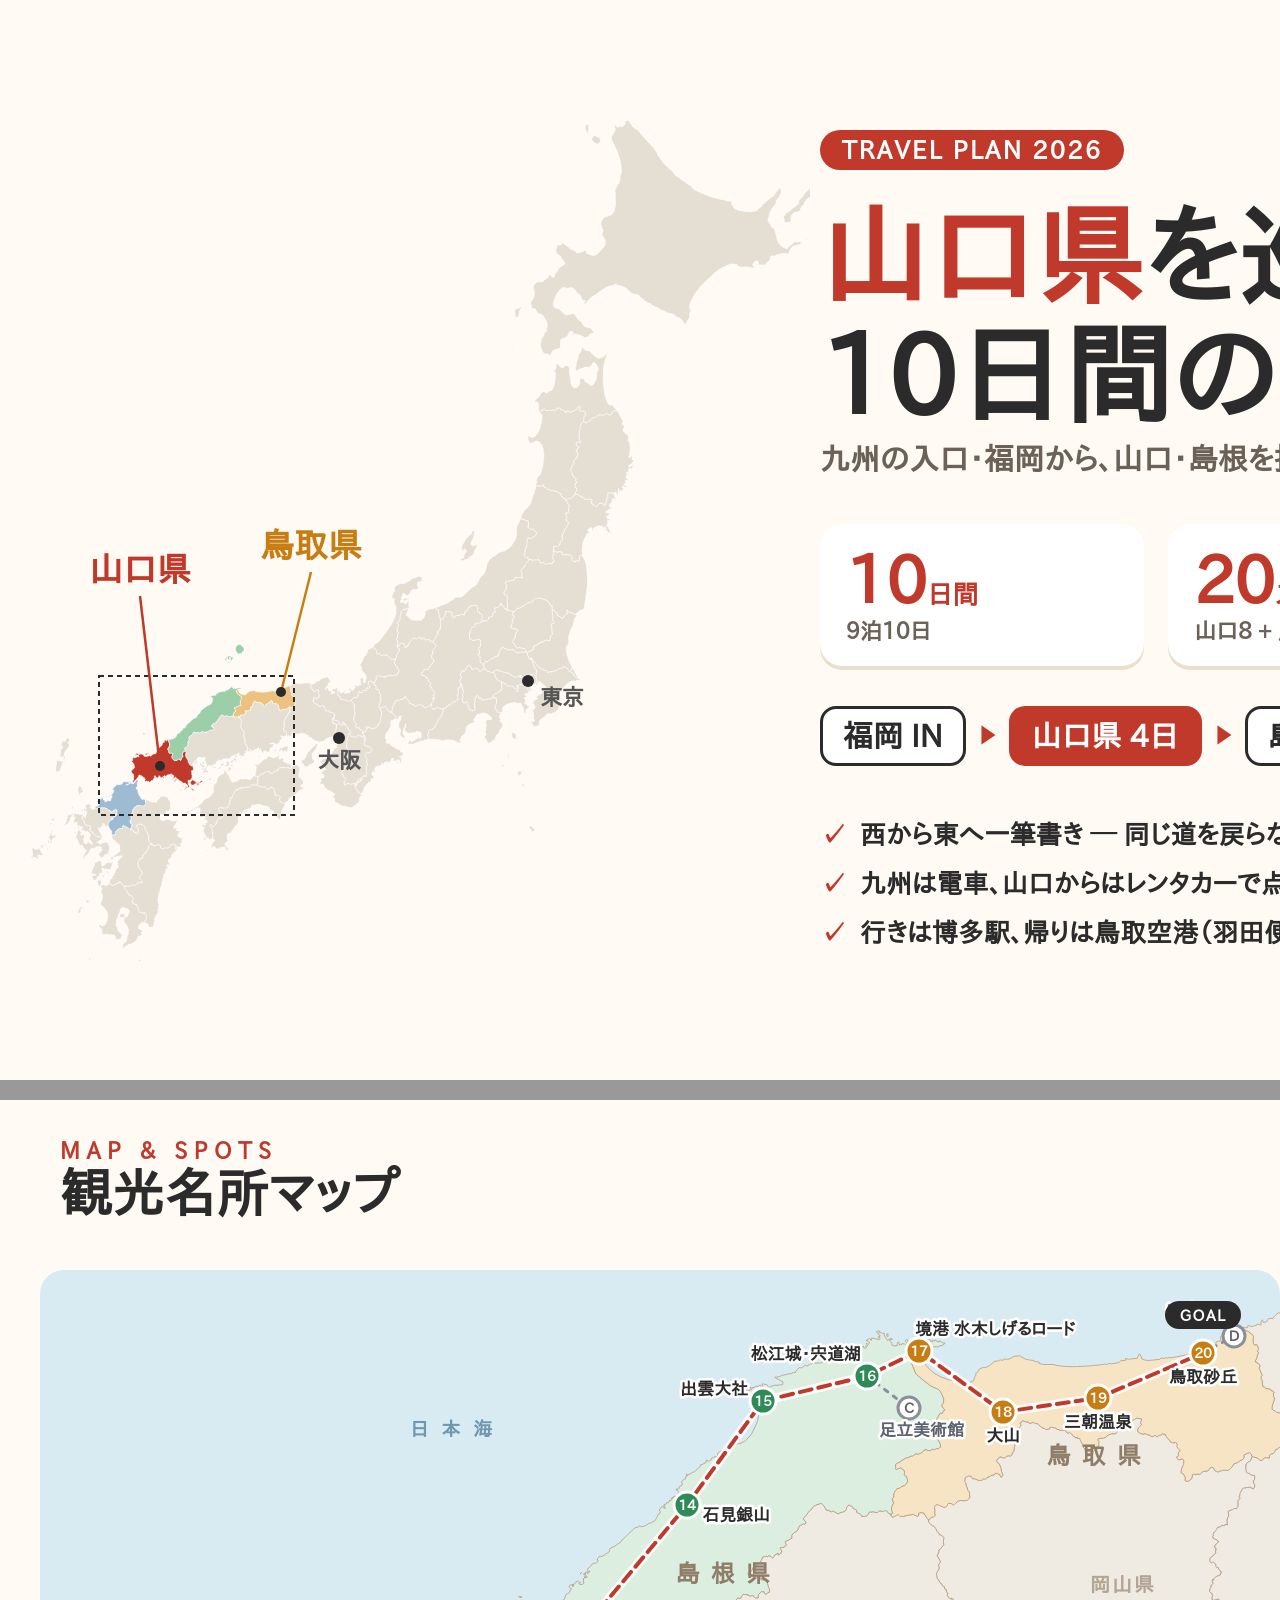
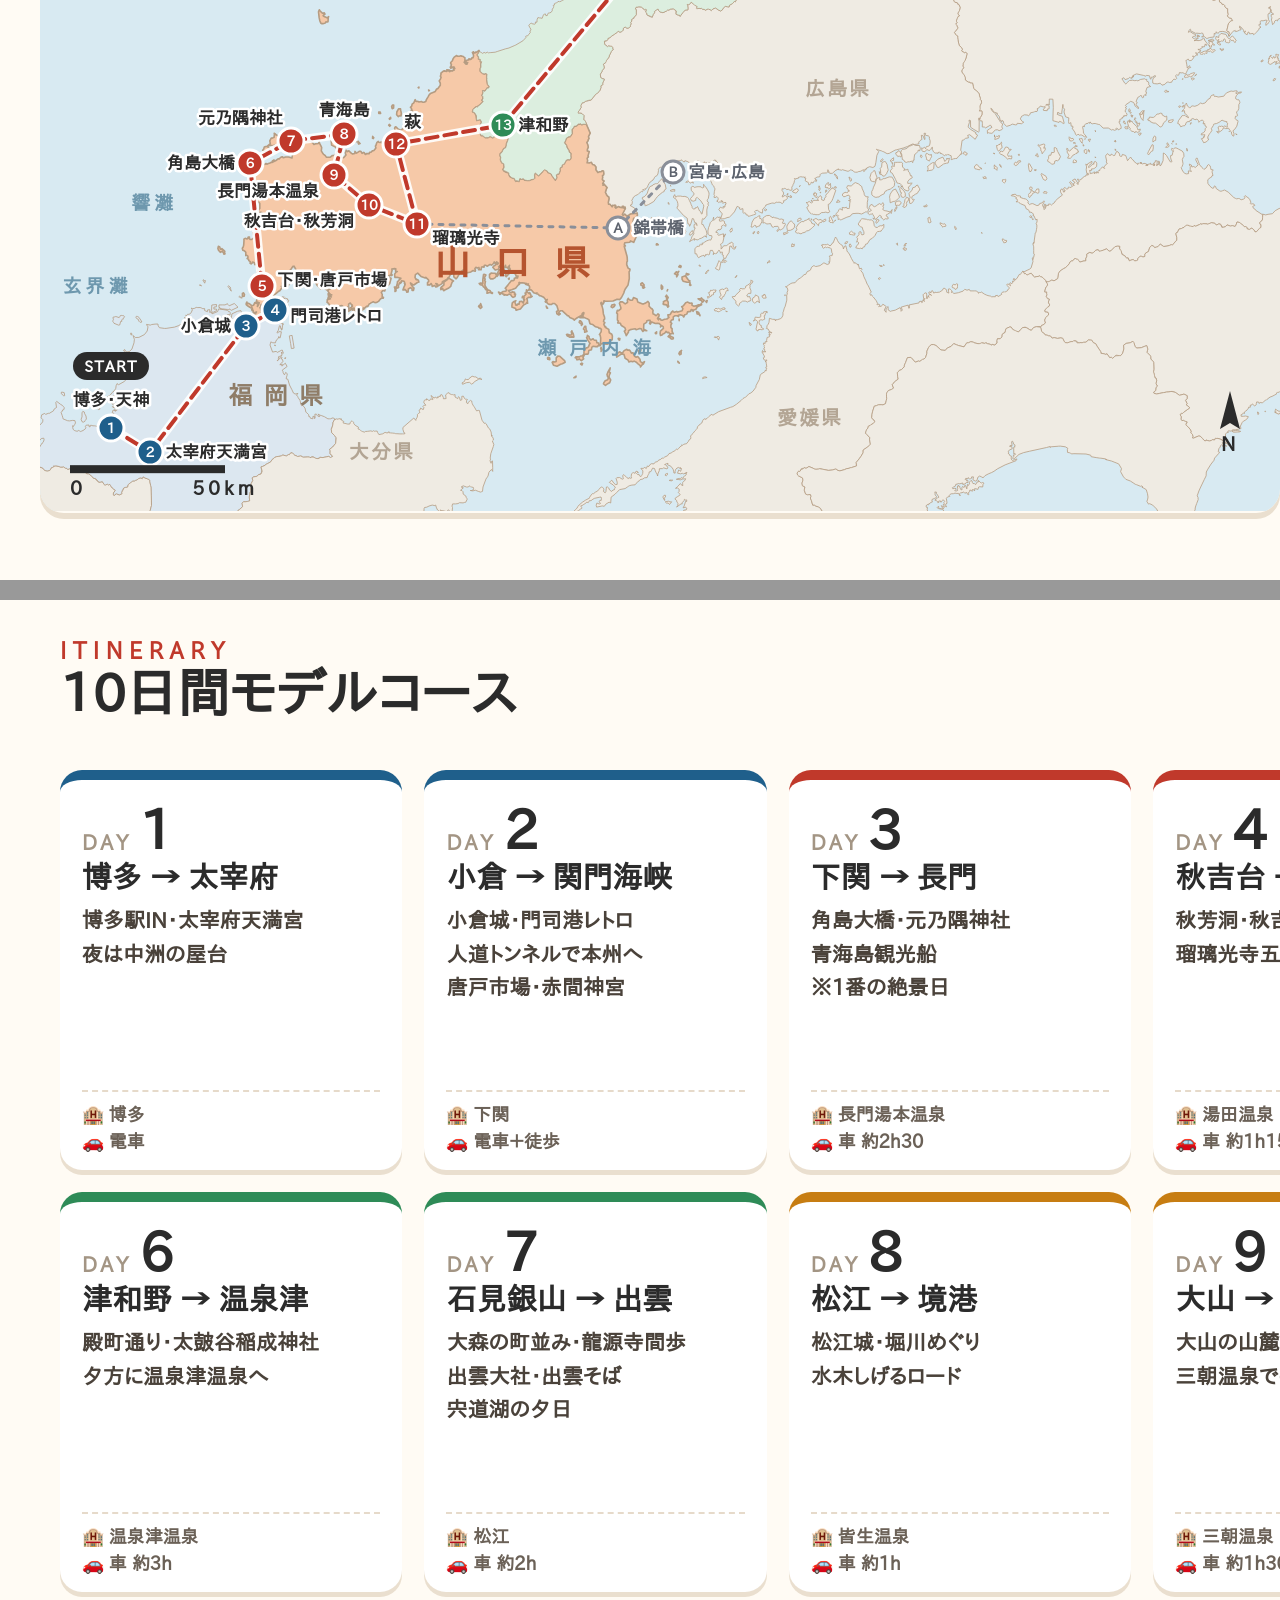
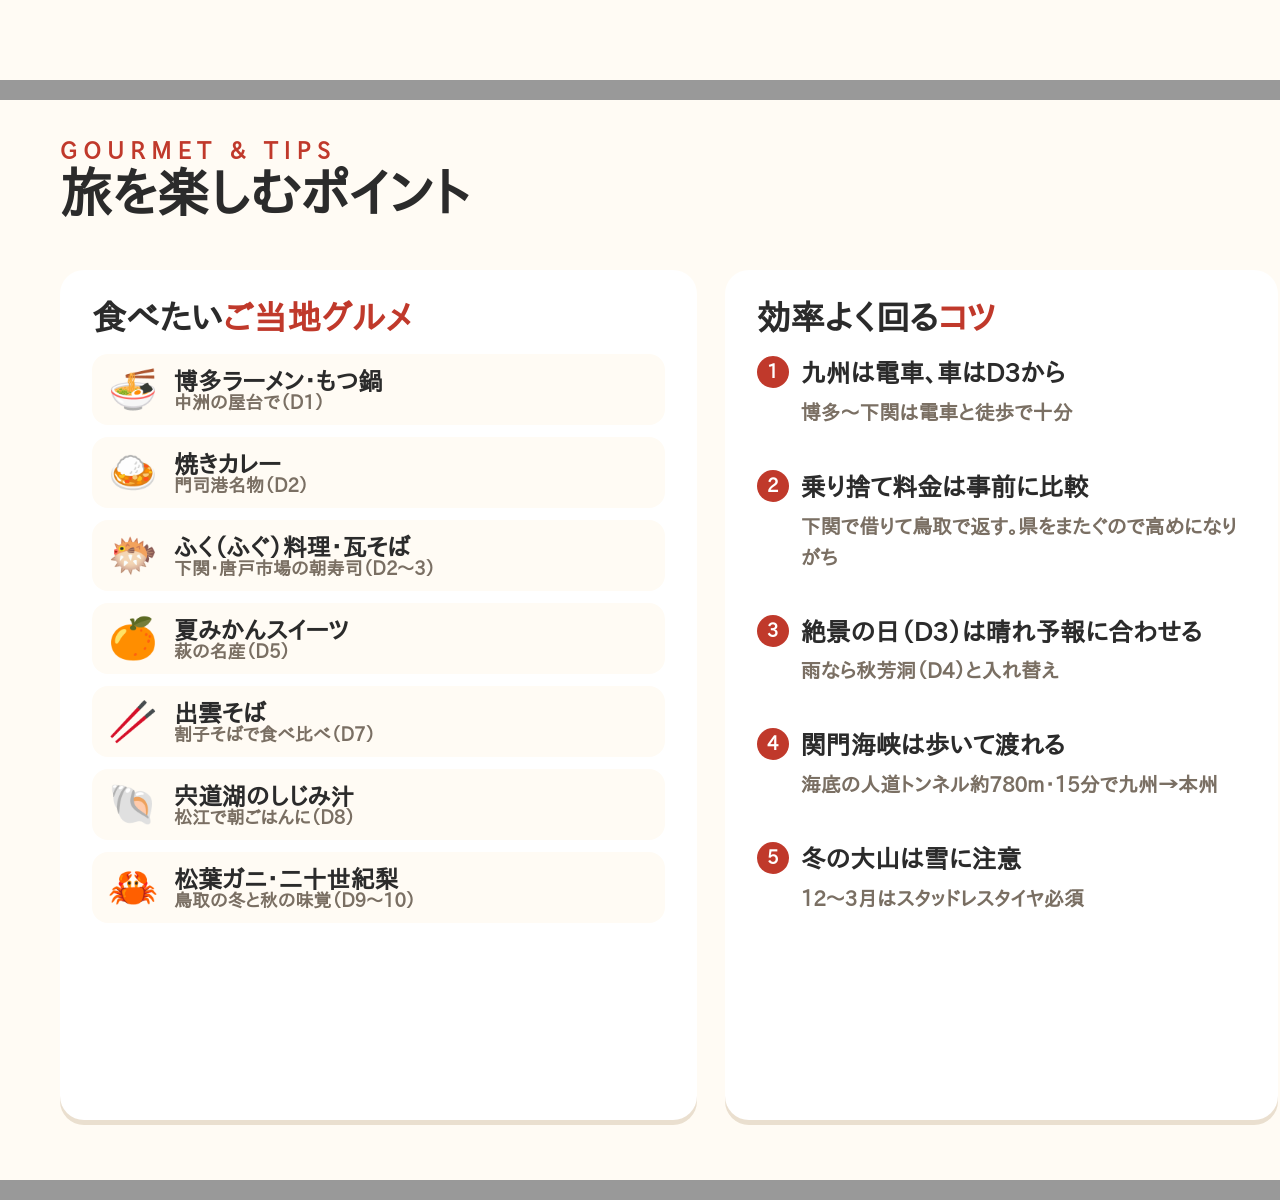
<file: yamaguchi-trip/slides.html>
<!doctype html><html lang="ja"><head><meta charset="utf-8">
<link href="https://fonts.googleapis.com/css2?family=Zen+Maru+Gothic:wght@500;700;900&display=swap" rel="stylesheet">
<style>
:root{--sea:#D8EAF2;--ink:#2B2B2B;--red:#C0392B;--blue:#1F5F8B;--paper:#FFFBF4}
*{box-sizing:border-box;margin:0;padding:0}
body{background:#999;font-family:"Zen Maru Gothic","IPAPGothic",sans-serif;color:var(--ink)}
.slide{width:1920px;height:1080px;background:var(--paper);position:relative;overflow:hidden;margin-bottom:20px}
.hdr{position:absolute;left:60px;top:40px}
.hdr .k{font-size:22px;letter-spacing:.3em;color:var(--red);font-weight:700}
.hdr h2{font-size:52px;font-weight:900;margin-top:4px}
.pg{position:absolute;right:60px;top:52px;font-size:22px;color:#8a7f72;font-weight:700}
/* slide1 */
.s1 .jp{position:absolute;left:30px;top:110px}
.jlbl{font-size:34px;font-weight:900;fill:var(--red)} .jsm{font-size:22px;fill:#555;font-weight:700}
.s1 .right{position:absolute;left:820px;top:130px;width:1020px}
.s1 .tag{display:inline-block;background:var(--red);color:#fff;font-weight:700;padding:8px 22px;border-radius:30px;font-size:24px;letter-spacing:.1em}
.s1 h1{font-size:108px;font-weight:900;line-height:1.1;margin:26px 0 10px}
.s1 h1 span{color:var(--red)}
.s1 .sub{font-size:30px;color:#6b6157;font-weight:700}
.stats{display:flex;gap:24px;margin:50px 0 40px}
.stat{flex:1;background:#fff;border-radius:22px;padding:24px 26px;box-shadow:0 4px 0 #EADFCF}
.stat b{font-size:64px;font-weight:900;color:var(--red);line-height:1} .stat b small{font-size:26px}
.stat p{font-size:22px;font-weight:700;margin-top:8px;color:#6b6157}
.flow{display:flex;align-items:center;gap:14px;font-size:30px;font-weight:900}
.flow .st{background:#fff;border:3px solid var(--ink);border-radius:16px;padding:12px 20px}
.flow .st.y{background:var(--red);border-color:var(--red);color:#fff}
.flow i{font-style:normal;color:var(--red)}
.points{margin-top:44px;font-size:26px;font-weight:700;line-height:1.9}
.points li{list-style:none;padding-left:40px;position:relative}
.points li:before{content:"✓";position:absolute;left:0;color:var(--red);font-weight:900}
/* slide2 */
.s2 .mapwrap{position:absolute;left:40px;top:170px;border-radius:24px;overflow:hidden;box-shadow:0 6px 0 #EADFCF}
.pref{font-size:24px;font-weight:900;fill:#8f7d68;letter-spacing:.1em} .pref.dim{font-size:20px;fill:#b3a594;font-weight:700} .pref.main{font-size:36px;fill:#B5542F;letter-spacing:.2em}
.sea{font-size:19px;fill:#6E98AE;font-weight:700;letter-spacing:.2em}
.mk{font-size:14px;font-weight:900;fill:#fff} .mk.gray{fill:#5d636e}
.lbl{font-size:17px;font-weight:900;fill:var(--ink)} .lbl.gray{fill:#5d636e;font-weight:700}
.halo{paint-order:stroke;stroke:#fff;stroke-width:5px;stroke-linejoin:round}
.flag{font-size:15px;font-weight:900;fill:#fff;letter-spacing:.1em}
.s2 .side{position:absolute;left:1310px;top:40px;right:40px}
.s2 h3{font-size:19px;font-weight:900;margin:12px 0 6px;padding-left:12px;border-left:8px solid}
.s2 ul{list-style:none;display:grid;grid-template-columns:1fr 1fr;gap:6px 8px}
.s2 li{display:flex;align-items:center;gap:8px;background:#fff;border-radius:12px;padding:6px 8px}
.s2 li .dot{flex:none;width:28px;height:28px;border-radius:50%;color:#fff;font-weight:900;font-size:13px;display:grid;place-items:center}
.s2 li div{flex:1;line-height:1.2;min-width:0} .s2 li b{font-size:14.5px;display:block} .s2 li small{font-size:12px;color:#7a6f63;font-weight:700}
.s2 li em{font-style:normal;font-size:12px;font-weight:900;background:#F3E6D4;border-radius:8px;padding:2px 6px;color:#8a5a2b;flex:none}
.optl{font-size:15px;font-weight:700;line-height:1.6;color:#5d636e}
.routekey{display:flex;gap:14px;font-size:15px;font-weight:700;margin-top:10px;color:#5d636e;align-items:center}
/* slide3 */
.grid{position:absolute;left:60px;right:60px;top:170px;display:grid;grid-template-columns:repeat(5,1fr);gap:22px}
.card{background:#fff;border-radius:22px;padding:22px 22px 18px;height:400px;display:flex;flex-direction:column;box-shadow:0 5px 0 #EADFCF;border-top:10px solid var(--blue)}
.card.y{border-top-color:var(--red)}
.dn{font-size:20px;font-weight:900;color:#a39584;letter-spacing:.15em} .dn b{font-size:54px;color:var(--ink);margin-left:8px;letter-spacing:0}
.card h4{font-size:30px;font-weight:900;margin:6px 0 12px}
.card p{font-size:21px;font-weight:700;line-height:1.6;color:#4a423a;flex:1}
.meta{display:flex;flex-direction:column;gap:6px;font-size:18px;font-weight:700;border-top:2px dashed #E6DACA;padding-top:12px;color:#6b6157}
.legend3{position:absolute;right:60px;top:60px;display:flex;gap:24px;font-size:20px;font-weight:700}
.legend3 span:before{content:"";display:inline-block;width:26px;height:10px;border-radius:5px;margin-right:8px;vertical-align:middle;background:var(--c)}
/* slide4 */
.cols{position:absolute;left:60px;right:60px;top:170px;display:grid;grid-template-columns:1.15fr 1fr 1fr;gap:28px}
.box{background:#fff;border-radius:24px;padding:30px 32px;box-shadow:0 5px 0 #EADFCF;height:850px}
.box h3{font-size:34px;font-weight:900;margin-bottom:20px} .box h3 span{color:var(--red)}
.food{display:grid;grid-template-columns:1fr;gap:12px}
.food div{display:flex;gap:16px;align-items:center;background:var(--paper);border-radius:16px;padding:12px 16px}
.food i{font-style:normal;font-size:40px} .food b{font-size:24px;display:block} .food small{font-size:18px;color:#7a6f63;font-weight:700}
.tips li{list-style:none;font-size:25px;font-weight:700;line-height:1.55;margin-bottom:40px;padding-left:44px;position:relative}
.tips li:before{content:attr(data-n);position:absolute;left:0;top:2px;width:32px;height:32px;border-radius:50%;background:var(--red);color:#fff;font-size:18px;display:grid;place-items:center}
.tips li small{display:block;font-size:20px;margin-top:4px;color:#7a6f63}
</style></head><body>
<section class="slide s1" id="s1">
 <div class="jp"><svg viewBox="0 0 780 851" width="780" height="851">
<path d="M288.5,580.1L287.3,580.3L286.1,580.6L285.3,581.3L284.0,581.5L283.1,580.7L282.6,579.4L281.6,578.6L281.0,577.8L280.4,576.9L280.9,575.8L281.1,574.5L280.9,573.2L281.8,573.8L283.5,573.9L284.7,573.3L285.4,572.5L286.0,571.7L286.9,571.2L288.2,571.0L289.6,570.4L290.6,569.5L291.0,568.5L292.4,568.2L293.6,567.8L294.7,567.4L296.1,567.2L296.7,566.4L297.6,567.1L298.4,568.3L299.2,569.1L299.8,569.9L300.5,570.8L300.3,572.3L299.2,572.6L298.3,573.6L297.8,575.4L297.0,576.3L296.1,577.3L295.5,578.2L295.3,579.5L296.2,578.7L297.2,577.9L297.9,577.0L298.1,578.2L299.2,578.8L298.1,579.1L298.6,580.3L299.8,581.3L301.1,581.0L301.9,581.9L301.4,583.1L301.1,584.2L302.4,583.6L303.3,582.8L304.0,583.6L304.6,582.8L304.7,581.4L303.9,582.1L302.3,582.0L302.2,580.8L302.2,579.3L303.6,579.1L304.8,578.7L306.0,578.4L306.4,577.3L307.2,576.6L307.0,577.9L307.8,578.5L307.4,579.9L307.0,580.9L307.9,581.7L308.2,582.9L307.5,583.8L308.0,584.8L308.8,585.6L309.3,586.7L310.6,587.3L310.5,588.8L311.6,589.3L312.9,589.4L314.1,589.6L315.5,590.0L316.5,590.4L317.5,590.9L318.9,590.6L320.1,590.3L321.3,590.6L322.0,591.5L322.5,592.4L323.3,593.2L323.7,594.3L324.3,595.1L325.1,594.4L324.8,595.9L324.4,597.0L324.1,598.2L324.5,599.9L324.9,601.6L325.0,603.1L324.8,604.3L324.4,605.4L324.2,606.7L323.7,608.0L324.0,609.2L324.3,610.6L325.0,611.7L325.4,612.9L326.3,613.8L326.0,615.0L325.6,616.3L326.2,617.3L327.1,618.1L328.2,617.4L329.1,616.9L329.1,618.3L329.7,619.1L330.4,620.0L331.6,619.7L332.0,620.7L332.9,621.4L332.2,622.2L332.7,623.1L333.1,624.2L333.9,625.5L333.5,626.7L332.6,627.4L331.4,627.2L331.0,626.0L329.9,625.6L328.4,625.6L327.3,626.1L326.8,627.4L324.9,627.6L324.0,627.1L322.9,626.7L321.6,626.5L320.8,625.9L319.9,625.1L319.5,623.5L320.1,622.6L319.9,621.2L319.1,620.4L318.4,619.3L317.9,618.3L317.5,617.2L316.8,616.3L315.9,615.5L315.2,614.5L314.1,614.9L314.5,613.2L313.6,612.5L312.6,613.0L312.1,613.9L312.9,615.1L311.7,615.6L310.4,614.8L309.5,613.9L308.7,613.3L308.6,611.8L307.6,610.8L306.4,610.3L305.0,610.4L303.9,609.9L303.8,608.3L304.3,606.6L304.9,605.8L304.3,604.7L303.6,603.4L302.3,603.0L301.6,602.3L300.4,602.6L299.4,602.2L299.9,601.1L298.5,600.7L297.1,601.1L296.2,601.6L295.3,601.0L295.5,599.7L295.1,598.5L293.9,597.9L294.2,596.3L293.0,595.7L291.3,596.0L290.5,596.8L289.6,596.3L288.5,595.8L287.3,595.4L286.9,594.4L285.8,593.9L284.6,593.5L283.6,593.0L283.5,591.6L283.2,590.0L283.5,588.8L283.9,587.5L285.5,587.9L286.4,588.7L287.5,588.3L288.2,587.4L289.1,586.8L289.1,585.0L288.7,583.8L288.4,582.4L288.8,581.1Z" fill="#E4DED3" stroke="#fff" stroke-width=".6"/>
<path d="M56.6,691.4L56.1,690.4L56.6,691.4ZM51.9,692.8L51.2,691.9L52.4,691.7L51.9,692.8ZM57.1,693.9L57.4,692.6L57.1,693.9ZM64.5,698.1L65.8,698.0L67.2,698.1L68.6,697.9L70.1,698.1L71.2,697.8L72.5,697.6L73.7,697.9L74.9,697.6L76.1,698.5L77.7,699.3L78.7,700.2L79.7,700.7L80.9,701.2L81.1,702.4L82.4,702.1L82.9,701.0L84.1,700.0L85.4,699.5L86.6,699.7L87.0,701.0L87.0,702.4L87.0,704.0L86.8,705.4L85.4,705.6L84.2,706.1L84.4,707.5L83.1,708.1L82.8,709.2L82.1,708.2L81.8,709.5L81.3,710.5L80.3,710.1L80.0,711.2L79.6,712.4L78.6,713.0L78.0,714.2L78.5,715.2L78.7,716.6L77.1,716.7L75.7,716.6L75.2,715.6L74.6,714.8L74.2,713.7L72.7,713.6L72.8,715.2L71.6,716.4L70.3,717.5L69.4,718.5L68.6,717.8L68.2,718.9L69.0,719.6L69.3,720.9L70.0,721.8L70.4,722.8L70.9,723.9L71.2,725.0L72.0,725.7L72.8,726.8L71.8,727.4L70.6,727.2L69.2,726.6L67.7,726.5L66.6,726.2L65.5,725.7L64.7,724.8L64.0,723.9L62.8,723.5L62.5,722.2L61.5,721.5L60.3,720.9L59.7,720.0L59.4,718.9L60.5,718.7L60.4,717.3L60.1,716.0L58.9,715.7L57.7,716.0L56.7,715.2L55.5,715.1L54.6,714.5L54.2,713.4L54.2,712.0L53.7,710.5L52.8,709.5L52.1,708.4L52.3,707.1L52.7,706.0L54.1,706.3L54.7,707.2L55.3,708.3L55.0,707.1L55.8,706.3L55.0,705.7L55.9,705.1L56.3,703.9L56.7,702.8L56.6,701.4L55.2,701.3L54.4,700.6L53.8,699.8L53.0,699.0L54.1,698.6L54.4,697.5L55.3,698.5L55.7,699.6L56.3,698.4L55.3,697.9L55.5,696.7L55.1,695.5L56.1,696.0L55.6,695.0L56.0,694.1L57.3,694.7L57.8,693.7L59.0,694.0L60.4,694.8L61.3,695.6L60.6,696.3L60.0,697.4L60.7,698.2L61.7,699.0L62.8,699.5L64.2,699.3L64.5,698.1Z" fill="#E4DED3" stroke="#fff" stroke-width=".6"/>
<path d="M112.5,714.5L113.4,715.5L114.2,716.2L115.0,717.6L115.3,719.0L115.9,720.7L116.8,721.4L117.4,722.8L117.8,724.3L118.6,725.2L119.1,726.2L118.6,727.2L118.6,728.8L118.9,730.2L119.4,731.8L120.2,732.6L121.2,733.3L122.0,733.9L121.2,734.7L119.8,735.0L119.0,736.0L118.6,737.1L118.3,738.7L117.1,740.4L115.6,741.4L115.4,742.7L114.9,743.7L113.5,744.4L112.8,745.3L112.8,747.2L112.3,748.4L111.2,748.9L110.1,748.5L109.4,749.3L109.2,750.5L108.6,751.4L108.2,752.6L107.9,753.9L108.3,755.1L108.4,756.9L109.1,758.1L109.8,758.7L110.7,759.3L111.1,760.7L111.6,762.1L112.5,763.1L112.1,764.2L111.5,765.3L110.8,766.0L109.9,766.8L109.7,768.1L110.7,768.5L111.1,769.6L112.1,770.5L112.1,772.1L111.9,773.3L110.8,772.9L109.4,772.6L108.2,772.1L107.4,772.9L106.9,773.9L106.4,775.1L105.1,775.3L103.8,774.9L102.4,775.0L101.4,776.1L100.0,776.1L97.7,776.4L96.5,776.1L95.0,776.3L93.3,775.2L92.5,774.6L91.9,773.4L90.6,773.1L90.1,771.4L89.2,772.3L88.3,773.2L87.0,773.5L86.0,774.3L84.6,774.3L83.9,775.2L82.6,775.5L80.8,775.2L80.1,773.7L79.2,772.7L79.4,771.6L79.7,770.3L80.3,769.3L81.1,768.7L82.5,768.5L81.8,767.7L82.2,766.7L83.0,765.9L83.6,765.1L83.8,763.9L84.4,763.0L85.0,762.0L85.3,760.3L86.8,758.6L87.6,757.9L88.5,757.2L88.0,756.0L87.3,754.8L87.9,753.6L86.8,752.0L87.7,751.0L88.5,750.2L89.1,749.3L90.0,748.2L91.1,747.7L90.4,746.8L92.0,747.0L92.3,745.8L90.6,745.9L89.6,746.3L88.1,746.4L86.7,746.7L85.7,747.1L84.3,747.2L83.1,746.5L83.7,745.7L85.0,744.8L86.0,744.3L87.0,743.8L87.5,742.8L88.7,741.9L90.0,741.3L90.0,739.5L89.6,738.4L89.9,737.0L89.7,735.8L88.9,734.9L88.3,733.6L86.5,733.5L86.4,731.9L85.0,731.0L84.1,730.4L83.4,729.6L82.5,728.9L82.2,727.6L82.0,725.7L81.3,724.8L82.9,724.8L84.4,724.8L85.7,724.5L85.3,723.4L84.9,722.1L85.8,721.4L86.7,720.7L87.7,720.0L88.3,718.8L89.4,718.5L91.0,718.5L92.3,718.7L92.5,717.2L92.9,715.8L93.8,716.3L95.5,716.1L96.2,716.9L97.1,717.6L98.3,717.9L99.4,718.4L100.2,719.0L101.1,719.6L102.5,720.0L102.9,721.2L103.8,721.9L105.3,722.0L106.2,723.6L107.4,723.3L108.1,722.5L108.3,721.3L108.6,720.0L108.0,718.9L107.2,718.0L106.6,716.9L106.9,715.2L108.0,714.8L109.1,714.3L110.2,713.8L111.8,714.4ZM81.7,750.9L80.9,750.1L81.5,749.2L80.4,748.5L81.0,747.7L81.5,746.8L82.5,746.3L83.1,747.4L83.3,748.5L82.7,749.3L83.0,750.4L81.7,750.6ZM84.6,749.1L84.2,747.9L85.1,747.3L85.0,748.8ZM83.5,751.2L83.5,749.8L83.8,748.6L84.5,749.4L83.9,750.4ZM78.6,758.9L77.5,759.3L75.9,759.2L75.0,758.5L74.1,759.5L73.5,758.3L72.6,757.8L71.8,758.6L71.6,759.8L72.7,760.1L72.5,761.4L72.1,762.8L71.3,763.7L70.5,764.3L70.6,763.0L69.8,763.7L69.0,764.4L70.0,764.8L69.4,765.9L68.2,766.2L67.6,766.9L66.8,767.6L67.3,768.5L66.2,769.2L65.6,770.0L64.7,770.7L64.2,769.8L63.9,771.0L62.6,770.8L62.7,769.4L63.2,768.5L62.7,767.6L61.6,768.3L61.8,767.0L62.4,766.0L63.3,765.0L64.0,765.7L64.6,764.8L65.0,765.8L65.9,764.9L64.8,764.3L63.5,764.1L62.5,764.5L61.9,763.5L61.6,761.8L62.0,760.7L62.5,759.7L62.9,758.5L63.5,757.0L64.4,755.5L64.5,754.1L64.3,752.6L63.3,751.8L64.4,751.4L64.7,752.8L65.8,752.4L66.8,751.9L67.6,751.2L68.7,750.9L69.9,750.6L71.1,750.8L71.4,752.3L71.4,753.7L71.9,754.6L71.5,756.0L73.1,755.7L74.1,754.9L75.2,754.4L75.9,753.7L77.0,752.5L78.3,752.2L79.4,752.5L80.2,753.2L81.1,752.6L82.1,752.2L83.4,751.8L83.0,752.8L82.5,754.0L82.3,755.2L81.5,756.3L81.1,757.3L80.9,758.7L80.1,759.7L78.9,760.2L78.4,759.3ZM81.5,761.1L81.1,760.0L82.0,760.6ZM76.6,762.7L76.2,761.6L77.1,761.1L77.8,761.8L77.0,762.6ZM76.3,764.7L77.1,763.9L77.7,762.8L78.3,762.1L79.4,762.5L78.8,763.4L78.2,764.2L77.0,764.6ZM64.8,773.1L64.2,772.0L63.7,773.0L63.6,771.4L64.7,772.2Z" fill="#E4DED3" stroke="#fff" stroke-width=".6"/>
<path d="M257.0,635.7L258.4,635.8L257.7,636.5L258.2,637.6L257.9,638.9L257.4,640.2L257.7,641.5L257.1,642.3L256.0,641.9L255.0,642.4L255.8,641.4L255.2,640.6L254.0,641.2L253.6,642.5L253.1,643.5L252.1,642.9L252.7,641.9L252.5,640.7L251.4,640.3L250.2,640.8L249.4,641.5L248.4,641.0L249.1,639.7L249.5,638.5L250.7,638.1L252.0,637.7L253.1,637.1L254.1,636.3L255.6,636.5L256.8,635.7ZM242.4,639.4L243.0,640.4L242.4,639.4ZM245.6,641.6L244.5,641.0L243.7,640.3L244.8,639.9L245.7,639.3L246.7,640.0L246.2,640.9ZM241.7,642.6L240.9,641.8L240.5,640.8L241.9,641.5ZM227.1,646.0L226.7,644.9L227.1,646.0ZM243.8,646.2L244.4,644.5L243.8,646.2ZM231.5,646.8L231.0,645.7L232.0,645.0L232.9,645.7L231.9,646.3ZM228.6,647.8L228.1,646.8L228.6,645.8L229.4,645.2L230.0,646.5L229.1,647.2ZM248.1,659.2L248.0,660.6L247.1,661.1L245.7,660.9L244.8,661.5L243.8,662.2L243.1,663.0L242.1,663.6L240.6,663.2L239.7,662.6L239.3,661.3L237.9,662.1L236.3,662.1L234.9,662.4L233.9,663.4L233.0,663.9L231.7,663.7L231.1,664.5L229.9,665.3L229.6,666.4L228.6,666.9L227.3,666.6L226.2,666.3L225.1,665.9L224.0,665.4L225.3,664.8L225.5,663.3L225.7,662.0L225.8,660.7L226.0,659.3L226.2,658.2L226.3,656.8L225.7,656.0L224.9,655.3L224.2,654.5L223.3,653.9L222.6,653.0L224.1,653.4L224.8,654.2L226.2,654.6L227.3,653.8L227.4,655.2L228.1,654.3L229.2,653.8L230.0,653.0L230.6,652.2L231.6,651.5L232.3,650.8L233.4,650.1L234.2,649.4L233.9,647.7L234.9,647.3L234.4,648.3L235.2,647.6L234.9,648.8L235.9,649.2L236.6,648.2L237.2,647.3L237.4,646.0L238.5,646.3L240.2,646.3L241.2,646.9L241.9,647.6L243.5,647.7L244.7,648.0L245.4,647.2L246.2,645.9L247.2,647.4L247.5,646.3L248.0,645.0L249.1,645.6L249.1,647.0L248.9,648.3L249.5,649.3L250.6,648.9L250.2,647.7L251.2,648.3L251.3,646.8L251.8,647.8L252.5,648.6L253.2,647.8L253.8,648.7L253.7,649.9L253.1,650.9L253.8,651.7L255.0,652.1L256.3,652.4L257.2,653.2L258.4,653.6L259.6,653.4L260.2,654.3L260.7,655.3L261.6,656.0L261.3,657.4L260.8,658.9L259.7,658.5L258.7,657.9L257.7,657.3L256.7,658.0L255.5,658.2L254.2,657.5L252.4,657.6L251.2,658.0L249.9,657.9L248.6,658.5ZM225.1,649.0L225.0,647.6L225.5,648.5ZM227.6,650.4L226.9,649.4L227.8,650.1ZM225.1,653.3L225.4,652.0L226.6,651.8L225.6,652.5Z" fill="#E4DED3" stroke="#fff" stroke-width=".6"/>
<path d="M374.8,587.1L376.2,586.5L375.6,587.7L376.4,588.4L377.2,589.0L378.1,589.8L378.6,590.7L379.4,591.5L379.5,593.1L380.2,593.9L381.7,593.8L383.1,594.8L384.2,595.1L384.8,596.2L386.1,595.9L387.4,595.7L388.2,595.1L388.9,594.2L390.3,594.2L391.2,594.8L392.0,595.4L393.1,595.9L393.7,596.7L394.7,597.2L395.7,597.9L396.7,597.4L397.6,596.7L398.7,596.0L399.6,595.4L400.3,594.6L401.7,594.6L401.3,595.9L401.9,597.5L402.5,598.3L402.9,599.4L404.1,598.8L405.4,598.8L406.0,597.8L407.1,597.4L408.5,597.7L409.6,598.1L411.0,598.3L411.7,599.0L413.4,598.5L413.1,600.1L413.6,601.3L413.0,602.6L412.1,603.1L412.4,604.4L411.5,605.2L411.3,606.4L410.5,607.0L409.6,607.8L409.0,608.6L408.4,609.5L408.0,610.6L408.2,612.4L407.4,613.3L406.2,613.9L405.8,615.1L405.4,616.0L405.0,617.3L404.1,617.9L403.1,618.9L401.9,619.2L400.9,619.7L399.8,620.1L398.9,620.7L398.4,621.5L398.6,623.0L397.9,623.7L397.9,625.2L398.2,626.8L398.6,627.9L398.3,629.2L396.9,629.6L393.2,630.5L391.8,630.9L387.8,632.3L386.5,632.8L385.0,633.3L383.3,634.1L382.0,634.3L380.8,634.1L378.2,634.8L377.9,633.7L379.1,630.8L379.9,630.1L380.5,630.9L381.1,631.7L382.6,631.3L383.5,630.4L384.8,629.9L385.8,629.2L386.9,628.9L387.7,628.2L388.5,627.4L389.3,626.1L390.0,628.3L389.3,629.1L390.7,628.6L390.4,626.5L391.5,626.8L390.9,624.9L391.4,623.3L390.5,622.0L389.2,621.9L387.7,621.6L386.8,621.1L386.0,622.0L384.9,622.6L384.6,624.1L384.1,622.9L382.6,622.8L381.3,622.7L380.6,623.5L379.6,623.0L378.7,623.5L377.4,623.1L376.6,622.0L375.7,621.2L374.8,620.7L374.4,619.4L375.0,618.4L375.5,616.9L375.6,615.4L375.9,613.7L375.4,614.7L375.3,616.0L374.6,617.6L373.9,618.6L373.3,619.6L373.2,621.4L372.9,622.9L373.3,624.2L374.0,625.2L374.9,625.9L375.3,627.0L374.3,627.9L373.1,627.5L372.2,627.0L370.8,626.1L369.9,625.1L370.2,622.0L370.6,620.1L370.1,618.6L369.2,617.9L368.5,617.2L368.6,615.4L368.9,613.0L369.3,611.9L369.6,610.8L370.7,610.3L370.7,608.4L370.8,606.8L371.9,606.4L371.2,605.7L370.5,606.5L370.0,607.4L369.5,608.4L369.8,606.3L368.6,606.6L368.9,607.8L369.3,609.0L368.1,609.3L368.0,608.0L367.6,609.1L366.7,609.7L365.9,608.8L365.5,607.7L365.4,606.4L364.6,605.4L363.7,604.8L362.9,603.7L361.9,603.1L361.8,601.1L362.3,599.3L362.2,597.8L362.7,596.3L363.3,595.1L364.2,593.9L365.0,592.3L365.5,591.1L366.3,589.7L368.0,590.2L370.4,589.7L371.6,589.2L373.0,589.1L374.8,588.0ZM368.1,611.0L368.4,609.8L368.1,611.0ZM368.0,620.0L367.7,618.7L368.7,619.3ZM378.8,627.0L377.9,626.3L379.0,626.6Z" fill="#E4DED3" stroke="#fff" stroke-width=".6"/>
<path d="M509.3,487.9L510.7,488.4L512.4,488.7L513.3,489.2L514.6,489.5L515.9,489.9L516.7,490.5L517.7,491.1L518.2,492.0L519.2,492.7L519.8,493.6L520.0,494.8L520.8,495.5L522.0,495.2L521.8,496.6L522.2,497.6L522.1,499.0L522.6,500.1L522.2,501.2L522.3,502.5L522.5,503.9L522.6,505.4L523.0,506.7L523.0,508.2L522.5,509.4L522.7,510.7L523.8,511.8L524.2,513.0L523.0,513.6L521.9,513.8L520.9,514.5L521.4,515.5L521.8,516.7L521.6,518.0L522.2,519.1L522.0,520.4L522.3,522.0L522.4,523.7L522.0,524.7L521.4,525.5L520.6,526.7L520.1,527.8L520.1,529.2L519.6,530.6L518.4,530.9L517.5,530.1L516.2,530.2L515.6,531.2L514.6,530.7L513.8,532.0L512.5,532.1L511.1,532.2L509.6,532.6L508.6,533.8L507.5,534.2L507.1,536.0L505.6,535.7L504.3,535.9L503.7,536.9L503.6,538.4L503.0,540.0L501.5,540.7L500.2,541.3L498.8,542.2L497.9,541.7L497.0,542.3L496.0,541.9L495.8,540.7L495.0,540.0L494.7,538.8L493.9,538.0L492.6,538.4L491.1,538.1L489.8,537.5L488.6,537.9L487.4,538.2L486.8,537.2L485.8,536.7L485.0,535.8L484.8,534.4L483.9,533.8L482.9,532.9L482.4,531.8L483.0,530.9L483.5,529.7L484.2,528.8L484.7,527.8L485.7,527.2L485.3,526.1L485.2,524.8L485.9,523.7L486.0,522.2L487.1,521.6L487.8,520.7L487.3,519.3L486.0,519.1L484.7,519.0L483.3,518.7L481.8,518.4L480.9,517.5L481.0,516.0L481.3,514.8L482.1,513.4L482.7,512.3L482.9,511.1L482.1,510.3L482.4,509.2L483.2,508.4L483.8,507.5L484.4,506.6L483.4,505.9L482.5,505.3L482.2,504.1L482.9,503.3L483.7,502.2L484.1,501.2L485.4,500.9L486.0,499.7L486.7,498.8L487.6,498.2L489.4,497.9L490.5,497.3L491.5,496.8L492.3,495.7L494.0,495.6L494.5,494.7L495.6,494.2L496.4,493.3L497.9,492.9L499.2,492.6L500.4,492.2L501.0,491.4L502.3,491.7L502.9,490.9L503.1,489.6L504.2,488.6L505.3,488.2L506.4,487.8L507.9,487.9L509.3,487.9Z" fill="#E4DED3" stroke="#fff" stroke-width=".6"/>
<path d="M438.0,555.3L439.2,555.7L441.1,556.4L441.5,557.7L441.7,559.4L443.2,559.6L443.7,558.7L445.1,558.6L446.3,558.3L447.7,558.4L448.8,558.9L448.6,560.5L449.8,561.1L451.0,560.9L452.1,560.0L452.8,559.2L454.0,558.9L455.0,559.3L456.8,559.9L457.4,561.1L458.6,561.4L459.9,561.8L460.8,562.4L462.2,562.1L463.7,562.0L464.1,563.0L464.8,564.2L465.1,565.6L465.5,566.9L466.0,567.8L466.7,568.6L467.4,569.7L468.2,570.3L469.1,570.8L470.3,571.4L471.7,572.0L471.5,573.5L471.8,574.7L472.2,576.1L471.7,577.2L472.0,578.6L471.2,579.4L470.8,580.8L470.0,581.5L468.9,581.8L467.8,582.8L467.0,583.4L465.8,583.7L464.8,584.3L463.4,585.2L462.9,586.2L462.5,587.4L461.7,588.4L460.5,589.0L459.6,588.5L458.6,589.1L457.4,589.3L454.9,589.8L453.6,589.9L451.9,590.4L451.5,588.4L450.0,588.0L448.7,588.3L448.3,586.8L447.8,585.9L446.4,586.0L445.9,587.0L445.3,588.1L445.1,590.3L445.3,591.6L444.4,592.9L444.7,594.5L444.4,595.8L445.0,597.4L445.2,598.7L444.4,599.6L443.9,600.6L442.6,600.7L441.2,600.5L440.2,599.5L439.1,599.0L438.8,597.2L438.0,595.6L437.8,594.3L437.5,592.9L436.4,592.1L435.2,592.6L434.2,593.4L433.1,592.8L432.5,591.9L432.8,590.6L432.2,589.8L432.4,588.3L433.0,586.8L432.8,585.4L432.4,584.3L433.0,582.1L433.2,580.8L433.0,579.3L432.4,578.3L432.2,576.3L431.6,575.1L431.2,574.0L430.7,573.0L430.1,572.2L429.9,570.7L430.1,569.3L431.2,568.2L431.9,567.5L431.2,566.8L430.1,566.1L430.3,564.4L430.9,563.0L431.5,561.9L432.0,560.4L433.4,561.0L434.1,561.7L435.1,560.2L435.9,559.2L436.4,558.3L436.8,557.1L437.5,556.2Z" fill="#E4DED3" stroke="#fff" stroke-width=".6"/>
<path d="M338.4,570.9L339.6,570.6L340.7,571.4L341.9,571.9L343.3,572.5L344.3,573.0L344.2,574.4L344.9,575.5L346.2,575.6L346.2,577.3L345.9,578.8L346.9,579.4L348.0,578.9L348.7,579.6L349.5,580.4L349.9,581.5L349.1,582.5L349.6,583.5L350.5,584.1L350.6,585.6L350.2,586.7L350.7,587.6L351.6,588.5L350.8,589.4L350.2,590.3L350.3,591.6L350.1,592.9L349.6,593.8L349.4,596.0L348.7,596.8L349.3,597.6L350.2,598.3L350.1,600.0L351.3,600.8L352.1,601.6L351.6,602.6L351.5,604.1L351.4,605.6L351.5,607.1L350.6,607.9L350.7,609.3L350.5,610.6L350.3,611.9L349.7,612.8L348.4,614.1L348.2,615.3L347.7,616.5L346.5,617.0L345.3,617.9L343.9,618.2L342.9,618.9L341.6,618.6L340.5,618.1L339.8,617.4L338.3,617.5L337.2,617.1L335.6,617.0L336.2,618.2L337.4,618.7L336.5,619.2L335.8,620.1L335.7,621.5L334.6,622.1L333.4,622.6L332.2,622.2L332.9,621.4L332.0,620.7L331.6,619.7L330.4,620.0L329.9,619.1L329.1,618.3L329.1,616.9L328.2,617.4L327.2,618.1L326.4,617.4L325.6,616.3L325.9,615.1L326.3,613.8L325.4,612.9L325.0,611.7L324.0,611.3L323.7,610.0L323.8,608.7L324.2,607.8L324.4,606.3L324.6,605.0L325.0,603.7L325.1,602.4L324.7,601.1L324.3,599.1L324.4,597.4L324.8,596.1L325.3,595.0L323.9,594.6L323.4,593.3L322.5,592.4L321.9,591.6L321.3,590.6L321.8,589.5L322.6,588.7L323.3,587.3L325.0,587.3L325.8,588.2L326.8,587.7L327.3,586.4L327.8,585.5L328.0,584.0L328.3,582.8L329.0,581.1L329.6,581.9L330.6,582.5L332.0,582.7L332.4,581.5L332.9,580.5L334.3,580.4L335.4,579.9L336.4,580.6L336.5,579.2L336.8,577.9L338.2,578.2L339.3,577.8L339.6,576.8L339.2,575.5L338.7,574.1L338.3,573.0L338.3,571.5Z" fill="#E4DED3" stroke="#fff" stroke-width=".6"/>
<path d="M450.3,530.2L449.1,529.7L447.9,529.5L446.8,529.7L445.6,530.6L444.1,530.1L443.3,530.8L442.0,530.6L441.5,529.7L440.1,529.1L439.5,527.9L439.3,526.3L439.5,525.0L439.8,523.6L440.6,522.0L440.2,520.8L440.5,519.7L441.2,518.8L442.0,517.9L442.6,517.0L444.1,516.7L445.1,516.2L444.6,515.1L445.1,513.9L446.4,513.4L447.5,513.7L448.2,512.9L449.4,512.5L450.8,512.2L452.0,511.7L453.3,511.5L453.7,510.4L455.2,510.7L456.4,511.0L457.3,510.2L458.4,509.6L458.6,508.4L458.2,507.1L459.7,507.4L460.8,506.7L462.3,506.4L462.8,505.4L462.5,504.0L463.0,503.1L464.1,502.6L465.3,502.1L464.8,500.6L464.6,499.1L464.8,497.7L466.1,497.8L467.5,497.5L468.5,497.0L469.5,496.2L470.3,495.5L470.6,493.3L471.5,493.9L472.1,495.1L472.9,496.0L473.9,496.6L474.1,498.1L474.8,498.8L476.4,498.8L476.6,500.2L478.2,500.0L479.4,500.4L481.2,500.9L482.1,501.4L483.4,501.7L482.9,502.9L482.2,504.1L482.5,505.3L483.4,505.9L484.4,506.3L483.8,507.3L483.1,508.2L482.4,509.2L481.9,510.1L482.8,511.1L482.5,512.7L481.7,513.9L481.4,515.0L480.9,516.2L481.0,517.9L482.1,518.6L483.6,518.8L485.1,519.2L486.5,519.2L487.5,519.9L487.5,521.4L486.8,522.1L485.8,522.8L485.4,524.5L485.1,525.7L485.6,526.8L484.6,527.5L484.2,528.8L483.5,529.7L483.0,530.9L482.4,531.8L482.8,532.8L483.6,533.5L484.8,534.4L485.0,535.8L485.6,536.9L486.8,537.2L487.4,538.2L488.6,537.9L489.8,537.5L490.9,537.8L491.8,538.4L493.6,538.4L494.8,538.6L495.0,540.0L495.9,540.6L495.3,541.6L494.4,542.6L493.1,542.0L491.2,542.2L489.8,542.8L488.4,542.7L486.7,542.8L485.3,541.7L484.5,541.0L483.4,540.1L482.3,539.2L481.2,539.8L480.1,540.4L478.4,539.5L477.3,539.7L476.2,538.9L473.9,538.1L472.3,537.8L471.4,538.4L470.5,540.1L469.9,541.3L469.0,542.5L468.8,544.0L468.3,545.1L467.9,546.5L466.8,546.1L465.8,546.8L464.6,546.5L464.0,547.9L463.1,548.7L461.9,548.5L460.7,549.0L459.9,549.7L458.9,550.8L458.1,551.6L456.8,552.0L455.9,551.5L455.1,552.2L454.5,553.3L453.5,554.1L452.2,553.8L451.1,553.0L450.3,552.4L450.1,551.2L450.1,549.5L449.6,548.5L450.4,547.7L450.0,546.6L449.0,546.1L448.1,545.4L447.4,544.5L448.8,544.1L449.9,543.7L449.3,542.5L449.7,541.3L448.8,540.6L448.4,539.5L448.4,538.1L449.3,537.3L450.4,536.7L450.6,535.3L450.5,533.6L450.5,531.9L450.4,530.4Z" fill="#E4DED3" stroke="#fff" stroke-width=".6"/>
<path d="M577.6,383.7L577.9,382.5L579.4,382.9L580.8,382.7L581.7,383.2L583.7,384.0L584.7,385.0L584.6,386.3L585.1,387.4L585.6,388.3L585.8,389.5L586.1,390.6L585.1,389.9L584.5,389.0L583.9,388.2L583.4,389.2L582.3,388.5L582.2,389.9L582.3,391.8L581.7,392.7L580.8,393.3L580.1,394.0L579.1,395.0L579.4,396.2L580.1,397.0L581.2,397.6L581.2,399.3L579.9,399.0L579.1,399.7L578.1,400.1L577.5,401.0L576.0,401.0L575.7,402.5L577.2,402.7L578.5,402.9L579.6,403.1L579.4,404.7L578.3,405.1L577.8,406.0L576.5,406.5L577.0,407.5L577.6,408.4L578.6,409.1L579.5,408.3L580.0,409.1L579.8,410.4L579.6,411.6L579.0,410.8L577.9,410.3L577.0,409.8L577.8,410.7L578.1,412.1L577.2,412.8L578.3,413.2L578.0,414.6L576.5,414.1L576.7,415.3L576.8,416.7L577.9,416.4L578.9,417.1L580.0,416.6L579.6,417.7L578.7,417.2L577.9,417.8L578.9,418.4L579.4,419.4L579.7,420.5L580.1,422.0L579.5,423.0L578.8,423.8L578.6,422.5L577.8,422.0L577.0,421.2L576.6,419.5L575.5,420.0L574.5,419.3L575.3,418.7L576.4,418.3L575.4,417.7L574.7,416.9L573.5,417.2L572.5,417.6L572.2,416.1L570.5,416.0L569.2,415.9L567.8,415.6L567.0,416.4L565.2,417.2L563.7,418.1L563.0,419.3L563.4,420.3L564.1,421.1L562.6,421.0L561.8,420.3L562.3,419.3L561.8,418.0L560.6,417.5L559.5,417.9L558.6,418.9L558.1,419.8L557.8,421.1L559.3,421.3L559.9,422.3L558.8,423.0L557.8,423.7L556.1,423.9L557.1,424.3L555.7,426.3L554.3,429.0L553.2,432.0L552.6,434.6L552.4,436.8L552.1,439.3L552.4,444.1L552.8,445.5L551.4,445.4L550.0,445.5L549.4,446.7L549.2,448.0L549.4,449.3L549.5,450.7L548.3,451.2L546.4,450.8L545.3,451.2L546.7,452.0L545.2,451.8L543.7,452.0L543.0,451.0L542.0,450.3L541.5,448.9L542.1,448.0L541.7,446.7L540.9,445.5L539.1,445.2L538.5,444.4L537.6,444.9L536.6,444.1L535.0,444.9L533.6,445.0L532.1,444.1L532.3,442.6L531.0,442.0L529.7,441.7L528.8,441.0L528.3,442.2L527.0,441.9L525.2,441.9L524.1,441.2L523.4,440.0L524.0,439.1L523.6,438.0L523.7,436.7L524.8,436.3L526.1,436.4L527.7,436.3L528.7,435.5L529.7,435.0L529.8,433.6L530.3,432.4L531.0,431.4L531.7,430.6L532.5,429.2L532.3,427.9L532.2,426.5L532.2,425.1L532.9,423.9L533.1,422.3L533.9,421.7L534.8,421.0L534.4,419.6L535.2,418.8L535.9,418.0L537.0,417.1L536.7,415.9L537.1,414.6L538.2,414.2L538.3,412.7L537.9,411.7L536.8,411.2L536.5,409.9L535.9,408.6L536.5,407.6L536.7,406.1L536.1,405.1L535.4,403.9L535.5,402.4L536.6,403.0L538.0,403.0L538.3,401.8L538.8,400.9L539.0,399.6L538.3,398.4L538.9,397.6L539.4,396.5L540.0,395.6L538.9,395.2L538.1,394.6L537.8,393.4L537.5,391.8L536.4,391.1L535.3,390.3L535.5,389.1L536.5,389.6L537.5,388.8L538.9,388.7L540.4,388.8L541.2,388.0L542.2,387.0L543.3,386.4L543.8,385.4L544.9,384.8L546.6,384.5L548.1,384.5L548.8,385.3L549.9,385.9L550.8,386.6L552.0,387.0L553.2,387.2L554.1,387.9L554.6,388.9L555.5,389.6L556.8,388.9L557.8,389.5L559.0,389.2L560.1,388.8L561.0,389.3L562.4,389.9L561.9,391.2L560.9,391.7L561.5,392.7L562.1,394.4L563.2,394.9L564.5,395.1L565.2,395.9L566.4,396.8L567.2,396.1L567.7,395.0L568.5,394.2L569.4,393.8L569.8,392.6L570.8,393.2L572.1,393.4L572.9,394.1L574.1,394.6L574.7,395.5L575.5,394.8L575.3,393.4L576.4,393.0L576.0,391.8L576.7,390.7L576.1,389.5L576.8,388.8L577.8,387.7L577.7,386.2L578.0,385.0L577.6,383.7ZM583.9,392.1L583.3,391.2L582.9,389.7L583.8,389.1L584.3,390.1L584.5,391.5ZM579.5,414.5L579.2,413.4L579.8,414.2ZM561.4,420.9L561.6,419.7L561.4,420.9ZM560.6,420.8L559.7,420.3L560.6,420.8ZM581.6,424.2L580.7,423.2L581.3,421.6L582.3,422.3L582.0,423.4ZM574.2,423.2L574.5,421.7L574.9,422.7ZM578.4,425.5L577.2,425.1L576.4,424.2L577.2,423.5L577.8,424.3L578.4,425.5Z" fill="#E4DED3" stroke="#fff" stroke-width=".6"/>
<path d="M431.2,574.0L431.6,575.1L432.0,576.2L432.1,577.5L432.4,578.7L433.0,580.1L433.4,581.3L432.9,583.7L432.3,584.8L432.9,585.8L432.9,587.6L432.3,588.6L431.8,589.6L432.8,590.6L432.5,591.9L433.1,592.8L434.2,593.4L435.2,592.6L436.4,592.1L437.5,592.7L438.0,593.6L437.9,594.9L438.4,596.3L438.9,598.1L439.2,599.3L440.6,600.4L441.9,600.6L443.1,600.9L444.1,600.1L445.1,599.5L445.2,598.0L444.8,596.5L444.7,594.5L444.4,592.9L445.1,592.1L445.1,590.3L445.4,588.5L445.7,587.1L446.4,586.0L447.5,585.3L448.2,586.2L448.7,588.3L450.0,588.0L451.5,588.4L451.9,590.4L453.6,589.9L454.9,589.8L456.6,589.4L458.1,589.3L459.4,588.6L460.5,589.0L461.5,588.5L462.5,587.9L464.1,587.9L465.4,587.7L466.2,589.0L466.6,590.3L466.7,591.5L466.7,593.0L466.4,594.2L465.4,595.2L465.1,596.3L465.3,597.6L465.6,598.6L466.1,599.7L466.8,600.4L467.5,601.3L468.2,602.2L469.6,602.5L471.2,602.7L470.6,604.0L469.9,605.0L469.5,606.2L469.3,607.5L470.1,608.2L470.6,609.7L469.9,610.6L470.4,611.9L471.7,612.4L472.2,613.5L472.8,614.4L472.5,615.8L472.2,617.3L471.5,618.1L470.6,618.9L469.7,619.7L469.4,621.4L469.0,622.5L468.1,623.7L467.2,624.8L466.1,625.5L465.8,626.6L465.3,627.6L465.2,629.0L465.6,630.3L464.3,630.5L463.9,629.4L463.2,630.2L462.5,630.9L461.9,632.0L460.6,632.3L459.8,632.9L458.7,633.3L457.9,632.4L457.0,631.7L456.0,630.9L456.8,630.2L456.2,629.4L455.3,628.4L454.6,627.6L454.6,626.3L455.5,625.6L456.1,624.8L455.8,623.6L455.4,622.6L455.1,621.1L455.5,620.1L456.1,619.0L455.2,618.3L455.8,616.7L456.7,616.1L456.3,615.0L455.8,613.7L455.6,612.2L456.0,611.1L456.3,609.8L457.7,609.7L459.1,609.7L460.4,609.5L461.7,609.4L462.0,608.0L461.0,607.6L460.5,606.7L459.6,605.9L458.5,604.7L457.0,603.9L455.1,603.3L452.7,603.0L451.2,603.6L450.0,604.2L448.6,604.2L447.1,604.5L446.0,605.8L445.7,606.9L444.6,608.2L443.9,609.0L443.5,610.1L443.9,611.2L444.0,609.9L445.3,610.0L444.5,611.7L443.6,612.4L442.7,613.0L439.9,614.1L439.2,614.8L438.0,615.2L437.3,615.9L436.6,617.1L436.3,618.3L436.1,619.5L435.9,621.5L434.8,623.4L433.5,624.9L432.4,625.6L431.7,626.3L431.0,627.7L430.2,629.6L430.1,631.5L430.6,632.4L431.3,633.2L430.0,633.6L428.6,632.9L427.6,632.4L424.9,631.2L424.2,630.3L422.6,630.4L421.2,630.1L420.0,629.9L417.4,629.8L415.6,630.1L413.6,630.6L412.4,631.1L410.9,630.8L410.2,629.8L407.0,629.6L404.7,629.3L403.3,629.2L400.4,629.2L398.8,629.3L398.6,627.9L398.2,626.8L397.9,625.2L398.0,623.9L398.6,623.0L398.4,621.5L398.9,620.7L399.8,620.1L400.9,619.7L401.9,619.2L403.1,618.9L403.9,617.9L405.0,617.3L405.4,616.0L405.8,615.1L406.2,613.9L407.2,613.4L407.8,612.4L408.1,611.3L408.1,609.9L408.7,608.8L409.6,607.8L410.5,607.0L411.3,606.4L411.4,605.1L412.4,604.4L412.1,603.1L413.0,602.6L413.6,601.3L412.5,600.3L413.3,599.6L413.8,598.7L415.2,598.0L416.2,597.2L416.7,596.2L418.0,595.8L418.9,595.0L420.2,594.0L421.2,593.5L422.6,593.0L423.1,591.8L423.9,591.1L425.2,591.5L425.8,590.5L426.8,589.8L427.8,589.3L428.2,588.1L427.4,587.4L426.9,586.4L426.8,584.8L428.1,584.5L428.5,582.9L427.7,582.3L428.0,580.4L428.4,579.4L428.5,577.9L429.9,577.7L430.6,576.0L430.5,574.7Z" fill="#E4DED3" stroke="#fff" stroke-width=".6"/>
<path d="M536.5,500.2L537.6,500.7L538.4,501.6L539.6,502.5L540.9,502.6L542.1,503.0L543.0,503.8L544.5,503.9L545.6,504.5L546.8,504.9L547.0,506.1L546.0,506.6L544.9,508.3L544.0,510.7L543.7,512.4L543.2,514.2L543.1,515.5L542.4,516.4L542.1,517.6L541.1,519.6L540.4,520.8L539.9,522.2L539.4,524.3L539.0,525.3L538.6,526.3L538.3,527.8L539.1,528.5L538.3,529.1L538.6,530.2L538.9,531.8L538.5,533.5L537.9,534.4L537.4,535.9L536.4,536.3L536.1,539.1L536.7,543.2L537.3,545.5L538.4,548.8L538.9,550.1L540.1,553.0L541.2,555.5L542.5,557.3L541.4,558.3L541.3,559.6L541.8,560.4L541.4,558.7L542.4,557.9L544.1,560.6L545.3,563.0L548.3,567.8L549.2,568.3L547.8,568.6L546.7,567.8L544.5,566.2L543.7,565.3L543.2,563.8L542.6,562.9L541.6,562.3L540.1,561.9L538.9,560.9L537.9,559.3L537.2,558.6L535.9,557.6L534.9,557.0L534.0,556.1L533.3,557.5L533.6,559.1L532.1,558.3L530.5,558.7L528.9,558.9L527.9,559.3L526.7,560.2L526.1,561.0L524.9,561.4L523.6,560.9L522.1,561.8L520.6,561.6L519.6,562.0L518.6,562.5L517.2,561.9L516.5,560.9L515.0,560.3L513.8,560.1L512.4,559.4L511.0,558.9L510.2,558.3L508.9,557.4L508.0,556.6L507.6,555.4L505.8,554.3L505.3,552.9L504.1,551.7L503.0,550.4L502.2,548.8L501.5,547.8L500.8,548.8L499.2,548.8L498.8,547.6L498.3,546.6L497.7,545.4L497.2,544.0L497.1,542.6L497.9,541.8L499.7,541.7L501.4,540.7L503.0,540.0L503.6,538.4L503.7,536.9L504.3,535.9L505.4,535.4L506.2,536.0L507.1,534.9L508.1,534.1L509.2,533.7L509.8,532.1L510.8,532.6L511.9,532.2L513.8,532.0L514.0,530.6L515.4,531.0L516.2,530.2L517.5,530.1L518.0,531.0L519.5,530.7L520.1,529.7L520.2,528.2L520.6,527.0L521.2,525.9L521.8,525.0L522.7,524.2L522.1,522.5L522.0,521.2L522.1,519.7L521.8,518.1L521.8,516.7L521.4,515.5L520.9,514.5L521.6,513.8L523.0,513.6L524.2,513.0L523.8,511.8L522.9,511.0L522.4,509.5L522.9,508.4L523.0,506.7L522.5,505.7L522.5,503.9L522.3,502.5L522.2,501.2L522.9,500.4L524.2,500.5L525.3,501.6L525.6,502.7L526.8,503.1L527.7,504.0L527.9,505.4L528.8,506.2L530.0,506.7L531.1,507.5L531.8,508.5L532.7,507.8L533.3,507.0L534.2,506.4L534.7,505.5L535.6,504.7L536.7,504.3L537.6,503.4L537.0,502.4L536.4,501.6L536.5,500.2Z" fill="#E4DED3" stroke="#fff" stroke-width=".6"/>
<path d="M490.6,372.1L490.9,370.5L490.8,372.0ZM505.2,375.7L506.8,375.6L508.6,376.0L510.8,376.4L511.4,375.4L513.8,374.8L514.0,376.9L515.6,377.6L516.3,378.5L517.5,379.0L518.7,379.5L519.8,378.9L520.1,380.3L521.3,380.9L522.7,380.4L524.0,380.9L524.8,381.6L525.3,380.7L526.9,381.1L527.5,382.1L528.4,382.8L529.6,383.0L530.7,383.5L531.2,384.4L531.3,386.0L531.8,387.0L532.9,387.5L533.6,388.4L535.1,388.1L535.5,389.1L535.3,390.3L536.1,391.1L537.2,391.6L537.9,392.4L537.8,393.7L538.2,394.8L539.2,395.3L539.3,396.9L538.5,398.1L538.2,399.4L539.0,400.0L538.6,401.3L538.1,402.4L537.4,403.3L536.3,402.5L535.2,403.3L535.8,404.5L536.6,405.6L536.9,407.0L536.4,408.2L536.0,409.3L536.3,410.4L537.0,411.3L538.0,411.9L538.3,413.2L537.8,414.6L536.9,415.6L536.8,416.9L536.3,418.0L535.4,418.7L534.4,419.6L534.7,420.9L533.9,421.7L533.1,422.3L532.9,423.9L532.2,424.7L532.1,426.2L532.2,427.6L532.5,428.9L532.0,430.3L531.0,431.3L530.3,432.4L529.8,433.6L529.7,435.0L528.7,435.5L527.7,436.3L526.4,436.4L525.2,436.2L523.7,436.2L523.4,437.5L524.0,439.1L523.4,440.0L523.2,441.3L523.6,442.9L523.2,444.1L523.2,445.7L523.0,447.4L522.8,448.9L523.4,449.7L524.4,450.4L523.7,451.3L523.0,452.1L522.1,453.2L521.0,454.0L519.9,453.6L518.5,453.4L517.3,454.4L515.9,454.5L515.1,453.6L514.0,452.9L513.2,452.1L512.1,452.9L511.0,453.2L510.1,452.5L509.5,451.5L509.2,450.1L508.2,449.3L507.2,450.1L505.9,450.4L505.1,449.7L503.8,450.1L502.7,450.6L501.9,449.9L500.8,449.2L499.7,449.8L498.7,448.9L497.9,447.7L496.7,448.3L495.7,447.3L495.0,446.4L494.5,445.3L494.2,444.2L494.9,443.1L495.1,441.7L494.9,440.4L495.6,439.5L495.6,437.9L496.7,437.1L497.0,435.8L496.4,434.6L496.8,433.3L497.1,432.1L497.2,430.7L497.0,429.1L497.7,428.2L498.9,428.0L500.1,428.5L501.7,428.2L502.5,427.5L503.5,427.0L504.8,426.3L505.3,425.3L505.9,424.3L506.5,422.8L505.7,422.2L505.2,421.2L504.5,420.5L503.4,419.9L502.3,419.3L500.8,419.4L499.7,418.9L498.9,417.9L497.9,417.2L498.3,415.6L498.5,413.8L498.2,412.7L498.7,411.6L497.7,411.0L496.2,410.6L494.8,410.3L494.1,409.5L492.6,409.2L491.6,408.5L490.6,407.7L491.2,406.6L491.7,405.3L492.4,404.1L492.9,403.0L493.4,401.8L494.1,400.7L495.1,400.0L495.8,399.1L496.7,398.6L497.5,397.9L497.9,396.7L498.6,396.0L499.7,395.3L500.4,393.8L501.1,391.8L502.3,387.8L502.5,386.5L502.7,385.3L503.8,384.6L503.9,383.3L504.3,382.1L505.3,378.5L505.6,376.9L505.2,375.7Z" fill="#E4DED3" stroke="#fff" stroke-width=".6"/>
<path d="M310.6,647.8L311.7,647.4L312.5,646.7L313.7,646.1L315.5,646.1L316.3,646.9L316.5,648.1L316.8,649.3L316.8,650.7L317.3,652.2L318.6,652.4L319.2,653.4L319.6,654.5L318.9,655.6L317.6,655.4L316.2,655.5L315.3,656.2L315.6,657.5L314.8,658.2L314.0,659.1L313.1,659.9L312.7,661.3L311.9,662.0L311.4,663.1L312.1,664.3L313.2,665.2L313.5,666.3L314.2,667.1L314.9,667.9L315.5,668.9L315.4,670.7L314.5,671.5L314.2,672.9L314.9,674.3L315.9,674.9L316.5,673.7L317.7,673.3L319.0,673.4L320.0,673.9L321.1,674.3L322.2,674.0L323.1,673.2L324.4,673.8L325.1,674.6L325.3,676.2L325.4,677.6L326.0,678.8L327.1,679.8L327.6,681.2L328.6,681.9L329.1,683.0L330.2,683.6L331.0,682.9L332.1,683.5L331.6,684.5L331.1,685.6L330.5,686.6L331.1,687.4L329.8,687.8L328.8,688.4L329.6,689.1L328.9,689.9L329.4,691.1L329.0,692.2L327.6,692.7L327.2,693.8L326.3,694.7L325.1,695.1L324.2,695.6L323.3,696.2L322.5,697.0L322.0,698.1L322.6,699.2L321.3,699.9L321.6,698.7L321.3,697.5L320.0,697.7L318.9,697.3L317.7,697.1L316.6,696.7L315.6,696.3L314.3,696.0L313.5,696.5L312.8,695.7L311.5,695.5L310.4,695.1L309.4,694.4L308.8,693.5L307.5,693.7L306.9,692.7L305.9,692.4L305.0,691.8L304.4,691.0L304.6,689.7L304.2,688.0L303.2,687.5L302.1,687.1L302.3,685.7L303.7,686.0L304.1,684.8L304.7,683.9L303.7,683.4L302.8,682.6L301.6,682.4L301.3,681.3L300.1,680.9L299.1,680.3L297.4,680.3L296.8,679.0L295.8,678.5L294.8,677.5L294.2,676.7L294.0,675.4L293.3,674.5L292.4,674.1L291.1,674.2L290.0,674.6L289.5,673.5L290.6,672.9L290.0,672.1L290.8,671.4L291.5,670.5L290.2,670.2L290.6,669.0L291.4,668.3L292.6,667.9L293.7,667.3L294.2,666.3L293.7,665.3L293.0,664.2L291.8,663.9L290.4,663.7L291.1,662.9L291.9,661.8L293.0,661.4L292.4,660.5L293.8,659.9L295.0,659.7L296.3,659.3L295.4,658.8L294.8,657.6L293.7,657.3L293.0,656.4L293.1,655.0L291.7,654.8L292.4,654.1L291.2,653.4L289.9,652.9L290.1,651.6L290.4,650.3L291.5,650.6L291.7,652.0L292.8,652.3L293.8,651.8L295.2,651.9L296.1,651.4L296.9,650.6L298.0,650.0L299.5,649.7L300.0,650.8L300.7,649.9L301.6,649.4L302.8,648.9L304.0,649.1L305.1,648.7L306.2,648.0L307.7,648.0L308.6,647.2L309.4,648.1L310.6,647.8ZM287.3,652.1L288.1,651.1L287.5,651.9ZM327.9,669.4L329.0,669.0L330.6,668.6L331.3,667.7L332.0,668.9L331.7,670.4L330.9,669.7L330.6,671.0L330.2,672.0L329.1,671.3L328.1,671.8L328.7,672.6L327.6,672.2L326.9,671.2L327.5,670.1ZM326.4,673.0L326.5,674.3L327.1,675.2L326.2,675.7L326.0,674.3L325.4,673.4L326.0,672.5ZM324.2,699.3L323.4,698.6L324.0,697.7L325.1,698.0L324.5,699.0Z" fill="#E4DED3" stroke="#fff" stroke-width=".6"/>
<path d="M35.1,643.6L34.5,642.8L34.3,644.0L34.1,645.3L35.2,645.0L34.9,646.1L35.5,647.2L34.8,648.1L35.4,649.1L34.5,648.6L34.8,649.7L34.1,650.5L33.1,650.1L33.5,649.0L33.6,647.7L33.8,646.5L32.9,647.1L32.2,648.0L31.5,647.1L32.0,646.0L31.0,646.4L31.2,647.6L29.7,647.6L28.2,647.4L29.3,647.0L30.1,646.4L30.1,645.0L30.1,643.6L30.4,642.5L31.4,641.9L30.4,641.4L30.7,640.3L31.2,639.1L31.7,637.9L32.9,637.7L32.6,636.5L31.7,635.9L30.8,635.3L31.4,634.4L31.9,632.9L32.2,631.8L32.7,630.7L34.1,631.0L35.3,631.4L35.6,630.1L36.2,629.2L36.6,628.2L37.7,627.9L38.9,628.2L39.2,629.4L40.0,628.8L39.6,630.3L39.7,631.6L39.2,632.5L38.1,632.0L37.3,632.6L38.1,633.2L39.1,633.8L39.2,635.3L38.9,636.5L38.3,637.5L37.7,638.5L37.1,639.3L36.2,639.9L35.7,640.9L34.9,642.0L35.1,643.3ZM35.7,648.8L35.6,647.5L36.1,648.5ZM32.8,650.5L32.2,649.7L31.3,649.1L32.5,648.7L32.8,650.0ZM27.5,663.1L27.6,661.5L26.3,661.2L25.4,662.0L25.5,660.6L25.7,659.4L25.8,657.9L26.0,655.7L26.5,654.5L26.5,653.0L26.6,651.5L26.7,650.0L27.1,649.0L28.1,649.5L27.8,650.9L29.0,650.6L30.4,650.4L30.8,651.8L30.7,650.5L30.0,649.7L31.0,650.2L31.3,651.6L32.2,651.1L33.5,650.9L33.1,652.1L32.5,652.9L32.0,653.9L32.5,655.0L31.6,655.5L31.3,656.8L30.8,657.8L30.5,659.1L30.5,660.4L29.3,660.7L28.9,661.8L28.1,662.4ZM34.0,652.4L33.5,651.5L34.2,650.8L35.5,651.0L34.6,652.0ZM50.0,684.7L49.0,684.3L48.3,683.4L48.9,682.4L48.1,681.6L47.4,682.4L46.9,681.4L48.0,681.1L47.3,679.9L47.3,678.5L48.0,679.3L48.2,678.0L48.5,676.7L49.4,676.2L50.7,676.5L52.0,676.7L52.1,678.2L51.3,678.8L52.6,679.6L53.7,679.9L52.4,680.1L53.1,681.0L53.3,682.3L52.3,682.7L50.9,682.8L50.2,683.9ZM42.7,698.2L41.7,697.5L40.5,698.0L41.3,696.7L42.2,696.1L43.0,697.1L44.0,696.6L43.3,697.7ZM50.8,701.8L50.1,701.0L51.2,700.5L51.5,699.3L51.8,698.2L52.6,699.1L53.1,700.2L52.0,700.7L51.3,701.7ZM40.7,700.7L41.3,699.8L40.7,700.7ZM36.6,704.9L36.4,702.9L36.8,701.4L37.0,700.0L37.1,701.6L37.3,702.8L37.4,704.2L36.6,704.9ZM54.3,705.0L54.2,703.6L54.3,702.3L53.6,701.3L55.1,701.7L55.4,703.1L54.8,704.3ZM34.7,715.3L33.5,714.5L33.8,713.1L34.5,714.0L35.5,714.5L35.0,713.1L35.2,711.8L36.2,711.3L36.9,712.1L36.7,710.9L36.0,709.8L36.7,709.1L37.5,708.3L37.3,707.0L37.6,705.7L38.8,704.8L40.2,704.7L40.6,703.6L41.1,704.7L41.5,703.5L42.5,702.8L41.1,702.6L41.9,701.9L43.0,702.5L42.7,703.7L43.4,704.5L42.4,705.0L41.5,706.1L41.5,707.6L40.4,707.9L39.7,708.7L40.5,709.5L40.1,710.5L39.3,711.5L38.7,712.7L37.8,713.6L36.9,714.2L35.7,714.9ZM46.3,704.3L47.2,703.8L47.7,702.8L48.1,703.9L49.1,704.3L50.0,705.1L50.9,704.5L52.1,704.7L52.7,703.8L53.4,704.6L53.0,705.7L52.4,706.7L51.9,708.4L52.8,709.5L53.5,710.4L54.3,711.1L54.2,712.5L54.5,713.6L55.1,714.8L56.4,715.2L57.4,715.7L58.9,715.7L60.2,715.6L60.4,717.3L60.5,718.7L59.4,718.9L59.7,720.0L60.3,720.9L61.5,721.5L62.4,722.2L62.8,723.4L63.9,723.8L64.5,724.5L65.5,725.7L66.6,726.2L67.7,726.5L69.0,726.7L70.2,727.2L71.8,727.3L71.7,728.6L71.1,729.5L70.1,730.2L69.0,730.9L68.0,731.7L66.8,732.5L68.1,732.1L69.0,733.3L69.8,734.0L71.2,733.8L72.1,733.2L73.1,732.6L74.4,732.3L75.5,732.0L77.0,732.5L77.9,733.2L78.3,734.3L78.8,735.5L79.4,736.8L79.5,738.2L79.5,739.8L78.6,741.1L78.7,742.6L78.2,743.7L77.1,744.1L76.3,744.8L74.6,744.8L74.2,746.1L73.1,746.9L72.0,747.5L70.9,748.2L70.3,746.9L69.3,745.8L68.5,744.6L68.7,743.3L69.8,742.9L70.4,742.0L71.2,741.3L71.9,740.6L72.0,739.0L71.0,738.5L71.4,737.4L70.3,736.7L68.8,736.9L67.5,736.8L66.0,737.0L64.6,738.1L63.8,738.7L62.5,738.5L61.2,738.4L60.4,739.0L60.0,740.4L59.4,741.5L58.9,742.4L58.3,743.4L57.5,744.8L56.5,745.3L55.3,745.9L54.9,747.2L54.2,748.0L53.1,748.8L51.7,748.9L52.5,747.9L53.2,747.1L53.5,745.9L54.2,744.6L54.6,743.0L53.5,742.7L54.4,742.2L55.3,742.7L55.9,741.8L56.4,740.8L56.9,739.8L56.0,740.3L55.1,740.8L54.9,739.4L54.2,738.6L53.6,737.6L53.0,736.8L52.5,735.5L51.4,735.1L51.0,736.1L50.4,735.2L49.6,734.5L48.9,733.7L48.3,732.6L47.9,730.9L47.6,729.8L46.7,728.8L46.2,727.8L46.0,726.1L46.7,725.3L47.1,724.0L47.0,722.6L47.6,721.6L48.1,720.6L48.2,719.3L49.1,719.9L50.0,720.4L50.8,721.1L50.5,722.3L51.4,721.5L52.0,722.4L51.2,723.3L50.7,724.5L51.3,725.6L52.0,724.9L52.7,724.2L53.8,724.5L54.4,725.3L54.8,726.4L54.1,727.1L54.6,728.1L54.3,729.5L53.8,728.5L53.2,729.5L54.0,730.2L53.9,731.6L53.2,732.5L54.5,732.7L55.1,733.6L55.8,734.3L56.1,733.1L56.8,733.8L57.3,732.7L58.1,731.8L58.8,732.6L59.7,733.1L60.8,733.5L61.7,734.2L63.0,734.1L62.3,733.0L61.5,732.3L61.2,731.1L60.5,730.2L59.8,729.5L59.6,727.6L59.8,726.3L60.4,725.5L60.3,724.1L59.2,723.0L58.3,722.2L57.2,721.3L56.0,721.8L55.2,722.7L55.1,721.3L53.9,721.1L53.1,720.2L52.3,719.6L52.5,721.1L51.3,721.4L50.9,720.0L51.5,719.1L51.2,718.0L52.6,717.7L53.1,716.8L51.8,716.9L50.7,717.2L50.3,716.2L49.3,715.6L49.6,716.9L49.8,718.2L48.4,718.5L47.4,718.0L48.3,717.4L48.4,715.9L47.6,715.2L46.7,714.6L46.9,713.2L46.5,712.1L46.5,713.5L45.8,712.6L45.0,713.3L45.4,712.2L44.6,713.0L43.4,712.4L43.3,711.0L43.7,709.9L44.4,709.2L44.6,707.8L45.8,707.2L44.4,707.6L43.3,706.6L43.6,705.4L43.6,704.0L44.4,703.2L45.4,703.6L46.3,704.3ZM23.2,710.9L22.1,710.5L21.3,709.9L21.7,708.8L22.9,708.4L23.6,707.7L24.2,708.7L24.8,709.6L23.9,710.1L23.2,710.9ZM20.2,714.5L19.3,713.8L20.0,712.8L21.4,712.9L21.9,713.9L20.6,714.4ZM23.8,715.9L23.3,714.8L23.1,713.0L24.1,713.8L23.9,715.2ZM44.0,715.7L43.9,714.4L44.4,715.6ZM20.6,735.4L20.1,734.3L19.8,733.0L20.2,731.9L19.8,730.9L20.7,730.4L20.1,729.6L19.3,728.8L18.6,728.0L18.0,727.2L18.5,726.3L19.2,727.2L19.8,726.3L20.0,725.1L19.8,723.8L20.3,722.8L21.0,723.8L21.5,722.8L21.3,721.6L21.9,720.5L22.6,719.7L22.4,718.4L22.7,716.4L22.5,717.8L23.3,718.8L23.0,720.1L22.7,721.5L22.3,722.5L21.9,723.9L22.1,725.3L22.9,726.0L23.9,725.1L25.1,724.8L25.9,725.7L25.5,726.9L24.6,727.5L24.1,728.5L23.0,727.9L22.7,729.2L22.0,730.0L21.6,731.0L22.1,732.0L21.9,733.2L20.9,732.7L20.7,734.1L20.6,735.4ZM41.9,717.4L40.9,717.1L41.7,716.4L42.6,717.1ZM45.2,723.6L44.2,723.0L44.7,721.9L45.8,721.5L46.1,722.7L45.2,723.5ZM43.1,724.9L43.5,723.7L43.1,724.8ZM28.4,725.6L28.5,724.2L29.5,723.7L29.1,725.1ZM33.4,725.1L33.7,723.8L34.1,724.8ZM18.3,724.8L19.3,724.1L18.4,724.8ZM17.2,728.1L17.4,726.9L17.2,728.1ZM45.3,729.7L44.6,728.9L45.4,728.3L45.6,729.6ZM19.1,733.8L18.4,733.0L17.3,732.6L16.5,731.6L16.2,730.5L17.1,730.9L17.8,731.9L18.0,730.5L17.2,729.9L18.1,729.4L19.0,730.2L19.3,731.4L19.1,732.6ZM16.2,730.4L15.1,730.1L16.0,729.5ZM59.1,730.5L58.6,729.5L59.4,730.2ZM15.3,736.4L15.1,735.0L14.4,734.3L13.7,733.5L13.1,732.7L14.3,733.0L14.8,734.3L14.7,732.8L15.3,733.6L15.6,732.2L16.2,733.3L15.8,734.4L15.6,735.6ZM11.9,738.4L11.2,737.6L10.6,736.8L10.6,734.9L11.5,734.3L11.8,735.5L12.3,736.5L12.0,735.2L11.7,733.9L12.7,734.4L13.4,735.1L13.7,736.3L13.0,737.5L12.4,738.4ZM7.7,749.2L6.7,748.5L6.2,747.5L4.4,747.5L3.0,747.4L2.5,748.3L1.4,747.9L0.5,747.2L0.3,745.9L1.2,746.5L2.1,747.2L2.7,746.2L1.6,745.9L1.9,744.7L2.9,745.2L3.1,743.9L2.2,743.2L2.5,741.9L2.0,740.9L2.3,739.5L2.1,738.1L2.8,737.3L3.7,738.1L4.3,739.0L5.6,738.9L6.2,739.9L6.5,738.8L7.4,739.5L8.6,738.6L7.8,738.0L8.6,737.3L9.3,736.5L9.2,737.9L10.1,738.6L9.1,739.1L10.4,738.6L10.1,739.8L11.0,739.1L10.7,740.6L11.0,741.7L11.6,742.9L12.6,743.8L13.3,744.8L12.5,745.5L11.1,745.5L9.9,745.7L9.3,744.6L8.1,745.2L7.4,745.9L7.8,747.0L8.6,747.8L8.0,748.7ZM17.3,739.7L16.2,739.3L17.1,738.7L17.3,737.4L18.2,738.0L17.8,739.2ZM62.0,739.4L61.1,738.5L61.9,739.2ZM-0.1,741.4L0.0,739.8L0.0,741.2ZM52.8,742.6L52.1,741.7L53.0,742.3ZM1.0,745.6L0.7,744.5L1.2,743.4L1.5,744.7L1.0,745.6ZM52.7,750.7L53.1,749.7L52.7,750.7Z" fill="#E4DED3" stroke="#fff" stroke-width=".6"/>
<path d="M550.5,296.2L550.1,298.3L549.6,300.2L550.6,300.9L551.8,301.1L553.2,300.9L554.7,300.8L555.1,301.8L555.2,303.2L555.5,304.4L555.1,305.7L554.2,306.6L553.9,308.0L553.8,309.6L553.6,310.9L553.3,312.3L552.0,312.6L551.3,313.5L550.1,315.2L550.6,316.3L550.2,317.4L550.5,318.8L550.1,320.2L549.2,320.8L549.3,322.5L549.3,323.9L549.1,325.2L549.0,326.8L549.4,327.9L549.5,329.4L550.0,330.6L550.4,331.8L549.7,332.7L548.4,332.5L546.9,332.1L546.1,333.0L546.2,334.4L546.8,335.7L548.1,336.2L549.0,337.0L548.3,337.9L547.6,338.8L547.1,339.9L545.8,340.5L546.5,341.6L547.4,342.6L547.9,344.0L547.9,345.4L547.3,346.3L547.1,347.5L546.1,347.9L545.6,348.8L544.8,349.9L543.7,350.7L544.2,351.9L543.5,352.8L543.0,354.0L543.5,355.0L542.3,355.7L541.4,356.9L541.7,358.4L540.6,358.8L540.4,360.1L541.5,360.7L542.1,362.0L542.6,363.0L542.3,364.1L542.5,365.3L543.2,366.6L544.5,367.5L545.4,368.1L546.4,368.9L545.8,369.7L545.4,371.0L546.5,371.7L546.2,373.0L545.4,373.7L544.6,374.5L545.6,375.3L544.9,377.0L545.7,377.9L546.9,378.2L547.0,379.6L546.7,380.8L546.0,381.6L545.4,382.4L545.5,383.7L545.2,384.9L544.0,385.3L543.5,386.1L542.8,387.0L541.5,387.5L540.7,388.5L539.7,389.1L538.6,388.5L537.4,389.0L536.4,389.6L535.6,388.8L534.6,388.2L533.2,388.2L532.7,387.2L531.7,386.6L531.2,385.5L531.3,384.1L530.5,383.1L528.7,382.9L527.7,382.3L527.2,381.3L526.0,380.7L525.0,381.6L524.0,380.9L522.7,380.4L521.3,380.9L520.1,380.4L519.8,378.9L518.7,379.5L517.5,379.0L516.3,378.5L515.6,377.6L513.8,377.1L513.8,374.8L511.4,375.4L510.8,376.4L508.7,375.7L506.8,375.6L505.3,375.7L505.8,374.5L506.3,373.6L506.8,371.7L506.2,370.8L506.7,369.4L507.2,368.2L507.3,366.7L508.2,365.9L509.3,365.7L510.2,364.6L510.7,363.2L511.7,360.5L512.2,358.5L513.1,353.7L513.7,349.0L513.9,344.2L513.6,340.7L513.1,339.6L513.3,338.3L512.7,337.4L511.7,334.7L511.0,333.7L509.6,332.2L508.7,331.6L507.5,331.0L506.1,331.1L504.7,331.3L504.2,332.2L503.1,333.0L501.6,332.9L500.4,333.2L499.4,332.7L499.2,331.4L498.5,330.5L497.9,329.5L498.4,328.4L497.7,327.6L497.4,326.5L497.6,325.2L498.3,325.9L499.3,326.4L500.5,326.8L501.4,327.6L504.0,327.1L505.3,326.0L506.0,325.2L507.2,323.6L508.6,321.2L509.8,318.2L510.6,315.7L510.6,313.9L511.2,313.0L511.6,310.9L512.2,306.8L512.1,305.1L511.5,304.0L510.4,303.4L509.9,302.5L508.7,301.7L509.1,300.6L510.2,300.9L511.6,301.1L512.2,300.3L512.5,299.2L514.1,298.6L515.5,299.5L516.3,300.5L517.6,300.3L519.4,300.0L520.6,300.5L521.9,300.4L523.1,300.1L524.4,299.9L525.5,300.3L526.4,299.6L526.9,298.5L528.0,298.1L529.4,298.2L530.6,298.0L530.7,299.4L532.6,299.5L533.3,300.4L534.7,300.7L535.1,302.1L536.1,302.7L535.9,301.4L536.9,300.8L538.2,301.0L539.3,301.4L540.0,302.3L541.3,301.8L541.9,300.9L543.3,301.3L544.0,300.5L545.1,299.9L546.4,299.2L547.4,298.2L547.9,297.0L548.9,296.4L550.5,296.2ZM512.8,339.1L511.7,338.4L512.5,339.0Z" fill="#E4DED3" stroke="#fff" stroke-width=".6"/>
<path d="M242.7,590.8L242.4,592.1L243.1,593.3L244.2,593.7L245.5,593.5L246.7,593.9L247.5,594.7L248.5,595.7L248.2,597.1L249.4,597.7L249.0,599.2L249.5,600.3L250.6,600.7L251.6,599.9L252.9,599.4L253.7,598.8L254.7,599.6L256.2,599.3L257.0,598.7L257.8,598.0L258.7,597.4L259.7,596.4L259.8,597.7L259.1,598.9L260.0,600.1L260.3,601.4L259.4,602.1L258.3,602.9L257.9,604.3L257.7,605.6L256.3,606.0L256.2,607.5L255.7,608.5L254.4,609.4L254.0,610.5L254.9,611.0L254.2,611.8L254.0,613.3L253.5,614.3L254.4,614.8L255.1,615.9L254.3,617.0L253.8,618.1L253.4,619.3L253.8,620.4L255.0,621.0L255.8,621.6L256.3,622.6L256.8,623.7L256.3,624.9L256.5,626.1L254.9,625.9L254.1,626.6L253.0,627.0L252.3,626.2L250.4,625.7L251.2,626.4L251.8,627.4L252.9,627.7L252.2,628.5L251.6,629.4L250.7,629.9L249.9,630.5L250.0,631.8L249.5,632.8L248.1,633.2L247.4,634.2L246.4,634.6L244.7,634.5L244.9,633.2L243.5,633.1L241.9,632.9L241.2,633.6L239.9,633.5L241.3,633.9L243.2,633.7L243.8,634.6L243.4,635.7L242.9,636.8L241.9,637.5L242.2,638.6L241.5,637.6L240.2,637.9L240.3,639.3L239.7,640.2L239.5,641.5L238.5,642.2L236.7,641.8L235.8,641.2L234.6,640.8L233.7,641.5L233.8,642.9L232.3,642.9L231.8,641.8L231.2,640.7L230.7,639.8L230.4,638.4L229.9,639.4L230.5,641.0L228.8,640.6L228.8,639.1L228.8,637.0L228.2,638.0L227.3,638.9L225.9,639.0L224.9,639.8L223.6,640.3L223.1,641.2L221.5,641.5L221.0,640.6L220.0,639.5L219.2,638.6L220.4,640.5L220.7,641.6L219.7,642.1L218.8,642.6L218.9,641.3L217.7,641.6L217.2,640.5L217.6,639.1L217.5,637.6L217.2,636.5L216.6,635.5L216.1,634.4L215.0,633.9L214.5,632.7L214.7,631.3L215.2,630.1L214.4,629.0L214.0,627.9L213.8,626.6L213.7,625.1L213.7,623.7L214.1,622.4L213.7,621.1L212.8,620.4L212.1,619.3L211.4,618.4L210.8,617.4L210.4,616.3L210.9,615.4L210.5,613.3L211.1,612.2L211.6,611.0L211.2,610.0L210.3,608.9L209.5,608.1L210.0,607.0L210.2,605.8L210.6,604.9L211.6,605.4L212.4,604.7L213.7,604.5L215.2,604.2L215.7,603.1L215.2,601.9L214.9,600.7L216.4,600.7L217.7,600.9L218.9,600.3L219.8,599.8L220.8,600.3L220.6,598.9L220.1,598.0L220.8,597.2L222.1,596.9L222.7,595.9L222.9,594.7L223.1,592.8L223.8,591.8L224.8,591.3L226.0,591.6L227.2,592.3L228.5,592.1L229.5,592.6L230.9,593.0L232.0,593.7L233.1,594.2L233.4,595.4L233.9,596.3L235.4,595.7L236.0,594.6L236.9,593.9L237.9,593.4L239.0,592.6L239.6,591.8L240.4,591.0L241.7,590.8ZM256.5,627.7L255.6,627.2L254.4,626.7L256.0,626.3L257.2,626.8L256.6,627.7ZM252.1,629.7L253.0,629.1L252.1,629.7ZM249.6,633.5L250.5,632.8L249.6,633.5ZM220.2,645.6L220.5,644.3L220.2,645.6ZM221.7,646.9L220.9,646.3L221.3,645.0L221.6,646.2ZM222.9,648.0L223.5,647.1L222.9,648.0Z" fill="#E4DED3" stroke="#fff" stroke-width=".6"/>
<path d="M92.9,672.5L93.3,671.5L94.7,671.4L95.8,672.1L96.5,671.0L97.2,671.6L96.4,672.3L97.6,671.6L98.9,671.8L99.3,673.4L98.5,674.1L96.9,674.4L95.9,675.0L97.4,674.7L98.7,674.1L99.5,673.4L100.5,672.0L101.6,672.4L100.7,673.3L101.8,672.7L101.4,673.8L102.5,673.5L103.7,673.8L104.8,672.4L105.5,671.2L105.9,670.0L107.3,670.0L108.6,670.2L108.2,671.2L107.6,672.1L107.3,673.3L107.5,675.1L107.3,676.4L106.5,677.2L106.1,678.7L107.4,678.4L107.0,679.5L107.7,680.2L108.3,681.1L107.7,681.9L108.3,682.7L108.7,684.2L109.3,685.5L110.1,686.2L110.5,687.4L111.3,688.6L112.0,689.6L113.0,689.0L114.2,689.4L115.6,689.6L115.4,691.1L115.8,692.5L116.0,693.8L115.0,694.8L115.4,695.8L114.1,696.1L112.8,696.2L111.5,696.0L110.0,695.9L108.9,695.4L107.7,695.7L106.4,696.1L105.3,697.1L104.2,697.7L103.9,698.9L102.9,699.5L102.7,701.0L102.4,702.6L101.7,703.4L100.9,704.7L100.5,705.7L101.3,707.3L101.3,708.6L101.6,709.7L100.7,710.2L99.8,710.8L100.5,711.6L100.2,712.9L101.1,713.6L102.5,714.3L102.0,715.2L101.8,716.6L101.5,717.8L101.0,718.7L99.5,718.9L98.3,717.9L97.1,717.6L96.2,716.9L95.5,716.1L94.2,716.2L93.3,715.2L92.6,716.6L92.3,718.3L91.0,718.5L89.4,718.5L88.3,718.8L88.0,720.0L86.9,720.3L86.3,721.2L85.3,721.7L85.3,723.4L85.8,724.3L84.6,724.8L82.9,724.8L81.5,724.8L81.6,723.3L81.8,721.9L81.4,720.8L80.1,719.5L79.4,718.1L78.7,716.9L78.5,715.2L78.0,714.2L78.6,713.0L79.4,712.4L79.5,711.0L80.3,710.1L81.3,710.5L81.8,709.5L82.1,708.2L82.5,709.8L83.0,708.8L83.3,707.6L84.6,707.1L85.3,706.2L86.3,705.5L87.0,704.0L87.0,702.4L87.0,701.0L86.6,699.7L85.4,699.5L84.3,700.0L83.3,700.6L82.5,701.4L81.7,702.2L80.9,701.2L80.1,700.5L78.8,700.2L78.0,699.6L77.1,698.8L75.7,698.1L74.4,697.7L72.9,697.7L71.6,697.5L71.0,698.3L69.9,697.9L68.2,697.8L66.7,698.2L65.4,698.1L64.9,697.1L65.7,696.4L67.1,695.9L68.5,695.7L69.1,694.5L69.8,693.7L68.5,693.2L68.1,692.2L67.1,692.7L66.7,691.6L67.5,690.9L68.6,691.3L69.9,690.2L70.2,688.8L71.6,688.4L72.0,687.0L73.0,687.5L73.0,689.2L73.8,690.0L75.1,690.4L74.7,691.5L75.8,691.8L76.6,691.2L77.7,690.8L79.0,690.7L80.3,690.9L81.0,690.1L80.8,688.7L81.6,688.1L82.2,687.1L82.0,685.8L80.8,686.1L79.4,686.9L78.8,687.7L77.4,687.4L76.0,687.1L75.7,685.8L76.8,686.7L77.9,687.3L79.3,686.7L80.5,685.8L81.4,684.7L82.8,683.6L83.7,681.9L83.7,680.2L82.7,679.6L82.9,678.3L84.3,677.2L85.0,676.3L86.3,675.3L86.8,674.3L88.3,674.7L90.6,674.6L92.0,674.0L92.5,672.9ZM99.6,671.8L98.2,671.6L99.0,670.8L100.6,671.3L99.6,671.8ZM81.9,674.3L80.9,673.7L81.9,673.0ZM85.2,673.8L84.5,673.0L85.5,673.8ZM109.0,678.2L108.7,676.1L109.3,677.2ZM80.9,687.4L81.4,686.4L80.9,687.4ZM76.3,690.3L76.1,688.7L76.8,689.8Z" fill="#9DBBD3" stroke="#fff" stroke-width=".6"/>
<path d="M379.2,532.5L380.1,531.8L380.9,530.9L381.5,530.0L382.4,529.2L383.0,528.3L383.8,527.6L385.1,527.7L385.7,528.9L387.0,528.3L387.6,527.4L389.1,527.1L390.7,527.4L390.4,528.7L391.2,529.2L392.3,528.9L392.8,528.0L394.0,527.5L394.3,528.8L395.3,529.4L396.4,530.0L397.6,529.8L398.8,529.4L399.7,530.3L400.7,531.3L402.2,531.4L402.9,532.4L403.9,532.8L404.7,533.6L405.5,534.2L405.7,535.6L405.5,537.2L404.6,538.0L403.9,539.1L403.2,540.2L402.4,541.2L402.6,542.5L403.2,543.9L402.0,544.9L401.4,545.9L401.3,547.4L402.0,548.2L403.2,549.2L404.0,550.0L403.3,551.3L403.2,552.9L402.4,553.9L401.2,554.5L400.7,555.7L400.0,556.9L399.0,557.3L398.5,558.3L398.1,559.5L397.2,560.0L396.2,559.4L394.6,559.5L393.3,560.3L393.0,561.6L392.5,562.7L391.4,563.0L391.1,564.2L391.7,565.2L393.2,565.1L394.3,565.9L395.3,566.6L396.3,567.5L397.5,568.2L398.0,569.2L398.3,570.4L398.9,571.5L399.9,572.2L400.7,573.2L400.4,574.4L399.9,575.4L400.4,577.0L401.9,577.4L402.2,578.7L402.6,580.0L403.8,580.3L404.7,581.6L404.7,583.1L404.1,584.3L403.1,585.3L404.2,586.4L404.9,587.4L404.2,588.4L402.4,587.9L403.1,588.9L403.5,590.4L403.6,591.7L402.7,592.4L401.8,593.0L401.7,594.6L400.3,594.6L399.6,595.4L398.7,596.0L397.6,596.7L396.7,597.4L395.8,598.1L395.2,597.1L393.8,596.9L393.2,595.8L392.0,596.1L391.6,595.0L390.5,594.4L389.1,594.3L388.2,595.1L387.4,595.7L386.1,595.9L385.1,596.3L384.3,595.7L383.8,594.6L382.4,594.0L381.1,593.6L380.2,594.1L379.6,593.2L379.6,591.6L378.6,590.7L378.1,589.8L377.2,589.0L376.4,588.4L375.6,587.7L376.2,586.6L374.9,586.8L373.6,588.6L371.7,589.2L370.5,589.5L369.1,590.5L367.3,590.0L365.8,590.3L365.3,591.6L364.2,593.9L363.3,595.1L362.7,596.3L362.2,597.8L362.3,599.3L361.8,601.1L361.8,602.6L361.1,601.7L360.3,602.4L359.1,601.8L358.7,600.6L357.9,599.7L357.1,599.1L356.5,598.2L355.9,597.1L355.4,596.1L354.6,597.0L353.2,597.4L352.1,597.7L351.3,598.3L349.7,597.9L348.7,596.9L349.5,596.1L349.3,594.4L349.9,593.4L350.2,592.3L350.6,591.0L350.2,589.7L351.2,589.2L351.0,588.0L350.2,586.9L350.6,585.6L350.5,584.1L349.6,583.5L349.1,582.5L349.6,581.5L349.0,580.4L348.5,579.1L347.7,580.0L346.6,579.4L346.1,578.3L346.1,576.5L345.9,575.2L344.6,575.0L344.1,573.5L344.7,572.7L344.8,571.3L345.6,570.5L346.1,569.5L346.0,568.0L346.4,566.5L347.5,566.1L348.4,565.5L349.7,565.7L350.7,566.2L351.7,566.6L353.4,566.5L354.2,567.8L354.7,566.6L355.8,566.2L357.2,566.3L358.0,565.6L359.6,565.8L360.6,564.8L361.1,565.9L362.1,565.5L363.6,565.5L364.1,564.6L365.7,564.6L366.8,565.2L367.5,563.9L367.7,562.6L368.9,562.3L368.7,561.0L368.6,559.6L368.1,558.7L367.1,558.2L367.2,556.7L365.5,556.2L365.4,554.2L364.3,553.9L364.5,552.6L364.6,550.9L365.5,550.1L365.7,548.0L366.3,547.1L366.7,545.6L366.0,544.5L367.2,544.0L367.7,543.0L368.4,542.2L369.0,541.2L369.7,539.7L369.1,538.6L367.8,537.9L367.4,536.9L368.7,536.4L369.2,535.4L369.3,534.0L370.5,533.7L372.0,533.5L373.6,533.8L374.5,534.4L375.0,535.5L375.1,536.8L375.4,538.0L376.4,537.3L377.3,536.3L378.2,535.6L378.9,534.8L379.1,533.3Z" fill="#E4DED3" stroke="#fff" stroke-width=".6"/>
<path d="M545.9,256.3L546.2,255.0L546.3,253.3L546.7,252.0L547.1,250.6L547.6,249.1L548.0,247.2L548.3,245.5L548.6,244.3L549.4,243.5L550.1,242.5L550.7,241.6L551.4,240.7L551.8,239.6L551.3,238.4L552.0,237.1L553.1,238.1L554.0,238.8L554.6,239.7L555.7,240.3L556.8,240.7L558.9,240.7L559.9,241.4L560.9,241.9L562.0,243.5L562.8,244.3L563.7,245.0L564.5,246.2L566.9,247.6L569.2,248.2L570.6,248.0L572.5,247.1L573.7,246.5L574.9,245.4L575.9,244.3L576.6,245.3L576.4,246.6L575.4,249.1L574.2,253.8L573.6,256.9L573.4,258.6L573.4,260.1L573.5,262.0L573.6,263.3L573.2,268.1L573.2,269.9L573.2,271.6L573.4,272.9L573.5,274.7L573.8,277.6L574.5,282.4L575.2,286.1L575.5,287.1L575.9,288.7L576.7,290.7L577.1,291.9L577.8,292.7L578.4,293.6L579.4,295.0L580.6,295.1L581.5,294.4L582.1,295.3L583.3,296.1L584.2,297.1L584.8,298.1L585.5,298.8L586.5,299.5L585.7,300.5L584.7,301.1L583.4,301.4L582.4,302.1L582.0,303.3L581.5,304.4L580.6,304.9L579.6,305.3L578.6,304.7L577.7,304.1L576.3,304.0L575.2,304.4L574.2,304.9L573.0,305.7L571.9,306.3L570.9,305.6L570.5,304.5L569.0,304.6L568.3,305.7L567.1,305.9L566.3,306.6L565.5,307.4L564.3,307.8L563.0,307.9L561.9,308.5L560.6,309.3L560.6,310.7L559.3,310.9L558.5,311.8L557.1,312.4L556.1,312.9L554.9,312.6L553.9,311.5L553.5,310.4L553.9,309.3L553.4,308.4L554.0,307.2L554.4,306.2L555.3,305.5L555.7,304.1L555.3,302.8L554.9,301.6L553.8,301.0L552.6,301.3L551.0,301.2L549.6,300.2L550.1,298.3L550.4,296.9L549.3,296.5L548.1,297.0L547.3,297.9L547.1,299.7L545.7,299.6L544.8,300.3L544.0,300.9L542.6,301.0L541.6,301.6L540.7,302.2L539.4,302.3L539.1,301.2L538.1,300.7L536.8,301.0L536.0,301.6L536.6,302.5L535.1,302.1L534.8,301.0L533.5,300.6L532.6,300.1L531.9,299.3L530.8,299.7L530.5,298.5L529.4,298.2L528.4,297.5L527.3,298.0L526.6,298.9L526.3,300.0L524.9,300.4L524.0,299.9L522.7,300.1L521.0,300.7L519.6,300.4L517.9,300.5L516.5,300.4L515.4,299.7L514.6,298.7L513.2,299.1L512.0,299.8L511.9,301.4L511.0,300.7L509.8,301.0L508.2,300.9L508.4,299.6L508.7,297.5L508.6,295.9L508.4,294.0L507.8,292.4L506.8,291.9L505.5,292.1L504.8,291.3L505.3,289.9L506.2,289.2L507.0,288.6L507.9,288.0L508.4,287.1L509.4,286.4L509.9,285.2L510.4,284.2L511.1,283.2L511.9,282.5L512.7,281.9L513.9,281.5L515.1,282.2L516.1,283.0L517.5,282.4L518.6,281.4L519.5,280.8L520.9,280.9L522.1,279.9L523.3,277.6L523.7,276.3L524.6,273.0L525.3,268.3L525.5,265.7L525.5,263.3L524.8,262.2L524.0,261.5L522.6,261.3L523.1,260.4L524.3,260.8L525.0,260.0L525.7,258.9L526.0,257.8L526.0,256.3L526.0,254.6L526.3,253.4L527.2,254.0L528.3,254.6L529.1,255.6L530.1,256.3L530.7,257.2L531.7,257.7L533.3,257.5L534.4,256.4L535.1,255.6L536.3,255.4L537.4,255.8L538.7,256.9L539.8,258.0L539.7,259.6L539.5,261.2L539.5,263.3L539.7,264.8L540.0,266.6L540.2,268.1L540.7,271.2L541.1,272.9L541.4,274.5L541.8,275.8L542.9,277.0L543.7,277.6L544.9,277.9L546.5,277.6L547.6,276.7L548.3,275.9L549.2,274.9L549.5,273.7L550.0,272.6L549.7,271.3L548.6,270.9L549.8,270.4L550.1,269.2L550.5,268.1L552.0,268.2L553.1,268.5L554.1,269.7L555.1,270.5L554.8,271.6L556.1,272.1L557.3,272.9L558.7,273.2L559.3,274.0L560.1,275.3L561.3,275.6L563.2,274.5L564.4,272.9L565.8,269.9L566.3,268.1L566.7,265.5L566.7,263.7L566.9,262.5L567.4,261.3L568.1,260.6L568.3,259.4L567.8,257.3L566.9,255.4L565.9,253.8L564.9,252.9L564.0,252.5L562.9,252.8L562.2,253.8L561.3,255.8L559.6,256.6L558.6,257.6L556.6,257.1L555.0,256.9L553.9,257.7L552.8,258.3L551.6,258.6L550.1,258.8L549.0,259.4L548.1,259.9L547.4,260.9L546.2,260.8L545.4,260.0L545.5,258.6L545.3,257.2L545.9,256.4Z" fill="#E4DED3" stroke="#fff" stroke-width=".6"/>
<path d="M303.5,608.2L303.9,609.3L304.6,610.3L305.9,610.6L307.5,610.8L308.6,611.2L308.8,612.6L308.9,614.1L310.1,614.6L311.0,615.1L312.1,615.5L312.9,614.4L312.2,613.4L312.6,612.4L314.0,612.5L314.3,613.8L313.8,614.9L314.9,614.5L316.0,615.2L316.6,616.3L317.5,617.2L317.9,618.3L318.4,619.3L319.1,620.4L319.9,621.2L320.3,622.3L319.6,623.4L318.6,623.8L318.4,625.0L318.4,626.5L317.5,627.3L317.0,628.4L317.0,629.8L316.7,631.1L316.4,632.8L317.2,633.5L317.0,634.9L316.4,635.8L316.6,637.6L317.2,638.5L317.4,639.9L317.5,641.3L317.4,643.0L316.8,643.9L317.2,645.1L316.3,645.9L314.8,645.9L313.5,646.4L312.3,646.6L311.6,647.4L310.3,648.0L309.4,648.7L308.9,647.6L307.8,648.0L306.3,648.0L305.2,648.3L304.3,648.9L302.8,648.9L301.6,649.4L300.7,649.9L300.0,650.8L299.5,649.7L298.0,650.0L297.0,650.7L296.1,651.4L295.2,651.9L293.8,652.2L292.4,652.2L291.5,651.5L291.6,650.3L292.3,649.5L293.8,649.0L294.9,648.7L296.1,648.3L297.2,647.7L298.0,646.5L299.1,645.7L299.8,644.8L300.6,643.9L301.6,643.3L302.3,642.2L303.1,641.5L303.6,640.6L303.5,639.2L303.9,637.5L304.1,638.8L305.3,638.0L306.3,637.5L306.8,636.4L305.8,635.9L305.0,634.4L305.7,635.2L306.3,634.4L306.8,635.4L307.5,634.6L306.0,634.0L306.9,633.5L305.9,633.0L306.7,632.1L307.1,631.1L306.0,630.8L305.6,629.7L305.9,628.3L306.5,627.1L306.9,626.0L307.5,625.0L306.8,624.0L306.7,622.7L305.9,622.1L305.8,620.7L305.6,619.2L306.4,618.2L306.7,617.0L306.0,616.1L307.1,615.4L306.7,614.2L305.2,614.1L304.2,613.4L302.8,613.0L302.7,611.5L302.8,610.0L301.9,608.8L302.5,607.9ZM305.3,630.2L304.3,629.7L305.3,630.2ZM304.5,631.2L303.6,630.6L304.7,630.3ZM305.8,632.4L304.8,631.8L305.6,631.1L306.7,631.9ZM306.0,636.6L305.8,637.9L305.0,637.3L305.9,636.7ZM301.9,642.4L302.1,641.2L301.9,642.4ZM297.2,642.4L298.5,642.6L298.0,643.5L297.1,644.3L296.1,643.7L296.7,642.8Z" fill="#E4DED3" stroke="#fff" stroke-width=".6"/>
<path d="M444.9,494.9L446.1,495.3L447.0,496.3L447.7,497.3L447.7,499.1L447.5,500.6L447.9,501.7L449.2,502.1L449.5,503.3L450.6,503.8L451.8,504.2L452.5,505.0L452.2,506.2L452.6,507.6L452.0,508.7L451.5,509.7L452.4,510.6L452.0,511.7L450.9,512.1L449.6,512.6L448.7,513.4L447.5,513.7L446.4,513.4L445.4,513.9L444.7,514.7L445.3,515.7L444.4,516.7L443.3,517.1L441.9,517.5L441.5,518.8L440.5,519.7L440.2,520.8L440.6,522.0L439.9,522.8L439.5,524.0L439.2,525.8L439.4,527.2L439.3,528.6L441.3,529.6L442.0,530.4L443.3,530.8L444.0,530.0L445.3,530.7L446.3,529.8L447.6,529.6L449.1,529.7L450.2,530.1L450.6,531.2L450.8,532.6L450.5,534.1L450.4,535.8L450.2,536.9L448.8,537.4L448.5,538.5L448.8,539.9L449.3,541.4L449.6,543.1L449.1,544.0L447.8,543.7L448.0,545.1L448.7,546.0L450.0,546.6L450.4,547.7L449.6,548.5L450.1,549.5L450.2,550.8L449.7,552.1L450.8,552.7L451.9,553.1L452.2,554.2L453.3,554.5L453.6,555.9L454.2,556.9L454.2,558.3L453.4,558.9L452.6,559.5L451.7,561.1L450.4,560.9L448.7,560.9L448.6,559.6L448.0,558.4L446.6,558.4L445.2,558.5L443.9,558.7L443.3,559.6L442.0,559.2L441.3,558.4L441.7,557.2L440.2,556.0L438.5,555.4L437.6,555.8L436.8,557.1L436.5,558.1L435.9,559.2L435.1,560.2L434.5,561.3L433.4,561.0L432.5,560.2L431.7,561.0L431.1,562.5L430.5,563.6L430.1,564.8L430.4,566.2L431.5,567.1L431.2,568.2L430.1,569.3L429.5,570.1L430.1,571.1L430.2,572.5L430.8,573.5L430.5,574.7L430.6,576.0L430.0,577.3L428.7,577.6L428.0,578.9L428.1,580.2L427.8,581.7L428.8,582.6L428.4,583.7L427.8,584.6L426.7,585.2L427.6,586.6L428.2,588.1L427.8,589.3L426.8,589.8L425.9,590.5L425.3,591.5L424.2,591.0L423.5,591.6L422.6,592.5L422.2,593.6L420.6,594.1L419.6,594.6L418.3,595.0L417.8,596.2L416.4,596.3L416.0,597.8L414.6,598.1L413.4,598.5L412.5,598.9L411.3,599.1L410.6,598.1L408.9,598.1L407.9,597.6L406.5,597.8L405.7,598.5L404.4,598.7L403.2,599.3L402.5,598.3L401.9,597.5L401.0,596.3L401.5,595.2L402.0,594.2L401.5,593.1L402.4,592.6L403.2,591.9L403.5,590.8L403.4,589.2L402.5,588.5L404.0,588.4L405.0,587.8L404.3,587.1L403.8,585.8L404.1,584.3L404.8,583.6L404.5,582.2L404.2,580.7L403.2,580.3L402.3,579.7L401.9,578.5L401.4,577.3L399.9,576.6L400.0,575.1L400.7,574.2L400.5,572.8L399.6,572.1L398.9,571.1L398.4,569.9L397.8,569.0L397.4,567.8L396.1,567.1L395.1,566.4L394.2,565.3L392.7,565.3L391.5,564.9L391.2,563.6L391.6,562.6L392.8,562.3L393.0,560.9L393.6,559.9L395.3,559.2L396.6,559.7L398.1,559.5L398.5,558.3L399.0,557.3L400.0,556.9L400.7,555.7L401.2,554.5L402.1,553.9L402.9,553.4L403.4,552.2L403.6,550.9L403.9,549.7L402.7,548.9L401.9,548.1L401.3,547.1L401.4,545.7L402.5,544.6L403.1,543.4L402.4,542.1L402.7,540.7L403.3,539.8L404.1,538.6L404.9,537.7L405.5,536.8L405.7,535.3L405.1,534.1L404.4,533.1L403.4,532.5L402.9,531.4L403.7,530.6L404.3,529.8L405.1,529.0L405.5,527.7L405.9,526.7L406.2,525.5L406.9,524.5L408.2,524.1L407.7,523.0L407.4,521.6L408.5,520.7L409.5,520.1L410.1,519.3L410.2,517.9L410.4,516.4L410.6,514.9L410.3,513.7L410.2,512.2L410.3,510.7L410.8,509.9L412.0,509.2L413.3,508.1L413.8,507.1L414.5,505.9L415.5,504.4L415.4,503.0L415.3,501.5L416.7,501.7L417.8,501.2L419.1,501.6L420.3,501.8L421.6,502.0L422.4,502.8L422.1,504.6L421.9,505.9L422.4,506.9L423.3,507.5L424.7,507.4L425.1,506.2L426.2,505.5L427.3,505.2L428.8,505.5L430.2,504.9L431.0,504.0L432.4,504.3L433.5,505.0L434.5,504.5L434.8,503.0L434.8,501.6L435.7,500.9L437.1,500.6L437.7,499.7L438.0,498.6L438.9,497.3L439.8,496.7L440.9,496.2L441.8,495.5L443.4,495.4L444.4,495.0Z" fill="#E4DED3" stroke="#fff" stroke-width=".6"/>
<path d="M135.9,684.0L136.6,683.3L137.8,682.8L139.0,683.3L137.8,683.6L136.5,683.8ZM132.0,686.3L133.3,686.4L133.8,685.4L134.7,686.1L135.7,686.7L136.8,687.3L137.9,687.9L139.0,690.0L140.0,691.3L140.5,692.6L140.9,694.0L140.4,695.5L140.4,697.1L140.7,698.4L139.9,699.2L139.1,701.0L138.5,701.7L137.2,701.6L136.0,700.8L136.1,702.2L136.4,703.5L135.2,703.7L134.3,704.4L133.5,705.1L132.0,704.8L131.2,704.0L129.9,704.4L129.7,705.6L130.1,707.1L130.3,709.2L131.5,710.2L132.8,710.5L133.9,710.9L135.1,710.0L137.1,709.3L138.2,709.7L139.6,709.6L140.5,710.3L141.6,711.2L142.5,710.5L143.3,711.1L144.7,710.8L145.9,710.4L147.0,709.9L147.6,710.8L146.7,711.5L146.4,712.8L145.7,714.0L144.9,714.7L144.4,715.8L144.0,716.9L143.3,717.7L144.6,718.0L146.0,717.9L147.3,717.7L148.6,717.8L147.9,718.6L146.8,719.0L146.0,719.7L146.7,720.5L148.0,720.7L148.9,721.2L149.5,720.0L149.9,721.0L151.0,721.4L151.9,720.9L152.1,719.6L152.5,721.0L151.9,721.9L150.6,722.0L149.2,722.0L148.8,723.3L148.0,724.4L147.5,725.3L148.0,726.2L149.0,727.0L149.9,727.5L151.2,727.1L151.4,728.3L152.1,727.6L152.5,728.7L153.8,728.4L154.7,727.8L155.8,728.1L154.7,728.6L153.4,728.9L152.9,729.8L151.9,729.3L151.7,730.7L152.9,731.1L152.3,731.9L151.7,732.8L150.6,733.7L149.8,734.3L150.8,735.3L151.8,734.7L152.7,734.3L151.9,735.4L151.1,736.2L150.0,736.5L149.3,737.2L148.2,736.7L147.5,736.1L147.7,737.5L146.8,736.9L147.0,738.4L146.7,739.8L145.4,739.4L145.4,737.8L145.8,736.5L146.0,735.1L144.7,735.0L143.1,735.1L142.1,734.3L140.8,734.4L140.4,735.4L139.6,737.1L138.8,737.8L137.6,738.2L136.3,738.0L134.8,737.9L133.6,738.4L132.7,738.9L131.4,738.5L130.3,737.8L130.8,736.3L130.1,735.5L128.9,734.3L127.6,734.7L126.7,735.4L125.4,735.7L124.0,736.2L123.2,735.5L122.8,734.5L121.8,733.6L120.7,733.0L119.9,732.4L119.0,731.1L118.9,729.5L118.6,728.3L119.1,727.0L118.6,726.0L118.2,724.8L117.6,723.9L117.3,722.2L116.7,721.3L115.4,720.2L115.2,718.8L114.7,716.9L114.1,716.0L113.0,715.4L112.0,714.2L110.5,714.0L109.1,714.3L108.2,714.8L106.9,715.2L106.7,716.5L107.2,717.5L107.8,718.7L108.4,719.6L108.1,720.8L108.1,722.5L107.5,723.3L106.2,723.6L105.7,722.4L104.6,721.8L103.3,721.2L102.6,720.1L101.4,719.5L100.4,719.0L101.3,718.2L101.8,716.6L101.9,715.3L102.5,714.3L101.4,713.9L100.6,713.2L101.1,712.0L99.9,711.6L100.1,710.2L101.5,710.0L100.9,709.1L101.6,708.2L101.0,706.4L100.2,705.3L101.4,704.2L102.1,703.4L102.5,701.8L102.7,700.4L103.1,699.3L104.2,698.8L104.5,697.6L105.8,696.8L106.7,696.0L108.1,695.8L109.2,695.4L110.5,695.8L111.9,696.0L113.0,696.3L114.5,696.0L115.1,695.0L116.0,693.8L115.8,692.5L115.3,691.5L115.6,690.3L116.5,689.7L117.3,690.5L118.5,690.1L119.6,691.1L120.5,691.9L121.9,691.8L122.8,692.3L123.9,692.0L125.3,692.1L126.6,692.2L127.5,690.3L128.3,689.6L129.0,688.8L129.9,688.1L129.9,686.7L131.3,686.5ZM149.0,726.1L149.0,724.6L149.9,725.2L149.0,726.1ZM155.7,727.6L155.7,726.3L155.7,727.6Z" fill="#E4DED3" stroke="#fff" stroke-width=".6"/>
<path d="M355.4,596.1L355.9,597.1L356.3,598.2L357.1,599.1L357.9,599.7L358.5,600.6L359.1,601.8L360.3,602.4L361.1,601.7L361.7,602.9L362.9,603.7L363.7,604.8L364.6,605.4L365.4,606.4L365.5,607.7L365.9,608.8L364.6,609.2L363.4,609.5L362.5,610.5L361.3,610.8L360.7,612.1L360.3,613.2L361.2,613.9L360.6,615.0L360.5,616.5L359.8,618.2L359.3,619.1L358.6,620.1L357.3,621.9L356.1,623.7L355.6,624.9L355.4,626.1L355.1,628.1L355.7,629.0L356.7,629.5L356.3,631.6L355.8,632.7L356.9,633.1L358.8,633.6L360.5,634.1L361.3,635.5L362.4,636.4L363.6,636.8L365.2,637.9L366.6,638.8L368.0,638.9L368.4,640.0L369.0,639.0L369.5,640.0L370.5,640.4L370.8,641.5L371.3,642.4L372.3,642.1L373.1,643.0L373.3,644.3L372.5,645.1L372.2,646.4L371.5,645.6L371.0,646.7L369.6,646.7L368.5,647.0L369.6,646.8L370.5,647.3L371.7,647.0L371.3,648.1L371.3,649.6L371.6,650.9L372.0,652.0L370.8,652.3L370.0,652.9L369.1,653.5L367.5,653.3L366.3,653.1L365.4,652.5L366.4,652.0L367.6,652.2L368.8,652.5L370.1,652.7L369.0,652.3L369.5,651.3L369.7,650.0L368.3,650.1L367.8,649.2L367.5,650.2L367.2,651.4L366.4,650.5L365.5,651.0L364.2,650.5L363.3,651.2L362.6,650.4L363.2,649.6L364.0,649.0L363.4,648.1L362.7,648.9L361.9,648.3L361.4,649.3L360.5,650.0L361.8,649.8L361.1,650.8L360.3,651.6L359.3,652.4L358.4,653.2L357.7,652.5L358.1,651.5L356.7,651.7L356.6,653.1L356.0,652.2L355.3,653.1L354.8,652.1L354.5,653.4L353.4,654.2L354.5,654.6L353.3,655.3L352.5,654.6L352.6,653.3L351.5,653.7L352.0,654.8L351.0,655.3L350.2,656.0L349.3,655.4L348.7,656.3L348.0,657.1L347.4,656.2L346.2,656.7L345.6,657.6L344.8,658.4L344.3,659.7L344.8,660.6L345.6,661.2L345.3,662.2L344.3,662.7L343.4,662.2L343.8,661.2L342.5,661.7L342.3,662.9L341.1,663.4L341.9,664.1L342.7,664.9L343.2,666.0L344.2,666.5L343.4,667.2L343.5,668.5L343.2,669.7L342.3,669.0L341.6,668.2L340.8,669.5L341.9,669.9L341.6,671.2L339.9,671.4L340.5,672.3L339.4,672.9L338.8,671.8L338.4,672.9L337.7,673.6L336.8,674.2L335.7,675.2L334.7,677.0L333.9,678.7L333.1,680.9L332.8,681.9L332.4,683.0L331.0,682.9L330.2,683.6L329.1,683.0L328.9,681.7L327.6,681.2L327.1,680.1L326.5,679.2L325.3,678.3L325.5,676.5L325.3,675.1L326.0,675.9L327.0,675.4L326.9,673.9L326.3,673.1L327.1,672.4L328.2,672.8L328.6,671.7L330.2,672.0L330.6,671.0L330.9,669.7L331.7,670.4L332.3,669.4L331.6,668.0L332.1,666.7L332.8,665.8L334.1,666.0L335.4,666.2L336.1,665.4L335.9,663.8L336.9,663.2L336.4,662.3L336.3,660.9L336.5,659.3L336.5,657.9L335.9,657.0L336.4,656.1L337.0,655.1L337.5,654.0L337.0,653.0L336.7,651.8L336.0,650.7L337.1,650.1L336.3,648.7L336.0,647.3L335.6,646.3L334.8,645.4L335.3,644.5L335.7,643.4L336.7,643.0L337.6,642.5L338.8,642.3L340.2,642.2L341.1,641.3L341.5,640.2L341.4,638.8L340.6,637.9L339.2,638.2L338.9,636.7L338.0,635.9L337.2,636.6L336.2,636.1L335.0,635.5L334.1,634.9L333.8,633.6L334.4,632.7L335.0,631.7L334.6,630.7L333.5,630.2L334.6,630.6L335.4,629.8L335.1,628.0L334.8,626.9L334.2,625.7L333.4,624.9L333.2,623.4L333.6,622.3L334.9,621.9L335.9,621.1L335.6,620.1L336.5,619.2L337.4,618.7L336.2,618.2L335.6,617.3L336.4,616.5L337.6,617.5L338.9,617.3L339.9,617.7L340.8,618.3L341.9,618.7L343.7,618.5L344.8,618.2L345.7,617.6L346.9,616.8L347.9,616.2L348.4,615.1L349.0,613.5L349.8,612.6L350.3,611.7L350.4,610.3L350.7,609.1L350.7,607.6L351.4,606.4L351.5,605.0L351.8,603.7L351.7,602.2L351.5,601.0L350.8,600.3L350.4,599.2L350.9,597.8L352.4,597.3L353.9,597.2L354.8,596.6ZM361.6,612.3L361.0,611.2L361.8,610.6L361.6,612.3ZM370.2,639.0L370.8,638.1L371.6,637.3L372.3,638.2L371.1,638.5ZM371.5,640.7L372.0,639.4L371.6,640.4Z" fill="#E4DED3" stroke="#fff" stroke-width=".6"/>
<path d="M190.9,605.5L191.8,604.9L193.2,605.8L194.4,606.1L196.1,606.0L196.6,605.0L197.8,605.7L198.5,606.6L199.9,606.1L201.4,606.0L202.9,606.3L203.6,607.1L205.0,606.8L206.4,606.6L207.7,606.8L209.0,607.2L209.5,608.1L210.3,608.9L210.9,609.9L211.6,610.6L211.3,612.0L210.7,612.9L211.1,614.4L210.8,615.7L210.6,617.1L211.1,618.0L212.0,619.0L212.3,620.2L213.2,620.9L214.2,621.9L213.9,623.1L213.6,624.2L213.4,625.9L213.8,626.9L214.1,628.2L214.6,629.2L215.0,630.6L214.6,631.6L214.8,633.0L215.5,634.2L216.3,635.0L217.1,636.0L217.5,637.3L217.3,638.7L217.3,640.1L217.2,642.4L215.8,641.6L215.6,640.5L215.8,642.0L216.7,642.6L215.4,643.0L214.5,643.8L214.3,645.4L213.7,646.8L212.5,646.2L211.2,645.9L210.0,645.6L208.3,645.6L209.0,644.8L209.3,643.6L208.7,642.6L208.2,643.7L207.3,644.5L205.9,644.8L204.7,645.2L203.0,646.0L201.8,645.6L201.1,646.3L200.8,648.1L199.5,648.4L198.5,648.9L197.1,648.7L195.7,648.7L194.1,649.2L192.5,649.2L191.7,649.9L191.0,650.9L189.8,650.5L189.1,649.8L188.1,650.3L187.7,651.5L186.3,651.8L186.3,653.2L185.7,654.0L184.0,654.4L183.1,655.2L181.9,655.6L181.2,656.3L180.3,655.8L179.5,655.1L178.3,656.1L177.2,656.7L176.2,655.2L177.2,654.6L176.6,653.7L175.6,653.3L175.6,651.8L175.1,650.9L174.6,650.0L175.0,648.7L175.6,647.4L174.5,647.7L172.9,647.8L171.6,647.6L170.5,647.2L169.2,647.3L167.9,647.5L167.5,648.6L166.7,649.4L165.9,650.2L165.3,651.0L164.7,651.8L163.6,652.7L162.7,653.4L162.3,654.5L163.1,655.4L162.1,656.2L161.5,655.0L160.0,655.0L159.1,654.4L158.9,653.1L158.5,651.9L158.0,651.0L158.1,649.5L156.9,648.7L156.2,647.4L155.7,646.4L155.7,644.9L155.9,643.6L155.5,641.4L155.0,640.4L154.6,639.3L154.8,637.6L155.8,637.2L156.8,636.3L157.6,635.5L158.0,634.4L157.6,632.9L158.2,631.9L158.6,630.6L159.1,629.6L159.5,628.5L158.3,628.0L158.8,627.0L159.8,626.3L160.9,625.9L161.5,625.1L162.4,624.6L162.9,623.5L163.3,622.3L164.7,622.2L165.5,623.4L166.1,622.6L167.5,622.8L168.6,622.2L169.5,623.0L170.6,622.7L171.4,622.0L171.9,621.0L172.9,621.8L173.9,622.2L175.3,622.1L176.5,622.5L177.2,621.7L178.4,621.3L179.0,620.5L179.8,619.9L181.2,620.0L182.4,620.3L182.9,619.3L184.2,619.3L183.8,617.5L182.7,616.8L181.5,616.5L181.8,615.2L182.7,614.5L183.3,613.5L184.7,613.7L185.5,613.0L186.0,612.0L186.8,611.3L187.7,610.5L188.5,609.3L189.6,608.1L189.9,606.8L190.7,605.8ZM206.7,647.5L205.3,647.1L204.9,645.8L205.8,645.1L206.8,644.5L207.9,645.2L207.3,646.0L206.8,647.1ZM204.9,646.5L204.1,645.9L204.9,646.5ZM209.4,647.2L208.8,646.3L209.4,647.1ZM210.8,648.3L210.2,647.5L211.5,646.6L212.3,647.4L210.8,648.3ZM202.3,649.7L201.5,649.0L201.9,647.5L202.8,648.4L202.3,649.7ZM205.9,652.2L205.1,651.3L204.0,650.3L203.5,649.2L203.9,647.6L205.1,647.8L205.8,648.7L206.4,649.7L205.9,650.6L206.1,651.9ZM209.0,648.9L209.4,647.8L209.0,648.9ZM217.2,648.7L216.5,648.0L217.6,648.6ZM200.7,650.6L200.0,649.9L200.4,649.0L201.1,649.9ZM171.8,650.9L172.0,649.4L172.2,650.9ZM200.9,653.2L200.3,652.3L200.9,650.9L201.4,650.0L203.0,649.8L203.9,650.8L203.4,651.7L202.4,652.2L201.5,653.0ZM164.7,654.7L164.2,653.5L165.0,652.5L165.6,651.4L166.6,650.9L167.3,650.1L167.8,651.1L167.6,652.3L166.6,653.1L166.0,653.9L165.0,654.4ZM171.6,660.5L172.1,659.5L172.5,658.4L172.4,657.1L171.6,658.0L171.3,656.6L169.7,655.0L169.4,653.4L170.6,653.1L171.6,653.7L172.0,654.7L173.1,655.2L173.8,654.4L173.0,653.4L171.9,653.7L172.4,652.7L171.9,651.6L173.4,651.5L174.5,652.0L174.6,653.4L174.5,654.8L174.4,656.2L173.6,656.9L174.0,658.2L174.4,659.3L173.5,659.9L172.4,660.3ZM191.8,656.1L190.5,655.7L190.2,654.3L191.1,653.7L192.1,652.9L192.8,653.7L193.4,652.5L194.1,651.6L194.2,653.4L193.6,654.3L193.4,655.8L192.1,656.0ZM185.5,658.8L184.7,658.2L183.8,657.6L183.2,656.7L184.2,656.2L185.4,656.7L186.3,657.2L186.1,658.5ZM182.1,658.2L181.5,657.3L182.2,656.5L183.0,657.3L182.2,658.1ZM177.1,663.4L176.7,662.2L175.7,662.6L174.4,662.7L173.0,663.2L172.5,661.9L173.3,661.0L174.3,660.4L175.2,659.8L174.5,658.8L174.9,657.4L176.0,656.5L176.9,657.0L177.4,658.0L176.3,658.6L177.0,659.8L176.5,660.9L177.8,660.8L178.7,661.6L177.8,662.3L177.3,663.3ZM189.2,659.2L188.4,658.2L189.2,657.2L190.3,656.8L191.1,657.6L190.4,658.7L189.4,659.1ZM187.0,658.7L187.4,657.2L188.1,658.2L187.0,658.7ZM170.3,659.5L169.5,658.2L170.8,658.4L170.4,659.5ZM176.2,665.2L176.3,663.6L176.3,665.1Z" fill="#E4DED3" stroke="#fff" stroke-width=".6"/>
<path d="M581.8,29.9L581.4,28.6L581.5,26.5L582.2,25.5L583.3,24.1L583.7,23.0L584.8,20.7L585.4,18.9L584.5,17.6L584.4,16.0L584.7,14.7L586.1,15.8L586.6,16.9L588.6,17.2L589.3,16.3L590.4,16.8L593.2,16.0L594.3,15.1L594.9,14.2L595.1,12.8L595.3,11.7L595.9,10.7L597.3,10.4L598.6,10.4L599.2,11.5L600.1,13.0L601.0,13.8L601.8,14.7L602.3,16.0L603.0,16.9L605.0,18.3L606.1,19.1L608.2,20.4L610.4,23.2L611.2,24.2L612.2,25.5L616.2,29.9L617.4,31.3L618.1,32.1L620.0,34.0L621.0,35.0L622.0,36.1L623.1,36.5L623.5,37.6L624.3,38.3L624.7,39.4L625.2,40.6L626.0,41.2L626.7,42.1L627.2,43.3L627.8,45.4L628.6,46.1L629.3,47.1L630.3,49.0L631.2,49.6L632.1,50.9L632.9,52.2L633.5,53.1L634.4,54.0L635.4,54.9L636.0,55.7L637.1,56.6L638.0,57.5L638.9,58.3L639.8,59.2L640.7,59.7L641.7,60.9L642.5,61.5L643.1,62.5L643.8,63.3L644.4,64.3L645.4,65.2L647.1,66.4L648.1,66.9L649.7,68.3L651.0,69.2L652.9,70.4L655.4,71.9L656.3,73.1L657.9,74.1L660.5,75.6L661.4,76.1L661.7,77.3L664.2,79.4L667.8,81.3L670.6,82.6L673.3,83.7L674.8,84.4L679.0,86.0L680.4,86.5L683.0,87.3L684.6,87.9L685.9,88.2L690.2,89.3L693.8,89.9L694.9,89.6L695.8,90.4L698.5,91.0L700.0,91.2L701.2,90.5L701.9,92.1L701.7,93.5L702.0,95.0L702.9,95.6L703.3,96.9L703.7,97.9L704.7,98.6L706.7,99.5L708.6,100.2L712.6,101.1L715.2,101.5L716.5,101.6L718.2,101.7L719.9,101.7L722.0,101.6L723.8,101.4L726.0,100.9L727.8,99.8L728.4,98.5L729.4,98.1L730.3,97.4L731.1,96.8L731.7,96.0L732.3,94.5L733.4,93.9L734.2,93.1L735.3,92.6L735.8,91.4L736.8,90.9L737.6,90.3L738.4,89.7L739.2,89.0L740.1,88.4L740.9,87.6L742.1,86.8L743.8,85.9L744.5,84.9L745.1,83.6L745.7,82.5L746.8,81.6L747.8,80.5L748.3,79.3L749.0,78.4L749.6,77.6L750.5,78.4L750.8,79.8L751.2,81.0L751.6,82.2L750.8,83.1L750.2,85.1L749.6,86.2L749.0,87.3L748.1,88.3L747.1,89.1L746.4,90.7L746.0,91.8L746.2,93.1L745.2,94.8L744.3,95.5L743.4,96.5L742.7,97.5L742.0,98.5L741.3,99.4L740.9,100.5L740.3,101.6L739.7,102.9L739.4,104.2L739.3,106.4L738.5,107.5L738.1,108.7L738.0,110.2L738.5,111.7L739.3,112.6L740.6,115.0L741.0,116.0L741.7,117.2L744.3,118.3L746.2,119.0L748.3,119.5L749.8,120.0L750.9,121.8L750.0,122.6L748.2,122.6L749.3,121.7L750.4,120.9L749.6,120.3L747.7,120.3L746.2,120.3L747.2,119.5L746.2,119.1L744.4,118.5L744.0,119.5L744.7,120.4L745.2,121.7L745.6,122.9L746.2,124.3L746.3,125.9L746.8,127.4L747.0,128.9L747.3,130.2L748.2,132.1L749.0,133.6L750.1,134.9L751.8,136.3L752.6,137.1L754.6,137.8L756.1,138.4L757.1,138.9L757.8,138.2L758.3,137.1L759.0,136.2L759.9,135.6L760.9,135.1L761.5,134.3L762.5,133.7L763.3,133.1L764.1,132.1L765.1,131.7L766.4,132.2L767.7,132.1L768.9,131.7L770.2,131.9L771.8,132.1L771.2,133.4L770.3,133.9L769.3,134.5L768.3,134.9L766.7,135.3L765.5,135.8L764.2,135.7L763.0,136.0L762.5,137.1L761.8,138.0L760.7,138.2L760.2,139.7L759.8,141.1L759.2,142.0L758.9,143.4L758.0,143.9L757.4,145.0L757.0,143.4L754.6,143.4L751.8,143.7L750.6,143.9L749.6,144.4L747.8,144.4L746.2,145.1L745.4,145.8L744.3,146.3L743.3,145.9L741.7,145.8L740.6,146.6L740.1,148.2L740.5,149.5L739.1,150.3L738.8,151.6L737.6,152.1L736.5,152.7L736.3,154.1L735.3,154.6L734.2,155.0L732.7,155.0L731.2,154.9L729.6,154.9L728.7,154.0L728.1,153.2L728.3,151.7L727.2,150.7L725.4,151.0L723.8,152.7L723.2,153.9L722.7,155.3L723.5,155.9L724.2,156.7L725.6,157.6L724.4,157.9L722.5,157.8L720.7,157.6L719.1,157.2L717.5,156.9L716.0,156.9L714.1,156.9L713.0,157.3L711.2,157.3L710.1,156.9L708.7,156.5L707.7,155.8L707.0,155.0L706.5,154.1L705.1,154.3L702.5,153.9L700.6,154.2L697.9,155.0L695.8,156.0L694.4,156.8L692.5,157.5L690.6,158.6L686.7,161.3L684.6,163.0L682.5,165.0L681.7,165.7L679.8,167.6L676.5,170.5L675.8,171.2L674.3,172.6L673.4,173.5L672.3,174.6L669.6,177.7L667.8,180.2L666.0,182.5L664.9,184.0L663.1,187.2L662.2,189.0L661.3,190.9L660.7,192.0L660.2,193.2L659.9,194.5L659.6,195.9L659.3,197.2L659.9,198.4L660.6,199.6L660.4,201.2L660.0,202.2L659.7,204.3L659.7,205.7L659.4,207.1L659.4,208.4L658.4,209.3L657.2,211.0L656.6,212.8L656.4,214.4L656.7,215.5L655.8,214.7L655.0,213.9L654.1,213.2L652.9,212.2L652.6,211.0L651.9,210.1L651.0,209.2L650.1,208.6L649.0,208.0L647.0,206.9L646.0,206.5L645.1,205.5L644.1,204.6L643.0,204.1L641.6,203.9L640.1,203.6L638.8,203.2L637.3,203.1L636.1,202.3L635.3,201.7L634.2,201.1L633.1,200.6L631.9,200.4L630.5,200.0L629.8,199.3L628.6,198.3L626.9,197.3L625.8,197.1L623.5,196.0L622.1,195.5L621.1,194.4L619.9,193.6L618.0,193.0L616.8,192.0L615.7,191.5L614.3,190.5L613.1,189.7L611.8,188.1L610.9,187.4L610.0,186.5L608.6,185.1L606.1,184.4L604.1,184.2L602.0,183.5L601.2,182.6L600.1,181.9L599.2,181.0L598.0,180.0L597.1,179.4L596.2,178.2L595.2,177.7L592.8,176.6L591.7,176.2L589.3,175.6L587.4,175.3L586.0,175.2L584.2,175.3L585.7,174.4L586.8,174.1L584.1,174.8L583.4,175.6L579.9,176.1L578.1,176.7L575.9,177.7L574.6,178.4L572.5,179.6L571.6,180.2L570.3,181.2L568.5,182.5L566.9,183.8L565.2,185.2L563.9,185.7L561.5,187.2L560.5,188.1L558.2,190.8L557.4,191.8L556.4,193.0L555.7,193.9L554.5,193.6L553.7,193.0L552.8,192.0L553.7,191.3L554.5,192.0L555.7,191.4L554.8,190.7L553.5,190.4L552.2,190.1L551.7,188.8L551.4,187.2L550.9,186.1L550.1,184.9L548.6,184.3L547.8,183.4L547.0,182.7L546.0,181.9L545.7,180.6L544.9,179.6L543.9,178.8L542.9,178.0L541.5,177.7L540.1,177.7L538.9,178.1L537.6,178.4L536.2,178.3L535.3,177.8L533.9,177.8L532.4,177.6L529.5,180.2L527.7,182.5L526.7,184.2L525.2,187.2L524.3,189.8L523.6,192.0L523.4,193.4L523.4,195.1L523.9,196.8L524.8,197.6L526.3,198.2L527.5,198.4L528.9,198.8L529.7,199.8L530.8,200.8L531.7,201.5L532.6,202.3L533.9,203.4L534.9,204.2L536.4,204.8L537.8,204.8L538.9,204.5L540.0,204.1L541.7,204.0L542.7,203.3L544.1,204.1L545.1,204.5L545.4,205.6L546.3,206.7L547.1,207.9L547.7,208.9L548.5,209.7L549.6,210.5L550.7,211.2L551.7,212.1L552.2,213.1L552.9,213.9L553.4,214.9L553.9,215.8L555.1,216.6L556.4,217.2L557.8,217.3L558.9,217.6L560.1,218.1L561.1,218.6L561.9,219.3L562.4,220.5L563.5,221.5L564.2,222.2L563.2,223.0L562.0,223.5L560.3,224.0L559.7,224.9L559.2,225.9L558.2,226.5L557.2,227.2L555.8,227.5L554.4,227.7L553.5,226.8L551.3,225.6L550.1,225.2L548.8,224.8L547.6,224.5L545.8,224.0L544.5,224.2L543.4,225.1L542.7,226.0L542.1,224.7L542.5,223.5L543.1,224.3L543.6,223.4L543.2,222.4L542.5,221.7L540.8,221.3L539.1,222.1L538.9,223.3L538.2,224.7L537.7,226.0L536.3,226.7L535.1,227.7L534.0,228.3L532.6,228.2L531.0,229.2L530.5,230.6L530.3,234.8L530.4,236.2L530.3,237.7L529.5,238.5L528.1,238.8L526.8,239.1L525.8,239.6L524.2,240.2L522.7,240.8L522.1,241.8L521.7,242.9L521.1,243.7L520.7,244.8L520.0,245.5L518.6,244.5L517.5,243.8L516.1,243.9L515.0,244.2L513.7,243.2L512.9,242.6L512.4,241.4L511.8,240.3L511.5,239.1L510.9,237.4L510.4,236.3L510.3,234.9L510.4,233.2L510.7,232.0L511.1,230.7L511.4,229.4L511.9,228.3L512.6,227.2L513.3,226.1L514.0,224.9L514.3,222.7L515.1,222.1L516.5,221.4L516.6,219.8L516.0,219.0L517.1,217.5L517.3,215.8L517.0,213.9L516.8,212.3L516.5,211.2L515.8,210.3L515.3,209.3L514.7,208.5L514.1,207.6L513.6,206.4L512.2,204.7L511.1,204.2L509.9,203.9L508.2,203.7L507.4,203.1L506.9,202.1L506.4,201.1L505.7,200.2L505.3,198.9L504.1,198.6L502.8,198.5L501.8,197.8L501.3,196.9L501.4,195.6L501.0,194.3L500.7,193.0L501.3,191.0L502.2,190.3L502.8,189.4L503.9,187.2L504.2,185.7L504.4,184.4L504.3,183.1L504.2,181.1L503.8,179.9L503.6,178.7L503.2,177.3L503.3,175.9L504.0,175.1L504.6,174.1L505.2,173.2L506.4,172.4L507.7,171.9L509.7,171.7L511.2,172.0L513.1,171.5L513.9,170.8L514.4,169.6L515.4,169.2L516.5,168.5L517.6,168.0L518.2,165.9L519.0,164.8L521.2,165.2L521.7,166.2L522.1,167.3L523.6,167.2L524.7,166.8L524.7,164.9L525.2,163.5L526.5,162.3L527.1,161.5L527.7,160.4L528.6,158.7L529.5,157.9L530.3,157.0L531.2,156.5L532.8,155.6L533.8,154.9L534.7,153.9L534.7,152.5L533.8,151.9L533.3,150.8L532.7,149.7L531.9,149.2L531.5,148.0L531.0,147.1L530.3,146.3L529.1,145.1L528.0,144.4L527.2,143.8L526.6,142.9L526.0,142.0L525.9,140.5L526.0,139.1L526.5,137.9L527.0,136.5L526.6,135.0L528.0,135.3L529.2,134.9L531.1,134.9L531.8,133.9L532.2,132.8L533.4,132.9L534.1,133.7L535.1,134.4L536.0,135.3L536.8,135.9L537.6,136.6L538.7,137.1L539.5,137.7L540.4,139.1L541.6,139.5L542.9,139.9L544.0,140.2L544.8,140.9L545.9,141.9L546.5,143.0L548.9,142.8L549.6,142.0L550.8,142.2L552.4,141.8L553.1,141.1L554.4,140.6L555.7,140.4L556.6,141.2L556.0,142.3L556.5,143.2L557.6,143.8L559.0,144.0L560.1,144.4L561.3,145.1L562.5,145.5L564.0,145.5L566.3,144.4L568.2,143.2L568.9,142.4L569.5,141.6L571.7,139.7L572.5,138.6L574.1,136.5L574.9,135.3L575.1,133.6L575.2,131.9L575.1,130.2L574.3,128.5L573.7,127.4L572.6,125.9L572.0,124.5L572.5,122.5L573.2,120.6L572.5,119.0L571.6,117.3L571.5,115.9L571.0,114.9L570.7,113.6L571.0,112.2L571.5,111.1L572.2,110.1L572.5,109.0L573.3,108.0L574.3,107.6L575.2,107.0L576.4,106.4L577.8,106.3L578.7,105.3L580.0,105.4L581.1,105.0L582.2,103.8L583.1,102.5L583.7,101.7L584.3,100.3L584.7,99.1L585.1,97.3L585.5,96.1L585.5,92.1L585.3,89.7L585.2,88.1L585.3,85.1L585.3,83.4L585.0,80.4L584.9,79.1L586.1,78.4L586.5,77.1L587.0,76.0L587.7,74.6L588.4,73.9L589.0,73.1L589.8,70.9L590.1,68.3L590.1,66.5L590.6,64.7L591.2,63.6L591.4,60.3L591.3,58.8L591.0,55.8L590.8,54.0L590.1,50.9L589.7,49.3L589.3,47.9L588.9,46.9L588.3,44.5L586.4,40.0L585.6,38.1L584.1,35.0L582.1,30.8ZM557.3,24.3L557.1,22.9L556.6,21.9L556.1,20.7L555.7,19.4L555.1,18.0L555.4,16.7L555.1,15.1L554.5,14.1L555.4,14.7L556.9,15.1L557.5,14.2L558.4,14.8L558.9,15.8L558.4,16.7L558.5,18.2L558.5,19.7L558.2,20.8L558.2,22.5L558.0,23.8ZM562.6,27.1L563.2,26.3L564.1,25.5L565.5,25.5L566.1,26.3L567.7,26.8L569.1,27.3L569.8,28.4L570.4,29.4L570.7,31.3L569.9,32.0L569.1,32.8L568.5,33.8L567.2,34.0L565.7,33.8L564.6,32.8L563.4,32.1L562.8,31.3L562.1,30.3L561.6,29.3L562.1,28.2L562.6,27.1ZM768.7,93.3L768.5,91.8L768.9,90.8L769.6,89.8L770.4,88.8L771.6,87.7L772.5,86.9L773.5,85.5L773.8,84.4L774.8,83.0L775.7,82.2L777.1,81.1L777.9,80.4L779.0,79.4L779.7,78.5L780.1,77.0L780.5,75.8L781.0,74.8L782.0,73.6L782.7,72.3L783.5,70.4L784.2,69.4L785.5,68.4L786.4,67.8L787.7,67.5L788.5,68.3L789.3,69.1L790.5,70.0L791.1,71.0L792.0,71.7L793.7,72.4L794.9,73.1L796.7,73.1L798.2,72.9L800.2,73.1L802.3,72.8L803.7,72.4L804.7,71.9L805.9,71.0L804.8,72.5L804.5,73.7L804.0,75.1L803.2,75.9L802.3,76.4L801.0,76.0L799.5,75.5L797.8,76.4L796.7,77.5L796.5,78.8L795.4,79.2L794.8,80.1L793.7,80.5L793.1,81.3L791.8,81.4L790.0,81.5L788.2,81.7L786.6,81.9L785.2,81.9L784.3,82.6L783.1,83.6L782.4,84.9L782.0,86.1L781.3,86.8L780.2,87.2L779.0,87.5L778.1,88.1L777.1,88.8L776.2,89.7L775.5,91.0L774.9,92.0L774.3,93.0L774.0,95.3L772.3,95.4L771.5,96.2L771.3,97.4L770.6,98.2L770.5,99.7L770.2,100.9L768.6,101.4L767.4,102.0L765.9,102.2L764.5,102.2L763.4,103.3L762.3,104.5L761.3,105.2L761.0,106.7L760.8,108.1L760.9,109.7L760.7,111.1L760.3,113.1L760.1,115.4L759.6,116.5L759.4,114.4L759.8,112.7L758.7,112.1L756.5,112.5L755.2,112.7L754.2,112.3L754.3,109.9L753.8,107.9L753.1,106.8L753.7,105.9L755.2,105.2L756.0,103.3L756.9,102.5L757.9,102.1L758.8,101.6L759.8,100.7L761.1,100.0L761.8,98.9L763.0,98.0L764.1,97.4L765.4,96.4L766.3,95.3L767.3,94.8L768.5,94.0ZM574.9,72.6L573.5,72.4L574.2,71.7L575.0,72.5ZM569.1,73.4L570.0,72.2L569.1,73.4ZM775.4,130.3L775.4,128.9L774.3,128.4L776.5,128.5L777.4,128.0L777.0,129.1L777.9,129.8L776.4,129.7L775.4,130.3ZM779.9,133.5L780.8,132.6L779.9,133.5ZM567.7,142.6L568.8,141.3L568.1,142.3ZM740.9,150.2L741.5,149.4L743.0,149.7L741.3,150.2ZM486.4,208.2L485.4,207.1L485.2,205.8L485.0,204.4L484.9,202.7L484.4,201.0L485.1,200.1L485.7,198.9L487.2,198.8L488.5,198.2L489.8,197.8L491.3,196.8L491.3,198.1L490.9,199.1L489.8,200.3L489.4,201.5L489.5,202.8L489.1,204.5L488.8,205.7L488.1,206.8L486.9,207.2L486.4,208.2ZM481.5,240.0L481.2,238.7L482.8,238.4L483.4,239.2L482.3,239.7Z" fill="#E4DED3" stroke="#fff" stroke-width=".6"/>
<path d="M280.9,573.2L281.1,574.5L280.9,575.8L280.5,576.9L281.0,577.8L281.6,578.6L282.6,579.4L283.2,580.4L283.6,581.5L284.9,581.3L285.8,580.8L286.7,580.2L288.2,580.0L288.8,581.1L288.4,582.4L288.7,583.8L289.0,585.0L289.0,586.4L288.2,587.4L287.6,588.3L286.4,588.7L285.5,587.9L284.4,587.2L283.6,588.1L283.2,590.0L283.2,591.4L283.6,592.4L284.3,593.2L285.4,593.8L286.5,594.2L287.4,594.9L288.5,595.8L289.6,596.3L290.5,596.8L291.1,595.9L292.4,595.8L294.0,595.9L294.3,597.1L294.7,598.5L295.7,599.2L295.4,600.4L295.9,601.3L297.1,601.1L298.1,600.6L299.5,600.8L299.6,602.2L300.6,602.5L302.2,602.2L302.9,603.0L304.4,603.4L304.3,605.2L304.8,606.4L303.8,607.1L303.3,608.2L301.7,608.8L302.8,609.4L302.7,610.8L302.4,612.6L303.0,613.4L304.3,613.8L305.4,614.2L307.1,614.7L306.3,615.5L306.2,616.9L306.4,618.2L305.7,619.3L305.8,620.7L305.9,622.1L306.7,622.7L306.8,624.0L307.4,625.0L306.9,626.0L306.5,627.1L305.3,627.9L304.5,629.0L304.9,628.0L303.9,628.4L302.8,628.1L302.3,626.8L300.6,627.1L299.8,627.7L298.3,627.9L296.9,628.4L296.0,629.1L295.1,629.6L294.4,630.9L293.1,631.2L291.5,631.5L290.2,631.9L288.7,632.0L287.7,631.1L286.1,631.2L284.1,629.8L282.8,629.3L281.9,628.3L280.9,627.6L280.2,627.0L279.1,627.5L278.3,626.9L278.4,625.5L276.5,625.0L275.5,624.0L273.8,623.5L272.4,623.7L271.5,622.9L271.0,624.1L270.0,623.1L269.5,624.0L268.2,623.9L267.4,624.4L266.6,623.7L265.7,623.2L265.1,624.0L263.6,624.2L263.1,623.1L262.9,621.7L262.6,623.0L262.8,624.2L261.5,624.1L261.2,625.3L260.6,626.2L259.3,626.4L258.6,625.4L257.5,625.9L256.5,626.7L256.3,624.9L257.0,624.0L256.2,623.3L256.0,622.0L255.3,621.2L254.3,620.6L253.8,619.6L253.7,618.2L254.1,617.2L255.0,616.6L254.8,615.4L254.0,614.4L254.4,612.9L254.3,611.6L254.0,610.5L254.4,609.4L255.1,608.6L256.2,608.3L256.4,606.9L256.8,605.8L257.9,605.2L258.2,604.0L258.5,602.5L259.7,602.1L260.3,601.1L259.6,599.8L259.1,598.4L260.1,597.0L261.2,597.6L262.4,597.2L263.2,596.6L263.8,595.8L265.1,594.9L264.9,593.5L264.6,592.2L264.9,590.8L264.3,589.8L263.2,589.2L263.5,587.9L263.6,586.5L262.4,585.9L261.7,584.6L261.2,582.5L260.7,581.5L261.0,580.3L260.9,578.6L260.2,577.5L259.7,576.5L258.6,575.7L259.8,575.5L260.9,575.1L261.7,574.5L262.9,574.2L263.8,573.6L264.7,573.0L265.8,572.8L266.9,573.3L268.2,573.1L269.2,573.6L269.9,574.3L270.7,573.7L271.5,572.8L272.5,573.4L273.9,573.1L275.3,573.1L276.2,572.5L277.1,573.0L278.5,572.9L279.5,573.3L280.8,573.2ZM298.3,629.2L298.7,628.0L299.9,628.4L298.8,629.1ZM266.4,630.3L265.3,629.7L265.7,628.7L266.4,629.6ZM296.6,630.7L295.9,629.4L297.4,629.6L297.9,630.7ZM267.7,630.7L267.3,629.8L268.5,630.0L267.7,630.7ZM263.0,631.3L262.8,630.1L263.8,629.6L264.3,630.6L263.0,631.3ZM265.2,631.6L264.6,630.7L265.2,631.6ZM296.4,632.0L297.0,631.2L296.4,632.0ZM277.4,643.5L277.8,642.2L278.7,641.1L279.9,640.7L280.7,639.1L281.5,638.0L282.8,637.3L283.6,636.6L284.4,636.0L285.4,634.4L286.1,633.5L287.4,633.7L287.9,634.7L287.6,635.8L286.8,636.4L286.6,637.9L286.0,639.1L284.8,640.2L284.3,641.2L283.3,642.3L282.8,643.1L282.2,644.0L282.3,646.4L282.3,648.0L283.1,648.7L283.4,650.2L284.3,650.8L284.6,652.2L283.6,653.1L282.5,653.4L281.1,654.2L279.8,654.8L278.6,655.9L277.7,656.5L275.5,656.9L274.8,656.1L273.5,655.5L273.9,654.2L272.9,653.7L271.6,654.1L272.3,653.3L271.7,652.4L271.5,651.1L272.2,649.8L273.5,649.3L274.6,649.0L275.3,647.7L275.7,646.6L276.8,644.3ZM285.0,652.1L284.4,650.9L285.0,651.9ZM278.5,658.9L278.8,657.6L278.5,658.9Z" fill="#E4DED3" stroke="#fff" stroke-width=".6"/>
<path d="M501.0,548.5L502.2,548.8L502.5,549.9L504.1,551.7L505.0,552.5L505.6,553.5L506.6,555.0L508.1,555.5L508.3,557.1L509.5,557.9L510.7,558.8L512.1,559.0L513.2,559.9L514.2,560.6L515.6,560.5L516.7,561.1L517.6,562.5L519.6,562.0L520.6,561.6L522.0,562.0L523.3,561.0L524.9,561.4L526.1,561.0L526.7,560.2L527.5,559.4L528.9,558.9L530.5,558.7L531.6,557.9L532.7,558.8L533.0,557.6L534.0,556.1L534.7,556.8L535.9,557.6L536.9,558.3L537.9,559.2L538.9,560.9L540.1,561.9L541.6,562.3L542.6,562.9L543.2,563.8L543.7,565.3L544.5,566.2L546.7,567.8L547.8,568.6L549.2,568.3L550.0,569.0L550.0,570.4L549.1,570.9L548.3,570.1L545.2,570.9L544.1,571.3L542.7,570.7L540.4,571.5L539.1,572.4L538.2,573.1L536.1,574.9L535.1,575.9L533.7,577.3L532.8,578.4L532.1,579.5L531.2,580.8L530.5,582.1L529.7,583.9L528.9,586.8L528.6,588.9L528.7,591.6L529.4,592.5L529.1,594.7L529.0,596.2L529.0,597.7L528.7,599.2L528.1,600.2L526.8,600.4L526.0,601.4L525.7,602.8L524.4,602.2L523.9,603.1L522.6,602.9L521.9,603.7L520.5,604.3L519.7,603.6L518.3,603.8L516.5,604.2L515.7,605.2L515.5,606.4L514.6,607.0L513.5,607.5L512.5,608.0L511.7,608.8L510.2,610.1L509.8,611.5L509.3,612.6L509.4,613.9L508.7,614.9L508.0,615.8L506.9,616.2L505.5,616.3L504.1,616.3L503.2,615.9L502.6,614.0L501.2,613.3L500.2,613.0L500.8,612.1L502.6,612.0L503.4,611.3L504.6,610.8L504.3,609.4L503.2,609.0L503.3,607.4L503.7,606.3L503.3,605.1L503.5,603.8L503.4,602.2L502.8,601.2L503.1,599.6L504.0,598.9L504.9,598.4L504.9,596.3L504.2,595.3L503.9,594.0L502.9,593.4L501.4,593.0L502.6,592.7L503.8,591.7L503.8,590.3L504.9,589.8L506.0,590.1L506.8,589.4L507.4,588.6L506.7,587.9L506.4,586.7L507.3,585.8L508.3,585.4L509.3,584.6L510.2,583.7L510.7,584.7L511.3,583.4L512.0,582.4L512.6,581.6L513.3,580.5L514.3,579.4L515.3,580.2L515.8,579.3L516.5,578.4L514.9,578.3L515.7,577.3L514.8,575.7L512.3,574.0L511.6,573.2L510.4,572.9L510.5,571.4L509.6,571.9L508.2,572.3L507.5,573.1L508.3,574.2L507.0,575.1L505.3,575.1L505.7,574.0L506.0,572.5L506.8,571.8L507.3,570.4L506.6,569.6L506.1,567.9L505.7,566.8L506.0,565.3L506.2,564.0L506.2,562.4L506.6,561.4L506.0,559.6L505.4,558.7L504.8,557.6L503.7,556.0L503.2,554.6L502.8,553.5L502.8,551.8L501.7,550.3L501.1,548.8Z" fill="#E4DED3" stroke="#fff" stroke-width=".6"/>
<path d="M405.0,497.7L405.8,498.5L406.4,499.3L407.9,499.9L408.8,500.8L408.5,502.0L408.9,503.4L409.4,504.7L409.4,506.3L410.0,507.4L410.2,509.2L410.6,510.3L410.4,511.8L410.2,513.5L410.6,514.5L410.6,516.0L410.2,517.9L410.0,519.1L409.5,520.1L408.5,520.7L407.4,521.6L407.2,522.9L408.1,523.6L407.3,524.4L406.4,525.5L405.7,526.2L405.7,527.7L405.1,529.0L404.3,529.7L403.7,530.6L402.9,531.4L401.1,531.4L400.2,530.7L399.5,529.7L397.8,529.4L396.7,529.9L395.5,529.6L394.3,528.8L394.0,527.5L392.8,528.0L392.3,528.9L391.2,529.2L390.4,528.7L390.8,527.5L389.4,527.3L388.1,527.9L387.0,528.3L386.1,529.1L385.4,528.3L384.1,527.7L383.1,528.2L382.4,529.2L381.5,530.0L380.9,530.9L380.1,531.8L379.2,532.5L378.9,533.7L378.6,535.2L377.5,535.5L377.1,536.6L375.9,537.4L375.1,538.0L375.1,536.4L374.8,535.1L374.2,533.9L372.9,533.4L371.8,533.8L370.9,533.1L370.1,533.7L369.4,534.5L369.0,536.0L367.6,536.3L366.9,534.9L367.2,533.8L367.9,533.0L367.5,531.8L366.9,530.3L366.2,529.5L366.8,528.8L367.5,527.4L367.6,526.1L367.3,524.7L368.0,523.3L368.3,522.2L367.6,521.2L367.3,520.1L366.9,518.8L367.3,517.7L367.8,516.7L368.5,515.6L368.1,514.2L367.1,512.7L367.9,512.0L368.7,511.3L369.6,510.7L369.8,509.5L369.8,507.9L370.2,506.4L370.6,505.1L371.2,503.7L371.1,501.9L371.9,500.9L372.9,500.2L373.6,499.4L374.9,499.5L375.8,499.0L377.4,498.7L378.9,498.9L377.7,500.1L377.7,501.5L377.0,502.4L376.4,503.2L376.0,504.4L376.4,505.4L377.3,506.3L378.3,507.1L379.0,507.9L380.1,508.7L381.6,509.1L380.7,509.6L381.5,510.2L382.0,509.2L383.4,510.0L384.6,510.4L386.6,510.2L388.5,510.2L390.1,510.4L391.4,510.2L392.0,509.3L393.2,508.3L394.1,507.7L394.5,505.9L395.0,504.9L395.3,503.6L394.9,502.5L395.4,501.5L396.1,500.6L397.4,499.9L398.4,499.4L400.6,498.8L402.2,498.7L404.4,497.8Z" fill="#E4DED3" stroke="#fff" stroke-width=".6"/>
<path d="M463.7,562.0L464.3,560.8L465.3,560.3L466.5,559.9L467.8,560.0L468.8,560.7L470.1,561.0L471.7,561.4L473.0,561.6L474.1,562.4L475.3,562.7L476.5,563.0L477.9,563.0L479.3,563.0L479.9,563.8L480.8,565.4L482.3,565.5L483.1,566.2L483.8,567.0L485.3,567.0L486.6,566.9L487.8,566.2L489.1,566.0L490.0,565.3L490.6,566.2L489.7,566.7L490.7,567.5L491.8,567.2L492.6,566.3L493.5,566.9L494.4,565.9L495.2,565.3L497.2,565.1L498.6,565.6L499.7,566.0L500.3,565.2L500.6,564.1L501.9,564.8L503.0,564.5L503.8,565.1L504.9,565.4L505.5,566.2L506.0,567.8L506.6,568.8L507.1,570.2L506.8,571.8L505.9,572.5L505.7,574.0L504.3,574.1L503.0,574.7L502.0,575.3L501.1,574.4L501.9,573.7L500.6,573.4L500.1,574.3L499.9,576.1L499.9,577.7L500.4,578.8L501.4,578.2L502.5,580.0L501.6,580.7L500.2,579.7L498.4,580.1L497.7,579.2L496.6,578.6L496.1,577.3L495.1,576.7L494.1,575.9L493.0,575.5L491.6,575.0L490.2,574.2L489.3,575.1L488.5,575.9L487.2,575.4L486.5,576.2L487.7,576.8L488.5,577.6L488.2,578.7L488.0,577.4L487.3,578.3L487.8,579.4L488.0,581.1L487.6,582.1L486.9,581.1L486.3,580.1L485.4,579.3L484.6,578.1L483.9,577.4L483.0,576.9L481.7,576.4L480.3,576.3L478.9,575.8L477.8,576.3L476.8,575.9L476.1,575.1L475.5,573.6L474.3,573.9L473.7,573.0L472.6,572.5L471.7,572.0L470.7,571.3L469.4,571.0L468.4,570.4L467.4,569.7L466.8,568.6L466.1,567.8L465.5,566.9L465.1,565.6L464.8,564.2L464.1,563.0L463.7,562.0ZM500.7,575.0L501.7,576.0L500.9,575.4ZM503.7,575.8L503.3,574.8L503.8,575.7ZM499.8,577.2L500.0,575.5L500.8,576.8L501.5,577.6L500.1,577.8ZM501.7,576.9L502.5,575.8L501.7,576.9ZM485.9,629.1L484.3,628.9L483.4,628.3L482.3,627.8L482.0,626.3L481.9,624.9L481.9,623.1L482.6,622.4L483.6,622.8L485.0,623.3L485.9,624.4L486.3,625.7L486.2,627.3L486.2,628.8ZM478.5,638.7L478.8,637.4L478.5,638.7ZM478.4,649.0L477.3,648.1L477.7,646.0L478.1,644.6L478.8,643.7L479.2,644.9L478.6,647.9ZM472.0,657.3L472.1,655.6L472.3,654.3L473.8,654.6L474.0,655.9L473.1,656.3L472.5,657.2ZM488.7,665.3L487.7,664.6L487.4,663.5L488.0,662.6L488.2,661.2L489.5,660.8L490.7,661.1L491.5,662.0L491.4,664.0L490.5,664.7L489.6,665.2ZM494.0,676.3L492.3,676.0L492.1,674.7L492.7,673.8L493.9,674.0L494.5,675.3L494.1,676.2ZM503.5,722.3L502.7,721.6L501.5,721.0L501.0,719.4L500.0,719.0L499.4,717.5L499.5,716.2L500.8,715.9L501.8,716.8L502.7,717.6L503.6,718.2L504.6,719.3L504.3,720.5L503.6,721.2ZM497.6,718.3L496.5,717.6L497.6,718.2ZM500.7,756.8L500.0,755.3L501.1,755.8L500.7,756.8Z" fill="#E4DED3" stroke="#fff" stroke-width=".6"/>
<path d="M472.0,537.5L473.4,537.8L475.1,538.7L476.5,539.2L477.7,539.7L479.5,539.8L480.7,540.6L481.4,539.7L482.8,539.7L483.7,540.6L484.9,541.2L486.1,542.5L487.4,542.9L489.2,542.7L490.5,542.5L492.0,542.0L493.5,542.5L494.9,542.4L495.8,541.4L496.6,542.2L497.2,543.8L497.5,545.0L498.0,545.9L498.8,547.3L498.9,548.7L500.3,549.1L501.3,549.6L502.4,551.2L502.8,553.5L503.2,554.6L503.7,556.0L504.3,557.2L505.2,558.3L506.0,559.6L506.5,561.3L506.2,562.4L506.2,564.0L506.0,565.3L505.5,566.2L504.9,565.4L503.8,565.1L503.0,564.3L501.9,564.8L500.8,564.2L499.9,564.7L499.7,566.0L498.6,565.6L497.5,565.2L495.7,565.1L494.7,565.6L494.2,566.6L493.0,566.4L492.0,566.9L491.1,567.6L490.6,566.6L489.3,567.1L490.2,566.5L490.7,565.1L489.7,565.6L488.5,566.2L487.3,566.6L486.1,567.0L484.5,566.9L483.2,566.8L482.7,565.7L481.6,565.4L480.4,564.3L479.7,563.2L478.5,562.9L477.3,563.0L475.9,562.5L474.5,562.7L473.5,562.2L472.4,561.4L470.8,561.3L469.7,560.8L467.8,560.0L466.7,559.6L465.6,560.5L464.3,560.8L463.7,562.0L462.4,562.1L461.4,562.8L460.5,562.0L459.3,561.3L457.9,561.6L456.9,560.8L456.3,559.4L454.9,559.2L454.0,558.4L454.5,557.4L454.0,556.3L453.3,555.4L453.5,554.1L454.5,553.3L455.1,552.2L455.9,551.5L456.8,552.0L458.1,551.6L458.8,550.8L459.4,549.9L460.2,549.3L461.2,548.8L462.5,548.4L463.8,548.2L464.3,547.1L465.8,546.8L466.8,546.1L467.9,546.5L468.1,545.2L469.0,544.7L468.8,543.2L469.9,541.3L470.5,540.1L471.1,538.9L472.0,537.5Z" fill="#E4DED3" stroke="#fff" stroke-width=".6"/>
<path d="M113.7,624.6L113.3,622.6L114.0,623.3L114.8,624.2ZM138.5,629.0L138.4,630.4L138.8,631.7L139.4,632.9L139.8,634.4L139.5,635.7L139.2,636.9L138.6,638.0L137.6,638.7L138.0,639.7L138.9,640.8L138.9,642.2L139.5,643.3L141.0,643.0L142.7,643.0L142.8,644.4L142.2,645.5L141.9,647.0L142.5,648.3L143.2,649.2L143.9,650.1L144.8,650.6L146.2,650.4L147.3,650.1L148.5,649.0L149.8,649.3L150.5,650.4L151.1,649.4L151.5,648.2L152.1,647.3L153.0,646.6L152.6,645.5L152.1,644.5L152.7,643.2L153.1,642.0L154.0,641.3L155.4,641.1L156.0,642.6L155.7,643.7L155.6,645.3L155.7,646.6L156.4,647.8L157.2,649.1L158.0,649.9L158.1,651.2L158.4,652.4L159.0,653.4L159.4,654.6L160.6,654.8L161.0,656.0L163.4,655.8L162.8,656.7L163.2,657.8L163.5,659.1L162.8,660.6L161.4,660.7L161.8,662.9L161.7,664.3L162.2,665.4L162.0,667.7L161.4,668.7L160.9,669.7L159.6,670.3L158.1,670.3L158.0,671.7L158.3,673.0L158.2,674.4L159.0,675.2L159.5,676.7L158.7,677.5L157.6,677.0L157.7,675.4L156.9,674.6L156.0,674.0L155.1,673.0L153.6,673.3L152.6,672.7L151.6,671.9L150.7,671.1L149.5,670.9L148.7,669.7L147.7,669.2L146.8,668.5L146.2,667.7L145.1,667.3L144.3,668.2L143.2,668.6L144.1,669.2L142.7,669.3L141.6,668.8L142.9,668.5L143.3,667.3L144.1,666.6L143.6,665.5L142.8,666.3L143.2,665.1L141.9,664.8L141.3,663.8L140.3,664.3L139.3,664.8L137.9,664.8L136.5,665.7L135.1,666.4L134.5,665.5L133.8,666.4L132.8,667.1L131.9,667.7L130.4,667.7L130.1,666.4L128.9,665.7L129.1,667.2L127.7,667.3L128.3,668.2L127.4,668.8L126.9,667.7L125.8,668.0L126.0,666.7L125.2,665.9L124.1,666.2L124.5,667.4L123.8,668.4L123.3,669.5L122.7,670.4L121.5,670.6L120.6,671.4L119.5,672.3L118.9,671.5L118.0,672.0L118.6,671.2L117.5,671.6L116.5,671.1L115.6,671.8L114.8,670.6L115.3,669.6L114.8,668.7L114.3,667.7L112.7,667.1L111.7,665.7L110.3,665.6L109.5,664.8L108.6,665.8L108.2,667.2L107.4,667.9L106.9,668.8L105.6,669.9L104.9,670.6L104.1,671.4L104.1,672.7L103.0,672.3L102.2,671.1L103.3,670.6L103.7,669.5L103.5,668.3L103.8,667.2L103.7,665.4L103.4,664.2L102.3,663.6L101.8,662.7L101.3,661.6L101.6,660.3L102.4,659.8L103.2,659.1L104.2,658.2L104.5,656.8L104.2,655.7L104.0,654.2L103.2,653.4L102.5,652.3L101.6,651.5L102.4,650.6L102.8,649.6L102.6,648.3L103.1,647.2L104.0,647.8L105.7,647.6L106.7,647.1L107.6,646.5L109.1,646.7L108.7,645.6L107.7,645.1L106.4,644.8L105.6,645.6L104.8,644.9L105.7,644.4L106.3,643.3L107.7,643.4L108.2,644.3L109.7,644.4L110.7,643.9L112.4,644.2L113.6,644.7L114.0,646.0L115.1,646.6L116.1,646.0L117.2,646.7L117.6,645.4L118.6,646.0L119.7,645.6L120.7,646.2L121.7,645.5L122.3,644.7L123.1,644.1L124.5,643.9L125.6,643.4L126.5,642.7L125.4,642.3L126.5,641.9L127.1,640.9L128.3,640.1L128.0,638.8L128.3,637.6L129.5,637.4L130.5,636.6L131.3,635.9L132.1,635.3L132.3,634.0L132.5,632.7L133.6,632.4L134.7,632.0L134.1,631.2L134.6,630.1L135.9,630.0L136.3,631.0L137.2,630.5L137.5,629.3ZM120.0,639.5L120.7,638.7L120.0,639.5ZM125.8,639.9L126.0,638.6L126.2,639.8ZM116.4,645.1L115.3,644.6L115.2,643.2L116.5,643.6L117.8,643.3L118.9,642.8L119.3,644.0L118.0,643.7L117.1,644.3L116.4,645.1ZM100.7,648.4L101.5,647.4L100.7,648.4ZM98.4,662.6L97.6,662.0L98.6,662.5ZM140.4,666.7L140.9,665.7L141.7,665.2L141.4,666.2L140.4,666.7ZM139.8,669.0L139.2,668.0L139.2,666.0L139.5,667.1L139.8,668.3ZM171.3,667.2L170.4,666.3L171.4,666.8ZM133.0,668.6L133.0,667.2L133.7,666.5L134.1,667.7L133.1,668.5ZM144.4,671.8L143.8,670.6L145.0,670.4L145.6,669.5L146.0,668.4L146.7,669.3L146.1,670.1L145.5,671.0L144.7,671.7ZM161.7,676.0L161.4,674.7L160.8,674.0L160.3,672.4L160.8,671.4L161.8,670.6L162.8,669.7L164.2,670.8L165.5,671.4L166.1,672.5L166.7,673.4L168.0,673.3L168.7,672.4L169.8,672.1L170.4,671.2L171.4,670.5L172.3,671.2L173.4,670.8L172.6,671.7L171.3,672.1L170.7,672.9L169.3,672.8L168.6,673.8L168.9,675.3L167.6,675.7L167.2,674.4L166.2,673.9L165.2,673.5L164.4,674.1L164.9,675.2L163.8,674.9L162.3,675.0L161.7,676.0ZM168.2,671.3L167.5,670.4L168.3,671.2ZM153.4,676.3L152.3,675.9L153.1,675.2ZM154.6,680.2L153.6,679.7L154.8,679.4L155.1,678.2L155.9,677.4L155.4,676.3L156.5,676.7L157.4,677.4L156.3,677.9L155.7,678.9L154.9,679.6ZM163.9,681.2L163.3,680.4L162.0,680.1L161.3,679.1L160.2,679.6L160.9,678.8L161.8,678.3L162.7,678.9L163.5,679.5L164.2,680.5ZM150.8,681.1L150.7,679.7L151.8,680.0L150.8,681.1ZM158.4,684.2L158.9,682.9L159.1,681.5L159.0,682.9L158.6,684.1Z" fill="#C0392B" stroke="#fff" stroke-width=".6"/>
<path d="M523.6,440.9L524.6,441.3L525.8,441.9L526.8,442.4L528.3,442.2L528.8,441.0L529.7,441.7L530.8,442.1L532.2,442.5L532.0,443.8L532.7,445.0L534.2,445.0L535.8,444.7L537.2,444.7L538.5,444.4L539.1,445.2L540.7,445.2L542.0,445.9L541.8,447.2L541.8,448.5L541.8,449.9L542.7,450.8L543.5,451.5L544.6,451.8L545.9,452.0L545.3,451.2L546.4,450.8L547.8,451.0L549.3,451.2L549.3,449.6L549.2,448.0L549.4,446.7L550.0,445.5L551.1,445.1L552.3,445.7L553.0,446.8L553.5,447.9L554.0,448.9L554.8,449.4L555.3,451.2L555.4,452.7L556.0,453.6L556.4,455.2L556.4,457.4L556.9,458.7L556.9,461.0L557.0,463.1L557.2,465.3L557.4,467.3L557.6,468.6L557.5,470.0L557.4,472.0L557.4,474.6L557.6,475.8L557.3,477.0L557.0,478.1L556.9,479.5L556.4,482.2L556.8,483.2L556.1,484.5L555.9,486.1L555.9,487.7L555.8,489.8L555.1,491.7L554.7,494.4L554.7,495.9L554.4,497.8L553.8,498.8L552.6,500.0L551.2,499.8L550.0,500.5L548.7,501.8L547.0,502.7L546.5,503.7L545.5,504.3L544.3,503.7L542.7,503.5L541.6,502.7L540.4,502.3L538.9,502.1L538.1,501.2L537.7,500.1L536.6,500.5L536.8,501.8L537.3,503.1L536.8,504.1L535.6,504.7L534.7,505.5L534.2,506.4L533.3,506.9L532.7,507.8L531.8,508.5L531.1,507.5L530.1,506.8L529.2,506.2L527.9,505.9L527.6,504.3L527.0,503.2L525.8,502.8L525.3,501.6L524.6,500.9L523.7,500.3L522.4,500.0L522.3,498.6L522.1,497.2L522.2,495.5L520.8,495.5L520.0,494.8L519.8,493.6L519.2,492.7L518.2,492.0L517.7,491.1L516.7,490.5L515.9,489.9L514.6,489.5L513.3,489.2L512.4,488.7L511.0,488.4L509.7,488.1L508.6,487.9L507.3,488.2L505.5,488.3L504.5,488.8L503.4,489.4L502.8,490.2L503.0,491.7L501.6,491.5L500.4,492.2L499.2,492.6L497.9,492.9L496.6,493.3L496.0,494.3L494.8,494.8L494.0,495.5L493.0,495.9L492.0,496.5L491.1,497.0L490.2,497.7L488.9,498.3L487.1,498.2L486.5,499.4L485.7,500.2L484.7,500.8L483.8,501.7L482.7,501.3L481.7,500.9L480.3,500.8L479.1,500.4L477.3,500.6L477.3,499.1L477.3,497.7L477.5,496.4L477.3,495.0L477.9,493.9L477.3,492.5L477.0,491.3L476.8,490.0L477.3,488.2L477.1,486.9L476.6,485.5L476.0,484.6L475.0,485.5L474.5,484.4L473.7,483.4L474.0,482.2L474.8,481.2L475.4,480.4L475.9,479.3L476.1,477.8L476.7,476.3L476.6,474.9L475.6,474.1L475.0,473.2L475.5,472.2L476.1,471.2L477.5,470.8L478.8,470.9L479.9,470.4L481.7,470.3L482.9,470.1L484.0,470.4L484.6,469.0L484.8,467.5L486.1,467.2L487.3,467.7L488.5,467.3L489.9,467.3L491.1,467.8L492.4,467.3L492.1,466.2L491.7,464.6L491.6,463.1L491.1,462.2L490.7,460.8L491.0,459.5L492.3,458.9L493.3,458.2L494.1,457.3L494.6,455.7L495.3,454.9L495.7,453.6L496.5,452.7L497.3,451.9L498.2,451.0L498.9,450.2L498.7,448.9L498.1,447.8L496.8,448.3L497.9,447.7L498.7,448.9L499.5,449.8L500.5,449.4L501.9,449.9L502.5,450.8L503.6,450.0L504.7,449.4L505.5,450.2L506.9,450.1L507.9,449.6L508.9,450.0L509.5,451.5L510.1,452.5L510.7,453.3L511.9,453.1L513.1,452.4L514.0,452.9L515.1,453.6L515.7,454.5L517.1,454.4L517.8,453.6L519.2,453.5L520.3,453.9L521.7,454.0L522.5,452.9L523.5,451.9L524.0,450.9L523.4,449.7L522.8,448.9L523.0,447.6L522.9,446.3L522.9,444.9L523.4,443.7L523.5,442.2L523.6,440.9Z" fill="#E4DED3" stroke="#fff" stroke-width=".6"/>
<path d="M380.4,470.0L381.2,469.2L382.0,468.6L383.1,468.1L384.5,468.1L385.6,467.6L386.7,467.1L387.7,466.6L388.9,466.2L390.3,466.4L391.3,467.0L392.3,467.9L391.8,468.8L392.5,470.0L391.8,471.4L390.5,471.7L388.5,471.7L387.7,472.6L387.5,473.9L387.3,475.3L387.8,476.5L388.5,477.4L387.8,478.5L386.9,479.0L386.2,479.7L384.9,479.5L383.6,479.3L382.4,480.0L381.4,480.5L380.8,481.5L380.3,482.4L379.5,483.6L379.1,484.7L377.7,484.9L377.2,486.0L376.2,485.2L375.1,484.7L374.5,483.6L373.2,483.3L372.4,484.2L373.4,484.8L372.6,485.4L371.9,486.5L371.1,488.0L371.9,488.8L371.7,490.3L370.4,490.4L370.8,491.5L370.2,492.5L371.4,492.7L372.3,492.2L373.2,491.6L373.9,492.7L374.8,493.5L375.8,493.8L376.7,493.3L377.0,492.0L377.6,490.8L378.9,490.5L378.9,492.2L378.8,493.6L378.8,495.4L379.0,496.9L379.1,498.4L377.7,498.7L376.4,498.5L375.7,499.4L374.5,499.1L373.3,499.6L372.7,500.6L371.7,501.2L371.1,502.5L370.9,504.2L370.4,505.3L370.0,506.9L370.0,508.4L369.9,509.8L369.3,511.2L368.5,512.0L367.3,512.3L367.8,513.3L368.1,514.6L368.6,515.5L367.9,516.4L367.5,517.4L366.9,518.6L367.1,519.9L367.2,521.2L368.3,522.2L368.0,523.3L367.5,524.4L367.6,525.7L367.4,527.2L366.8,528.8L366.2,529.5L366.9,530.3L367.5,531.5L367.9,533.0L367.2,533.8L366.9,534.9L367.2,536.6L367.8,537.4L368.2,538.5L369.4,538.9L369.4,540.4L368.7,541.5L367.9,542.7L367.5,543.8L366.5,544.3L366.7,545.6L366.3,547.1L365.7,548.0L364.9,549.1L363.5,549.2L362.3,549.6L361.1,549.4L360.6,548.2L359.6,547.6L358.9,546.8L358.1,546.1L357.0,545.4L356.0,544.9L354.7,545.3L353.8,544.7L352.9,545.3L351.5,545.9L350.7,544.9L350.2,544.0L348.5,544.0L347.1,543.8L346.7,542.6L346.5,541.3L346.0,540.4L345.3,539.2L344.5,538.6L343.5,538.1L342.9,537.0L343.9,535.7L344.6,534.5L345.1,533.6L346.4,533.3L347.3,532.7L348.4,531.8L350.4,529.7L352.6,526.8L353.9,525.0L355.0,523.5L356.7,521.3L357.5,520.2L358.1,519.2L358.7,518.4L359.2,517.2L360.7,515.5L361.7,513.7L363.2,510.8L364.2,508.6L365.2,506.0L365.7,504.2L366.1,502.2L365.8,501.0L365.8,499.5L366.3,497.7L366.0,496.5L365.0,495.9L364.9,494.7L364.4,493.7L364.0,492.6L364.2,491.4L364.3,489.6L363.5,488.1L362.5,488.8L361.8,488.1L362.0,486.5L362.3,485.1L362.9,484.1L363.1,482.8L364.1,482.0L364.6,480.6L364.3,479.5L364.2,477.9L364.8,477.0L365.4,476.2L366.3,475.6L367.2,475.0L368.5,474.4L369.5,473.8L370.6,473.4L371.8,473.7L373.2,474.0L375.0,473.1L376.4,472.3L377.4,471.9L378.6,471.2L379.7,470.7ZM374.1,491.4L373.9,490.2L373.0,489.5L372.3,488.7L373.8,488.6L374.9,488.3L376.2,488.6L377.5,488.5L378.1,487.0L379.0,488.1L378.5,489.1L377.8,489.9L376.4,489.8L375.5,491.0L374.1,491.4Z" fill="#E4DED3" stroke="#fff" stroke-width=".6"/>
<path d="M342.6,536.8L343.2,537.7L344.0,538.5L345.2,538.9L345.8,539.7L346.6,540.6L346.5,542.2L347.1,543.8L348.4,544.0L349.9,543.9L350.7,544.9L351.5,545.9L352.9,545.3L353.7,544.6L354.4,545.3L355.9,545.0L357.0,545.4L358.0,546.0L358.9,546.8L359.6,547.6L360.6,548.2L361.1,549.4L362.3,549.6L363.5,549.2L364.9,549.1L366.0,549.8L364.9,550.4L364.6,552.0L364.4,553.5L365.2,554.2L365.5,555.5L366.2,556.5L367.3,557.0L366.9,558.0L367.8,558.7L368.6,559.6L368.7,561.0L368.9,562.3L367.7,562.6L367.5,563.9L367.1,565.1L366.0,564.5L365.0,565.0L363.6,565.5L362.1,565.5L361.1,565.9L360.6,564.7L359.8,565.6L358.6,565.2L358.0,566.0L356.8,566.3L355.2,565.8L354.7,567.3L353.5,566.7L352.4,566.4L351.1,566.6L350.1,566.2L349.2,565.6L347.7,565.9L346.8,566.6L346.0,567.8L346.3,569.0L345.7,570.1L345.1,571.2L344.7,572.4L343.3,572.5L342.3,572.0L341.1,571.6L340.3,570.7L339.0,571.0L338.1,572.0L338.4,573.4L338.8,574.5L339.6,576.8L339.3,577.8L338.2,578.2L337.0,577.8L336.5,579.0L336.4,580.6L335.4,579.9L334.5,580.6L332.9,580.5L332.4,581.5L332.0,582.7L330.6,582.5L329.6,581.9L329.0,581.1L328.6,582.6L328.1,583.7L327.9,584.9L327.4,586.3L326.8,587.7L325.8,588.2L325.1,587.3L323.7,587.2L323.1,588.2L322.3,589.1L321.7,589.9L320.9,590.6L319.6,590.7L318.3,591.2L317.2,590.8L316.2,590.2L314.8,589.7L313.2,589.8L312.3,589.2L310.8,589.2L310.6,588.1L310.4,586.8L309.2,586.5L308.7,585.2L307.7,584.4L307.8,583.1L308.2,582.0L307.1,581.0L307.4,579.9L308.7,578.9L308.1,580.0L308.6,580.9L309.6,580.2L309.3,579.2L309.9,580.2L309.7,581.7L310.8,582.9L312.3,582.7L313.4,582.1L314.2,581.2L315.0,580.3L315.9,579.8L316.9,580.8L315.4,581.0L315.2,582.4L314.1,582.8L315.2,583.5L316.5,582.8L317.8,582.9L319.1,583.1L320.2,582.1L320.5,580.5L319.4,581.0L319.0,579.9L317.8,579.7L318.4,578.9L319.3,578.3L320.6,578.9L321.3,579.8L322.3,580.5L323.4,580.1L323.3,578.7L324.6,578.4L325.3,577.6L324.8,576.4L324.3,575.2L323.4,574.6L324.8,574.5L325.4,575.4L326.9,575.8L328.2,576.0L329.1,575.4L329.7,574.6L330.8,574.8L330.6,573.4L330.2,572.3L330.6,571.0L329.9,569.9L330.3,568.8L331.4,568.1L332.3,567.5L333.4,568.6L333.4,570.2L333.0,571.4L333.6,572.5L334.6,573.2L335.2,572.1L335.3,570.7L336.1,569.4L336.3,567.8L336.2,566.4L335.6,565.2L334.8,563.7L334.1,563.0L333.2,562.1L332.2,561.0L331.6,560.1L331.5,558.7L331.6,557.4L330.9,556.3L330.1,555.4L330.1,553.8L330.9,553.2L331.8,552.3L332.2,551.1L332.6,550.0L333.1,548.8L333.5,547.7L334.2,546.7L335.4,545.5L336.0,544.7L336.8,542.7L337.6,542.0L337.3,540.1L338.0,539.2L339.5,539.2L340.5,538.6L342.3,537.3Z" fill="#E4DED3" stroke="#fff" stroke-width=".6"/>
<path d="M195.4,657.0L194.6,656.3L195.1,655.3L196.3,654.8L196.9,653.9L196.3,652.9L196.5,651.3L197.6,650.9L198.7,651.5L199.1,652.7L199.6,654.0L199.8,655.3L198.7,656.0L197.3,655.9L196.4,656.5L195.4,657.0ZM206.5,654.2L206.2,653.0L206.7,651.6L207.8,652.0L206.6,653.1ZM205.2,653.2L204.7,652.3L205.6,653.1ZM203.2,654.1L203.2,652.7L204.0,651.8L204.5,652.8L204.0,653.8ZM205.3,654.9L205.5,653.6L205.3,654.9ZM202.2,657.0L201.5,656.2L200.4,655.9L199.9,654.9L201.0,654.7L202.0,654.1L202.4,655.4L203.4,655.9L202.7,656.8ZM194.2,657.4L193.6,656.6L194.2,657.4ZM191.9,657.9L191.1,656.9L192.5,657.1ZM198.8,661.7L197.9,661.2L198.1,660.0L198.4,658.9L198.2,657.5L198.9,656.7L200.2,656.9L200.7,657.9L202.2,657.7L201.8,658.8L200.8,659.5L200.0,660.2L199.3,660.9ZM176.2,688.6L178.1,687.8L179.0,687.3L180.0,686.4L181.0,685.6L182.0,684.6L182.6,683.3L183.5,681.9L183.7,680.6L183.2,679.7L183.5,678.5L183.2,677.4L183.8,676.3L184.6,675.6L183.7,674.8L184.1,673.7L185.4,673.4L186.3,672.7L186.5,671.5L186.9,670.2L187.1,668.5L187.5,667.4L188.6,666.8L189.6,666.0L190.4,665.3L191.2,664.5L192.8,664.0L193.7,663.5L194.1,662.5L193.5,661.5L192.4,661.1L193.7,661.2L194.4,660.1L195.4,661.0L196.4,661.8L196.9,662.9L197.5,664.0L198.3,664.9L199.1,666.3L199.6,667.5L200.2,668.9L201.0,670.3L201.6,671.1L202.5,672.2L204.0,671.8L204.9,671.3L206.1,671.5L207.7,670.6L208.6,670.0L209.3,669.3L210.4,668.9L211.4,668.5L212.4,669.0L213.9,668.9L214.9,668.4L216.5,668.6L218.0,669.2L219.1,669.6L220.7,669.2L221.6,668.6L222.1,667.7L222.7,666.9L223.5,665.9L224.8,666.0L225.9,666.4L227.3,666.6L227.9,667.5L227.5,668.8L227.9,669.9L228.3,671.0L227.5,671.8L228.1,672.7L227.5,673.5L226.8,674.5L225.4,675.2L224.4,674.6L223.4,675.4L222.2,674.6L221.3,675.1L220.8,676.2L220.0,677.2L218.5,677.3L217.0,677.4L215.9,677.0L214.8,677.9L213.6,677.5L212.2,678.1L210.4,677.6L209.2,678.0L208.8,679.6L207.8,680.3L206.4,679.6L205.6,680.4L205.0,681.6L204.4,682.8L203.8,683.7L203.4,684.9L202.6,685.7L202.4,687.3L201.0,687.6L200.4,688.6L200.7,689.9L200.1,690.8L199.3,692.1L200.0,692.9L199.7,694.4L198.9,695.3L198.4,696.2L197.9,697.5L196.7,697.9L195.3,698.3L193.5,698.2L192.2,698.0L190.4,697.6L189.2,698.0L188.6,698.8L189.4,699.5L189.8,701.0L190.1,702.2L190.8,703.2L191.5,704.1L192.5,705.0L192.8,706.3L191.9,707.4L190.7,708.3L189.4,708.8L188.1,709.3L187.4,710.3L187.0,711.4L187.2,713.2L185.9,713.4L185.4,714.5L184.7,715.4L184.0,716.4L183.2,717.2L182.5,716.3L181.4,715.2L180.9,714.3L180.0,715.2L180.7,716.4L181.0,717.5L181.6,718.6L182.3,719.4L182.4,720.9L182.4,722.3L182.7,723.6L183.0,724.8L183.2,726.2L183.1,727.8L182.0,728.2L181.4,729.1L180.3,729.4L179.2,729.9L178.7,728.7L179.4,728.0L178.3,728.4L177.3,728.0L177.9,729.0L176.7,728.7L175.9,727.9L175.2,729.1L176.0,729.8L175.3,730.5L173.8,730.4L173.5,729.0L174.1,728.1L174.9,727.5L174.0,727.0L174.7,725.7L174.5,726.9L175.9,727.0L177.1,727.4L176.5,726.5L175.3,726.1L174.9,724.9L174.4,724.0L174.1,722.4L172.9,722.2L171.6,721.9L170.7,722.6L170.2,723.8L170.5,722.4L170.5,721.0L171.6,721.4L172.8,721.7L173.8,721.2L173.3,720.0L173.7,718.8L173.0,718.0L174.4,718.1L174.0,717.0L172.7,716.8L171.4,716.0L172.2,715.3L172.4,713.9L171.5,713.3L172.8,713.0L173.0,714.6L174.1,714.9L175.3,715.2L175.0,714.0L175.3,712.8L176.8,712.8L177.2,711.4L176.2,711.0L176.7,709.9L175.4,709.8L174.2,709.4L173.7,710.4L173.9,708.9L174.7,707.9L175.8,707.6L175.1,706.8L173.3,706.7L172.2,707.2L171.1,707.6L170.3,707.0L169.0,706.8L169.4,705.6L170.3,705.1L171.2,704.6L171.0,703.3L169.6,704.3L169.4,703.0L170.1,702.2L169.8,701.1L170.5,700.4L169.6,699.7L170.7,699.3L169.7,698.7L170.4,697.9L169.4,698.4L168.7,697.5L167.6,697.8L166.7,698.8L166.1,697.9L165.2,698.8L164.3,699.7L163.3,700.3L162.2,700.8L160.6,701.4L159.9,702.2L159.2,703.6L158.2,704.2L156.9,704.0L157.6,703.2L156.1,703.2L155.1,703.8L154.2,704.9L153.1,705.4L153.9,704.5L154.8,703.5L155.9,702.8L156.8,701.8L157.6,701.1L158.4,701.9L159.6,701.5L159.0,700.2L160.3,700.5L160.6,699.4L162.0,699.6L162.6,698.7L163.7,699.1L164.0,697.9L165.0,697.5L166.1,697.1L167.0,696.5L168.2,695.8L169.0,695.2L169.9,694.6L170.7,694.0L171.6,693.2L172.0,692.3L172.7,691.5L173.6,690.4L174.4,689.7L175.2,689.0L176.2,688.6ZM179.3,671.1L178.4,669.8L179.6,668.6L180.5,667.9L181.3,667.0L181.3,668.5L180.6,669.3L181.3,670.1L180.0,670.3L179.3,671.1ZM176.7,670.1L176.4,668.7L177.4,668.2L177.1,669.3ZM174.5,669.9L175.0,668.5L174.7,669.7ZM181.9,670.6L182.0,669.3L182.6,670.6ZM176.1,672.1L177.0,671.4L176.1,672.1ZM182.4,675.3L182.3,673.9L182.8,672.9L183.4,672.1L183.3,673.4L182.7,674.3ZM175.7,712.5L175.6,711.2L176.3,712.0ZM168.7,714.2L168.2,713.3L169.1,712.6L168.5,713.7ZM170.4,714.4L170.0,713.4L171.1,713.7ZM165.4,715.7L164.3,715.2L165.4,714.9ZM166.4,716.5L165.3,715.8L166.3,716.3ZM166.8,716.3L167.9,715.8L166.8,716.3ZM172.0,728.4L172.7,727.7L172.0,728.4Z" fill="#E4DED3" stroke="#fff" stroke-width=".6"/>
<path d="M318.8,623.3L319.7,624.2L320.4,625.3L320.7,626.3L322.0,626.5L323.3,627.0L324.5,627.2L325.9,627.3L327.0,626.5L327.8,625.2L328.7,625.7L329.7,625.2L330.8,625.8L331.1,627.0L332.3,627.3L333.3,626.9L334.1,625.7L334.8,626.6L334.1,627.6L335.3,628.9L335.2,630.2L333.7,630.1L334.6,630.7L335.0,631.7L334.4,632.7L333.8,633.6L334.1,634.9L335.0,635.5L335.9,636.1L336.8,636.7L337.8,636.0L338.9,636.5L339.3,637.8L340.6,637.9L341.6,638.6L342.0,639.7L341.4,640.6L341.0,641.7L339.7,642.4L338.4,642.7L336.9,642.7L335.7,643.4L335.3,644.5L334.8,645.4L335.6,646.3L336.0,647.3L336.3,648.7L337.2,649.3L336.7,650.4L336.1,651.4L337.1,652.5L337.5,653.4L336.9,654.7L336.6,655.8L335.9,656.7L336.5,657.9L336.5,659.3L336.6,660.6L336.4,662.3L337.0,663.2L335.9,663.8L335.9,665.1L336.4,666.4L335.2,666.1L333.7,665.8L332.4,666.4L331.8,667.4L331.0,668.3L329.8,668.9L327.9,669.4L327.4,670.4L327.1,671.6L327.6,672.4L327.0,673.2L326.2,672.6L325.4,673.4L326.0,674.3L326.1,675.8L325.5,674.9L324.9,673.8L323.5,673.3L322.2,674.0L321.1,674.3L320.0,673.9L319.0,673.4L317.7,673.3L316.5,673.7L315.9,674.9L314.6,675.2L314.8,673.7L313.8,673.1L314.4,672.0L314.6,670.5L315.6,669.8L315.4,668.4L314.8,667.3L313.4,666.8L313.4,665.3L312.8,664.5L311.7,664.2L311.2,663.2L311.6,662.1L312.3,661.4L313.0,660.5L313.4,659.4L314.5,659.0L315.0,657.8L315.8,657.1L315.6,655.7L316.8,655.1L318.0,655.5L319.4,655.3L319.2,653.4L318.6,652.4L317.3,652.2L317.0,651.0L316.8,649.3L316.5,648.1L316.3,646.9L316.6,645.5L317.2,644.7L316.7,643.7L317.5,642.5L317.5,640.6L317.1,639.2L317.2,637.9L316.5,637.1L316.4,635.7L317.0,634.8L317.0,633.4L316.5,632.2L316.7,630.8L317.1,629.6L317.1,627.9L318.3,626.7L318.1,625.4L318.7,624.4Z" fill="#E4DED3" stroke="#fff" stroke-width=".6"/>
<path d="M208.4,544.5L207.9,543.6L207.0,542.7L206.5,541.7L205.5,540.9L205.8,539.8L205.2,539.0L205.6,537.6L206.0,536.5L206.9,535.7L207.9,534.7L209.3,534.7L209.9,533.8L210.4,534.6L211.0,535.5L211.9,536.0L212.7,536.7L213.4,537.5L214.1,538.2L214.0,539.8L213.8,541.4L213.2,542.3L212.7,541.3L212.0,542.2L212.4,543.8L211.1,543.7L209.8,543.3L208.9,544.3ZM197.1,551.5L196.1,550.7L195.2,550.3L194.8,549.1L195.6,548.4L196.2,547.3L197.5,547.5L197.8,546.0L199.2,546.0L200.3,545.5L201.2,546.1L200.3,547.2L199.0,547.6L199.7,548.8L199.5,549.9L198.0,549.6L197.5,548.5L196.2,548.8L196.6,549.9L197.1,551.1ZM200.3,551.7L200.4,550.4L200.6,549.1L200.1,547.9L200.9,547.2L202.2,546.8L203.1,547.3L202.8,548.6L203.8,549.1L202.3,549.2L201.7,550.2L201.1,551.1L200.3,551.7ZM199.9,554.0L199.1,552.9L197.9,553.5L197.3,552.4L198.3,552.0L199.6,552.8L200.2,553.7ZM208.2,579.4L206.2,580.3L206.7,582.1L207.2,583.3L208.3,584.4L209.6,585.4L210.8,585.9L211.3,586.8L211.5,588.3L211.5,589.8L210.5,591.0L210.3,592.5L210.9,593.4L211.0,594.8L210.5,595.7L209.0,596.0L208.0,596.5L206.7,597.0L205.2,597.5L204.2,598.2L204.9,598.9L205.4,600.0L206.0,601.1L204.9,602.0L203.9,602.7L203.5,604.0L203.4,605.5L202.3,606.0L201.1,606.3L199.6,606.8L198.4,606.4L197.4,605.6L196.2,605.8L195.2,606.3L193.9,606.1L192.7,605.0L191.1,605.2L190.3,606.3L189.5,607.3L188.9,608.5L188.0,609.6L187.4,610.6L186.7,611.3L185.9,612.1L185.6,613.2L184.7,613.7L183.3,613.5L182.7,614.5L181.8,615.2L181.1,616.3L181.9,616.9L183.1,617.4L184.0,618.6L183.7,619.7L182.4,620.1L180.9,619.9L179.8,620.2L178.8,621.0L177.9,621.5L176.9,622.0L175.5,622.1L174.1,622.3L172.8,622.1L171.9,621.0L171.4,622.0L170.6,622.7L169.5,623.0L168.6,622.2L167.5,622.8L166.6,622.1L165.9,623.1L164.7,622.7L164.0,621.8L163.2,622.8L162.7,623.7L162.3,624.9L161.2,625.3L160.3,626.0L159.3,626.7L158.5,627.4L159.2,628.3L159.1,629.6L158.6,630.6L158.2,631.9L157.6,632.9L158.2,633.7L157.7,634.8L157.2,636.0L156.2,637.2L155.0,637.6L154.3,638.9L155.0,639.7L155.5,641.2L154.0,641.3L153.1,642.0L152.8,643.2L152.1,643.9L152.6,645.5L153.0,646.6L152.1,647.3L151.5,648.2L151.1,649.4L150.5,650.4L149.9,649.4L149.1,648.8L147.9,649.6L147.1,650.2L145.7,650.4L144.3,650.6L143.4,649.8L142.5,648.8L142.1,647.5L141.8,646.4L142.4,645.2L143.0,643.9L142.3,643.0L140.8,643.3L139.1,643.0L138.7,641.8L138.7,640.4L137.8,639.3L138.3,638.2L139.1,637.5L139.2,636.0L139.8,635.2L139.7,633.8L139.1,632.8L138.8,631.2L138.5,630.1L139.3,629.3L141.1,629.3L142.7,628.7L144.1,628.2L145.4,627.4L146.1,626.6L146.5,625.6L146.9,624.6L147.7,623.8L148.7,623.1L149.9,622.7L150.2,621.6L151.1,620.9L152.0,620.3L152.7,619.5L153.0,618.2L154.0,617.5L154.8,618.1L155.2,617.0L155.9,616.1L156.2,615.0L157.3,614.3L157.9,613.5L158.9,612.8L159.8,611.9L160.8,611.1L161.5,610.3L162.8,609.0L163.8,608.4L165.2,608.0L166.2,607.5L166.9,606.5L167.3,605.2L168.1,604.6L168.9,603.8L169.9,602.9L170.3,601.8L170.7,600.8L171.2,599.9L172.4,599.5L173.4,598.6L174.2,598.0L175.1,597.3L176.0,596.8L176.8,596.0L177.8,595.5L178.9,595.0L180.3,594.5L181.3,593.4L182.2,591.6L182.6,589.4L182.5,587.9L181.6,587.3L180.4,586.9L181.0,586.1L181.9,585.6L183.2,585.5L184.9,585.3L186.3,585.1L185.0,584.0L186.2,583.6L187.4,583.4L188.6,582.6L189.6,582.1L190.7,581.7L192.1,581.6L193.5,581.3L195.1,581.2L196.0,580.7L196.4,579.6L197.6,580.1L198.5,579.4L199.3,578.8L199.7,577.7L201.1,577.6L201.2,576.3L202.2,576.8L202.7,577.8L203.5,578.7L204.4,578.2L205.5,578.6L206.8,578.2L208.3,578.0L209.5,577.8L210.6,578.1L211.8,578.3L210.6,579.0L209.0,579.1Z" fill="#9CCFA9" stroke="#fff" stroke-width=".6"/>
<path d="M581.9,304.0L582.0,302.5L582.7,301.8L583.7,301.3L584.9,300.9L585.9,300.3L587.3,300.6L588.1,301.9L588.5,303.0L589.3,303.8L589.7,305.0L590.4,306.2L590.9,307.3L591.5,308.3L592.2,309.5L592.6,310.6L593.1,311.8L592.6,312.7L591.8,313.5L592.3,314.5L593.1,315.1L594.1,315.7L594.8,316.6L594.4,317.8L593.3,318.4L592.9,319.6L593.3,321.1L594.0,322.2L595.1,322.5L595.7,323.6L596.3,324.5L597.5,324.8L598.3,325.7L598.7,326.9L599.0,328.0L598.2,328.7L598.0,329.9L598.7,331.5L599.6,332.5L599.6,334.0L600.0,335.1L600.0,336.4L600.3,337.6L600.2,339.1L600.0,340.4L600.1,341.9L599.5,342.8L599.8,344.0L599.4,345.1L599.2,346.3L598.7,347.9L600.0,347.3L600.5,346.4L601.3,345.3L602.0,346.1L601.8,347.3L602.2,348.3L601.9,349.4L603.0,349.7L603.8,350.4L603.7,351.8L602.5,352.1L602.0,353.3L601.1,354.2L600.0,355.0L598.8,355.3L599.0,356.6L599.8,357.4L600.5,356.6L601.9,355.4L602.8,354.9L603.3,355.8L602.7,356.8L602.5,358.2L601.0,358.5L600.1,359.1L599.6,358.0L599.1,359.0L598.3,360.0L598.6,361.2L598.2,362.4L596.9,362.1L596.3,363.0L596.9,363.9L598.2,363.6L599.2,363.2L600.0,362.6L599.6,363.9L598.7,364.5L597.5,364.8L596.1,365.0L596.7,365.9L597.5,366.9L595.7,366.8L596.2,367.7L596.9,368.8L597.9,368.3L599.2,368.1L598.2,368.7L598.7,369.6L597.4,369.7L596.6,370.6L595.0,370.7L595.4,371.8L596.9,371.8L596.1,373.1L594.9,373.7L593.4,374.1L594.5,374.8L595.0,375.8L596.3,375.7L597.1,376.4L596.1,376.9L595.4,377.6L594.6,376.9L593.3,376.5L592.5,375.9L592.2,377.1L592.7,378.0L593.9,378.2L595.0,378.6L593.9,379.1L592.5,379.1L593.2,380.0L594.0,380.6L592.6,381.1L591.5,380.7L590.4,380.5L589.9,381.4L588.7,381.1L588.9,379.7L588.6,378.4L588.4,380.1L587.7,381.0L588.6,381.6L589.2,382.6L587.7,382.7L587.4,383.7L588.3,384.5L587.5,385.6L586.7,384.9L586.1,384.0L586.4,382.5L584.7,382.1L583.9,382.7L584.3,383.9L583.0,383.3L581.3,382.7L579.4,382.9L578.1,382.5L577.6,383.7L577.9,384.8L577.7,386.2L577.8,387.7L576.8,388.5L576.1,389.5L576.8,390.6L576.0,391.8L576.4,393.0L575.1,393.2L575.4,394.6L574.7,395.5L574.1,394.6L573.4,393.9L572.4,393.3L570.9,393.5L570.1,392.6L569.5,393.5L568.5,394.2L567.7,395.0L567.3,396.2L566.1,396.5L565.2,395.9L564.5,395.1L563.2,394.9L562.1,394.4L562.2,393.1L561.3,392.4L560.6,391.7L561.9,391.2L562.4,389.9L561.3,389.3L560.1,388.8L559.0,389.2L557.8,389.5L556.8,388.9L555.5,389.6L554.6,388.9L554.1,387.9L553.2,387.2L552.0,387.0L550.9,386.5L549.9,385.9L548.8,385.3L548.1,384.5L546.6,384.5L545.5,383.7L545.3,382.4L546.0,381.6L546.7,380.8L547.0,379.6L546.9,378.2L546.0,377.7L544.8,377.5L545.2,376.3L545.0,374.8L545.4,373.7L546.2,373.0L547.3,372.3L546.2,371.5L545.4,370.5L546.3,369.5L545.5,368.1L544.7,367.4L543.5,366.9L543.2,365.5L542.1,365.2L542.4,363.7L542.0,362.7L541.4,361.5L540.8,360.4L540.6,359.1L541.6,358.5L541.4,356.9L542.0,355.9L543.3,355.1L543.2,353.7L543.8,352.6L544.2,351.3L543.8,350.1L545.0,349.5L546.0,348.7L546.7,348.0L547.3,346.8L547.6,345.6L547.9,344.2L547.7,343.0L547.2,341.9L546.4,341.2L547.1,339.9L547.6,338.8L548.3,337.9L549.0,337.2L548.2,336.2L547.1,335.9L546.2,335.1L546.4,333.9L546.5,332.5L547.6,332.1L548.9,332.6L550.4,332.5L550.1,331.2L549.6,329.9L549.3,328.8L549.0,326.8L549.1,325.4L549.4,324.1L549.3,322.5L548.9,321.2L549.7,320.5L550.4,319.5L550.1,318.2L550.6,316.8L549.8,316.0L551.0,314.4L551.3,313.3L552.2,312.6L553.2,311.7L554.4,312.0L555.0,312.8L556.4,312.9L557.7,311.9L559.1,311.1L560.2,310.8L560.4,309.3L561.3,308.8L562.5,308.2L563.7,307.7L565.1,307.5L566.0,306.6L566.9,306.0L567.8,305.4L569.0,304.9L570.1,304.1L571.0,304.8L571.5,306.0L572.7,305.8L573.3,304.8L574.8,304.6L575.6,304.0L576.9,303.8L578.1,304.4L579.1,305.3L580.6,304.9L581.5,304.4Z" fill="#E4DED3" stroke="#fff" stroke-width=".6"/>
<path d="M258.6,575.7L259.4,576.4L260.3,577.1L260.5,578.6L260.9,579.7L260.6,581.4L261.3,582.1L261.7,583.6L261.8,585.5L263.0,586.1L263.4,587.2L263.2,588.9L264.0,589.8L265.0,590.5L264.6,592.2L265.1,593.3L265.1,594.9L264.0,595.8L263.2,596.6L262.4,597.2L261.2,597.6L260.1,597.0L259.1,596.6L258.6,597.5L257.4,598.2L256.4,599.3L255.1,599.4L254.0,598.9L253.1,599.4L252.0,599.8L250.7,600.1L250.1,601.1L249.3,599.9L249.3,598.3L248.5,597.6L248.8,596.0L248.3,594.9L247.2,594.4L246.4,593.3L245.2,593.8L244.0,593.5L242.5,593.2L242.7,591.7L241.9,590.6L240.8,590.9L239.9,591.6L238.8,592.4L238.0,593.3L237.0,594.0L235.8,594.4L235.4,595.7L234.5,596.6L233.8,595.8L233.1,594.4L232.3,593.8L231.5,593.1L230.6,592.6L229.1,592.3L227.6,592.6L226.7,592.0L225.6,591.4L224.3,591.2L223.6,592.0L223.1,593.6L222.7,594.9L222.4,596.3L221.5,596.9L220.3,597.3L220.5,598.6L220.8,599.8L219.5,600.1L218.4,600.6L217.3,600.9L216.1,600.6L215.0,600.9L215.3,602.1L215.7,603.8L214.6,604.3L213.4,604.8L212.1,605.1L210.6,604.9L210.2,605.8L210.0,607.0L208.5,606.3L207.5,606.9L206.1,606.7L204.8,606.9L203.3,606.8L203.4,605.5L203.5,604.0L203.9,602.7L204.9,602.0L205.9,601.3L205.4,600.0L204.9,598.9L204.1,598.3L205.0,597.7L206.5,597.0L207.6,596.7L208.5,596.0L209.8,595.8L211.1,595.5L210.6,594.1L210.3,592.5L210.5,591.0L211.0,589.9L211.3,588.7L211.6,587.6L211.1,586.3L209.6,585.4L208.3,584.4L207.4,583.5L206.7,582.1L206.1,580.8L207.0,579.6L208.3,579.5L208.7,580.6L208.9,582.1L210.1,583.3L211.2,583.9L212.5,584.4L213.9,584.7L215.6,584.8L216.5,584.0L217.2,582.6L218.8,582.1L219.5,581.3L220.7,581.1L222.0,580.9L223.7,580.4L225.1,581.1L226.3,581.4L227.2,581.8L228.8,581.8L230.7,582.1L232.3,582.2L234.8,582.1L236.3,581.9L237.7,581.6L239.2,581.5L240.2,580.8L241.5,580.9L242.3,580.3L243.5,581.2L245.6,581.0L246.7,580.7L248.2,580.6L250.0,580.2L252.4,579.6L254.0,578.9L254.7,578.0L255.3,577.1L257.0,577.0L257.5,576.0L258.6,575.7Z" fill="#EBC27F" stroke="#fff" stroke-width=".6"/>
<path d="M268.6,655.6L268.6,654.1L269.6,654.6L268.9,655.3ZM269.9,657.3L269.1,656.6L269.6,655.6L270.1,654.6L270.2,655.9L269.9,657.3ZM261.8,656.0L263.3,655.9L264.3,655.0L265.8,654.9L267.1,655.2L268.2,654.2L268.2,655.7L268.7,656.7L269.9,657.5L269.9,659.2L269.1,661.0L269.1,662.9L268.7,664.2L268.6,665.6L269.0,666.8L269.2,668.1L270.3,667.7L271.3,668.6L272.0,670.0L273.3,670.7L273.7,672.1L273.4,673.2L272.7,674.0L272.0,674.8L270.7,675.3L270.7,676.7L271.9,676.5L273.3,676.4L272.6,677.3L274.1,677.2L275.3,676.9L274.8,677.9L273.5,678.5L272.5,679.0L271.2,679.9L269.9,680.1L269.0,680.9L268.1,681.4L267.6,682.5L266.4,682.9L266.1,684.1L265.3,684.7L264.4,685.3L263.2,686.0L262.3,686.6L261.2,687.2L260.0,687.5L259.3,688.3L258.5,688.9L259.5,689.4L258.7,690.1L258.3,691.1L257.3,691.5L256.1,692.0L256.4,693.2L254.7,693.0L253.4,693.4L252.3,693.0L250.8,692.9L250.5,691.8L249.7,690.9L249.0,690.0L249.3,688.7L250.3,687.9L249.6,686.7L248.7,685.8L247.5,685.2L246.2,685.4L244.6,685.5L245.2,684.4L245.0,683.1L244.6,682.1L244.6,680.4L244.1,679.5L243.6,678.5L242.7,678.0L241.5,677.2L240.1,677.4L239.8,678.9L238.7,679.3L237.3,679.0L236.3,678.6L235.5,677.3L234.7,676.7L233.6,677.1L232.0,676.9L230.7,677.2L230.0,676.4L228.4,676.1L227.2,675.5L227.0,674.3L227.6,673.0L227.9,671.3L228.3,670.0L227.8,669.1L227.9,667.7L228.6,666.9L229.6,666.4L229.9,665.3L231.1,664.5L231.7,663.7L233.0,663.9L233.9,663.4L234.6,662.3L235.9,661.9L237.2,661.7L238.5,661.3L239.5,662.0L240.2,662.9L240.8,663.7L242.1,663.3L243.3,662.9L244.0,661.5L245.4,661.2L247.1,661.1L248.0,660.6L248.1,659.2L249.0,658.4L249.8,657.8L251.2,658.0L252.3,657.5L253.7,657.4L255.0,657.6L256.7,658.0L257.7,657.3L258.7,657.9L259.7,658.5L260.8,658.9L261.5,657.7L261.8,656.0ZM278.4,677.0L278.9,676.1L278.4,677.0Z" fill="#E4DED3" stroke="#fff" stroke-width=".6"/>
<path d="M72.4,767.7L72.3,766.3L72.7,765.3L73.7,764.8L74.8,766.0L73.8,766.5L73.1,767.4ZM70.3,769.1L69.8,768.1L70.7,767.5L70.4,768.8ZM71.9,770.4L71.2,769.5L71.4,768.1L71.9,769.2ZM69.8,776.9L69.0,775.8L68.1,775.3L67.8,773.9L67.6,772.3L66.8,771.8L67.8,771.0L67.5,769.8L68.9,769.8L69.6,770.6L69.6,769.1L70.7,769.5L71.3,770.7L70.9,772.0L71.8,772.6L71.0,774.0L70.7,775.3L70.2,776.4ZM89.2,771.4L90.3,772.1L91.0,773.2L92.1,774.1L93.0,775.0L94.2,776.0L94.8,777.1L94.3,778.1L95.7,779.3L96.7,780.2L97.6,781.2L97.9,783.2L98.5,784.1L99.3,785.4L101.2,785.6L102.2,786.5L102.7,787.8L103.6,788.5L102.8,789.1L102.6,790.5L102.3,791.6L102.4,793.1L103.8,793.2L104.5,794.3L106.1,794.5L107.1,794.9L106.6,795.8L107.4,796.5L108.3,797.2L108.2,798.5L108.8,799.4L108.6,800.6L109.3,801.4L109.8,802.6L110.7,801.9L111.9,802.3L112.7,803.2L114.3,803.2L115.6,803.4L116.0,804.8L116.6,805.6L116.4,807.0L116.4,808.3L116.5,809.7L115.5,810.3L114.9,811.4L114.7,812.8L113.5,812.4L112.5,811.9L112.0,812.9L110.3,813.7L109.2,815.1L108.5,816.6L108.2,818.3L109.6,819.2L111.0,819.7L112.0,820.2L112.2,821.3L111.4,822.2L111.1,823.6L112.8,823.2L112.4,824.3L111.5,824.9L110.5,826.1L109.2,826.2L107.9,826.8L107.7,828.3L107.0,829.2L106.3,829.9L105.8,831.3L104.4,832.0L103.1,832.7L101.8,833.7L100.7,834.0L99.3,834.1L98.3,834.5L97.5,835.3L96.6,835.8L95.7,836.3L94.8,837.0L94.0,837.8L93.4,838.7L92.4,839.2L92.7,837.8L93.1,836.8L92.9,835.5L92.5,834.5L93.5,833.8L94.7,832.6L96.0,831.7L96.8,829.4L96.7,827.9L96.9,826.7L97.4,825.5L98.1,824.7L98.3,823.2L98.2,821.7L98.6,820.5L98.3,819.4L97.9,818.3L97.5,817.1L97.1,816.0L96.2,814.4L95.4,813.3L94.0,812.7L93.9,811.3L94.0,809.7L94.4,808.4L93.9,807.4L92.5,807.6L91.4,808.0L90.5,807.1L89.8,806.4L89.3,805.4L90.1,804.4L90.9,803.7L92.3,803.4L93.6,803.5L94.5,804.2L94.9,805.3L94.6,806.8L95.7,807.2L97.0,807.0L98.0,805.6L98.3,804.3L98.6,803.0L99.5,802.1L99.3,800.5L98.5,799.9L97.9,798.9L96.6,798.8L95.4,798.3L94.4,797.7L93.5,797.2L92.3,797.5L91.1,798.5L90.3,799.2L90.1,800.7L89.8,802.2L89.3,803.5L88.5,804.2L87.9,805.1L88.3,806.4L87.8,807.9L86.8,808.7L86.6,810.2L86.3,811.4L86.6,812.7L85.9,813.9L86.2,815.1L86.7,816.6L87.7,817.1L87.8,819.9L88.3,821.2L89.1,821.8L89.9,822.5L90.6,823.4L92.3,823.7L91.8,825.3L92.2,826.4L91.0,827.0L91.5,828.0L90.8,828.7L89.4,828.9L89.0,830.2L88.4,829.4L87.0,829.5L85.4,829.0L85.8,827.8L85.0,826.2L84.3,825.4L83.5,824.8L82.2,825.1L81.1,824.7L79.4,824.8L78.1,824.6L76.5,823.9L75.3,824.7L74.1,824.5L72.9,824.8L72.6,823.5L71.8,822.9L72.4,821.8L71.9,820.9L70.5,820.6L71.7,820.0L71.7,818.7L70.6,818.2L69.9,817.4L69.3,816.6L68.6,815.6L67.6,815.1L68.7,815.5L69.4,814.6L70.3,815.1L71.3,814.6L71.5,815.8L72.8,816.2L73.8,815.4L74.9,814.8L75.7,813.7L76.7,811.1L77.2,809.9L77.6,807.4L77.7,805.6L77.6,803.9L76.9,801.5L76.1,800.9L75.5,799.5L74.8,798.7L74.0,797.4L72.9,796.7L71.9,796.0L71.0,795.2L70.3,794.1L70.5,792.7L71.1,791.7L71.6,790.4L72.1,789.4L72.4,788.1L72.6,786.8L72.4,784.8L71.9,783.5L71.3,782.6L70.7,781.8L71.3,780.9L71.7,779.9L72.0,778.7L71.6,777.6L70.4,777.1L70.7,776.0L71.8,775.2L72.8,774.7L74.2,774.8L75.5,775.8L76.7,775.5L77.8,774.9L78.5,773.9L78.8,772.8L79.9,773.5L80.3,774.4L81.8,775.4L83.1,775.6L84.0,775.1L84.8,774.4L86.4,774.2L87.4,773.4L88.8,773.2L89.4,771.9ZM57.0,793.4L56.3,792.2L55.9,791.1L56.7,790.1L55.7,789.5L55.3,790.7L54.6,789.9L55.3,788.8L57.0,789.5L57.7,790.4L58.7,791.0L58.5,789.6L59.5,790.1L59.1,791.1L59.5,792.2L58.2,792.6L57.0,793.4ZM55.0,794.9L54.5,794.0L54.7,792.7L55.5,793.3L54.9,794.2ZM49.9,803.6L49.2,802.9L47.7,802.9L47.4,801.5L48.4,800.9L48.8,799.8L49.3,798.8L50.1,797.6L51.4,797.0L52.7,796.5L53.2,795.3L52.9,794.0L53.9,794.5L53.5,795.6L52.8,796.6L52.4,798.4L51.0,798.9L50.6,800.5L51.0,801.7L50.2,802.6ZM37.4,829.1L37.9,827.7L37.4,829.0ZM59.6,849.9L58.7,849.2L59.2,847.9L60.5,848.1L60.6,849.4L59.6,849.9ZM105.3,859.9L105.1,858.4L105.7,857.0L106.3,855.8L106.9,854.8L107.4,853.7L107.9,852.5L108.1,851.1L108.7,850.0L109.5,849.2L110.1,848.3L110.4,849.7L110.9,850.8L110.8,852.6L110.8,854.2L110.9,855.6L110.7,856.8L110.1,858.0L109.8,859.3L109.9,860.7L109.7,862.2L109.0,863.0L108.8,864.3L107.8,864.8L107.4,865.7L106.6,867.1L105.9,868.8L105.8,870.1L106.4,870.9L106.1,872.2L106.6,873.2L105.9,874.3L104.8,874.8L103.2,875.5L102.4,876.6L101.4,875.8L101.3,874.4L101.5,872.2L100.9,870.7L101.3,869.5L102.2,868.7L103.2,867.5L104.4,865.1L105.4,862.7L105.3,861.3L105.3,859.9ZM82.6,850.5L81.4,850.1L82.6,850.5ZM75.2,852.1L74.7,851.2L75.6,850.5L77.1,850.8L76.5,851.6L75.1,851.6Z" fill="#E4DED3" stroke="#fff" stroke-width=".6"/>
<path d="M490.8,407.9L491.8,408.8L493.0,409.7L494.5,409.7L495.3,410.4L496.9,410.7L498.2,411.1L498.2,412.7L498.5,413.8L498.4,415.3L497.8,416.3L498.1,417.4L499.0,418.3L500.0,419.0L501.1,419.4L502.8,419.2L504.1,419.9L505.0,421.0L505.7,422.2L506.5,422.8L505.9,424.3L505.3,425.3L504.8,426.3L503.5,427.0L502.5,427.5L501.7,428.2L500.2,428.5L499.2,428.0L497.8,427.9L497.4,429.0L496.8,429.8L497.2,431.0L497.2,432.8L496.5,434.3L497.1,435.3L496.8,436.7L495.8,437.3L495.5,438.9L495.1,440.0L494.8,441.2L495.0,442.6L494.5,443.6L494.3,444.8L494.8,446.3L495.7,447.0L496.6,448.0L498.1,447.8L498.7,448.8L499.4,449.9L498.5,450.5L497.8,451.2L496.7,452.4L496.1,453.4L495.5,454.4L494.8,455.4L494.1,456.5L493.4,457.7L492.8,458.6L491.7,459.3L490.8,460.3L490.8,461.7L491.5,462.5L491.8,463.7L491.7,465.2L492.2,466.4L491.7,467.9L490.6,467.4L489.2,467.6L487.7,467.8L486.7,467.1L485.4,467.3L484.6,467.9L484.3,469.6L483.2,470.2L482.0,469.9L481.1,470.4L479.0,470.9L477.8,471.1L476.2,471.0L475.5,472.2L475.0,473.2L475.6,474.1L476.6,474.9L476.7,476.3L476.1,477.4L475.9,478.9L475.7,480.3L474.8,481.1L474.2,481.9L473.6,483.0L474.2,484.1L474.9,485.0L476.0,484.6L476.6,485.5L477.2,486.5L477.4,487.7L477.1,489.3L476.8,490.9L477.3,491.9L477.6,493.0L477.6,494.7L477.2,495.8L477.6,497.2L477.3,498.3L477.1,499.5L476.1,498.8L474.6,498.9L474.2,497.1L472.9,496.0L472.1,495.1L471.7,493.9L470.6,493.3L470.3,494.5L469.8,496.1L468.6,496.7L467.8,497.5L466.1,497.8L464.8,497.7L464.6,499.1L464.8,500.6L465.3,502.1L464.1,502.6L463.0,503.1L462.5,504.0L462.8,505.4L462.3,506.4L461.1,506.6L459.9,507.2L458.5,507.0L458.6,508.4L458.4,509.6L457.5,510.1L456.9,511.0L455.5,510.9L454.6,510.3L453.6,511.0L452.6,511.5L452.2,510.0L451.4,509.4L452.2,508.4L452.2,507.0L452.3,505.4L451.8,504.2L450.6,503.8L449.5,503.3L449.2,502.1L447.9,501.7L447.5,500.6L447.7,499.1L447.7,497.3L447.1,496.4L446.6,495.3L445.2,495.2L443.8,495.1L442.7,495.5L441.2,495.9L440.1,496.4L439.0,496.9L438.4,497.7L437.9,499.0L437.4,500.4L436.8,501.1L435.2,501.2L434.6,502.0L434.5,503.8L434.3,505.3L433.4,504.6L431.9,504.4L430.6,504.6L429.6,505.0L428.1,505.4L426.8,505.2L425.6,505.7L424.7,507.0L423.7,508.0L422.8,507.3L421.9,506.7L422.2,505.4L422.5,504.0L422.1,502.7L421.2,501.9L420.0,501.7L418.5,501.5L417.0,501.5L415.6,501.4L415.2,502.8L415.8,503.8L415.0,505.1L414.4,506.2L413.8,507.5L412.1,508.8L411.4,509.5L410.2,509.2L410.1,507.6L409.3,506.5L409.5,504.8L408.9,503.4L408.5,502.3L408.8,500.8L408.4,499.8L406.8,499.4L405.8,498.5L405.0,497.7L406.8,497.3L408.0,496.9L409.3,496.4L410.3,495.9L412.9,494.9L413.9,494.3L415.6,493.8L417.3,493.2L418.1,492.5L419.1,491.7L420.2,491.1L421.0,490.5L422.2,490.1L423.7,489.2L424.4,488.1L425.3,487.3L426.8,486.9L427.9,487.3L430.0,486.9L431.5,486.8L432.4,486.3L432.7,484.9L432.6,486.2L433.2,485.3L434.7,484.5L437.0,482.4L438.0,481.3L440.1,479.1L440.8,478.4L442.0,477.5L442.9,476.9L444.0,476.4L445.0,475.7L446.2,475.0L447.7,472.6L448.3,471.4L449.0,469.6L449.8,468.4L450.7,467.3L451.8,465.8L453.3,464.8L454.0,463.6L454.9,462.1L455.5,460.5L456.0,458.5L456.5,456.8L456.7,455.4L457.0,454.2L457.8,452.3L459.0,450.1L460.2,448.9L461.4,447.9L462.7,447.0L466.1,444.9L467.1,444.1L469.0,442.6L470.3,442.1L471.7,441.7L473.1,441.3L475.3,440.5L476.3,440.0L477.0,439.1L478.7,438.2L480.3,436.7L482.1,434.6L482.9,433.5L484.6,430.8L485.1,429.8L485.6,428.8L486.0,426.8L486.3,425.6L486.3,424.0L486.4,422.0L486.5,420.3L486.4,419.0L486.8,417.8L487.0,416.3L487.5,415.1L488.5,413.5L488.9,412.3L489.5,411.0L490.7,408.9ZM476.2,414.6L476.3,413.2L477.2,412.0L477.6,413.0L477.0,414.0L476.2,414.6ZM432.4,450.8L431.1,450.4L430.6,449.3L431.5,448.8L432.6,448.4L434.0,447.1L434.3,445.8L433.9,444.9L434.7,443.6L436.2,442.4L436.6,440.8L436.0,439.9L434.9,439.1L433.7,439.3L433.2,440.4L432.8,441.5L431.9,441.0L431.8,439.3L431.3,438.3L432.0,437.4L431.8,436.1L432.4,435.2L432.8,434.1L433.5,433.0L434.0,432.0L434.8,431.1L435.1,430.0L436.0,428.4L437.2,427.7L438.0,427.0L438.9,426.1L439.3,425.1L441.1,424.4L441.2,422.9L441.7,421.9L442.6,421.1L443.5,420.6L444.6,421.0L444.3,422.4L444.2,424.2L444.0,425.5L443.5,426.8L443.2,428.0L442.8,429.2L442.0,430.3L441.6,431.5L440.9,432.9L440.9,434.5L441.8,435.5L443.0,436.0L444.0,435.4L445.3,435.1L446.5,434.6L447.0,435.8L446.6,437.2L446.1,438.3L445.5,439.3L444.8,440.6L444.3,442.1L443.8,443.7L443.1,444.4L442.5,445.4L441.4,445.9L440.1,446.8L438.6,448.3L437.7,449.0L436.1,449.5L434.8,449.7L433.8,450.4L432.8,450.7Z" fill="#E4DED3" stroke="#fff" stroke-width=".6"/>
<path d="M223.4,675.4L224.4,674.7L225.4,675.2L226.2,674.5L227.0,675.4L227.9,675.9L229.0,676.3L230.3,676.5L231.1,677.2L232.4,676.9L234.0,677.1L235.5,677.3L236.3,678.6L237.3,679.0L238.2,679.8L239.2,679.3L239.9,678.2L240.9,677.2L241.9,678.1L243.1,677.8L244.1,679.3L244.5,680.2L244.7,681.6L244.8,683.0L245.2,684.4L244.6,685.3L246.2,685.4L247.5,685.2L248.7,685.8L249.9,686.4L250.3,687.9L249.3,688.7L248.9,689.8L249.9,690.2L250.3,691.4L250.8,692.7L252.3,693.0L253.4,693.4L254.5,693.0L255.8,693.4L255.1,694.2L254.8,695.5L254.1,696.6L253.1,698.0L252.6,699.7L252.0,701.0L251.5,702.4L251.2,704.1L251.0,705.7L250.6,707.5L250.3,710.1L248.6,708.7L247.5,707.9L246.8,706.9L245.8,705.7L245.1,704.6L244.0,703.7L243.7,702.1L242.8,701.0L241.7,700.5L240.2,699.7L239.4,698.5L239.1,697.2L238.0,696.7L236.3,696.2L234.8,696.0L232.1,695.5L231.0,694.8L229.9,694.2L228.5,694.3L225.1,695.1L223.4,695.6L222.5,696.4L222.6,694.4L221.7,695.1L222.3,695.9L221.3,697.3L220.1,698.0L219.1,698.6L218.1,699.1L217.0,699.4L215.7,699.6L215.0,700.4L213.7,700.5L212.9,701.2L213.9,700.7L215.1,701.0L215.9,699.9L216.6,700.6L217.7,700.2L217.1,701.0L216.1,701.7L214.9,702.0L213.4,702.0L212.2,702.6L211.9,703.9L211.1,703.3L210.5,702.0L209.8,703.0L209.2,703.9L208.9,705.1L208.4,706.2L208.9,707.2L208.0,707.9L208.1,709.2L208.8,710.0L208.3,711.0L208.7,712.0L208.0,712.8L207.3,713.9L206.9,715.0L207.2,716.2L206.4,715.5L204.9,716.4L204.3,717.7L203.8,718.9L203.2,719.7L202.2,720.4L201.7,721.5L201.4,722.9L199.9,722.9L198.5,723.2L197.7,724.1L197.4,725.3L197.2,726.6L197.1,728.0L197.3,729.5L197.5,730.7L197.2,732.1L196.1,732.6L194.9,733.1L195.2,734.3L195.1,735.6L196.1,736.5L197.0,737.1L197.8,738.3L198.0,739.6L197.8,740.8L196.7,740.4L195.7,740.0L195.3,738.8L195.9,737.7L194.8,738.4L194.4,737.1L192.9,737.1L191.7,737.7L191.0,736.9L190.3,737.6L189.6,738.3L188.8,739.0L187.6,738.8L186.4,739.0L185.7,737.9L184.9,737.2L184.3,736.5L183.2,736.8L182.2,737.4L181.6,738.3L180.8,737.3L181.3,736.3L181.5,735.1L182.1,734.0L182.4,732.8L183.2,732.2L184.0,731.3L184.7,730.5L184.3,729.5L182.9,729.3L181.8,728.7L182.7,728.2L183.0,727.0L183.0,725.4L182.7,724.1L182.7,722.7L182.0,721.8L182.3,720.3L182.1,718.7L181.1,717.8L180.7,716.4L179.9,715.3L180.9,714.3L181.4,715.2L182.2,716.2L183.0,716.9L184.0,716.4L184.7,715.4L185.4,714.6L185.9,713.4L187.2,713.2L187.1,711.8L187.3,710.5L188.0,709.3L189.1,708.8L190.5,708.4L191.5,707.6L192.5,707.1L192.8,705.9L192.2,704.5L191.3,704.0L190.6,702.8L189.9,702.1L189.4,700.8L188.8,699.2L189.2,698.1L190.4,697.6L191.5,698.1L193.5,698.2L194.8,698.1L196.3,698.0L197.9,697.5L198.3,696.3L198.9,695.3L199.7,694.4L199.9,693.1L199.3,692.1L199.7,691.0L200.7,690.3L200.3,689.0L200.7,687.7L202.0,687.4L202.6,686.4L202.9,685.1L203.5,684.1L204.4,683.2L204.6,681.8L205.4,680.9L205.9,679.6L207.1,680.4L208.3,679.9L209.0,678.9L209.3,677.8L211.2,678.4L212.8,677.8L214.8,677.9L215.9,677.0L217.0,677.4L218.3,677.2L219.5,677.6L220.1,676.5L220.9,675.7L221.4,674.9L222.8,675.2ZM176.7,741.9L176.4,740.5L176.9,739.5L178.0,740.0L177.2,741.6Z" fill="#E4DED3" stroke="#fff" stroke-width=".6"/>
<path d="M130.3,737.8L131.4,738.5L132.7,738.9L133.6,738.4L134.8,737.9L136.3,738.0L137.5,738.3L138.8,737.8L139.6,737.3L140.3,736.4L140.5,734.7L141.6,734.3L142.8,734.4L143.7,735.1L145.0,735.2L146.1,736.1L145.4,737.8L145.6,739.0L146.7,739.8L146.2,740.7L145.6,741.9L144.2,742.0L143.7,743.0L143.0,743.8L142.2,744.4L141.6,745.3L141.7,746.7L141.1,747.7L139.8,748.4L138.7,749.6L138.2,751.0L138.3,752.4L138.9,753.1L139.6,752.4L140.0,753.4L139.6,754.5L138.7,755.2L138.0,754.4L137.0,755.0L136.8,756.3L137.6,757.1L138.4,757.9L137.5,758.4L136.4,758.8L135.9,760.2L135.5,761.5L135.3,762.7L134.1,764.5L133.7,765.6L133.3,767.3L133.1,768.8L132.3,771.7L131.9,773.1L131.8,774.5L130.9,777.1L130.4,778.8L130.0,780.1L129.6,781.8L129.2,783.2L128.5,786.4L128.3,787.7L128.1,788.9L127.9,791.4L128.3,793.1L129.2,794.3L128.9,795.5L128.7,796.7L128.5,798.0L128.2,799.1L127.7,800.3L128.3,801.4L127.9,802.6L127.0,804.2L126.0,805.3L125.8,806.5L125.0,807.3L124.8,808.7L124.4,809.9L124.9,810.8L124.3,812.0L123.9,813.0L124.2,814.5L123.5,815.2L123.0,816.3L122.5,817.3L123.2,818.1L121.8,818.1L121.4,816.8L120.3,817.3L118.6,817.1L118.2,816.0L118.4,814.7L117.4,814.1L116.7,813.2L115.4,813.4L114.8,812.6L115.2,811.0L116.2,810.0L116.6,808.9L116.0,807.3L116.7,806.1L116.0,804.8L115.6,803.4L114.9,802.6L114.0,803.1L112.6,802.9L111.6,801.9L110.3,802.4L109.3,801.4L108.6,800.6L108.8,799.4L108.2,798.5L108.3,797.2L107.4,796.5L106.6,795.8L107.1,794.9L106.1,794.5L104.5,794.3L103.9,793.3L102.6,793.1L102.1,791.9L102.6,790.5L102.8,789.1L103.7,788.6L102.7,787.9L102.3,786.6L101.6,785.9L100.4,785.3L98.8,784.9L98.4,783.6L97.7,782.4L97.3,780.9L96.2,780.0L94.3,778.7L94.6,777.4L95.0,776.3L96.5,776.1L97.7,776.4L99.1,776.4L100.4,775.9L101.7,775.5L102.8,774.9L104.3,775.0L105.4,775.4L106.3,774.4L107.3,773.4L107.7,772.4L109.2,772.3L110.0,773.0L111.4,773.3L112.3,772.4L112.2,771.0L111.3,770.2L110.8,769.2L110.1,768.0L109.5,767.2L109.8,766.1L111.1,765.8L112.1,764.2L112.5,763.3L111.8,762.0L110.9,761.1L110.7,759.8L110.3,758.8L109.3,758.2L108.7,757.3L108.3,756.1L108.1,754.6L108.0,752.6L108.6,751.4L109.2,750.5L109.4,749.3L110.0,748.5L111.2,748.9L112.3,748.5L112.9,747.4L112.9,746.0L113.2,744.7L114.0,743.8L115.4,743.6L115.5,742.2L116.3,740.7L118.0,739.6L118.5,738.2L118.6,736.6L119.1,735.5L120.0,734.7L121.8,734.8L123.2,735.2L124.0,736.2L125.1,735.7L126.7,735.4L127.6,734.7L128.8,734.3L129.7,735.5L130.8,736.3L130.4,737.7ZM144.5,744.6L143.7,744.0L144.9,743.7ZM126.3,809.9L125.6,808.9L126.3,809.9Z" fill="#E4DED3" stroke="#fff" stroke-width=".6"/>
<path d="M472.1,572.4L473.2,572.7L474.1,573.7L475.5,573.6L476.1,574.9L476.6,575.8L477.5,576.4L478.9,575.8L479.9,576.2L481.5,576.3L482.9,576.9L483.8,577.4L484.6,578.1L485.4,579.3L486.3,580.1L486.9,581.1L487.6,582.1L488.0,581.1L487.7,579.7L487.2,578.6L487.9,577.5L488.2,578.7L488.9,577.9L488.3,577.2L487.3,576.4L486.3,575.9L487.6,575.4L488.2,576.3L488.8,575.2L489.7,574.6L491.4,574.7L492.6,575.4L493.8,575.8L495.1,576.7L496.0,577.2L496.6,578.6L497.7,579.2L498.4,580.1L499.4,579.6L501.0,580.3L501.9,581.2L501.0,581.7L500.3,580.5L500.0,581.8L498.7,581.3L498.5,582.6L497.4,583.2L496.5,583.9L495.1,583.6L494.7,584.8L495.8,585.2L496.5,586.2L496.2,587.8L495.0,587.3L494.1,588.2L494.9,588.8L495.6,589.5L495.7,591.3L494.7,591.8L495.8,592.0L495.3,592.9L494.5,593.6L495.3,594.3L496.0,593.6L496.6,594.5L497.2,595.5L498.6,595.8L499.7,596.3L498.8,597.1L498.2,598.1L496.9,599.0L496.0,599.8L495.6,600.8L496.1,601.8L496.6,602.8L495.3,602.9L493.9,602.7L493.6,601.5L494.0,600.3L493.2,599.7L494.0,598.9L493.5,598.1L492.9,597.1L492.3,596.3L491.7,595.2L491.3,594.1L490.6,593.2L488.5,593.3L487.5,593.7L485.8,592.6L484.5,592.6L483.0,592.8L481.0,593.0L478.3,593.8L476.7,594.4L475.7,594.9L474.7,595.7L473.9,596.3L472.9,597.1L472.6,598.4L472.4,599.8L472.7,601.1L472.9,602.4L471.7,602.2L470.1,602.7L468.9,602.4L467.6,602.2L467.4,600.8L466.3,599.9L465.6,598.9L465.3,597.6L465.1,596.3L465.4,595.2L466.1,594.3L466.7,593.0L467.0,592.0L466.6,590.8L466.5,589.4L466.3,588.0L464.8,587.7L463.5,588.0L462.5,587.4L463.1,586.5L463.4,585.2L464.7,584.3L465.8,583.7L467.0,583.4L467.8,582.8L468.3,581.7L469.8,581.5L470.8,580.8L471.3,579.6L472.0,578.6L471.7,577.4L472.2,576.1L471.8,574.7L471.5,573.5L472.1,572.5ZM499.6,583.1L500.1,582.1L499.7,583.1ZM498.2,583.0L499.5,583.5L498.2,584.3ZM497.4,585.1L496.4,584.5L497.3,583.8L497.7,584.8Z" fill="#E4DED3" stroke="#fff" stroke-width=".6"/>
<rect x="69" y="566" width="195" height="139" fill="none" stroke="#2B2B2B" stroke-width="2" stroke-dasharray="5 4"/>
<line x1="130" y1="656" x2="110" y2="486" stroke="#C0392B" stroke-width="2.5"/><circle cx="130" cy="656" r="5" fill="#2B2B2B"/><text x="110" y="472" class="jlbl" text-anchor="middle">山口県</text>
<line x1="251" y1="582" x2="281" y2="462" stroke="#C77D12" stroke-width="2.5"/><circle cx="251" cy="582" r="5" fill="#2B2B2B"/><text x="281" y="448" class="jlbl" style="fill:#C77D12" text-anchor="middle">鳥取県</text>
<circle cx="498" cy="571" r="6" fill="#2B2B2B"/><text x="510" y="595" class="jsm" text-anchor="start">東京</text>
<circle cx="309" cy="628" r="6" fill="#2B2B2B"/><text x="309" y="658" class="jsm" text-anchor="middle">大阪</text>
</svg></div>
 <div class="right">
  <span class="tag">TRAVEL PLAN 2026</span>
  <h1><span>山口県</span>を巡る<br>10日間の旅</h1>
  <p class="sub">九州の入口・福岡から、山口・島根を抜けて鳥取砂丘まで</p>
  <div class="stats">
   <div class="stat"><b>10<small>日間</small></b><p>9泊10日</p></div>
   <div class="stat"><b>20<small>スポット</small></b><p>山口8 + 周辺12</p></div>
   <div class="stat"><b>4<small>県</small></b><p>福岡・山口・島根・鳥取</p></div>
  </div>
  <div class="flow"><span class="st">福岡 IN</span><i>▶</i><span class="st y">山口県 4日</span><i>▶</i><span class="st">島根</span><i>▶</i><span class="st">鳥取 OUT</span></div>
  <ul class="points">
   <li>西から東へ一筆書き ─ 同じ道を戻らない</li>
   <li>九州は電車、山口からはレンタカーで点在する名所へ</li>
   <li>行きは博多駅、帰りは鳥取空港（羽田便）で往復が楽</li>
  </ul>
 </div>
</section>
<section class="slide s2" id="s2">
 <div class="hdr"><div class="k">MAP &amp; SPOTS</div><h2>観光名所マップ</h2></div>
 <div class="mapwrap"><svg viewBox="0 0 1240 841" width="1240" height="841"><rect width="100%" height="100%" fill="var(--sea)"/>
<path d="M-31.7,799.7L-30.0,800.4L-28.3,800.0L-26.3,799.3L-24.9,799.3L-23.4,798.9L-21.7,799.8L-20.6,800.0L-17.8,800.0L-14.3,799.4L-13.2,797.6L-12.3,797.0L-10.4,797.8L-8.0,797.8L-5.6,798.1L-3.3,799.5L-2.0,798.2L-0.7,797.5L0.0,797.1L2.8,798.1L3.8,799.6L5.1,800.5L7.1,800.9L9.7,800.5L10.4,799.3L11.2,797.8L12.2,797.5L13.0,796.9L13.7,795.8L14.8,796.1L15.9,795.8L19.1,796.5L20.2,797.0L22.0,797.1L23.7,796.8L24.7,797.6L26.8,798.3L27.6,799.4L29.2,799.0L31.1,797.3L34.5,796.4L36.1,796.8L37.2,798.0L39.6,799.8L42.0,802.3L43.6,802.5L44.4,802.1L46.3,803.0L46.7,803.7L48.7,803.8L52.6,806.9L53.3,808.3L54.6,808.4L58.6,812.3L60.9,812.0L62.0,811.7L63.2,813.0L64.7,814.8L67.4,814.2L68.5,814.9L69.9,814.4L70.6,815.6L70.8,816.4L71.8,817.0L72.5,818.3L75.4,820.3L73.4,823.0L73.5,824.8L74.2,825.6L74.9,824.6L76.7,823.7L78.0,824.5L79.6,824.8L81.9,823.7L81.6,822.2L82.8,820.4L83.8,817.9L85.2,817.4L87.6,817.0L87.9,814.8L88.5,814.1L92.7,810.9L94.0,811.2L95.8,810.2L97.1,809.8L98.7,808.4L101.0,807.8L102.2,808.7L103.1,806.8L105.0,808.0L107.4,808.8L108.9,809.5L110.1,810.6L109.8,811.4L110.7,815.6L111.2,817.0L111.4,825.9L111.5,835.5L110.2,840.5L109.8,843.7L108.9,842.6L106.9,844.6L104.3,844.0L102.6,843.3L101.3,844.8L101.3,845.8L100.7,848.4L99.0,849.6L95.2,847.1L93.8,847.8L93.0,849.7L95.2,851.6L96.3,852.2L95.9,854.2L94.6,856.8L87.8,857.2L87.1,857.9L86.9,860.5L90.3,862.4L89.8,863.6L87.1,864.3L84.7,867.0L85.4,870.4L83.2,871.0L81.2,868.0L81.4,865.0L81.7,861.9L80.1,861.1L78.6,862.3L79.7,864.2L79.0,868.3L76.7,868.4L76.0,869.5L76.3,872.6L75.4,874.7L73.4,876.1L71.6,876.1L71.3,874.7L70.8,872.5L68.6,872.3L67.8,874.1L68.3,877.1L66.8,879.1L64.7,878.5L63.8,877.7L63.1,878.2L62.5,880.5L63.2,881.4L65.1,883.1L64.6,886.0L63.2,886.5L59.8,888.4L57.9,890.0L54.7,890.3L53.8,892.0L54.3,897.1L55.9,899.3L57.7,899.9L57.4,903.2L58.5,911.5L58.4,913.7L48.7,912.4L39.3,911.5L38.3,909.2L38.5,906.4L36.4,905.5L36.3,903.8L32.4,900.8L28.9,896.8L29.8,894.2L30.6,893.8L29.6,892.5L27.7,892.1L27.5,895.7L23.9,895.2L23.2,893.8L22.5,893.3L20.3,893.7L18.5,893.3L20.1,895.7L21.5,895.8L23.0,897.0L23.1,898.0L21.1,903.5L20.4,905.1L13.4,910.2L11.1,911.8L11.9,913.0L5.2,917.4L-0.3,923.3L-5.6,921.7L-5.8,918.8L-8.0,919.1L-6.7,922.7L-6.4,924.8L-8.0,925.6L-9.2,925.7L-9.4,926.8L-10.7,927.3L-8.0,927.0L-5.7,926.2L-4.5,928.4L-5.9,929.6L-7.0,930.0L-6.2,930.5L-4.3,929.3L-2.9,929.7L-1.5,932.4L-2.3,933.6L-1.7,935.6L-1.8,937.0L-0.9,937.7L-0.2,939.1L1.9,941.2L2.1,942.2L3.1,943.4L4.6,944.5L5.1,945.9L5.7,947.6L5.8,949.5L7.7,952.1L8.3,953.8L8.3,954.9L8.7,956.1L9.6,958.2L10.6,961.2L10.3,962.7L11.3,962.6L12.0,963.6L11.5,965.4L12.5,966.3L13.9,965.4L15.2,965.7L15.9,966.9L17.1,967.4L16.3,968.6L16.6,969.5L18.0,969.3L20.1,970.9L21.0,973.8L20.1,975.8L18.8,976.4L17.4,977.1L15.0,977.2L11.7,976.5L8.9,976.2L7.4,975.7L4.8,975.8L1.9,975.3L-0.1,975.3L-1.8,972.2L-3.3,973.0L-5.5,973.3L-7.7,972.6L-10.0,972.3L-11.5,972.0L-13.3,971.5L-14.8,971.2L-17.0,971.2L-18.3,971.0L-18.6,970.0L-20.1,968.2L-21.3,966.7L-22.6,966.9L-25.4,967.2L-28.4,964.7L-29.6,962.7L-30.2,961.2L-31.6,959.9L-35.0,958.1L-34.7,955.9L-35.8,955.1L-38.2,956.1L-40.3,955.7L-41.3,954.0L-42.5,953.5L-43.7,950.6L-44.9,948.9L-44.2,947.1L-44.6,945.8L-46.0,944.7L-47.7,942.8L-48.8,942.4L-50.7,941.4L-52.5,940.5L-56.4,939.3L-58.3,937.7L-60.2,937.1L-60.2,935.7L-61.1,934.8L-62.1,932.4L-65.1,931.0L-64.1,928.5L-64.3,925.8L-64.0,925.1L-62.9,924.5L-60.5,923.4L-56.9,924.3L-55.7,922.0L-55.4,918.5L-56.6,916.6L-57.6,915.8L-59.7,908.0L-59.1,905.4L-60.5,905.2L-61.5,905.6L-62.7,905.6L-65.5,906.4L-66.4,906.9L-67.5,906.1L-69.7,907.4L-71.4,907.7L-72.4,907.2L-73.5,907.5L-74.8,908.2L-75.8,906.4L-77.1,906.4L-78.0,905.4L-79.3,905.2L-81.4,903.5L-83.2,903.2L-85.0,901.1L-87.4,901.2L-89.2,902.4L-91.7,900.6L-94.6,898.8L-95.2,897.5L-95.3,893.8L-97.2,892.3L-97.7,890.4L-97.3,887.2L-96.4,886.0L-97.0,883.9L-96.6,882.1L-96.0,880.5L-96.0,878.5L-100.5,874.7L-101.6,873.9L-106.4,868.8L-109.2,863.5L-110.3,862.3L-111.5,861.8L-110.7,858.1L-109.8,856.2L-109.3,854.0L-108.9,851.9L-106.8,847.3L-105.1,845.8L-102.6,844.5L-102.4,845.6L-101.1,846.6L-99.2,847.3L-97.9,849.1L-97.7,850.0L-97.4,850.7L-96.4,850.6L-96.6,851.4L-96.2,853.4L-95.0,853.3L-94.2,853.1L-94.7,854.0L-96.1,854.4L-94.2,854.9L-91.1,859.7L-91.6,860.3L-90.5,861.6L-89.5,863.1L-88.1,863.1L-87.5,860.8L-86.3,861.1L-85.5,862.0L-84.7,861.2L-86.6,858.4L-88.0,857.3L-90.8,857.2L-92.0,854.2L-90.1,854.6L-89.5,852.9L-88.7,852.2L-87.9,850.8L-87.6,850.0L-87.1,849.5L-86.2,848.8L-88.2,847.5L-90.2,848.3L-91.3,846.0L-92.0,845.6L-90.6,844.8L-90.1,845.8L-89.8,846.5L-89.1,846.2L-89.6,845.1L-87.8,844.3L-86.3,845.7L-87.2,844.0L-86.6,843.4L-87.3,842.9L-87.5,841.7L-86.8,842.1L-85.5,840.6L-86.7,839.9L-86.4,839.1L-85.9,839.7L-85.7,837.8L-86.5,837.0L-85.9,836.0L-84.7,836.2L-83.6,835.0L-83.2,833.1L-82.0,832.1L-80.9,833.0L-81.1,831.2L-80.8,829.7L-81.5,828.9L-81.3,827.9L-80.6,828.6L-79.9,827.9L-80.2,827.2L-81.6,826.3L-80.6,826.0L-80.1,826.6L-80.2,825.2L-81.1,824.2L-80.8,823.1L-80.6,822.3L-80.4,821.3L-81.8,821.8L-81.1,820.8L-82.0,819.5L-83.0,820.1L-83.0,821.2L-82.5,821.8L-84.2,821.8L-85.5,821.9L-88.1,821.1L-89.0,821.3L-89.2,820.3L-91.1,819.0L-93.3,819.8L-93.6,817.7L-92.7,817.0L-91.0,816.3L-92.1,816.5L-92.9,815.8L-93.9,815.8L-94.4,814.7L-95.6,814.5L-96.0,813.0L-96.6,812.2L-98.6,811.7L-99.8,810.4L-100.9,809.9L-100.6,809.0L-102.7,809.2L-102.9,807.5L-103.0,806.3L-104.3,807.0L-104.7,805.1L-103.0,803.6L-101.8,803.1L-101.7,804.1L-100.7,804.0L-100.5,805.4L-99.4,805.4L-98.0,804.0L-98.0,802.7L-100.0,802.0L-101.0,800.9L-101.6,799.2L-101.2,798.0L-100.1,798.0L-99.2,797.0L-98.2,794.4L-96.5,796.2L-95.7,795.1L-94.4,795.1L-92.4,796.8L-93.3,797.8L-92.3,800.3L-90.1,801.8L-88.9,802.4L-89.5,804.3L-90.0,806.4L-89.7,808.8L-89.5,807.2L-89.1,806.5L-87.7,808.4L-86.6,808.0L-85.3,807.5L-85.9,806.8L-85.4,806.0L-84.5,804.3L-83.3,805.2L-83.7,804.0L-83.7,801.5L-85.0,800.3L-84.2,800.1L-85.8,798.7L-87.6,798.9L-88.4,799.7L-89.3,798.8L-90.2,798.3L-90.8,797.5L-88.9,796.7L-87.1,796.7L-88.0,795.5L-89.5,793.7L-89.9,793.0L-88.5,792.6L-88.7,791.1L-90.9,788.1L-91.6,787.5L-90.5,786.7L-90.7,785.2L-89.8,784.8L-91.3,783.9L-92.0,783.2L-91.3,782.4L-90.2,783.0L-89.0,783.3L-87.7,783.5L-86.3,785.0L-85.7,786.8L-84.1,787.4L-83.9,785.3L-84.7,784.7L-86.2,783.7L-86.1,781.7L-88.5,781.6L-88.2,780.8L-86.8,780.5L-85.3,781.6L-83.7,782.6L-84.6,781.4L-85.0,780.4L-83.9,778.0L-86.2,776.4L-85.7,775.8L-85.4,775.0L-86.7,774.4L-86.4,772.9L-85.3,770.8L-86.9,770.1L-86.0,769.7L-85.3,770.3L-83.9,771.3L-83.0,772.8L-83.9,773.1L-82.6,774.7L-81.4,775.4L-79.3,776.6L-78.4,776.4L-77.2,778.8L-77.7,780.5L-78.1,781.1L-78.7,782.2L-78.6,783.7L-77.6,781.4L-76.6,781.9L-75.5,781.7L-76.6,781.2L-76.2,780.1L-76.5,779.0L-76.1,776.5L-76.4,775.6L-75.6,775.2L-73.6,775.2L-74.0,776.4L-73.1,776.2L-74.1,773.0L-72.5,772.1L-71.4,773.2L-70.1,773.8L-69.0,772.2L-68.4,774.1L-66.7,774.8L-63.6,773.4L-63.4,772.0L-62.3,772.3L-63.1,776.4L-58.0,779.6L-56.9,778.8L-55.3,779.0L-55.3,780.3L-55.1,781.7L-55.5,782.4L-54.2,784.2L-51.9,784.7L-52.2,786.3L-53.9,787.7L-54.6,787.3L-56.3,788.1L-56.7,788.9L-58.9,791.5L-58.5,793.0L-58.4,794.6L-60.1,795.4L-60.9,796.7L-60.3,798.5L-59.4,798.1L-57.9,798.8L-57.9,797.0L-55.7,799.9L-56.2,798.1L-55.3,797.6L-54.9,799.5L-54.3,798.8L-55.0,796.9L-54.1,795.0L-51.3,797.5L-52.2,798.8L-52.4,799.7L-54.1,800.0L-53.2,802.0L-54.0,802.6L-54.6,801.5L-54.2,802.9L-52.9,802.0L-52.3,802.8L-53.8,803.6L-52.1,804.8L-49.3,805.0L-43.7,807.7L-42.8,807.9L-37.2,807.8L-33.5,806.6L-31.3,804.5L-32.5,802.7L-32.6,801.5L-31.7,799.7Z" fill="#EFEBE3" stroke="#B59C82" stroke-width="0.8" stroke-linejoin="round"/>
<path d="M1192.1,421.2L1193.0,421.4L1195.5,420.8L1197.1,420.9L1197.2,421.9L1196.4,422.1L1195.7,423.0L1196.1,423.7L1197.1,423.3L1198.8,422.3L1201.5,421.9L1200.8,423.0L1198.7,423.2L1196.6,425.3L1195.6,427.3L1195.7,428.7L1197.3,429.7L1198.7,429.7L1199.6,431.3L1199.9,432.7L1198.8,434.6L1198.8,438.5L1198.0,440.5L1196.5,442.0L1196.9,443.4L1197.6,445.6L1196.7,446.2L1195.5,446.2L1195.1,448.4L1195.9,449.3L1196.4,450.1L1197.8,450.5L1198.0,451.5L1197.6,453.1L1196.8,456.2L1194.5,459.6L1193.7,459.9L1193.0,461.0L1194.0,463.8L1193.8,465.9L1193.1,466.2L1191.7,464.2L1191.4,461.9L1189.9,460.5L1188.6,458.2L1187.0,458.5L1185.6,458.6L1184.2,458.0L1183.3,457.9L1182.8,459.4L1180.8,461.2L1179.6,461.5L1178.4,463.2L1176.6,461.5L1178.2,461.8L1179.0,461.3L1178.7,459.6L1178.0,457.2L1179.7,456.2L1181.1,456.6L1181.7,455.8L1183.2,457.0L1184.8,455.9L1186.4,456.9L1187.2,457.3L1187.4,456.1L1187.2,455.2L1187.7,453.2L1186.5,452.4L1186.9,451.7L1184.0,451.1L1182.0,450.1L1180.8,451.1L1179.3,452.2L1178.1,452.8L1176.6,453.5L1174.9,453.8L1173.6,454.3L1173.4,455.4L1171.3,458.7L1172.0,460.2L1170.7,462.4L1169.9,463.3L1169.0,464.7L1167.8,466.9L1167.8,468.6L1168.8,469.0L1167.8,470.4L1166.2,472.0L1163.6,472.7L1162.7,470.8L1161.4,468.7L1163.4,468.1L1163.6,466.6L1164.1,467.3L1164.9,464.7L1163.8,464.8L1161.2,464.8L1161.5,463.5L1163.6,462.7L1165.2,460.6L1165.1,458.8L1166.3,457.6L1166.1,456.2L1165.0,455.8L1164.7,453.4L1163.1,453.9L1163.7,451.5L1162.5,450.1L1160.7,450.5L1158.9,452.3L1158.7,450.9L1156.9,449.0L1155.0,449.8L1154.2,449.2L1152.9,448.5L1151.2,449.3L1151.3,450.6L1150.0,450.3L1149.3,451.8L1148.0,451.5L1146.2,452.5L1145.4,455.0L1144.0,456.0L1143.3,455.7L1142.2,456.2L1140.7,456.8L1139.3,454.1L1137.7,453.5L1138.5,450.6L1142.2,445.6L1143.4,445.6L1144.8,445.3L1145.9,446.5L1147.0,446.7L1147.7,447.6L1148.6,447.7L1147.4,445.6L1144.6,443.2L1144.7,442.0L1144.3,440.6L1141.9,441.4L1143.4,439.6L1144.7,438.1L1144.7,437.0L1145.1,434.8L1146.4,433.1L1147.4,436.0L1149.4,437.6L1150.5,437.6L1151.1,436.5L1152.2,435.9L1153.2,436.0L1154.8,436.3L1157.8,435.2L1160.6,433.0L1162.4,433.7L1164.9,433.0L1166.0,432.0L1167.8,429.5L1170.2,428.2L1170.5,426.7L1170.9,426.0L1172.0,425.3L1173.9,424.6L1174.0,425.7L1174.5,426.5L1175.9,426.3L1178.2,427.0L1179.9,426.8L1183.8,426.2L1184.9,424.7L1186.6,422.8L1191.1,421.0L1192.1,421.2ZM1142.9,433.5L1142.9,432.5L1142.9,433.5ZM1141.9,437.0L1142.3,436.3L1143.2,435.5L1144.2,435.4L1143.7,436.9L1141.9,437.0ZM1139.1,437.4L1138.7,436.3L1139.4,435.9L1140.9,436.4L1140.1,437.2L1139.1,437.4ZM1088.9,441.7L1088.7,439.5L1089.5,438.8L1089.9,439.5L1090.3,441.0L1088.9,441.7ZM1099.4,443.7L1101.3,444.4L1102.2,444.2L1102.7,442.5L1104.1,440.7L1103.8,442.0L1103.5,446.1L1103.1,449.6L1103.3,450.4L1102.3,449.8L1101.6,448.8L1100.8,447.6L1100.4,446.1L1099.4,443.7ZM1090.2,443.3L1089.9,442.5L1090.7,442.0L1091.4,442.6L1090.2,443.3ZM1120.1,457.0L1118.1,455.1L1115.6,453.2L1113.0,453.0L1109.9,451.4L1109.7,450.4L1108.3,450.6L1107.7,449.1L1108.8,449.1L1109.5,447.0L1112.0,447.4L1113.4,447.4L1114.5,446.8L1115.7,445.4L1117.1,444.0L1118.0,444.2L1120.8,443.1L1122.1,443.6L1122.1,444.8L1125.2,446.8L1126.6,446.0L1126.8,447.1L1126.8,450.0L1123.6,452.8L1122.8,454.8L1121.7,456.6L1120.1,457.0ZM1092.1,447.3L1091.0,446.0L1091.3,444.7L1091.8,445.8L1092.9,445.3L1092.1,447.3ZM1094.3,450.2L1094.5,449.0L1095.2,447.6L1095.7,448.5L1094.3,450.2ZM1130.9,452.5L1128.5,452.2L1128.6,450.6L1130.1,450.3L1131.1,449.8L1132.2,450.1L1133.1,449.3L1133.2,450.7L1132.2,451.9L1130.9,452.5ZM1089.6,452.1L1089.4,449.8L1090.5,450.4L1089.6,452.1ZM1095.0,462.8L1093.6,461.6L1091.9,461.3L1090.7,460.4L1089.9,459.3L1090.3,458.4L1088.8,456.9L1087.8,453.7L1087.4,451.8L1088.3,450.5L1089.2,452.3L1092.0,451.1L1092.4,452.3L1096.6,456.5L1097.4,458.2L1098.0,460.0L1100.3,459.0L1100.0,460.8L1097.8,462.5L1096.6,461.8L1095.5,461.6L1095.0,462.8ZM1096.6,453.3L1095.4,451.8L1095.0,451.2L1095.8,450.6L1096.6,451.5L1096.6,453.3ZM1085.5,454.0L1084.5,453.7L1083.3,452.3L1084.0,450.8L1085.0,452.6L1085.5,454.0ZM1150.2,454.3L1151.0,452.5L1151.6,453.1L1150.2,454.3ZM1097.8,456.7L1097.0,454.1L1097.6,452.7L1098.3,453.5L1099.9,453.0L1099.0,455.4L1097.8,456.7ZM1085.7,458.8L1084.8,457.9L1085.2,456.5L1086.0,457.3L1087.4,456.3L1088.1,458.6L1086.6,458.8ZM1189.6,461.9L1189.0,461.2L1189.6,461.9ZM1099.4,465.4L1098.4,463.9L1099.2,463.3L1101.2,463.0L1100.5,464.8L1099.4,465.4ZM1197.0,464.8L1195.6,463.9L1197.1,464.6ZM1113.0,472.1L1112.8,470.8L1113.1,468.1L1114.5,465.9L1115.8,466.9L1115.7,470.3L1114.2,470.8L1113.0,472.1ZM1042.3,473.3L1040.7,471.7L1040.4,470.8L1039.1,468.9L1040.9,468.7L1041.9,468.3L1042.7,470.8L1042.1,471.7L1042.3,473.3ZM1132.4,472.1L1132.8,470.8L1133.8,470.8L1133.6,471.8L1132.4,472.1ZM1074.5,471.3L1076.0,471.2L1075.6,472.0L1074.5,471.3ZM1034.4,473.3L1033.2,472.9L1034.9,472.5L1035.6,473.2L1034.4,473.3ZM1126.6,477.5L1125.5,477.3L1126.5,476.3L1127.5,475.5L1126.9,473.6L1127.2,472.8L1128.0,473.3L1129.1,475.8L1128.5,476.9L1126.6,477.5ZM1132.2,474.2L1131.7,473.4L1132.2,474.2ZM1135.9,474.4L1136.2,473.5L1136.6,474.3ZM1002.2,483.8L1001.7,481.4L1000.9,480.9L1000.8,479.6L1000.6,477.9L999.9,477.1L997.9,475.5L998.2,474.7L999.7,475.4L1003.4,474.1L1004.6,474.3L1004.8,475.3L1003.7,478.2L1005.1,477.7L1005.3,479.2L1005.1,480.3L1003.2,482.2L1002.2,483.8ZM1108.6,484.9L1107.6,483.8L1108.4,481.6L1112.2,474.6L1113.2,475.0L1113.3,477.9L1112.7,481.0L1111.3,481.3L1108.6,484.9ZM1043.5,476.2L1042.9,474.8L1044.0,475.0L1043.5,476.2ZM1034.6,477.1L1035.6,475.2L1036.7,475.8L1037.4,476.2L1034.6,477.1ZM1030.2,488.4L1027.6,488.1L1029.0,485.2L1027.1,482.1L1027.3,480.7L1026.7,479.8L1026.8,478.3L1027.7,478.6L1028.3,480.5L1029.3,481.1L1031.0,480.0L1031.4,479.2L1033.7,477.4L1034.4,477.9L1036.0,478.9L1037.2,479.2L1038.0,481.1L1038.9,481.5L1038.2,482.2L1037.4,481.9L1037.1,483.3L1036.0,483.4L1035.5,484.0L1032.8,485.3L1031.9,486.8L1030.2,488.4ZM1011.8,494.4L1010.4,492.8L1007.7,491.3L1007.7,489.9L1008.6,488.5L1008.6,486.8L1009.2,485.1L1010.8,485.3L1011.6,482.4L1013.2,482.6L1014.3,482.2L1014.2,477.7L1015.3,477.6L1017.0,478.8L1016.9,479.7L1017.7,481.5L1020.5,486.7L1018.8,490.0L1017.5,490.8L1017.0,490.4L1014.8,491.0L1014.4,493.7L1012.8,494.1L1011.8,494.4ZM1135.9,563.8L1136.8,567.5L1136.8,570.3L1135.1,571.8L1134.0,573.5L1132.2,575.1L1131.3,574.6L1129.6,575.4L1127.0,576.1L1123.7,576.5L1120.3,574.2L1118.8,575.5L1117.6,576.9L1116.6,577.1L1114.6,577.6L1113.2,575.8L1111.8,575.3L1109.7,577.6L1108.4,581.6L1105.8,582.9L1104.9,584.3L1104.8,585.4L1105.1,586.2L1104.1,586.8L1102.9,586.9L1101.3,586.3L1100.1,586.2L1098.0,588.4L1097.6,590.2L1096.6,590.6L1094.8,590.9L1093.1,589.5L1090.8,590.2L1089.4,590.9L1088.3,587.9L1086.4,587.9L1085.6,587.2L1085.3,586.2L1082.3,584.3L1081.2,581.7L1079.6,578.9L1079.9,576.3L1077.5,576.2L1075.1,576.6L1070.8,580.9L1069.9,581.3L1068.7,580.9L1066.7,578.8L1063.3,580.2L1060.9,581.2L1059.2,581.3L1058.2,579.7L1055.7,580.3L1053.6,582.4L1052.1,583.3L1049.8,582.4L1046.7,584.2L1046.9,586.2L1045.7,588.9L1046.0,590.6L1044.9,591.0L1044.0,590.9L1039.8,592.1L1037.5,589.7L1036.6,589.2L1035.5,588.5L1034.0,589.1L1032.5,591.1L1031.4,591.0L1029.9,592.1L1029.3,593.7L1027.5,595.8L1025.3,597.8L1023.3,598.8L1020.4,600.9L1018.5,603.4L1018.1,607.2L1017.7,608.6L1015.2,610.2L1014.0,610.8L1011.8,610.1L1009.5,611.7L1007.8,611.8L1006.6,611.8L1005.6,610.3L1003.6,608.6L1002.2,607.1L1000.4,606.6L999.6,605.9L998.9,606.3L996.2,606.7L994.7,607.2L993.2,605.9L991.8,603.9L991.1,603.2L989.7,604.0L987.7,604.9L986.5,604.7L985.5,603.5L984.5,603.8L982.8,601.1L983.9,601.9L987.1,600.3L989.7,599.1L991.1,597.9L993.0,591.4L992.3,588.4L993.2,589.3L993.4,588.5L992.8,587.2L993.9,587.2L993.9,586.2L994.4,584.2L993.7,583.8L993.7,580.4L993.7,576.8L992.8,573.6L993.9,573.5L994.3,572.5L993.3,572.7L994.2,572.1L994.2,571.0L995.1,564.4L995.1,563.2L995.9,562.7L996.5,559.3L996.8,557.4L996.9,555.0L996.1,553.7L997.0,552.0L997.1,549.2L995.8,549.9L993.9,545.7L992.9,545.7L993.4,545.1L993.3,544.0L992.3,542.9L990.8,542.1L989.7,542.6L988.8,540.2L988.2,539.7L986.3,538.9L984.9,535.4L984.0,535.2L980.6,533.7L978.8,532.5L978.0,531.7L976.1,531.9L977.5,530.3L976.9,528.9L975.8,528.5L976.4,527.4L974.9,526.6L973.6,526.1L971.2,525.7L971.8,524.8L975.3,524.2L975.9,525.0L977.7,525.8L979.3,525.8L980.5,526.1L980.3,527.4L983.3,528.5L985.4,528.9L986.5,529.4L988.3,531.4L987.9,533.0L989.7,534.7L990.9,533.8L992.8,533.6L996.9,535.6L998.9,535.1L999.7,533.5L1001.9,533.0L1003.9,530.8L1004.5,531.6L1003.9,532.4L1002.5,535.1L1003.6,537.6L1004.7,534.1L1005.6,534.4L1004.9,537.6L1003.5,538.9L1004.4,539.4L1005.1,538.9L1006.5,535.2L1008.4,535.5L1008.4,534.1L1010.3,534.1L1011.4,535.1L1012.7,533.9L1014.3,532.8L1015.3,531.0L1017.9,528.5L1021.0,526.1L1022.4,525.1L1020.6,522.2L1020.4,521.1L1020.7,519.7L1022.0,518.9L1023.2,520.8L1023.5,522.1L1024.6,521.8L1024.1,520.9L1025.3,520.6L1024.6,520.2L1023.3,518.6L1025.1,517.4L1026.5,519.2L1028.2,518.6L1028.1,517.5L1029.2,516.9L1030.1,517.8L1031.0,517.1L1032.5,516.4L1029.5,512.3L1030.6,511.6L1034.1,515.9L1033.3,513.7L1035.2,512.5L1034.3,512.2L1033.5,511.0L1032.3,510.4L1035.1,508.9L1037.4,512.6L1037.0,513.2L1037.1,514.0L1038.3,514.3L1037.9,512.5L1039.3,511.8L1038.9,511.0L1037.8,510.1L1037.2,509.5L1038.2,508.9L1039.5,510.3L1042.1,508.6L1042.4,507.9L1044.4,506.5L1046.2,505.8L1045.8,505.1L1047.7,504.2L1047.8,505.3L1048.6,504.4L1048.2,503.3L1046.8,503.5L1046.2,499.7L1046.6,496.9L1045.8,494.0L1046.6,494.6L1047.5,495.0L1047.3,494.1L1051.9,491.3L1052.0,492.8L1048.8,495.8L1048.6,497.6L1049.4,497.2L1053.5,493.5L1053.7,494.4L1054.2,491.9L1055.2,491.4L1056.4,492.3L1056.8,493.6L1056.6,496.5L1054.4,498.4L1053.3,498.8L1051.3,499.0L1051.6,500.3L1049.3,500.7L1050.0,501.3L1050.2,503.7L1052.9,502.9L1053.5,502.3L1054.7,501.9L1054.7,502.9L1054.0,503.7L1056.0,502.5L1056.6,503.3L1056.6,501.7L1058.4,503.0L1058.0,501.3L1059.0,500.2L1059.7,500.7L1059.8,499.7L1060.7,498.6L1062.7,496.9L1063.7,498.1L1064.7,498.4L1063.7,497.2L1066.0,494.6L1066.5,493.9L1067.3,493.6L1066.2,491.9L1066.7,491.0L1065.7,486.7L1065.8,485.3L1067.7,483.6L1069.0,485.3L1071.0,485.2L1071.4,484.1L1072.5,484.7L1073.4,485.6L1074.8,485.4L1075.1,484.6L1076.7,481.3L1078.1,482.0L1079.6,484.0L1079.6,485.7L1080.7,486.4L1081.8,486.3L1082.4,484.4L1085.7,485.5L1086.6,487.9L1087.5,490.7L1089.2,488.7L1090.6,487.0L1091.7,488.9L1094.0,490.9L1094.3,491.8L1096.6,493.4L1097.7,494.6L1097.6,493.3L1099.3,493.3L1100.0,492.5L1101.9,492.9L1100.1,493.0L1102.8,494.0L1104.0,493.3L1106.6,494.0L1106.6,495.1L1105.7,495.5L1108.1,495.2L1107.0,494.9L1108.1,494.3L1109.3,494.1L1110.5,493.2L1110.4,494.2L1112.6,494.4L1113.7,494.5L1113.3,495.6L1114.3,494.5L1114.3,495.8L1114.8,494.0L1113.3,493.4L1115.2,492.3L1115.3,490.7L1117.3,490.9L1116.8,495.9L1117.1,494.5L1118.6,494.5L1118.7,490.9L1119.4,491.8L1120.0,495.8L1121.0,495.3L1123.1,490.6L1123.4,483.0L1124.5,483.5L1126.5,485.5L1130.2,491.8L1131.5,491.8L1132.2,491.4L1131.5,491.0L1130.6,487.7L1130.6,485.6L1132.2,485.2L1132.9,482.1L1133.6,480.7L1132.7,481.3L1131.5,479.7L1131.8,478.3L1133.3,479.1L1135.0,477.8L1136.9,478.2L1138.5,479.1L1142.2,481.0L1143.7,483.2L1144.0,486.3L1143.1,487.7L1142.3,489.6L1143.0,493.5L1142.8,494.6L1142.0,496.7L1141.2,497.6L1142.0,499.7L1142.7,501.0L1144.5,503.3L1146.4,503.9L1148.6,503.6L1148.3,500.9L1150.0,501.0L1151.4,501.5L1150.9,500.6L1150.2,499.7L1150.2,497.5L1150.7,496.9L1149.9,496.3L1149.3,494.1L1150.0,494.5L1151.4,495.0L1151.8,497.0L1153.8,496.5L1155.3,497.5L1158.2,494.9L1156.8,492.1L1155.7,489.8L1156.3,488.2L1157.4,488.3L1157.7,489.7L1159.6,494.8L1160.7,496.0L1161.5,497.1L1163.0,498.4L1163.9,499.4L1166.1,498.0L1167.8,495.0L1168.5,494.5L1170.2,495.9L1170.5,497.3L1171.0,499.7L1172.2,499.7L1173.2,499.9L1172.0,501.8L1173.0,505.5L1172.0,505.7L1171.2,507.4L1170.2,507.7L1167.8,509.7L1167.8,511.4L1167.9,513.4L1169.6,515.8L1172.2,518.2L1173.6,518.1L1174.1,516.7L1174.4,515.9L1175.6,516.5L1176.2,518.5L1179.5,520.8L1180.9,521.3L1182.4,520.8L1184.5,520.0L1188.2,522.1L1193.8,527.5L1195.3,528.3L1196.4,528.8L1198.6,528.5L1199.6,528.7L1201.1,529.8L1203.5,529.1L1204.5,528.5L1204.9,527.2L1204.3,526.6L1205.1,525.6L1209.1,528.5L1209.6,529.2L1210.9,532.1L1210.3,533.6L1210.9,534.2L1211.6,533.8L1212.9,533.8L1214.1,534.2L1214.8,535.5L1213.1,536.1L1212.7,536.6L1213.6,538.4L1215.3,539.4L1215.7,540.3L1222.0,544.4L1222.8,544.2L1222.6,547.6L1222.4,549.8L1219.7,552.8L1220.2,554.3L1221.0,554.5L1221.0,557.4L1219.9,558.4L1216.7,561.6L1215.0,561.9L1214.2,560.1L1213.1,559.4L1211.9,558.0L1209.3,559.5L1207.0,558.7L1206.9,557.4L1206.1,556.6L1204.4,556.8L1203.5,555.6L1200.4,553.3L1199.7,552.5L1197.0,552.0L1196.0,555.0L1195.1,556.5L1192.3,555.6L1190.5,556.1L1187.0,554.9L1185.4,556.7L1183.7,557.2L1182.8,557.4L1180.5,554.2L1178.8,553.9L1176.3,555.1L1174.9,553.3L1171.4,552.7L1169.8,553.7L1167.8,554.3L1167.0,553.9L1163.4,553.8L1162.2,554.3L1160.4,553.9L1159.6,554.5L1156.8,555.7L1155.8,556.3L1154.1,555.5L1153.2,556.6L1150.9,556.5L1149.4,556.0L1148.5,555.4L1147.2,555.6L1145.8,555.6L1144.0,557.4L1142.6,557.9L1141.6,558.5L1139.0,559.1L1137.4,562.5L1136.4,562.7L1135.9,563.8ZM1146.9,481.0L1146.7,478.3L1147.4,480.0L1147.6,480.9ZM1075.9,480.4L1075.0,480.2L1075.2,478.9L1076.0,480.0ZM1046.6,483.6L1045.2,483.3L1044.3,482.4L1044.2,480.1L1046.2,479.4L1047.0,480.7L1046.6,483.6ZM1049.5,482.1L1048.5,481.3L1048.4,479.5L1049.3,480.1L1049.5,482.1ZM998.3,486.8L997.3,486.8L996.7,485.6L995.5,485.7L995.9,484.7L997.3,483.5L998.4,486.7ZM1056.0,487.6L1054.8,487.2L1056.0,487.4ZM1033.0,492.7L1033.4,490.6L1034.3,489.6L1035.0,490.3L1036.2,490.4L1036.6,492.1L1035.3,492.6L1033.0,492.7ZM989.7,501.6L989.0,499.7L988.3,494.9L988.8,493.4L989.7,494.0L992.3,498.8L991.7,499.7L991.1,501.4L989.7,501.6ZM996.0,500.6L994.6,500.5L994.4,499.7L996.3,499.7L996.0,500.6ZM1005.3,510.4L1003.3,509.4L1001.0,504.2L1001.5,503.5L1006.0,506.3L1006.9,508.6L1006.1,510.0L1005.3,510.4ZM989.7,527.6L988.5,526.6L988.7,525.5L988.5,524.5L989.7,523.0L990.6,522.7L991.3,520.2L989.7,519.3L989.7,517.7L990.0,517.0L991.6,517.1L992.3,518.2L991.6,519.5L992.5,521.2L994.5,521.9L996.0,520.6L996.7,519.1L998.8,518.9L998.9,520.0L999.0,522.5L997.9,523.3L995.2,522.1L994.3,522.7L992.8,523.2L991.5,525.6L990.5,525.8L989.7,527.6ZM1006.4,523.6L1005.2,523.0L1003.8,523.1L1003.2,522.7L1004.1,521.5L1005.6,521.5L1007.1,522.3L1006.4,523.6ZM991.9,548.3L990.9,547.3L990.3,547.7L989.7,546.6L990.3,545.8L991.2,545.9L991.8,547.0L991.9,548.3ZM992.9,549.6L992.1,549.3L992.7,548.8L993.5,549.2ZM942.3,563.3L941.1,562.9L941.7,562.4L942.3,563.2ZM963.9,573.0L963.6,572.1L962.3,570.1L962.4,568.9L963.6,569.0L964.8,570.7L966.1,570.1L966.8,570.9L966.1,572.3L964.6,572.7Z" fill="#EFEBE3" stroke="#B59C82" stroke-width="0.8" stroke-linejoin="round"/>
<path d="M-147.6,836.9L-148.4,835.1L-148.1,834.1L-147.7,834.8L-145.5,835.3L-144.3,836.1L-144.0,834.8L-143.3,833.3L-141.8,834.1L-140.9,834.3L-140.9,832.7L-140.3,831.6L-139.2,830.8L-137.8,829.0L-138.7,827.9L-138.4,825.7L-136.4,824.0L-135.9,825.4L-135.1,826.1L-134.9,827.0L-132.9,827.6L-132.7,829.1L-134.3,829.4L-135.1,828.7L-136.1,835.0L-136.8,834.3L-137.5,836.8L-136.8,836.4L-135.9,837.1L-136.1,838.0L-134.7,840.1L-132.8,840.1L-132.3,839.6L-132.3,837.2L-130.0,837.3L-129.3,838.8L-130.4,840.3L-129.5,840.1L-128.3,840.5L-128.3,841.7L-127.1,842.4L-125.9,842.1L-125.1,841.6L-124.1,842.0L-123.7,841.1L-122.7,841.0L-121.8,840.5L-120.1,838.9L-118.5,838.1L-117.9,836.7L-115.6,835.3L-112.5,836.0L-110.5,839.7L-109.5,839.6L-108.4,839.6L-107.4,838.7L-108.1,838.1L-107.6,837.5L-107.2,836.3L-107.0,833.9L-105.9,833.3L-104.1,833.4L-102.6,834.5L-103.2,838.0L-102.4,838.9L-102.2,841.9L-102.6,844.5L-105.1,845.8L-106.8,847.3L-108.9,851.9L-109.3,854.0L-109.8,856.2L-110.7,858.1L-111.5,861.8L-110.3,862.3L-109.2,863.5L-106.4,868.8L-101.6,873.9L-100.5,874.7L-96.8,878.4L-96.0,880.4L-96.6,882.1L-97.1,883.1L-96.4,886.0L-97.3,887.2L-97.9,889.6L-97.2,892.3L-95.3,893.8L-95.2,897.5L-94.6,898.8L-91.7,900.6L-89.2,902.4L-87.4,901.2L-85.0,901.1L-83.2,903.2L-82.0,903.2L-79.6,904.5L-78.0,905.4L-77.1,906.4L-75.8,906.4L-74.8,908.2L-74.1,907.8L-72.4,907.2L-71.4,907.7L-69.7,907.4L-67.5,906.1L-66.4,906.9L-65.5,906.4L-62.7,905.6L-61.5,905.6L-60.5,905.2L-59.1,905.4L-59.7,908.0L-57.6,915.8L-56.6,916.6L-55.4,918.5L-55.7,922.0L-56.9,924.3L-60.5,923.4L-62.9,924.5L-63.6,925.2L-64.3,925.8L-64.1,928.5L-65.1,931.0L-62.0,931.9L-61.1,934.8L-60.2,935.7L-60.2,937.1L-58.3,937.7L-56.4,939.3L-52.5,940.5L-50.7,941.4L-48.8,942.4L-47.7,942.8L-46.0,944.7L-45.0,945.9L-44.2,947.1L-44.9,948.9L-43.7,950.6L-42.8,952.8L-41.3,954.0L-40.3,955.7L-38.2,956.1L-35.8,955.1L-34.7,955.9L-35.0,958.1L-31.6,959.9L-31.0,961.0L-29.6,962.7L-28.4,964.7L-25.4,967.2L-22.6,966.9L-21.3,966.7L-20.1,968.2L-18.6,970.0L-18.3,971.0L-17.0,971.2L-14.8,971.2L-13.3,971.5L-11.5,972.0L-10.0,972.3L-8.0,972.5L-5.5,973.3L-3.3,973.0L-1.8,972.2L-0.1,975.3L1.9,975.3L4.8,975.8L7.4,975.7L8.9,976.2L11.7,976.5L14.8,976.8L14.4,978.7L14.6,980.4L14.1,982.3L14.7,982.6L13.7,983.8L14.7,984.2L14.0,984.8L14.7,985.4L14.4,986.7L12.6,987.1L10.1,988.8L10.3,990.1L9.7,991.2L9.5,992.0L8.7,991.1L8.3,992.0L6.9,991.4L4.3,992.0L3.8,994.4L2.7,994.6L1.6,994.5L0.8,996.9L-1.1,997.9L-2.9,998.3L-4.4,996.9L-6.3,998.1L-4.8,999.8L-9.6,1003.1L-10.6,1001.6L-11.6,1001.8L-12.7,1004.2L-13.9,1006.0L-17.3,1008.3L-17.3,1009.7L-16.7,1010.6L-16.3,1009.3L-10.8,1006.1L-8.8,1006.0L-3.3,1013.0L-6.8,1016.6L-6.3,1017.3L-2.1,1014.1L-0.2,1015.2L1.5,1016.8L2.1,1017.4L7.1,1016.6L10.2,1017.6L10.7,1016.3L12.2,1015.8L12.8,1014.4L14.6,1013.6L15.6,1013.6L16.8,1012.6L19.7,1011.3L22.8,1008.9L23.4,1008.4L26.1,1005.6L27.0,1005.7L31.1,1006.8L32.4,1006.3L33.7,1005.9L37.2,1004.5L38.1,1005.1L40.4,1004.3L43.7,1005.0L44.6,1004.7L45.7,1005.9L45.0,1006.3L47.5,1008.0L48.1,1008.5L51.6,1010.6L53.7,1012.2L54.3,1013.8L55.9,1018.9L56.9,1021.5L57.5,1022.6L59.3,1026.4L60.5,1026.3L60.9,1027.2L60.0,1027.8L61.3,1029.3L63.2,1034.3L64.5,1035.5L63.2,1035.5L63.8,1036.2L64.3,1036.7L64.8,1039.1L64.1,1039.5L63.9,1040.9L63.2,1042.4L62.9,1043.3L62.2,1043.9L62.8,1044.7L63.2,1045.7L63.7,1046.6L63.8,1047.8L64.3,1049.1L63.6,1049.4L63.9,1052.7L63.3,1053.3L61.4,1055.9L58.1,1060.2L56.9,1062.1L55.9,1062.6L55.5,1063.2L56.1,1065.2L58.8,1067.8L58.7,1069.3L58.1,1070.3L57.8,1072.5L56.8,1074.1L55.2,1075.9L54.1,1076.0L52.1,1076.2L52.4,1077.4L50.6,1078.5L48.5,1078.4L48.7,1080.0L45.4,1081.6L44.5,1082.0L43.0,1083.0L40.5,1082.8L38.7,1083.2L38.4,1082.5L35.9,1082.2L32.6,1082.7L31.0,1082.6L32.8,1084.1L30.5,1087.3L30.9,1088.8L29.9,1090.7L27.6,1091.8L26.9,1091.0L25.6,1091.1L22.9,1095.6L23.3,1096.6L22.2,1097.2L19.8,1098.8L17.8,1098.8L16.3,1099.3L14.1,1097.7L11.7,1097.7L10.7,1096.9L9.7,1097.5L10.3,1098.5L12.3,1099.5L13.4,1100.1L12.4,1101.1L11.2,1100.5L10.6,1101.5L8.9,1103.1L7.7,1103.1L5.1,1104.0L4.3,1101.8L6.4,1100.1L6.8,1098.3L5.4,1095.5L4.7,1093.4L3.1,1091.7L2.0,1091.6L1.0,1092.7L-1.4,1088.7L-3.4,1088.4L-5.7,1087.2L-6.2,1084.8L-6.2,1081.6L-5.8,1076.6L-5.1,1073.7L-6.9,1071.6L-6.8,1069.9L-5.8,1071.0L-5.7,1071.9L-3.8,1072.8L-2.5,1073.8L-2.0,1072.7L0.1,1072.3L2.1,1071.3L2.5,1068.4L3.1,1068.8L5.2,1068.7L5.1,1067.5L5.8,1065.7L9.7,1063.8L10.8,1061.3L12.7,1060.5L14.5,1059.0L15.5,1057.0L15.9,1056.1L16.7,1053.3L16.2,1047.8L14.6,1046.6L13.5,1047.3L11.6,1045.0L9.7,1044.5L10.0,1043.6L10.7,1043.8L10.9,1041.9L10.0,1040.7L11.7,1038.7L12.2,1037.9L8.4,1033.7L5.4,1033.6L4.4,1033.8L0.1,1033.4L-2.0,1032.9L-4.3,1034.9L-7.4,1035.7L-12.9,1034.1L-17.5,1033.6L-19.0,1033.5L-19.2,1034.4L-22.5,1035.4L-26.8,1038.1L-30.8,1042.4L-34.8,1043.8L-34.1,1044.3L-36.4,1045.9L-38.9,1045.6L-40.0,1046.0L-41.3,1046.3L-42.8,1045.1L-43.7,1044.7L-45.4,1047.7L-46.5,1045.8L-48.6,1044.3L-49.7,1044.8L-51.5,1044.0L-52.6,1044.0L-54.7,1043.9L-55.8,1044.1L-57.4,1045.3L-58.2,1046.7L-57.8,1047.8L-56.5,1049.1L-55.6,1051.8L-56.3,1053.3L-57.7,1053.7L-58.9,1054.2L-60.3,1056.1L-59.4,1056.7L-61.8,1060.2L-62.8,1058.2L-63.6,1059.4L-63.9,1060.5L-64.1,1062.6L-64.5,1063.5L-66.5,1062.9L-67.6,1061.9L-67.4,1063.8L-68.2,1065.3L-67.3,1064.7L-67.3,1065.7L-67.3,1068.0L-68.5,1070.4L-70.5,1072.7L-70.9,1074.2L-71.8,1076.6L-72.7,1079.1L-73.4,1079.9L-76.2,1082.7L-78.0,1082.5L-79.3,1083.1L-79.3,1084.5L-80.0,1084.9L-80.9,1085.4L-82.0,1085.3L-82.6,1085.8L-84.1,1086.8L-85.3,1087.4L-86.5,1087.6L-88.6,1086.4L-89.5,1087.2L-89.0,1088.0L-90.0,1089.3L-89.7,1090.5L-90.0,1091.5L-89.4,1093.1L-90.0,1094.0L-90.8,1095.3L-92.5,1097.0L-93.9,1098.9L-97.3,1102.2L-98.5,1103.5L-101.5,1105.5L-104.3,1107.1L-105.8,1106.7L-105.9,1108.8L-104.7,1108.4L-105.4,1109.2L-105.2,1110.5L-106.0,1109.6L-107.5,1107.5L-109.7,1106.7L-111.5,1107.4L-113.0,1107.7L-113.6,1109.2L-114.9,1109.6L-117.2,1111.5L-118.3,1107.7L-116.9,1106.7L-115.5,1105.5L-114.9,1104.4L-114.4,1103.6L-113.0,1104.1L-113.1,1105.5L-113.7,1107.0L-112.4,1105.5L-112.0,1104.0L-113.1,1103.4L-110.8,1102.8L-108.2,1101.4L-107.4,1100.9L-106.1,1099.8L-105.0,1098.4L-106.0,1097.3L-105.0,1096.8L-103.6,1096.8L-103.1,1095.9L-102.4,1093.7L-102.7,1091.9L-102.1,1091.2L-101.3,1089.2L-101.0,1088.1L-100.4,1087.0L-99.1,1085.5L-99.0,1084.3L-97.2,1081.5L-96.0,1082.4L-95.2,1081.7L-95.2,1077.9L-95.0,1076.6L-94.4,1071.6L-95.2,1070.9L-96.2,1070.4L-97.3,1071.1L-96.4,1072.0L-97.9,1072.3L-99.0,1073.9L-100.0,1072.3L-101.7,1069.8L-102.4,1070.3L-101.9,1068.2L-100.4,1068.1L-98.9,1069.4L-97.9,1068.7L-96.8,1068.2L-96.0,1066.8L-95.1,1066.1L-95.0,1064.0L-94.0,1064.2L-93.4,1063.7L-91.8,1063.8L-92.7,1067.8L-93.5,1068.0L-94.2,1067.7L-93.4,1068.8L-92.0,1070.8L-91.4,1070.4L-90.6,1069.9L-89.9,1070.3L-89.4,1069.1L-90.5,1068.4L-90.3,1067.0L-90.0,1066.3L-88.7,1067.0L-87.7,1067.5L-87.1,1066.9L-87.5,1065.4L-87.8,1064.3L-86.2,1064.6L-85.5,1059.7L-84.2,1058.5L-83.2,1058.7L-83.3,1056.8L-80.4,1053.2L-79.8,1052.6L-80.0,1050.6L-79.8,1048.7L-80.6,1049.3L-81.0,1048.5L-82.3,1050.5L-83.2,1051.7L-83.2,1053.4L-84.3,1054.0L-83.5,1054.3L-84.4,1055.8L-85.8,1055.4L-85.2,1056.0L-86.4,1057.1L-86.9,1059.0L-88.1,1058.7L-88.5,1056.4L-89.8,1059.1L-89.9,1057.7L-91.6,1058.6L-92.6,1060.5L-93.1,1059.7L-94.5,1059.3L-92.3,1054.9L-91.2,1054.7L-91.6,1053.1L-92.6,1052.4L-91.6,1051.1L-92.5,1050.0L-94.2,1050.8L-95.4,1052.1L-98.4,1051.0L-98.3,1050.0L-96.4,1047.8L-96.1,1045.8L-97.4,1044.9L-97.4,1046.3L-97.7,1047.4L-98.8,1045.5L-99.7,1044.6L-100.9,1045.5L-101.1,1043.9L-102.2,1043.6L-101.6,1042.7L-100.0,1042.5L-100.0,1040.4L-99.5,1039.8L-100.7,1039.0L-102.3,1038.9L-102.7,1037.1L-102.4,1036.4L-103.4,1036.0L-105.3,1035.3L-105.1,1034.1L-106.5,1033.3L-106.6,1032.4L-108.9,1032.6L-109.6,1031.7L-109.2,1030.3L-107.9,1026.5L-107.2,1025.2L-108.6,1024.5L-109.3,1026.5L-110.6,1026.1L-109.9,1024.6L-111.2,1024.4L-111.7,1025.6L-113.6,1025.4L-113.9,1023.9L-114.9,1023.7L-116.4,1027.0L-117.8,1029.7L-118.7,1028.9L-119.3,1027.0L-120.5,1025.3L-121.2,1024.4L-123.0,1024.0L-123.1,1021.0L-123.9,1019.8L-125.0,1019.7L-126.7,1020.5L-127.7,1020.9L-128.3,1018.9L-129.0,1017.0L-130.2,1016.6L-130.6,1015.7L-132.6,1013.6L-132.9,1012.1L-134.8,1008.5L-134.6,1006.0L-134.5,1003.1L-135.5,1002.4L-137.4,998.5L-138.1,995.5L-139.8,993.8L-139.4,991.5L-139.7,990.7L-141.1,990.1L-142.2,986.2L-144.8,985.8L-145.6,990.1L-146.2,989.5L-145.9,988.6L-147.1,988.2L-147.6,987.1L-146.8,986.9L-146.7,985.2L-147.3,984.3L-146.5,984.7L-145.4,985.0L-146.1,982.7L-146.1,980.6L-147.7,980.3L-148.3,979.7L-149.9,978.8L-149.0,978.6L-147.3,979.3L-148.5,978.1L-149.3,977.5L-149.0,976.4L-148.6,975.6L-148.0,975.0L-148.7,973.4L-149.2,969.6L-147.7,967.3L-147.0,966.6L-145.2,965.5L-144.9,964.2L-144.3,965.3L-143.8,966.6L-142.2,967.0L-141.8,964.7L-142.4,962.7L-141.4,961.6L-140.5,962.0L-139.8,962.4L-140.2,961.2L-141.6,960.6L-141.8,959.7L-142.6,956.6L-143.2,953.0L-143.6,950.0L-142.8,947.9L-140.4,948.7L-140.0,947.4L-139.5,946.3L-140.1,945.3L-139.1,944.4L-139.5,941.9L-138.3,940.3L-135.1,940.7L-137.0,939.2L-137.9,938.7L-140.0,938.2L-139.0,937.7L-137.8,937.9L-136.5,937.5L-136.1,936.0L-134.6,935.1L-136.5,934.8L-138.2,935.6L-139.0,936.0L-138.0,934.5L-136.8,934.5L-135.5,933.2L-134.5,932.4L-135.5,932.0L-136.2,930.6L-135.2,928.3L-134.5,927.8L-133.5,928.4L-132.6,928.9L-131.9,929.9L-129.5,931.5L-128.6,930.8L-127.7,932.4L-127.4,933.7L-126.8,934.9L-126.4,933.9L-126.7,932.4L-125.8,931.9L-124.5,933.1L-123.7,934.5L-122.7,935.3L-123.2,937.1L-124.3,937.3L-123.7,937.9L-122.8,937.2L-121.2,936.2L-120.3,936.3L-119.0,938.9L-118.2,939.9L-118.3,941.1L-119.8,942.2L-120.4,944.0L-121.6,944.0L-121.1,944.7L-119.8,944.6L-120.8,946.2L-120.1,946.5L-119.0,946.4L-118.5,946.0L-118.0,943.7L-116.9,945.4L-116.5,944.5L-117.0,943.6L-117.2,942.5L-114.9,941.6L-114.1,943.4L-111.7,944.4L-110.9,945.3L-111.4,946.9L-113.0,948.1L-114.4,949.2L-114.9,948.2L-116.6,952.5L-118.2,955.8L-119.1,956.5L-118.4,958.0L-119.3,959.4L-116.9,961.2L-117.9,962.0L-119.3,961.6L-118.2,962.9L-118.4,963.9L-117.8,964.9L-117.6,966.2L-115.8,966.6L-116.2,964.8L-114.9,963.9L-113.9,962.4L-113.0,963.9L-111.8,964.1L-112.3,962.4L-111.0,962.2L-109.6,962.7L-110.7,961.2L-111.8,961.2L-113.0,961.2L-112.7,958.6L-110.9,956.9L-111.4,955.7L-110.3,955.0L-109.2,956.1L-108.4,957.8L-106.7,957.6L-105.4,959.7L-104.0,960.4L-103.6,959.6L-102.8,959.1L-100.5,959.6L-98.7,961.2L-97.8,962.4L-96.4,963.5L-97.3,963.4L-97.2,964.7L-96.6,963.9L-96.0,964.7L-95.8,966.6L-96.8,967.8L-95.7,967.5L-94.0,967.8L-93.9,969.4L-93.1,971.1L-93.3,972.1L-95.0,971.6L-95.5,972.3L-94.8,973.2L-95.6,972.9L-97.7,974.5L-98.1,975.5L-97.3,976.1L-96.0,977.3L-95.4,978.2L-95.5,980.5L-94.9,981.2L-95.2,982.1L-95.3,984.2L-96.1,983.6L-95.8,984.7L-95.1,985.4L-96.3,985.8L-95.6,987.8L-96.6,990.1L-97.5,991.2L-99.5,990.5L-100.1,989.9L-100.6,989.2L-100.1,988.4L-100.7,987.9L-99.9,986.8L-99.4,985.1L-99.6,984.1L-100.4,983.8L-101.4,985.7L-100.9,982.8L-100.8,981.7L-100.3,980.2L-100.4,978.3L-101.2,979.0L-102.4,979.0L-104.1,980.3L-104.6,984.1L-104.6,985.4L-104.1,986.3L-104.3,987.2L-103.8,987.7L-103.4,990.1L-104.2,990.4L-102.8,991.4L-101.9,992.0L-103.1,992.6L-103.7,991.8L-104.3,992.8L-104.6,994.0L-103.1,997.1L-103.2,995.0L-101.7,996.6L-102.3,995.6L-102.0,994.1L-101.5,994.8L-100.7,994.0L-98.5,994.2L-98.8,995.9L-98.6,997.7L-98.5,998.7L-97.7,999.1L-97.1,998.7L-97.5,1000.5L-98.0,1001.6L-99.1,1002.5L-99.8,1003.9L-100.1,1003.0L-101.3,1002.7L-101.6,1001.2L-100.7,1001.5L-101.2,1000.8L-102.7,1002.1L-102.6,1004.5L-103.3,1008.4L-102.1,1006.3L-100.9,1007.1L-100.4,1008.2L-100.1,1009.4L-96.8,1009.2L-96.3,1010.0L-95.4,1009.7L-93.8,1011.3L-93.3,1012.4L-93.1,1013.7L-91.5,1014.9L-90.4,1014.4L-88.1,1016.3L-88.4,1017.2L-87.7,1018.9L-86.5,1020.9L-85.7,1020.4L-86.4,1018.9L-86.0,1017.2L-84.6,1016.0L-85.5,1013.9L-86.3,1013.1L-85.3,1011.9L-85.1,1010.6L-84.9,1011.6L-83.9,1012.5L-84.0,1014.2L-83.0,1015.5L-81.4,1016.4L-80.8,1015.7L-80.8,1014.1L-79.7,1013.8L-79.3,1011.9L-79.9,1010.9L-79.3,1010.2L-77.3,1009.6L-77.0,1008.4L-77.5,1006.2L-77.0,1003.1L-76.4,1003.8L-76.2,1005.8L-75.0,1005.7L-74.3,1007.0L-73.6,1008.0L-72.4,1003.9L-71.1,1004.7L-69.1,1008.0L-68.5,1007.0L-67.9,1008.7L-66.4,1007.9L-64.9,1009.3L-62.9,1008.6L-63.7,1010.6L-62.0,1011.6L-60.0,1010.3L-57.8,1009.7L-57.3,1010.4L-55.0,1012.5L-55.4,1014.3L-55.0,1015.5L-52.6,1015.4L-51.3,1014.3L-50.3,1014.4L-50.2,1015.5L-49.0,1016.3L-49.7,1017.3L-49.6,1018.4L-49.1,1019.1L-47.2,1019.4L-46.9,1017.2L-44.7,1017.1L-45.0,1018.9L-43.7,1018.8L-42.8,1018.6L-41.8,1018.4L-41.1,1017.8L-41.6,1017.1L-40.6,1015.5L-40.9,1014.6L-41.3,1015.5L-42.1,1016.0L-42.8,1015.1L-43.7,1014.8L-45.5,1011.5L-47.1,1010.8L-49.2,1007.9L-50.5,1007.0L-52.5,1006.5L-52.9,1005.8L-53.7,1005.0L-53.2,1002.4L-51.1,1001.9L-51.3,1000.8L-52.4,999.8L-53.7,1000.3L-55.1,1000.0L-55.1,998.6L-56.3,998.5L-57.2,998.8L-56.3,997.4L-57.4,996.7L-56.4,995.7L-55.7,995.3L-56.9,994.2L-58.1,993.5L-60.9,990.1L-62.4,988.7L-63.3,984.6L-62.6,978.1L-63.2,975.8L-62.5,974.5L-63.5,973.2L-62.5,972.0L-61.2,973.1L-61.9,971.6L-61.3,970.8L-60.5,971.6L-60.0,970.9L-58.8,969.9L-58.7,968.1L-57.2,967.4L-57.5,965.6L-57.8,964.3L-58.8,962.9L-58.3,961.2L-58.8,960.1L-58.5,957.5L-61.3,954.7L-65.3,950.6L-66.2,951.2L-67.3,950.2L-69.0,948.3L-70.1,948.2L-71.0,945.9L-72.1,944.8L-73.5,942.8L-74.4,942.6L-78.1,940.1L-79.3,939.9L-79.8,940.4L-82.1,940.7L-84.5,940.8L-86.0,943.0L-86.8,943.7L-87.3,945.2L-87.6,945.9L-87.6,944.4L-88.1,942.9L-89.1,943.2L-89.5,945.4L-90.3,945.0L-90.3,946.1L-90.8,948.6L-93.0,949.7L-94.2,949.2L-93.9,946.1L-92.5,944.0L-94.2,944.0L-93.7,943.0L-92.7,943.5L-91.8,943.2L-90.7,942.9L-89.5,941.6L-90.7,940.8L-91.3,940.3L-92.0,940.7L-92.7,939.5L-93.4,938.9L-94.3,939.4L-95.2,939.6L-94.2,940.0L-94.3,941.2L-95.4,940.7L-96.0,939.8L-96.8,938.8L-98.9,939.2L-100.2,939.5L-100.6,938.4L-98.0,937.2L-99.9,937.6L-99.6,936.5L-97.9,935.8L-99.1,935.5L-100.0,935.6L-101.5,933.5L-104.0,933.6L-104.4,935.0L-105.7,935.1L-106.0,935.9L-106.5,935.4L-107.4,935.6L-107.8,934.4L-109.4,935.7L-109.1,934.8L-109.5,933.7L-110.6,934.3L-110.0,932.4L-109.0,932.4L-108.8,931.4L-109.3,929.8L-109.0,928.8L-108.8,927.3L-110.0,928.5L-110.5,929.3L-110.7,931.4L-111.7,932.4L-112.0,934.0L-111.1,935.3L-109.9,936.9L-109.3,936.5L-109.2,937.7L-108.3,936.9L-108.2,939.3L-107.0,939.7L-105.4,941.1L-108.5,941.4L-110.2,942.5L-109.5,943.2L-109.9,943.8L-109.1,944.7L-110.1,944.9L-110.6,943.7L-112.4,943.4L-112.7,942.7L-112.0,940.8L-112.4,939.6L-112.7,940.8L-114.9,940.8L-116.2,941.0L-116.6,939.9L-115.7,939.2L-117.2,937.7L-116.2,936.9L-114.9,935.9L-115.8,933.4L-115.9,935.4L-117.2,935.2L-118.1,932.4L-118.7,930.7L-120.1,928.0L-119.7,926.6L-118.4,927.4L-117.6,927.1L-115.3,928.2L-114.9,927.3L-113.3,927.6L-113.6,926.0L-114.9,923.6L-116.1,922.9L-116.1,920.3L-114.9,918.9L-114.1,919.1L-112.9,922.8L-111.3,923.0L-111.5,922.2L-112.2,921.1L-111.4,920.3L-111.8,919.4L-111.9,918.1L-110.9,918.2L-109.4,919.0L-107.5,918.6L-108.4,917.8L-109.6,917.0L-111.6,916.7L-110.9,914.5L-109.7,912.8L-107.8,913.4L-105.4,913.3L-104.4,913.8L-104.1,912.9L-105.0,912.5L-107.9,912.8L-109.1,911.4L-111.1,912.4L-110.9,913.6L-112.6,913.4L-113.2,912.3L-112.5,911.6L-114.3,912.4L-114.9,913.4L-115.4,914.7L-116.0,915.5L-116.6,916.6L-118.0,915.9L-118.1,914.0L-118.8,914.9L-119.4,915.5L-119.8,916.6L-118.5,918.5L-119.4,919.3L-120.9,918.5L-120.6,917.8L-120.8,916.2L-121.0,915.2L-122.5,914.9L-122.6,913.3L-120.7,911.9L-120.5,910.4L-121.4,911.5L-122.1,911.0L-122.2,909.0L-120.0,908.3L-120.8,907.2L-121.8,907.8L-121.2,906.8L-122.1,904.9L-121.9,906.2L-123.0,906.5L-123.6,905.0L-124.9,904.6L-124.9,906.6L-125.7,905.1L-127.3,905.8L-126.9,906.8L-128.1,905.9L-128.6,906.6L-127.1,908.4L-126.6,912.4L-127.7,912.8L-127.2,913.5L-126.0,914.2L-126.1,915.7L-125.6,919.1L-126.4,919.8L-127.2,919.3L-128.6,919.1L-126.2,921.1L-125.2,921.6L-125.6,922.4L-127.3,921.7L-128.9,923.1L-130.5,921.8L-134.3,923.0L-135.4,920.9L-136.8,921.4L-136.1,923.2L-136.4,925.1L-137.5,926.7L-138.3,927.2L-138.5,924.2L-139.6,923.5L-140.3,920.1L-139.6,919.3L-140.8,917.6L-140.3,916.5L-139.2,917.3L-139.4,918.2L-138.6,919.2L-137.7,918.6L-135.8,918.0L-134.5,918.7L-134.4,916.3L-133.5,916.6L-133.6,915.5L-133.0,914.7L-132.1,915.2L-131.2,915.0L-130.2,915.1L-129.1,914.9L-129.0,913.1L-130.5,913.6L-130.9,913.0L-132.0,912.9L-133.5,911.9L-134.2,910.4L-134.8,908.9L-134.4,907.4L-134.7,906.2L-134.8,905.2L-135.4,906.2L-135.8,904.9L-136.9,904.3L-137.5,905.7L-138.5,904.9L-139.5,904.7L-139.3,903.5L-142.1,902.9L-142.8,903.5L-142.6,902.3L-144.4,903.1L-145.7,903.5L-146.6,904.5L-146.3,903.5L-145.7,901.5L-145.2,902.5L-144.4,901.5L-144.6,899.9L-143.6,900.8L-142.8,900.0L-142.2,899.3L-141.2,898.6L-140.6,898.0L-142.1,898.2L-142.4,895.9L-141.2,896.2L-140.8,895.6L-141.8,895.3L-143.0,895.4L-143.9,894.8L-144.4,893.0L-143.7,891.0L-142.9,890.4L-143.2,889.7L-144.1,890.5L-145.5,886.5L-145.8,885.4L-146.4,884.4L-146.5,887.0L-145.7,887.8L-145.6,890.6L-146.4,891.8L-145.9,892.8L-146.8,893.1L-146.6,894.2L-148.7,895.5L-149.4,897.1L-150.6,896.0L-150.6,894.9L-151.7,893.8L-151.1,893.2L-151.3,891.5L-150.6,891.8L-151.1,891.1L-150.9,887.4L-151.7,889.7L-152.8,889.7L-152.4,890.3L-152.2,891.4L-153.0,892.1L-153.8,890.9L-155.6,891.8L-156.6,891.2L-156.5,889.9L-154.9,887.2L-155.2,885.7L-153.2,885.8L-152.8,884.8L-155.8,885.5L-156.2,886.3L-156.2,888.4L-157.1,888.9L-158.2,890.0L-158.7,889.3L-157.9,887.0L-158.9,888.4L-160.0,888.8L-161.2,889.4L-160.9,887.0L-161.6,887.5L-163.9,887.7L-165.7,886.4L-165.4,887.4L-166.2,886.7L-166.7,886.2L-167.4,887.1L-168.6,887.3L-169.8,887.6L-170.5,886.5L-169.2,886.6L-168.7,885.6L-169.5,885.2L-169.2,884.4L-168.3,884.6L-169.0,883.5L-168.9,882.4L-169.6,882.9L-170.2,882.3L-169.3,881.5L-168.1,881.6L-167.8,883.3L-166.8,883.1L-165.9,882.3L-166.5,881.2L-166.0,879.9L-166.3,878.4L-166.6,877.5L-167.2,878.3L-167.6,879.1L-169.4,878.9L-168.6,877.8L-169.4,877.4L-168.5,876.8L-167.5,876.8L-166.8,876.0L-166.7,874.7L-167.6,873.1L-167.0,873.6L-166.7,872.8L-166.3,871.5L-165.6,871.1L-164.8,872.1L-164.0,871.1L-165.6,870.4L-165.4,869.5L-164.4,869.8L-164.5,868.7L-165.0,868.0L-164.4,866.8L-163.1,865.4L-163.7,867.3L-163.0,870.2L-162.5,868.6L-161.3,868.7L-160.1,868.2L-159.6,866.6L-160.4,866.4L-160.7,865.6L-160.7,864.5L-160.5,863.2L-161.3,863.7L-160.8,861.6L-161.6,861.9L-161.1,860.9L-160.4,860.3L-160.4,861.5L-159.7,860.3L-158.0,858.4L-157.5,857.6L-155.1,854.4L-152.6,855.6L-150.7,854.9L-152.6,854.9L-154.3,853.9L-157.0,854.6L-159.2,856.9L-161.3,856.5L-161.6,854.7L-162.4,854.9L-162.7,855.9L-164.1,855.4L-163.7,854.2L-164.6,853.7L-166.4,851.1L-167.8,850.0L-167.6,847.2L-164.3,848.1L-163.9,847.4L-165.0,845.8L-164.8,844.0L-164.8,842.0L-163.5,836.9L-164.9,835.3L-165.7,834.1L-165.9,831.8L-164.8,832.3L-163.6,830.8L-162.6,831.6L-161.5,831.4L-159.2,830.3L-157.6,830.5L-159.5,832.3L-159.0,834.5L-157.6,833.1L-156.4,833.2L-155.6,834.7L-153.6,833.0L-152.1,832.2L-151.9,833.6L-150.6,835.5L-149.8,837.1L-147.6,836.9Z" fill="#EFEBE3" stroke="#B59C82" stroke-width="0.8" stroke-linejoin="round"/>
<path d="M1101.5,148.7L1101.5,150.6L1100.5,152.7L1101.1,153.5L1101.6,154.5L1099.7,156.7L1098.7,157.6L1097.7,159.8L1097.5,161.3L1100.4,163.5L1103.8,164.1L1105.5,163.5L1105.9,164.3L1107.8,164.7L1110.0,165.2L1111.2,166.6L1113.1,166.6L1115.1,165.1L1117.3,167.1L1118.5,165.7L1119.4,165.2L1121.3,165.0L1122.2,163.7L1123.8,164.1L1125.2,164.1L1126.1,166.1L1126.6,166.8L1127.2,167.9L1129.1,169.6L1129.9,170.8L1130.2,171.7L1132.2,172.7L1135.0,172.8L1135.7,172.1L1137.0,173.4L1137.4,175.3L1136.5,176.2L1138.2,178.6L1139.2,179.6L1140.2,180.5L1138.8,182.2L1138.2,184.5L1138.7,186.0L1136.4,187.3L1138.5,189.9L1142.6,188.9L1143.8,190.6L1143.9,191.8L1143.6,193.4L1143.6,194.6L1142.3,197.1L1141.4,199.8L1141.2,202.6L1143.2,204.0L1145.0,206.6L1145.4,208.0L1145.0,210.5L1146.4,211.2L1148.2,211.2L1151.5,209.0L1152.6,205.0L1154.7,204.0L1155.4,204.6L1158.3,204.1L1159.1,204.4L1160.7,203.7L1161.8,202.7L1162.6,201.7L1163.9,201.3L1166.1,201.1L1167.4,201.0L1169.2,199.6L1170.1,197.8L1171.7,197.2L1173.4,197.8L1174.8,200.5L1176.0,201.2L1177.5,202.0L1180.6,200.8L1183.5,200.0L1187.3,200.4L1188.2,200.0L1192.4,196.5L1193.8,193.7L1194.9,193.6L1197.4,192.6L1200.1,190.7L1202.6,189.5L1203.5,188.7L1204.0,187.3L1203.9,184.9L1205.8,184.1L1209.5,182.6L1211.4,184.4L1212.1,186.6L1210.5,191.0L1207.6,192.6L1205.9,194.5L1205.8,198.0L1206.7,202.4L1208.9,203.4L1211.7,205.1L1214.7,205.6L1214.7,209.2L1213.4,211.2L1213.5,212.8L1214.5,214.3L1214.9,215.8L1214.2,217.8L1213.8,218.8L1209.7,217.2L1207.7,217.5L1206.1,217.5L1205.1,218.4L1204.1,217.8L1203.5,218.3L1202.6,219.0L1201.9,219.7L1200.5,222.4L1200.6,223.5L1199.7,226.0L1199.1,226.9L1200.1,227.8L1199.9,228.7L1198.0,230.7L1198.2,235.3L1197.2,237.6L1196.8,238.7L1195.8,238.7L1193.9,239.1L1192.4,240.1L1191.5,239.9L1188.3,241.3L1188.8,246.6L1187.7,247.3L1187.1,250.0L1187.3,253.3L1187.6,255.0L1185.9,254.4L1184.8,255.4L1184.1,256.0L1182.0,255.1L1180.3,257.1L1178.7,257.3L1178.1,256.9L1177.5,257.9L1175.8,261.9L1173.6,262.6L1173.8,263.8L1172.8,264.6L1173.5,265.6L1172.7,266.3L1173.2,267.3L1173.2,268.3L1174.7,268.9L1176.4,269.7L1177.9,271.2L1179.0,271.4L1176.8,273.3L1175.9,274.8L1175.2,275.0L1174.5,276.1L1174.5,277.5L1175.9,277.9L1175.5,281.8L1176.0,282.9L1173.4,285.1L1172.5,286.3L1171.4,286.9L1170.3,288.4L1170.0,291.6L1171.3,292.8L1172.3,291.7L1173.6,292.2L1176.0,294.5L1175.9,296.3L1176.8,297.2L1178.5,297.6L1178.4,298.8L1179.3,299.7L1180.1,300.9L1180.8,301.8L1180.9,303.7L1179.5,304.8L1178.2,305.8L1177.1,306.1L1175.1,307.6L1173.9,308.9L1174.0,310.3L1172.4,309.8L1172.4,311.7L1173.4,313.3L1171.9,314.6L1171.2,315.1L1171.0,317.5L1170.1,318.6L1169.6,321.5L1170.4,322.5L1172.2,323.6L1172.3,324.9L1173.0,325.9L1172.3,326.6L1172.0,328.4L1172.5,330.0L1173.9,330.2L1175.2,329.8L1178.2,329.0L1179.4,329.6L1179.5,331.8L1181.6,333.0L1182.4,334.6L1183.7,334.4L1184.9,335.7L1185.0,336.7L1186.3,338.3L1187.7,338.7L1187.7,341.9L1188.3,344.4L1187.4,345.9L1188.0,346.9L1188.7,347.4L1189.7,348.0L1191.3,348.3L1192.0,349.5L1192.6,350.2L1192.1,351.1L1191.4,350.7L1190.7,351.0L1190.3,351.9L1188.6,353.4L1188.0,355.4L1187.0,359.8L1186.9,360.8L1187.8,361.7L1188.8,361.6L1189.5,363.2L1188.9,364.3L1189.1,366.3L1188.4,364.0L1186.1,362.2L1182.8,361.4L1179.4,361.7L1178.0,363.5L1177.2,362.5L1175.9,361.9L1176.1,363.1L1175.3,364.2L1174.3,363.2L1174.1,365.8L1173.9,367.0L1169.6,367.5L1167.8,368.2L1166.8,368.6L1164.3,366.6L1163.0,366.9L1161.6,367.0L1162.5,366.1L1163.6,365.8L1162.8,363.3L1161.5,363.1L1160.4,363.5L1157.0,363.2L1155.5,363.3L1150.5,360.7L1150.8,359.9L1150.3,359.2L1148.7,360.7L1148.5,362.4L1149.2,361.7L1150.6,361.9L1153.1,363.6L1155.6,364.5L1155.7,366.0L1153.2,366.5L1152.4,367.0L1152.8,368.0L1153.7,368.5L1154.5,368.8L1155.5,368.0L1156.8,368.4L1157.7,367.9L1158.4,368.2L1154.1,370.8L1155.0,370.4L1156.2,370.5L1159.2,370.6L1162.1,369.7L1162.4,368.8L1163.5,368.6L1164.5,368.8L1164.5,370.0L1166.6,372.8L1167.2,373.3L1166.7,374.8L1166.3,375.5L1165.3,373.9L1164.4,376.8L1161.8,376.7L1162.4,377.6L1159.6,379.3L1157.9,379.4L1159.1,380.0L1160.8,380.2L1159.8,381.9L1158.8,382.1L1158.3,382.9L1157.5,383.3L1155.6,382.7L1156.5,384.3L1157.5,384.3L1157.3,385.4L1156.3,385.0L1154.7,386.5L1152.5,386.0L1153.7,387.7L1152.6,389.2L1151.7,390.3L1149.8,390.7L1148.8,390.3L1148.1,388.9L1147.6,389.5L1147.0,390.0L1145.8,390.6L1146.2,391.3L1146.8,394.8L1147.1,396.7L1147.0,397.7L1148.0,397.6L1148.3,396.7L1149.7,395.7L1150.0,396.8L1150.7,397.5L1148.6,398.0L1147.4,400.3L1146.4,402.5L1145.8,403.8L1144.4,403.6L1142.8,402.7L1141.9,402.9L1139.4,402.6L1138.9,404.8L1137.7,405.5L1136.9,404.5L1135.6,405.8L1136.2,407.3L1136.7,408.4L1135.6,409.5L1133.9,409.1L1132.2,410.9L1131.7,412.2L1129.3,412.5L1128.4,412.1L1127.3,412.1L1125.9,413.1L1124.9,414.3L1122.0,415.2L1120.2,413.2L1117.2,413.9L1114.3,413.6L1112.8,413.1L1112.6,410.1L1113.7,407.5L1115.3,406.8L1115.5,405.8L1114.5,405.7L1112.6,407.1L1111.3,407.2L1110.9,409.3L1110.3,408.8L1109.5,405.8L1106.5,405.4L1105.9,406.2L1103.4,405.4L1096.6,403.9L1094.8,404.6L1094.0,405.0L1092.7,405.7L1092.9,407.5L1091.8,407.0L1091.9,408.4L1090.3,407.8L1089.6,407.4L1088.3,408.6L1085.1,409.6L1083.7,407.7L1081.9,408.8L1083.0,410.4L1084.7,413.1L1085.9,414.1L1086.5,413.1L1089.5,410.5L1092.6,410.2L1094.8,410.7L1096.6,410.4L1097.9,410.9L1100.3,409.5L1104.6,408.8L1105.5,409.4L1106.8,409.4L1106.6,410.2L1107.2,411.7L1107.9,411.3L1108.9,413.1L1108.6,414.3L1109.9,416.1L1110.7,416.5L1109.2,416.8L1107.0,417.5L1105.9,421.0L1105.9,422.3L1106.9,422.9L1106.0,423.5L1105.5,424.5L1106.3,424.8L1106.0,425.5L1104.9,424.8L1103.5,425.8L1103.7,427.2L1102.5,427.8L1101.7,426.9L1101.7,425.8L1100.3,425.5L1098.8,427.0L1097.8,427.4L1096.6,430.1L1096.1,431.8L1097.4,432.7L1096.6,433.2L1096.0,434.2L1097.1,436.3L1098.0,436.5L1098.5,437.1L1098.3,438.8L1096.6,437.0L1095.3,436.3L1093.7,432.5L1090.7,431.3L1089.1,432.5L1085.9,434.7L1085.4,435.4L1086.6,436.6L1085.1,437.6L1086.4,438.4L1085.2,440.8L1085.4,442.0L1086.5,443.1L1087.0,444.7L1086.4,445.9L1084.7,445.4L1084.3,446.4L1083.9,445.6L1082.9,447.7L1082.2,447.1L1082.3,448.4L1079.8,449.5L1080.0,451.6L1078.8,451.9L1079.3,452.6L1080.5,455.1L1081.0,456.2L1081.2,458.4L1079.8,458.8L1079.3,459.6L1078.5,459.9L1078.1,459.1L1076.5,458.0L1076.0,458.6L1076.7,459.5L1074.5,460.3L1072.8,459.5L1071.7,460.1L1068.3,458.0L1063.1,458.1L1060.9,455.8L1059.8,454.7L1058.3,454.4L1056.7,453.9L1055.2,453.5L1053.9,453.5L1052.3,453.8L1050.8,453.1L1050.2,451.9L1049.7,452.7L1049.4,453.4L1048.9,452.4L1048.0,453.3L1045.7,453.8L1045.1,454.5L1043.9,456.1L1044.6,456.6L1042.8,456.4L1042.6,457.3L1043.3,460.2L1043.5,463.3L1045.1,464.8L1046.7,467.4L1045.6,466.9L1044.5,466.8L1041.8,465.1L1040.8,464.9L1039.3,465.2L1038.0,464.0L1037.5,464.6L1036.8,465.4L1035.6,464.5L1034.8,462.1L1032.0,458.1L1033.1,457.6L1032.6,456.0L1031.2,456.2L1030.8,452.6L1029.7,453.4L1028.8,453.4L1028.6,451.5L1028.8,447.9L1025.6,446.8L1025.3,446.0L1024.0,442.0L1024.6,439.3L1023.2,437.6L1022.9,434.4L1022.3,438.7L1021.8,442.0L1021.8,443.6L1020.3,443.6L1018.3,442.9L1018.0,442.0L1017.2,444.4L1022.4,446.4L1024.2,453.3L1023.2,453.5L1021.2,451.9L1019.5,451.3L1018.9,452.5L1017.6,452.0L1012.9,450.7L1013.1,442.0L1013.3,437.5L1012.9,429.2L1009.3,429.1L1009.2,435.2L1008.8,434.3L1006.3,434.5L1005.7,435.1L1007.3,435.0L1009.2,436.3L1009.1,438.8L1007.4,439.0L1007.2,440.7L1003.5,440.4L1003.3,439.1L1004.9,438.0L1005.2,436.7L1003.2,436.9L1000.3,436.0L999.3,437.5L997.0,438.9L997.7,440.0L997.0,441.5L994.9,441.4L994.4,442.0L993.3,442.2L990.5,442.8L989.7,444.8L988.4,445.9L987.9,445.1L984.4,444.8L982.7,445.7L981.7,446.2L980.3,448.9L982.3,451.5L983.8,452.2L982.9,452.7L981.7,453.7L977.2,453.3L976.9,454.6L975.7,454.9L972.3,454.1L970.2,455.3L966.5,456.4L963.8,453.5L963.2,451.0L961.8,450.4L961.7,451.8L960.1,450.0L959.4,446.7L957.1,444.1L957.4,443.2L956.3,443.4L955.8,442.0L955.3,442.6L954.1,442.0L953.5,441.5L951.8,438.8L950.8,438.3L951.8,440.6L953.3,442.0L954.0,442.5L955.2,443.7L959.4,450.4L960.0,451.4L961.0,452.8L962.7,453.9L961.8,456.8L962.6,458.8L961.9,459.6L959.1,460.7L957.6,459.8L955.3,459.9L954.0,461.2L953.5,462.1L951.9,463.3L949.6,463.1L948.6,462.7L947.5,463.4L947.3,460.4L949.8,458.7L951.0,457.9L952.0,457.3L950.3,454.9L949.5,455.7L945.6,457.9L944.3,457.0L942.3,457.0L942.4,453.3L942.1,450.9L940.3,450.9L939.6,449.9L940.2,447.5L941.9,445.0L942.1,442.0L941.7,440.9L939.4,441.1L939.5,439.1L939.9,436.6L940.2,435.3L941.5,432.7L941.5,430.9L940.1,429.3L940.4,428.3L939.5,425.9L939.3,424.0L938.4,422.8L936.5,420.7L935.3,420.1L933.9,418.7L933.4,416.8L932.6,413.1L931.5,413.1L930.3,413.1L930.0,412.3L928.4,412.2L925.4,410.1L925.3,407.7L924.2,405.7L922.4,402.9L921.6,401.0L922.4,399.5L923.9,397.3L922.8,396.4L923.1,394.6L923.2,393.4L924.0,391.3L925.3,390.1L926.3,387.0L926.9,384.3L927.2,383.6L925.5,382.4L924.8,383.0L924.0,382.3L923.0,382.0L921.5,380.8L922.4,379.5L921.5,377.5L919.4,375.7L918.8,373.9L918.4,372.2L918.4,370.9L917.9,369.8L917.7,367.7L917.7,366.0L916.9,365.6L915.6,364.6L914.4,362.3L915.2,361.5L917.6,358.5L917.8,357.7L917.3,356.9L917.2,355.7L915.4,354.6L917.0,352.6L916.5,351.6L916.5,350.2L917.0,348.1L918.4,346.1L919.5,345.6L918.4,344.7L917.8,343.2L918.4,341.9L919.5,340.4L920.1,337.5L919.2,334.9L918.4,334.3L917.1,332.6L914.8,332.3L914.2,331.5L913.0,328.9L911.4,328.2L911.5,329.3L910.5,329.0L908.4,327.3L907.9,326.6L907.1,325.5L907.9,323.8L906.6,321.9L906.0,320.9L906.5,319.9L904.4,318.8L904.6,316.9L902.5,316.0L902.0,314.4L900.8,313.7L899.7,312.1L898.8,310.4L897.1,308.2L896.8,306.4L896.7,305.2L896.3,303.7L896.9,302.8L897.1,301.5L898.6,300.1L899.1,297.7L898.4,294.9L900.5,291.8L897.0,285.4L897.8,284.4L898.2,282.9L898.9,282.4L898.8,279.9L900.2,278.8L901.6,277.1L902.7,275.8L903.7,274.6L903.4,271.4L903.6,270.0L903.7,268.9L904.0,267.9L902.5,266.2L900.9,265.2L899.2,264.7L898.7,263.2L896.9,261.3L895.7,258.6L893.8,256.3L892.6,255.8L891.2,254.8L890.4,253.9L888.4,252.1L888.9,250.0L889.9,248.9L891.5,247.0L893.3,247.1L895.2,245.2L894.6,243.2L894.9,240.4L894.6,238.3L894.5,236.8L895.1,235.6L897.6,234.2L898.9,235.5L900.2,235.7L901.0,236.5L901.6,236.2L902.6,236.7L903.9,237.5L905.4,237.3L907.2,235.4L907.5,234.5L908.8,233.1L911.9,233.8L913.5,235.1L914.5,234.4L915.2,233.7L917.1,231.8L918.4,231.0L921.5,230.3L923.1,230.8L926.9,230.4L928.8,228.5L929.7,227.6L929.5,223.2L928.9,221.3L927.6,220.0L927.1,217.6L926.4,216.1L925.7,212.9L924.3,211.7L925.2,210.1L924.8,208.6L925.4,207.4L927.1,206.8L928.7,205.8L929.7,206.1L931.0,206.3L932.3,208.0L932.8,208.9L934.4,208.6L937.6,210.0L939.7,210.4L940.7,210.4L942.5,210.0L943.6,208.5L945.0,208.9L946.4,208.6L947.2,208.1L947.6,207.0L949.9,206.7L951.0,205.4L952.6,205.1L953.7,205.3L955.2,203.3L956.1,203.5L957.2,203.4L958.4,204.3L959.4,204.0L960.8,207.0L962.0,206.6L962.9,204.9L962.2,203.2L961.3,201.1L961.0,198.3L960.2,196.0L959.0,193.6L957.6,192.8L956.5,190.9L957.1,189.3L959.0,188.1L959.9,186.7L962.4,187.5L963.3,188.0L965.3,187.7L966.8,186.1L968.8,185.8L970.6,186.1L971.8,184.7L972.5,182.4L973.7,181.6L974.1,180.0L974.2,177.0L975.2,175.4L974.4,173.9L975.4,172.3L975.1,170.5L976.0,169.5L976.8,166.6L976.7,165.7L977.0,160.8L978.0,159.8L979.4,158.0L980.3,156.4L981.1,155.0L980.2,154.2L981.9,151.3L982.2,150.5L984.5,151.4L986.2,151.8L987.5,152.1L989.7,153.4L993.1,152.5L994.5,152.9L995.4,153.5L997.7,153.7L999.9,156.1L1003.0,158.2L1004.4,158.2L1005.7,159.6L1009.5,159.0L1009.5,157.8L1011.1,157.0L1013.4,157.7L1015.0,157.8L1017.7,159.5L1019.0,159.5L1020.1,160.3L1021.5,160.4L1022.2,159.8L1023.9,160.4L1024.8,159.5L1026.6,162.3L1028.1,163.3L1029.6,162.3L1030.2,163.1L1031.3,163.7L1033.5,166.3L1035.3,167.0L1035.8,168.0L1037.4,167.1L1037.6,168.4L1038.8,168.5L1039.7,168.2L1040.4,169.4L1040.6,170.8L1043.0,175.0L1042.6,176.6L1044.9,179.0L1045.4,181.3L1045.4,182.4L1049.2,183.8L1051.7,183.2L1053.0,183.6L1052.8,182.4L1055.4,178.5L1056.1,177.1L1057.3,176.6L1059.0,175.5L1058.6,173.8L1058.9,171.9L1057.7,170.4L1058.3,168.6L1060.9,168.5L1062.6,167.9L1063.5,168.2L1064.4,167.5L1065.0,168.1L1066.7,166.1L1068.0,165.3L1068.8,164.7L1070.8,164.3L1071.4,163.8L1074.4,163.7L1076.1,163.5L1076.6,162.6L1077.9,159.9L1076.8,158.3L1078.0,154.5L1079.4,153.9L1080.1,154.4L1081.9,154.8L1083.4,153.5L1084.1,152.5L1085.9,150.9L1087.0,150.2L1089.1,149.7L1091.7,150.9L1094.6,149.4L1095.4,149.1L1096.6,147.9L1099.9,148.7L1101.3,148.8ZM1188.9,372.8L1187.7,372.8L1187.2,372.2L1186.2,372.5L1185.4,371.9L1185.5,370.4L1184.6,368.8L1183.6,369.4L1183.4,370.9L1182.6,371.2L1181.7,370.9L1180.1,371.6L1177.6,371.5L1178.6,370.5L1178.9,369.4L1177.9,370.1L1177.1,370.6L1176.2,369.6L1175.7,368.6L1176.1,366.4L1178.7,367.6L1178.8,365.8L1181.1,363.4L1185.9,364.4L1187.6,367.5L1189.3,369.0L1192.2,365.9L1194.0,367.4L1196.3,370.7L1195.5,371.3L1195.0,372.7L1193.9,371.4L1192.9,369.9L1192.1,370.8L1190.3,369.6L1189.5,370.7L1189.8,371.4L1189.6,372.4L1188.9,372.8ZM1157.1,367.1L1157.6,364.9L1159.8,366.3L1158.9,366.7L1158.0,366.4L1157.1,367.1ZM1172.1,371.0L1168.1,370.5L1172.7,369.0L1174.0,370.7L1172.6,370.8ZM1170.9,377.2L1169.8,376.9L1169.0,376.6L1170.1,375.8L1168.7,375.5L1168.7,374.6L1169.4,373.3L1168.7,371.8L1169.9,371.5L1172.6,371.7L1172.0,372.8L1173.4,373.6L1174.7,375.1L1173.7,375.1L1172.4,374.4L1172.0,375.1L1171.1,376.0L1171.9,376.7L1170.9,377.2ZM1179.7,375.0L1178.2,374.2L1177.0,372.8L1177.8,372.5L1179.1,372.6L1180.2,373.5L1180.6,374.9L1179.7,375.0ZM1172.1,382.5L1170.3,380.9L1169.1,381.6L1167.8,380.8L1166.7,380.8L1167.4,380.2L1167.8,379.4L1169.0,379.9L1170.0,378.1L1172.6,380.1L1173.3,379.8L1174.6,379.6L1175.3,380.1L1174.2,381.5L1172.1,382.5ZM1181.8,380.8L1180.2,379.3L1180.2,378.3L1180.7,379.2L1182.5,379.5L1183.1,378.5L1183.6,379.8L1182.6,380.4L1181.8,380.8ZM1161.5,385.0L1160.8,384.3L1159.7,382.5L1160.6,381.9L1161.8,383.1L1162.4,381.9L1164.3,381.3L1165.9,381.0L1167.1,381.2L1167.0,383.4L1165.4,383.1L1164.1,384.3L1163.5,383.7L1162.2,384.3L1161.5,385.0ZM1145.3,407.6L1144.4,407.2L1145.0,405.3L1146.8,404.3L1147.2,405.4L1149.8,404.5L1150.8,403.6L1152.8,403.0L1153.7,402.7L1154.7,402.8L1152.9,405.7L1150.6,406.8L1149.6,406.3L1147.7,407.2L1146.6,407.3L1145.3,407.6ZM1154.7,405.9L1156.5,404.2L1156.2,405.1L1154.7,405.9ZM1093.3,406.9L1092.8,406.1L1093.7,405.6L1093.3,406.9ZM1152.6,410.0L1151.7,409.5L1151.6,407.9L1152.5,408.1L1153.8,408.1L1154.3,409.1L1153.4,409.5L1152.6,410.0ZM1142.3,409.5L1142.7,408.5L1143.2,409.1L1142.3,409.5ZM1125.2,422.4L1124.6,421.8L1124.9,420.9L1125.6,420.2L1126.9,420.4L1127.7,422.0L1126.1,421.9L1125.2,422.4ZM1128.4,422.0L1128.1,421.0L1128.8,421.7ZM1104.1,440.7L1102.9,442.0L1102.2,444.2L1101.3,444.4L1099.8,443.7L1101.2,442.0L1102.4,440.7L1103.5,440.8ZM1015.2,456.6L1013.9,455.5L1015.1,455.0L1016.6,456.2L1015.6,456.3ZM1055.6,461.9L1055.2,460.4L1055.6,461.9ZM954.5,467.0L954.5,464.9L954.5,467.0ZM954.8,469.5L955.1,467.2L955.9,466.9L956.5,466.3L957.7,466.7L958.2,465.8L959.6,465.7L959.2,467.3L958.8,468.2L955.9,469.2L954.8,469.5ZM1031.9,471.0L1029.9,470.8L1029.1,468.4L1029.2,466.8L1029.9,467.5L1031.1,468.6L1033.0,468.4L1033.7,469.8L1032.3,470.8ZM1044.5,469.1L1045.6,468.8L1044.5,469.1ZM1049.6,471.7L1048.7,470.8L1048.3,469.4L1050.6,469.1L1049.7,470.8ZM1074.5,471.3L1075.3,470.3L1075.9,470.8L1074.5,471.3ZM958.6,481.3L957.4,479.6L956.7,476.9L956.5,475.5L957.8,475.6L959.3,474.0L959.7,474.9L960.4,473.2L961.5,472.1L961.7,473.5L961.5,474.6L962.2,477.7L961.4,478.0L960.5,479.2L958.6,481.3ZM967.8,489.3L965.1,486.7L962.8,485.1L960.2,483.9L959.4,483.2L960.0,482.0L961.2,480.8L962.0,481.8L963.3,481.2L963.8,480.4L964.2,479.7L965.5,477.2L966.8,477.1L968.3,477.7L969.5,480.1L970.1,479.6L970.8,479.0L971.2,479.9L970.4,480.4L969.1,481.4L967.5,484.6L968.3,486.4L969.4,486.0L970.2,486.3L971.7,485.8L971.8,487.8L971.5,488.9L968.8,488.5L967.8,489.3ZM954.0,484.0L953.4,483.1L954.9,483.6L954.0,484.0ZM979.3,485.5L978.5,485.3L978.3,484.4L979.4,484.3L979.3,485.5ZM975.8,495.7L973.9,494.2L974.5,493.4L975.5,492.0L976.8,493.1L977.9,491.1L978.9,490.9L980.3,490.5L980.8,491.8L979.3,492.1L977.8,494.4L975.8,495.7ZM961.3,497.4L960.1,496.0L959.5,494.4L960.9,495.4L961.3,497.4ZM957.2,500.2L956.3,499.7L955.1,498.7L954.0,498.4L954.6,496.9L954.0,496.3L954.5,494.8L954.9,496.0L956.3,496.8L957.3,497.5L957.0,499.7ZM964.5,512.9L963.7,512.6L962.4,511.4L962.5,509.7L964.4,509.7L965.5,509.2L965.9,509.9L965.3,512.2L964.5,512.9Z" fill="#EFEBE3" stroke="#B59C82" stroke-width="0.8" stroke-linejoin="round"/>
<path d="M164.7,613.2L162.9,610.1L163.6,609.7L164.2,610.7L165.5,610.6L164.7,613.2ZM161.6,615.8L159.4,615.1L160.7,615.1L161.6,615.8ZM191.3,621.2L190.2,619.7L189.2,618.1L188.4,617.1L187.8,616.5L188.7,615.8L189.9,616.8L190.8,618.0L190.5,618.8L191.3,621.2ZM201.2,628.1L199.6,627.2L198.8,626.8L199.6,626.2L200.7,627.0L202.3,627.8L201.2,628.1ZM148.9,644.3L149.8,643.9L151.2,642.7L152.4,639.7L151.7,639.2L151.4,638.1L152.8,638.7L154.7,638.3L156.2,637.4L157.8,637.6L160.1,637.5L161.1,637.8L162.8,638.7L164.7,638.6L164.6,640.5L167.4,641.7L167.7,639.8L170.0,639.8L169.6,642.1L170.1,642.7L171.5,640.5L171.8,635.0L176.5,634.5L176.4,636.8L173.9,637.1L173.9,639.1L176.5,639.1L176.5,640.7L173.3,642.2L171.6,641.9L171.2,642.9L172.3,642.9L172.1,643.8L177.7,641.5L178.6,638.9L187.1,640.2L188.6,641.7L189.4,641.5L190.3,642.8L190.2,643.9L190.0,644.9L188.0,644.6L187.1,645.0L186.8,646.4L187.9,645.7L188.8,645.8L189.9,645.9L189.4,649.6L188.5,650.1L184.4,653.9L180.4,654.0L179.7,653.6L179.1,654.2L178.5,653.7L176.7,654.6L174.5,655.7L176.2,655.1L179.8,654.9L180.4,655.5L171.8,658.4L170.1,656.2L169.8,654.8L170.1,657.6L170.1,658.9L168.3,659.5L170.1,659.5L177.3,657.9L176.7,659.3L178.1,657.5L180.0,657.0L179.2,658.7L180.0,658.3L180.7,656.8L183.9,655.9L185.8,653.8L186.4,657.1L184.9,659.8L187.3,658.5L187.0,656.0L186.7,653.7L189.7,651.7L191.0,649.9L190.7,648.4L191.4,649.4L191.8,648.5L191.4,647.6L191.9,643.9L197.4,641.3L200.8,640.6L201.5,642.3L202.4,642.5L199.3,643.9L199.2,645.2L200.1,644.7L199.4,645.2L203.5,643.9L204.8,644.5L199.3,647.4L198.8,648.9L199.7,649.1L201.3,648.5L200.7,647.8L203.0,646.5L203.7,647.1L203.8,646.2L205.8,645.5L207.7,647.6L206.7,648.0L208.1,648.2L209.0,649.0L205.8,650.8L204.2,650.6L203.2,652.3L204.0,651.5L205.8,652.3L210.0,650.1L211.6,652.1L209.0,652.2L207.2,654.2L208.3,653.6L211.4,653.1L210.1,654.8L211.2,655.0L212.0,653.6L213.1,653.5L213.7,652.8L215.2,652.8L217.8,652.2L219.4,651.6L222.3,648.4L224.3,643.9L225.5,641.5L226.6,637.7L228.7,636.4L229.9,635.0L231.3,634.4L231.2,632.2L232.1,632.6L231.8,631.4L231.5,629.3L232.2,629.6L233.1,629.5L234.4,630.0L235.1,630.8L239.8,629.2L239.3,630.3L240.4,629.0L241.4,627.7L242.3,626.7L244.3,627.2L243.3,628.1L242.3,628.5L243.8,629.2L245.0,628.0L247.7,629.0L247.0,629.6L248.1,629.9L248.8,630.4L247.2,633.5L248.0,634.1L248.3,635.9L247.1,636.3L246.1,636.4L244.8,637.1L244.4,638.1L245.1,640.0L244.3,641.0L242.6,642.1L242.6,643.2L244.2,643.0L245.1,643.2L246.0,643.9L246.0,645.0L243.9,645.5L243.2,646.4L242.9,648.3L243.8,649.0L242.4,649.7L241.4,648.5L240.3,648.9L238.6,650.7L238.9,653.3L240.0,652.8L241.4,653.3L242.6,653.6L243.2,654.5L242.9,653.4L242.0,659.9L240.9,659.7L242.1,658.6L241.4,658.3L240.3,658.3L240.6,656.1L239.5,655.7L239.1,657.1L238.3,660.4L237.0,662.2L237.6,663.2L238.8,661.6L241.4,661.8L240.2,667.8L239.1,667.7L238.8,666.5L238.4,668.0L237.3,669.2L236.6,670.4L235.9,670.7L235.7,671.9L235.5,672.8L232.8,672.8L230.8,671.9L230.6,672.8L230.0,675.0L232.6,682.1L236.0,681.4L236.7,681.7L237.3,682.4L241.4,680.3L242.2,680.0L243.4,683.2L241.7,682.9L241.4,682.2L242.1,685.2L239.9,686.3L238.6,686.6L238.4,688.4L238.3,689.6L237.1,690.8L238.3,690.2L240.2,687.2L241.4,686.7L242.1,687.8L240.8,688.5L242.0,688.9L243.1,691.2L241.4,693.3L239.8,694.6L241.4,694.5L242.4,694.2L241.4,695.4L241.9,696.1L245.3,693.2L247.1,696.5L242.2,700.2L243.0,701.6L243.2,702.8L244.4,704.8L245.2,703.6L245.6,702.4L247.3,703.7L247.0,705.6L246.2,708.1L246.4,709.0L247.8,709.2L249.5,715.0L251.8,719.5L253.5,723.1L255.1,724.0L256.1,723.8L258.1,723.5L256.4,724.9L257.7,726.5L258.2,727.7L260.0,730.4L261.0,734.6L261.5,735.7L262.5,735.1L265.0,738.1L265.9,742.2L266.8,742.8L268.7,744.7L268.8,746.5L269.8,746.6L270.4,748.2L272.8,748.8L272.9,746.4L274.4,746.4L274.3,748.5L275.1,748.2L274.9,744.1L276.5,744.2L277.0,745.2L277.9,746.2L279.7,746.6L278.9,745.2L278.3,743.9L279.1,744.9L281.8,745.7L284.6,746.8L287.9,748.8L289.4,748.8L290.4,748.8L293.0,747.8L294.9,749.0L293.1,752.2L292.8,754.9L292.2,757.0L291.3,758.7L291.7,762.7L294.5,765.5L296.1,767.6L295.7,773.3L292.7,777.0L289.5,779.4L290.2,780.7L290.0,783.8L292.1,785.5L292.6,786.5L290.5,787.5L288.6,786.4L286.3,786.9L284.0,787.3L283.0,787.6L279.9,787.3L279.0,788.1L277.0,788.6L275.1,788.1L274.1,787.3L272.5,786.6L270.0,787.7L269.5,787.0L267.2,787.0L263.3,787.2L262.5,786.9L261.3,786.1L257.6,786.5L255.7,785.5L255.0,785.8L254.1,784.6L252.4,782.9L250.7,782.9L249.4,784.7L248.4,784.6L246.6,785.9L245.3,785.7L242.9,785.0L241.5,785.8L240.1,786.2L238.8,786.4L236.8,786.6L234.8,787.4L233.9,788.1L231.9,789.8L231.0,791.6L227.8,793.5L226.3,794.0L225.3,795.2L222.7,796.4L221.0,796.9L221.8,800.9L221.0,804.0L218.6,804.7L216.9,806.3L213.6,806.9L212.2,807.9L212.8,810.6L211.2,813.5L211.4,817.0L210.7,818.3L211.2,821.6L210.2,822.0L209.3,827.0L209.7,830.9L208.1,831.3L207.5,832.0L205.8,831.6L203.5,831.7L202.1,833.2L202.6,836.7L199.7,839.3L197.8,840.7L197.2,841.6L195.1,843.4L197.1,845.8L197.8,847.0L197.6,845.8L199.5,845.8L201.3,849.1L200.6,849.9L202.5,855.2L202.8,857.3L203.9,860.9L202.0,863.3L200.0,866.0L200.9,867.1L201.3,867.8L202.3,869.8L203.3,869.7L204.4,869.7L204.0,871.7L201.0,871.6L199.2,872.1L198.3,872.9L196.3,873.2L195.3,873.3L193.6,873.2L192.1,874.6L192.5,876.8L192.6,877.9L192.5,880.1L193.6,881.1L197.0,881.7L198.1,881.6L201.7,882.8L201.7,884.0L198.8,885.1L197.7,886.2L196.5,887.0L195.5,889.1L197.8,891.1L201.3,893.6L203.1,895.3L204.4,895.2L205.8,896.0L206.4,896.8L209.9,897.7L209.5,901.4L207.3,902.2L206.6,903.5L206.3,904.6L207.7,909.5L205.8,910.9L205.2,911.9L203.5,919.0L202.2,920.1L202.5,921.4L200.3,924.5L198.2,925.1L196.4,926.3L195.6,926.1L193.6,925.7L192.5,925.5L190.8,925.5L191.2,924.6L190.0,922.9L188.6,922.2L187.6,922.2L183.0,919.8L181.5,919.6L180.6,919.4L179.1,919.5L177.0,919.2L176.0,918.2L174.5,916.4L172.7,916.5L172.0,915.0L170.1,913.7L169.2,912.9L167.6,912.1L166.4,909.4L165.5,908.8L163.1,909.8L160.1,908.7L158.8,910.0L157.4,909.4L154.8,909.7L154.6,907.0L153.2,905.2L151.5,903.5L150.9,903.1L150.4,905.2L148.7,906.8L147.3,908.0L147.0,911.9L147.5,914.5L146.6,915.2L145.5,917.3L145.0,922.3L144.0,922.4L143.6,923.1L145.0,924.2L143.9,924.8L142.9,924.2L141.7,924.9L141.0,923.9L139.5,923.1L138.8,923.7L137.6,923.1L136.8,923.5L134.5,923.8L132.8,924.6L130.9,924.5L128.8,922.8L126.8,923.0L124.9,922.6L123.8,922.4L122.5,922.3L121.1,923.1L119.8,925.1L117.1,926.3L117.0,928.4L117.6,930.0L118.3,932.1L115.9,932.6L114.6,933.5L113.8,933.1L113.3,934.3L111.5,933.9L110.1,934.9L109.4,936.8L108.5,940.1L107.2,939.5L104.8,939.7L103.5,940.6L101.3,942.0L100.6,942.6L98.9,944.3L98.1,945.2L98.9,946.8L100.5,949.0L100.8,952.8L102.1,954.3L103.0,955.1L104.1,958.1L103.2,959.7L101.8,960.1L101.3,961.2L98.9,960.3L96.1,961.2L94.6,961.2L93.2,961.2L88.2,961.2L85.3,961.2L83.0,961.2L79.9,960.6L76.1,961.2L75.0,961.3L73.3,961.2L70.0,962.2L69.7,961.2L73.7,959.1L75.9,959.8L75.9,958.2L76.8,957.8L77.7,956.7L75.8,957.8L75.1,956.6L73.7,958.7L73.2,956.8L77.3,952.5L76.8,950.7L79.1,950.1L76.6,950.0L77.4,945.0L78.2,944.1L76.0,937.5L74.9,934.7L74.1,932.6L73.8,931.9L67.6,929.4L69.4,926.7L70.2,924.9L63.2,920.5L64.3,917.8L63.5,915.6L63.8,914.1L63.2,913.6L62.2,914.0L58.4,913.7L58.5,911.5L57.3,903.5L57.7,899.9L55.9,899.3L54.3,897.1L53.8,892.0L54.7,890.3L57.9,890.0L59.8,888.4L63.2,886.5L64.6,886.0L65.1,883.1L63.2,881.4L62.5,880.5L63.1,878.2L63.8,877.7L64.7,878.5L66.8,879.1L68.3,877.1L68.0,874.7L68.6,872.3L70.8,872.5L71.3,874.7L71.6,876.1L73.4,876.1L75.4,874.7L76.3,872.6L76.0,869.5L76.7,868.4L78.4,868.6L79.7,864.2L78.6,862.3L80.1,861.1L81.7,861.9L81.4,865.0L81.2,868.0L82.6,870.6L85.2,870.6L84.7,867.0L86.3,864.3L89.8,863.6L90.3,862.4L86.9,860.5L87.1,857.9L87.8,857.2L94.6,856.8L95.9,854.2L96.3,852.2L95.2,851.6L93.0,849.7L93.8,847.8L95.2,847.1L98.9,849.5L100.7,848.4L101.3,845.8L101.3,844.8L102.6,843.3L104.3,844.0L106.9,844.6L108.9,842.6L109.8,843.7L110.2,840.5L111.5,835.5L111.4,825.9L111.2,817.0L110.7,815.6L109.8,811.4L110.1,810.6L108.9,809.5L107.4,808.8L105.0,808.0L103.1,806.8L102.2,808.7L101.0,807.8L98.9,808.4L97.1,809.8L95.8,810.2L94.0,811.2L93.1,810.7L88.7,814.2L87.9,814.8L87.6,817.0L85.2,817.4L83.8,817.9L82.7,819.7L81.6,822.2L81.9,823.7L79.6,824.8L78.0,824.5L76.7,823.7L74.9,824.6L74.2,825.6L73.5,824.8L73.4,823.0L75.4,820.3L72.5,818.3L71.8,817.0L70.8,816.4L70.6,815.6L69.9,814.4L68.5,814.9L67.4,814.2L64.8,815.3L63.2,813.0L62.3,811.5L60.9,812.0L59.0,812.2L55.5,808.4L53.8,808.5L52.6,806.9L48.7,803.8L46.7,803.7L46.3,803.0L44.4,802.1L43.6,802.5L42.0,802.3L39.6,799.8L37.2,798.0L36.1,796.8L34.5,796.4L31.1,797.3L29.2,799.0L27.6,799.4L26.8,798.3L25.1,798.2L23.7,796.8L22.0,797.1L20.2,797.0L19.1,796.5L15.9,795.8L14.8,796.1L13.7,795.8L13.7,797.0L12.2,797.5L11.2,797.8L10.7,799.0L9.7,800.5L7.1,800.9L5.1,800.5L3.8,799.6L2.8,798.1L0.0,797.1L-0.7,797.5L-2.0,798.2L-3.3,799.5L-5.6,798.1L-8.0,797.8L-10.4,797.8L-12.3,797.0L-13.2,797.6L-14.3,799.4L-17.8,800.0L-20.6,800.0L-21.7,799.8L-23.4,798.9L-24.9,799.3L-26.3,799.3L-28.3,800.0L-30.0,800.4L-31.7,799.7L-31.2,798.3L-30.1,795.0L-28.9,793.3L-29.3,792.1L-30.0,791.4L-29.4,790.9L-26.1,790.2L-24.2,789.1L-21.2,788.1L-19.3,786.8L-18.8,787.4L-17.9,787.6L-15.1,786.1L-14.7,784.9L-14.4,783.8L-13.6,784.2L-12.7,785.9L-11.7,785.7L-10.8,786.4L-8.0,786.2L-6.1,784.9L-4.9,781.8L-7.5,780.5L-5.8,779.2L-4.6,779.3L-2.4,777.5L0.2,776.5L1.0,774.5L1.8,774.0L2.3,772.9L3.1,772.4L4.1,769.9L3.8,768.2L1.4,768.5L-0.2,770.4L-1.5,771.4L-2.4,772.4L-3.7,770.5L-6.2,769.5L-8.0,771.2L-8.6,772.4L-9.8,773.0L-10.0,772.1L-9.5,770.9L-8.0,768.5L-7.2,767.9L-6.7,769.0L-5.2,768.9L-4.5,766.4L-5.7,765.9L-6.4,765.1L-8.0,763.7L-8.9,763.5L-11.1,764.5L-12.5,765.7L-13.9,767.0L-15.4,763.4L-16.4,763.1L-18.0,762.2L-17.5,760.3L-14.4,759.3L-13.1,759.6L-11.9,759.3L-12.3,758.3L-12.5,755.8L-8.0,758.1L-5.7,758.0L-1.2,756.3L2.7,751.9L2.9,749.7L1.1,747.9L1.7,744.8L4.7,743.4L5.6,744.4L8.3,743.3L9.2,743.4L13.4,740.9L14.3,738.9L16.5,737.5L15.8,732.3L16.7,731.4L20.5,734.3L22.4,735.4L23.2,736.5L24.3,737.5L23.9,739.6L22.5,740.0L22.3,741.3L21.6,741.6L21.1,742.5L22.2,745.5L22.7,747.2L23.1,748.9L27.6,750.7L29.5,750.9L32.7,750.4L34.9,750.6L35.5,752.9L34.7,754.5L33.3,756.5L32.8,755.6L32.7,757.3L33.1,759.3L34.3,760.4L35.9,761.0L36.9,761.2L38.1,761.0L38.6,760.4L39.7,761.0L40.3,761.5L41.7,761.1L43.0,760.5L44.1,759.8L45.3,758.9L45.6,757.9L45.9,757.2L45.3,756.5L45.7,755.8L46.1,755.2L49.0,755.0L49.1,756.7L50.1,756.8L50.3,755.9L50.8,755.1L51.8,755.5L53.0,755.8L54.2,755.8L55.7,756.0L57.0,756.4L58.5,755.6L59.9,755.3L60.8,754.6L61.6,754.1L62.5,754.5L63.2,753.8L63.5,752.9L64.7,753.0L65.3,753.7L66.2,755.7L65.0,755.7L65.6,756.7L66.3,756.2L67.0,756.7L67.3,755.7L67.9,756.2L69.1,755.6L68.6,754.6L67.6,755.1L66.6,754.7L67.6,754.1L66.7,752.1L68.2,751.3L69.5,753.8L69.6,755.1L70.9,754.4L70.1,752.9L71.0,753.0L71.3,752.3L69.9,751.1L70.7,750.2L72.7,751.8L73.3,750.9L71.0,749.4L71.4,748.2L72.3,747.9L75.1,748.7L75.3,747.5L74.8,748.1L72.1,746.7L72.6,744.6L73.4,744.4L73.8,743.3L72.2,742.7L73.1,740.0L74.3,740.4L75.3,741.4L75.7,740.4L74.1,739.9L76.9,740.4L77.2,739.4L77.3,738.5L76.7,737.9L75.8,737.6L75.0,738.0L72.8,737.3L72.4,736.6L75.0,735.3L76.0,734.8L78.3,733.6L80.4,734.3L81.0,733.0L80.8,732.1L80.2,731.6L79.5,730.7L79.0,729.9L78.3,728.7L79.2,728.2L79.8,727.7L80.2,726.8L80.1,725.4L79.7,724.7L79.0,724.1L77.5,724.5L76.1,724.8L75.6,725.3L74.5,725.6L73.1,725.8L71.9,726.8L72.4,728.2L73.2,728.0L69.3,730.4L63.2,731.7L62.3,732.0L60.9,733.7L59.3,736.6L59.9,739.1L58.7,739.6L57.3,738.5L53.9,736.7L52.3,737.3L50.3,734.6L46.4,733.1L45.1,734.0L42.8,733.8L41.4,732.8L39.9,730.4L39.4,728.1L38.6,727.4L39.7,724.7L41.9,723.8L43.6,724.4L46.4,730.4L46.9,731.9L46.9,732.9L48.9,733.8L53.3,733.7L56.5,732.8L62.1,730.4L63.2,729.9L70.0,725.2L72.6,722.2L73.0,721.5L74.0,721.2L75.8,718.3L76.1,715.7L76.5,715.0L77.0,713.6L78.6,714.7L84.5,711.4L87.3,707.9L90.2,701.6L90.7,697.2L91.2,694.4L90.4,691.2L88.6,689.6L87.5,690.1L87.7,689.1L87.1,689.7L85.4,690.6L84.4,688.7L84.0,687.3L85.3,685.7L85.4,684.1L84.7,682.9L84.3,681.3L83.6,680.3L84.7,679.5L85.4,681.1L86.1,681.7L87.7,681.8L89.2,681.7L91.9,679.1L94.0,672.8L94.4,669.2L93.8,667.9L93.1,665.4L94.6,667.0L95.2,667.5L98.9,667.4L104.4,664.6L107.2,661.0L108.0,656.8L107.3,656.0L106.5,654.4L110.3,655.1L111.8,654.5L115.1,654.1L117.9,654.0L118.2,655.8L119.4,657.7L124.4,658.4L126.1,658.4L134.5,657.1L138.2,655.8L143.2,653.1L143.5,651.6L145.3,650.9L146.7,652.3L145.9,650.1L145.7,648.6L144.4,647.6L145.3,647.3L145.6,648.2L146.4,646.9L145.8,645.1L146.6,645.6L147.5,644.3L148.9,644.3ZM191.4,640.3L189.2,638.9L188.6,640.0L187.8,639.5L182.7,638.9L180.1,638.7L180.0,637.6L178.9,637.4L179.0,634.9L182.8,634.9L185.0,634.9L187.5,633.7L187.9,634.5L189.2,635.8L194.3,633.5L198.0,637.2L191.4,640.3ZM78.7,655.2L74.0,653.3L73.7,652.5L72.8,651.7L73.0,650.3L73.5,649.2L72.9,648.0L73.3,647.0L74.9,646.9L75.8,646.5L79.2,647.6L79.8,646.6L80.2,645.7L81.8,645.4L82.7,645.6L83.7,645.7L84.6,646.9L83.4,648.1L83.3,649.2L82.3,649.3L81.7,649.8L81.8,651.5L81.0,651.0L80.6,651.7L79.7,655.0L78.7,655.2ZM100.1,652.4L98.9,651.2L98.2,649.2L97.2,649.0L95.7,647.1L96.4,646.3L97.7,646.5L98.9,647.3L100.8,650.1L101.9,652.0L100.7,652.3ZM90.9,664.8L90.6,663.2L91.6,663.2L92.0,664.8L90.9,664.8ZM251.4,678.6L250.6,673.4L249.3,665.9L252.1,665.4L252.3,667.0L253.3,672.9L254.1,678.1L251.4,678.6ZM235.6,675.7L234.3,675.3L235.2,675.0L235.6,675.7ZM245.0,688.9L244.7,687.9L245.4,687.5L246.0,687.9L245.0,688.9ZM60.8,701.0L59.4,699.2L60.2,696.9L63.2,697.6L65.1,699.4L63.2,699.3L61.6,699.0L60.8,701.0ZM23.9,726.0L21.0,723.3L21.6,722.0L24.2,722.6L24.7,725.6L23.9,726.0ZM72.7,734.6L71.9,733.0L73.0,732.4L72.4,730.9L73.2,730.4L73.9,729.9L75.8,728.6L77.1,728.6L77.8,729.0L78.4,729.9L79.3,732.2L78.9,733.1L76.3,734.5L75.3,733.4L72.7,734.6ZM43.3,752.2L42.0,751.7L41.1,749.3L42.0,746.9L42.0,742.8L42.8,741.4L44.4,742.1L44.7,743.8L46.0,746.0L46.4,749.0L45.2,750.5L44.9,751.3L43.3,752.2Z" fill="#DCE7F0" stroke="#B59C82" stroke-width="0.8" stroke-linejoin="round"/>
<path d="M422.6,714.3L422.0,712.9L424.4,711.5L425.4,708.9L426.4,709.5L428.4,709.6L428.8,708.8L432.1,706.2L434.4,706.9L435.9,706.9L437.1,707.9L438.5,708.7L440.2,708.1L442.0,709.5L438.8,708.8L438.3,709.5L434.5,711.6L434.1,712.4L431.7,714.2L429.4,712.3L426.3,712.7L422.6,714.3ZM397.3,728.1L397.6,726.8L398.4,727.5L398.9,726.2L400.3,726.6L400.4,725.0L401.8,724.6L403.3,727.4L403.4,728.8L406.1,728.6L405.6,724.9L407.4,723.3L408.9,722.6L409.3,723.6L411.6,724.6L412.6,724.6L413.4,724.9L415.1,724.6L415.0,727.0L416.8,728.0L417.7,728.7L418.1,727.6L418.6,726.6L419.5,727.6L420.3,730.4L421.9,729.7L421.8,726.3L423.4,726.2L424.3,728.1L425.2,729.1L426.2,729.6L426.8,729.0L427.5,729.6L426.6,730.4L426.4,732.6L427.9,733.7L428.2,732.4L430.5,730.4L431.7,731.0L431.9,732.4L432.2,733.4L432.9,735.0L433.9,736.4L434.9,737.9L435.5,739.1L436.6,740.9L438.3,740.4L439.4,740.5L442.0,750.2L444.2,753.3L445.5,753.2L446.1,753.7L448.5,758.1L449.7,758.9L451.1,762.0L451.6,766.2L452.0,765.3L452.0,766.4L453.2,768.1L453.4,770.1L452.4,771.0L453.8,774.5L453.3,776.5L450.8,783.7L450.2,788.1L450.6,789.1L450.0,790.8L451.1,793.3L451.5,791.4L452.5,790.9L452.7,797.5L452.7,801.4L451.5,799.5L450.0,800.9L448.9,802.4L447.9,806.5L447.0,807.3L445.9,809.2L443.0,817.0L442.5,821.4L441.6,821.7L440.5,822.1L438.7,821.5L435.3,820.2L432.9,820.9L430.3,820.5L431.5,820.5L433.3,819.8L433.6,818.3L433.4,817.5L431.7,817.0L430.7,817.0L430.0,816.3L429.4,815.8L428.4,817.0L426.4,817.0L423.2,815.8L421.2,817.0L422.0,817.3L423.0,817.1L423.0,818.4L421.9,818.8L420.6,820.4L422.0,820.6L423.0,821.7L423.2,824.1L425.9,826.1L426.3,827.6L426.9,828.4L427.2,829.2L425.7,832.3L424.7,832.4L423.1,832.9L419.5,832.7L418.0,833.6L415.6,833.9L412.6,833.9L412.0,836.1L412.5,837.5L412.2,840.8L411.1,842.1L409.1,840.6L408.2,839.8L407.6,840.3L409.4,842.5L407.0,841.8L403.1,840.7L401.8,840.7L400.5,839.9L400.9,840.9L399.3,841.3L397.6,840.0L396.5,837.9L395.6,835.0L394.9,835.6L392.2,835.1L389.1,836.0L386.7,837.2L384.5,837.5L384.1,838.5L383.9,842.0L383.1,844.8L383.7,845.8L383.5,848.2L383.9,849.2L384.5,850.2L385.3,850.6L384.7,851.8L385.2,853.8L385.8,856.2L385.8,858.5L386.9,866.8L388.0,869.3L389.7,870.5L391.3,870.5L394.6,872.9L398.1,874.0L399.2,873.4L400.7,873.9L402.6,874.7L406.9,876.2L408.0,876.1L409.3,877.1L410.7,877.3L410.8,875.7L412.7,875.0L413.2,876.0L415.5,874.7L414.2,874.7L413.1,873.8L417.4,871.7L418.8,871.7L419.5,872.5L420.2,871.0L421.0,870.6L420.7,869.4L422.2,868.2L420.7,869.4L421.1,870.6L430.2,867.7L432.1,872.9L433.7,872.3L432.2,867.3L434.8,866.2L435.7,869.2L437.1,870.1L437.8,869.6L436.1,865.7L439.2,865.7L439.0,869.6L441.9,869.6L443.0,867.3L446.0,869.5L444.4,871.7L445.3,872.4L446.9,870.2L451.6,873.7L451.5,874.7L450.3,875.7L451.8,876.8L452.2,876.1L453.9,876.2L453.7,875.0L455.2,876.4L456.2,876.4L455.2,877.5L458.3,879.2L457.2,878.7L457.2,875.0L460.5,875.0L461.5,875.8L461.5,877.6L463.0,875.2L464.1,874.8L464.1,876.3L461.9,878.9L463.3,877.9L464.3,877.3L469.7,878.6L473.0,878.2L478.6,876.6L480.0,876.8L480.9,876.0L482.0,876.2L483.9,875.0L484.7,874.7L486.2,873.9L487.0,874.7L488.6,875.3L489.0,876.3L490.1,876.2L491.5,875.6L490.8,875.0L490.1,874.7L489.3,872.9L490.8,871.9L492.8,871.3L496.1,869.5L499.3,869.6L499.7,871.1L498.7,872.4L497.8,874.3L497.2,874.7L496.7,876.4L495.7,877.8L494.5,877.8L493.1,877.8L492.1,877.8L491.5,879.5L490.8,880.5L490.8,882.4L491.9,883.0L491.9,885.1L490.8,885.9L490.8,887.2L489.0,888.6L487.5,891.4L488.0,892.4L489.2,892.0L488.0,894.6L486.8,894.5L484.9,895.9L484.1,897.2L481.9,897.6L481.1,898.7L479.9,899.3L479.6,900.5L478.9,901.4L478.3,903.5L476.9,905.1L476.6,907.1L476.2,908.6L477.4,908.7L478.0,907.2L478.2,910.4L476.4,911.0L475.6,912.0L474.2,913.5L473.1,914.3L472.9,915.5L471.7,917.1L470.6,917.5L469.7,918.4L470.1,919.1L472.5,918.3L473.5,919.5L472.7,920.5L474.4,919.8L476.1,919.9L477.6,920.4L478.2,919.9L478.8,918.9L481.0,919.6L480.2,921.1L481.4,921.9L481.8,922.6L483.0,922.5L483.5,921.8L486.3,920.5L486.9,919.5L487.7,918.0L488.7,918.9L488.9,918.2L489.9,917.0L490.8,917.3L492.2,917.1L491.9,917.9L491.6,919.8L493.0,920.2L494.1,920.1L494.7,918.4L495.3,919.2L496.6,919.2L498.1,917.1L498.1,915.6L499.2,916.6L499.0,918.2L500.2,918.6L501.3,918.5L503.0,919.1L501.9,920.2L497.9,922.1L498.8,924.0L497.3,925.2L495.1,924.8L494.8,923.9L493.7,924.7L492.5,925.2L491.9,925.7L491.4,926.6L492.6,926.5L491.6,927.8L490.8,928.5L489.8,928.8L489.9,931.0L489.2,930.6L488.4,931.4L486.8,930.7L485.9,930.9L485.3,931.6L485.8,932.4L489.1,933.5L488.0,933.6L487.0,935.0L488.2,936.2L490.8,935.4L492.6,935.9L494.3,937.0L495.3,936.5L493.3,935.6L493.7,933.8L494.3,933.4L497.5,936.0L499.0,936.3L500.6,934.5L501.6,933.9L501.6,935.0L502.3,935.8L501.6,938.5L502.2,939.3L503.7,939.4L504.1,937.9L505.2,939.5L506.7,939.2L506.8,938.1L505.4,937.2L506.4,936.0L507.1,936.8L508.0,934.9L508.6,932.4L507.8,931.5L506.9,930.6L510.0,928.9L509.2,930.9L509.4,932.4L509.2,934.2L510.5,934.1L509.9,935.9L510.8,937.0L510.8,938.0L511.7,938.6L512.2,939.3L513.4,939.5L514.4,937.4L517.3,937.1L517.9,937.7L517.6,939.0L517.4,940.1L518.2,940.9L519.6,940.9L520.2,939.2L521.3,939.6L523.9,938.8L524.1,937.7L523.1,935.3L523.6,934.2L523.8,932.4L523.7,930.9L525.0,930.9L525.6,929.9L526.4,930.1L527.7,929.0L526.4,932.0L525.8,934.3L526.4,935.3L527.3,935.9L527.9,938.2L528.5,939.8L528.8,941.2L532.3,941.1L531.6,942.2L528.0,943.5L526.4,942.9L525.0,943.6L524.0,943.8L523.1,945.6L520.7,946.2L517.6,945.8L515.6,944.7L513.4,945.2L511.0,943.7L509.1,945.6L508.9,944.9L507.7,944.2L506.3,945.5L506.4,946.8L504.7,946.9L504.7,948.3L504.9,950.5L504.4,952.1L505.1,953.1L502.5,955.1L501.7,956.6L499.0,958.8L500.3,961.2L501.0,962.3L499.5,965.1L499.3,963.9L498.8,962.3L498.7,961.2L498.3,960.3L498.3,961.3L497.6,964.1L496.1,964.7L496.7,966.4L497.9,965.9L497.6,967.7L497.7,969.3L498.7,968.8L499.5,970.2L500.2,970.5L501.0,969.6L500.7,970.5L501.6,970.8L502.2,971.8L503.1,972.7L503.8,971.0L504.7,971.4L506.1,971.9L505.4,974.8L507.9,975.4L508.8,976.3L509.3,978.9L511.1,978.0L511.7,976.4L513.8,978.3L515.5,981.1L516.6,980.5L515.8,976.2L516.6,976.5L517.9,978.7L518.9,977.6L519.4,975.6L519.9,974.9L519.8,977.9L519.2,978.7L519.6,979.8L519.5,981.4L520.5,981.2L520.9,982.9L522.0,983.4L522.8,982.3L524.5,981.2L525.0,979.8L524.3,978.4L525.3,978.6L526.4,978.3L528.1,976.6L528.0,977.8L526.4,979.9L527.2,981.4L526.4,983.1L526.7,984.2L527.7,984.8L528.2,985.8L529.0,984.8L530.0,985.6L530.5,984.6L531.8,984.6L532.6,983.6L533.5,983.1L534.2,983.5L536.0,983.3L537.0,980.8L536.2,980.0L536.6,978.3L538.6,979.9L539.6,980.6L540.8,980.5L541.6,979.7L541.5,978.4L542.1,979.8L543.7,981.1L545.5,981.1L546.2,981.4L547.2,980.4L548.6,981.8L549.7,981.8L550.4,982.6L551.2,985.1L551.4,985.9L549.7,986.1L548.8,985.8L547.9,985.4L547.2,984.8L546.5,984.2L545.4,985.0L543.4,983.9L542.8,983.2L542.0,984.5L540.8,983.9L541.0,985.8L540.0,987.7L538.4,987.5L538.7,985.6L537.7,984.4L535.1,984.6L533.8,986.2L532.5,986.2L531.8,987.4L532.2,988.4L531.6,988.9L530.1,988.3L529.7,990.1L530.1,991.8L530.0,994.6L529.3,994.9L528.6,993.9L526.4,993.4L525.3,991.9L526.0,991.4L525.4,990.8L525.5,989.5L524.7,989.8L523.8,988.7L523.6,990.1L522.7,989.7L520.8,989.1L520.4,990.1L522.4,992.3L522.9,996.3L523.1,997.5L523.0,998.9L523.1,1000.3L523.5,1001.0L524.2,1000.0L525.8,998.7L525.8,997.3L526.4,997.7L528.2,1000.0L530.3,999.4L531.6,1000.3L529.7,1000.4L527.4,1002.1L527.5,1004.2L526.4,1004.6L523.7,1007.2L522.7,1009.9L521.3,1008.8L520.0,1008.2L519.7,1009.4L520.2,1011.7L519.3,1012.0L518.7,1013.1L518.1,1013.6L516.0,1015.5L514.1,1013.2L513.8,1012.2L512.9,1012.4L512.9,1013.6L514.0,1016.5L514.8,1017.1L512.9,1018.4L511.0,1018.9L513.7,1019.5L514.9,1018.9L515.7,1022.0L516.8,1025.1L517.3,1023.9L517.6,1023.0L517.8,1020.8L516.7,1018.9L517.9,1018.9L519.0,1021.1L519.5,1021.8L520.4,1021.6L520.7,1022.7L521.7,1023.0L523.3,1021.7L523.3,1020.3L522.5,1019.9L522.3,1018.9L521.1,1018.1L520.4,1017.6L521.5,1016.2L520.0,1016.3L522.8,1015.7L524.7,1016.9L526.4,1018.3L529.5,1018.9L530.0,1019.5L529.6,1021.7L528.8,1022.7L526.4,1024.5L523.9,1025.6L522.7,1027.1L520.5,1028.8L519.1,1030.3L519.9,1031.8L520.4,1033.0L519.1,1034.4L518.3,1034.2L516.9,1033.7L517.4,1031.8L517.1,1030.0L514.4,1029.0L512.1,1029.5L512.3,1032.5L511.7,1034.2L509.1,1036.7L507.3,1036.6L506.5,1034.4L505.3,1033.7L505.2,1032.6L506.3,1032.4L505.9,1031.5L504.4,1031.4L503.6,1032.7L504.2,1034.5L504.4,1036.5L502.7,1035.5L500.8,1033.7L500.5,1035.1L499.4,1036.7L498.1,1036.0L497.3,1035.6L498.7,1033.8L497.5,1033.0L498.2,1032.5L498.3,1031.4L497.2,1031.4L497.3,1029.9L495.9,1029.9L494.3,1034.8L496.3,1037.3L497.5,1038.6L496.7,1040.5L497.1,1042.0L497.5,1043.6L495.7,1041.3L495.6,1040.3L494.4,1038.6L492.9,1034.6L491.4,1034.8L491.2,1036.5L491.8,1038.3L490.8,1039.9L489.7,1040.5L490.8,1042.3L491.6,1042.6L492.8,1043.7L492.3,1045.3L492.3,1046.9L490.8,1047.2L490.6,1048.1L491.5,1049.3L492.8,1049.5L494.2,1048.9L494.6,1050.4L490.8,1052.2L488.0,1052.2L486.6,1053.2L483.8,1053.7L482.8,1050.0L483.9,1047.8L484.3,1046.8L483.7,1043.5L482.9,1040.2L484.4,1035.3L484.7,1034.4L485.5,1032.4L487.0,1029.8L486.8,1024.2L485.9,1023.6L484.0,1025.3L482.1,1024.8L480.1,1024.8L479.3,1023.7L478.3,1023.1L477.1,1021.3L476.4,1021.6L474.6,1021.9L473.2,1023.0L472.1,1023.9L469.8,1023.1L468.3,1024.0L467.2,1022.5L466.5,1020.0L461.6,1018.9L461.1,1018.2L460.1,1018.9L458.9,1018.7L457.2,1019.1L455.2,1020.2L453.8,1019.9L452.3,1020.2L451.7,1021.4L451.6,1024.7L450.7,1025.9L450.0,1031.7L446.1,1035.9L446.1,1037.0L445.3,1040.6L444.1,1041.4L440.6,1040.4L439.5,1041.1L435.4,1042.3L433.0,1042.6L428.0,1041.6L424.9,1041.8L421.2,1041.1L419.5,1040.4L415.5,1040.7L413.7,1041.2L412.6,1040.7L410.9,1040.2L407.9,1044.1L404.6,1047.1L403.8,1047.4L401.8,1047.1L397.7,1046.2L395.3,1045.9L394.0,1044.6L391.5,1044.1L388.5,1042.2L387.0,1040.6L387.1,1037.1L389.6,1031.5L386.4,1029.2L385.2,1028.0L385.4,1026.6L383.9,1026.3L380.8,1024.2L377.7,1018.9L374.5,1020.8L371.8,1021.4L369.4,1021.3L367.0,1021.7L365.1,1025.0L364.0,1025.8L362.1,1027.5L360.7,1027.0L358.6,1027.3L356.7,1027.0L355.3,1027.5L353.8,1027.5L352.1,1028.1L350.3,1028.4L348.3,1029.1L346.5,1030.4L344.6,1030.2L341.6,1027.9L341.7,1026.1L341.8,1024.4L341.0,1021.9L339.1,1020.1L336.0,1020.2L335.4,1018.9L334.1,1016.9L332.5,1015.1L330.5,1013.3L328.9,1013.1L325.7,1011.4L323.3,1008.7L321.6,1007.4L319.9,1006.7L319.7,1004.1L320.0,1003.3L317.3,1004.2L315.0,999.8L314.4,997.2L314.4,994.0L314.3,990.1L313.3,986.8L312.6,985.5L312.4,982.8L314.1,980.9L313.3,980.3L312.6,978.6L314.1,978.1L313.7,977.2L312.6,976.7L312.2,976.0L312.6,975.0L315.2,974.8L317.2,970.6L316.1,969.8L314.1,968.7L312.6,968.5L312.6,965.5L312.6,964.3L310.8,962.3L310.1,961.2L308.7,959.2L307.0,958.5L306.0,956.0L306.6,955.6L304.6,949.1L303.8,946.0L303.4,943.3L300.8,941.0L300.2,940.3L298.3,938.1L298.4,936.7L297.1,935.4L296.2,936.8L291.8,933.5L291.5,932.4L291.6,929.7L291.6,928.1L291.4,926.2L290.6,925.2L289.4,923.9L289.6,922.8L288.7,921.6L289.4,920.9L289.7,917.8L287.8,913.6L283.5,910.1L284.5,909.5L283.6,908.3L280.2,906.8L279.3,904.8L277.0,904.3L275.9,903.5L275.0,900.0L273.8,898.9L270.5,897.3L268.9,898.2L265.4,897.0L260.7,895.7L258.8,894.9L257.9,895.1L256.4,895.0L253.2,895.1L251.7,897.6L250.9,898.1L250.1,897.8L246.1,901.0L244.9,900.5L243.6,900.8L242.5,899.6L241.4,899.5L240.8,899.0L239.9,898.9L239.8,901.1L238.9,901.5L238.2,903.5L237.5,907.0L237.1,908.7L237.4,910.0L236.9,911.3L237.6,913.1L236.4,912.6L235.9,913.7L239.7,917.4L240.5,917.9L240.1,920.0L241.2,921.7L242.6,922.7L243.7,924.4L245.1,925.6L246.3,928.0L247.3,929.8L248.0,930.7L248.9,932.1L247.1,934.4L245.3,937.4L245.5,938.3L247.0,940.5L246.4,942.3L245.7,944.4L245.3,947.6L243.2,949.1L243.0,950.1L242.4,951.5L241.5,952.6L238.9,954.2L235.4,953.9L233.5,954.1L230.4,949.4L230.1,946.7L227.8,944.7L226.2,944.1L225.0,944.0L224.1,944.2L223.3,943.4L221.3,944.2L220.4,944.1L219.4,944.1L218.1,943.6L217.4,941.9L215.2,939.8L213.2,940.0L212.5,937.0L210.8,935.7L210.3,933.0L209.9,932.4L206.3,930.5L204.2,931.1L202.7,929.3L201.1,929.9L198.7,929.9L198.1,930.5L197.4,929.5L196.5,927.3L196.4,926.3L198.2,925.1L200.3,924.5L202.5,921.4L202.2,920.1L203.5,919.0L205.2,911.9L205.8,910.9L207.7,909.5L206.3,904.6L206.6,903.5L207.3,902.2L209.5,901.4L209.9,897.7L206.4,896.8L205.8,896.0L204.4,895.2L203.1,895.3L201.3,893.6L197.9,891.2L195.5,889.1L196.5,887.0L197.7,886.2L198.1,885.1L200.9,884.0L201.7,882.8L198.1,881.6L197.0,881.7L193.6,881.1L192.5,880.1L192.6,877.9L192.5,876.8L192.1,874.7L193.6,873.2L194.6,872.9L196.3,873.2L198.3,872.9L199.2,872.1L201.0,871.6L203.4,871.7L204.4,869.7L203.3,869.7L202.3,869.8L201.3,867.8L200.9,867.1L200.0,866.0L202.0,863.3L203.9,860.9L202.8,857.3L202.5,855.2L200.6,849.9L201.3,849.1L199.5,845.8L197.9,845.2L197.8,847.0L197.1,845.8L195.1,843.4L197.2,841.6L197.8,840.7L199.7,839.3L202.6,836.7L202.1,833.2L203.5,831.7L205.1,831.8L207.2,831.5L208.1,831.3L209.7,830.9L209.3,827.0L210.2,822.0L211.2,821.6L210.7,818.3L211.4,817.0L211.2,813.5L212.8,810.6L212.2,807.9L213.6,806.9L216.9,806.3L218.6,804.7L221.0,804.0L222.2,801.3L221.0,796.9L222.7,796.4L225.3,795.2L226.3,794.0L227.8,793.5L231.0,791.6L231.9,789.8L233.7,788.5L234.8,787.4L236.8,786.6L238.8,786.4L240.1,786.2L241.4,785.8L242.9,785.0L245.3,785.7L246.6,785.9L248.4,784.6L249.4,784.7L250.7,782.9L252.4,782.9L254.1,784.6L255.0,785.8L255.7,785.5L257.6,786.5L260.7,785.9L262.5,786.9L263.3,787.2L267.2,787.0L269.5,787.0L270.0,787.7L272.0,787.0L274.1,787.3L275.1,788.1L277.0,788.6L279.2,788.5L279.9,787.3L283.0,787.6L284.0,787.3L286.3,786.9L288.6,786.4L290.5,787.5L292.6,786.5L292.1,785.5L290.0,783.8L290.2,780.7L289.5,779.4L292.7,777.0L295.7,773.3L296.2,767.8L294.5,765.5L291.7,762.7L291.3,759.3L292.2,757.0L292.8,754.9L293.1,752.2L294.9,749.0L296.0,749.5L296.5,748.7L298.0,749.4L298.9,748.6L301.7,749.2L300.8,749.1L301.6,750.3L303.8,751.5L303.0,752.8L304.0,753.2L307.9,754.1L309.9,754.0L310.2,752.4L312.0,750.8L312.6,751.4L313.7,752.4L313.7,753.4L315.3,755.4L318.5,757.2L318.0,758.9L319.2,759.3L319.9,759.6L321.6,761.3L322.6,761.6L324.5,762.1L325.3,761.5L327.7,761.3L330.8,760.9L332.5,761.4L333.4,760.7L334.7,761.3L335.5,761.1L337.2,761.1L337.5,762.3L338.9,764.6L342.8,763.8L345.1,762.3L346.0,762.8L348.1,762.8L348.8,761.6L349.0,762.7L350.4,762.9L352.8,763.1L354.7,763.3L355.7,763.7L356.8,763.7L359.9,763.9L362.4,763.9L363.5,763.9L364.9,763.7L364.7,762.8L363.9,762.7L362.9,759.3L362.9,757.5L369.0,752.2L373.8,748.0L375.8,750.4L376.0,749.3L377.1,747.4L377.5,746.0L377.4,744.5L378.8,743.2L380.0,742.3L379.4,741.4L379.0,740.3L380.2,739.6L380.6,738.1L383.0,739.6L383.9,739.0L383.5,738.2L383.9,737.6L382.9,736.6L383.5,735.7L384.2,735.3L385.3,735.5L385.9,735.1L383.9,732.9L383.9,731.8L384.3,730.4L385.1,729.8L386.4,730.1L386.6,728.7L388.8,730.4L389.8,730.4L390.8,728.6L392.1,729.6L393.1,729.2L391.4,726.6L391.0,725.5L392.3,726.5L394.4,728.1L395.2,727.0L396.9,728.1Z" fill="#EFEBE3" stroke="#B59C82" stroke-width="0.8" stroke-linejoin="round"/>
<path d="M772.2,238.0L773.5,236.4L775.4,235.3L775.9,234.8L777.9,234.5L780.4,233.4L781.7,233.7L783.1,234.2L786.4,240.1L788.4,240.7L789.8,241.0L790.7,241.2L791.3,241.9L793.5,241.1L794.5,241.8L798.1,243.9L799.6,242.9L802.8,242.0L805.1,241.1L805.9,240.1L806.6,237.4L808.6,235.1L809.6,234.9L810.6,236.2L811.5,235.9L812.8,237.0L813.5,238.7L815.8,239.4L816.6,240.1L816.8,242.1L819.7,243.4L820.4,244.6L821.4,245.2L821.8,246.4L824.8,246.4L827.2,245.6L829.6,241.8L831.9,242.2L832.9,241.6L836.3,242.6L839.1,240.7L841.7,241.4L842.8,241.3L844.4,240.4L846.4,240.7L847.1,241.2L848.2,242.8L848.7,243.5L850.6,243.9L851.2,246.0L853.0,247.4L854.2,246.7L855.9,245.7L856.7,245.0L858.3,244.5L859.3,245.6L860.4,246.6L861.7,246.1L863.5,246.7L864.0,246.1L868.7,245.0L870.5,244.8L873.5,244.4L874.7,245.2L877.5,246.3L878.7,245.6L878.5,243.1L879.8,242.9L880.8,242.6L882.8,242.8L883.8,243.0L886.0,246.6L887.0,248.4L888.6,249.5L888.4,252.1L890.4,253.9L891.2,254.8L892.2,255.7L893.8,256.3L895.7,258.6L896.9,261.3L898.7,263.2L899.2,264.7L900.9,265.2L902.5,266.2L904.0,267.9L903.7,268.9L903.6,270.0L903.4,271.4L903.7,274.6L903.1,275.8L901.6,277.1L900.8,278.8L898.8,279.9L898.9,282.4L898.2,282.9L897.8,284.4L897.0,285.4L900.5,291.8L898.4,294.9L899.1,297.7L898.6,300.1L897.1,301.5L896.9,302.8L896.3,303.7L896.7,305.2L896.8,306.4L897.1,308.2L898.8,310.4L899.7,312.1L900.8,313.7L902.0,314.4L902.5,316.0L904.6,316.9L904.4,318.8L906.5,319.9L906.1,320.8L906.6,321.9L907.9,323.8L907.1,325.5L907.9,326.6L908.4,327.3L910.5,329.0L911.5,329.3L911.4,328.2L913.0,328.9L914.2,331.5L914.8,332.3L917.1,332.6L917.6,334.2L919.2,334.9L920.1,337.5L919.5,340.4L918.7,341.9L917.8,343.2L918.3,344.6L919.5,345.6L918.4,346.1L917.3,348.2L916.5,350.2L916.5,351.6L917.0,352.6L915.6,354.1L917.0,355.4L917.3,356.9L917.8,357.7L917.6,358.5L915.2,361.5L914.4,362.3L915.6,364.6L916.9,365.6L917.7,366.0L917.7,367.7L918.0,369.7L918.1,370.7L918.4,372.0L918.8,373.9L919.4,375.7L921.5,377.5L922.4,379.5L921.5,380.8L923.0,382.0L924.0,382.3L924.8,383.0L925.5,382.4L927.2,383.6L926.9,384.3L926.3,387.0L925.3,390.1L924.6,391.3L923.2,393.4L923.1,394.6L922.8,396.4L923.9,397.3L922.4,399.5L921.6,401.0L922.4,402.9L924.3,405.0L925.3,407.7L925.4,410.1L928.4,412.2L930.0,412.3L930.3,413.1L931.5,413.1L932.5,413.0L933.4,416.8L933.9,418.7L935.3,420.1L936.5,420.7L938.4,422.8L939.3,424.0L939.5,425.9L940.4,428.3L940.1,429.3L941.5,430.9L941.5,432.7L940.2,435.3L939.9,436.6L940.2,439.1L939.4,441.1L941.7,440.9L942.1,442.0L941.9,445.0L940.2,447.5L939.6,449.6L939.0,447.9L938.5,449.6L939.2,450.9L939.1,461.6L938.5,462.1L933.8,459.4L930.6,457.2L930.5,450.6L929.0,450.1L929.4,452.5L928.2,456.2L928.4,457.4L930.6,459.4L936.1,462.8L935.6,463.9L937.6,465.1L935.2,469.3L929.7,464.7L927.6,465.4L928.0,466.2L928.5,467.8L925.4,468.4L923.8,469.9L922.4,470.1L922.0,471.0L920.7,480.2L921.6,481.7L921.6,484.2L920.0,484.0L920.4,484.9L918.4,486.4L917.0,488.4L915.5,488.5L913.7,488.8L911.2,489.7L911.3,488.5L911.2,485.8L909.3,485.0L907.8,484.4L907.1,485.1L905.3,484.8L904.5,485.8L902.5,484.2L900.9,483.3L900.3,483.9L900.4,482.9L899.5,482.0L898.0,482.6L898.0,483.5L896.9,482.8L896.0,483.4L895.2,482.9L894.3,482.6L893.6,481.9L892.3,479.3L892.5,477.3L891.7,477.5L890.9,479.3L889.9,480.3L888.7,480.4L887.0,479.5L884.9,481.6L882.8,481.4L881.9,480.7L881.7,477.8L882.8,478.5L884.4,477.2L885.7,478.8L886.1,477.2L887.0,476.1L887.7,476.5L889.5,475.6L890.1,473.0L890.2,470.8L889.4,468.7L889.4,466.8L888.2,465.8L886.9,465.6L885.6,465.3L885.5,464.4L885.6,463.3L884.0,463.3L885.0,468.2L884.7,469.6L882.8,465.5L881.3,465.3L881.9,469.6L881.1,469.8L879.9,470.8L878.7,472.1L879.0,473.7L876.6,474.3L874.5,474.5L872.5,474.0L867.4,476.5L863.3,478.0L859.9,478.9L856.2,479.9L855.1,480.1L849.2,483.4L847.1,483.7L843.8,481.8L842.7,481.5L841.5,480.9L837.5,479.7L836.4,479.2L837.9,480.7L838.7,481.6L836.9,485.3L835.9,492.3L835.0,496.3L832.9,497.5L829.7,496.7L826.6,498.0L826.7,499.0L825.9,498.6L825.8,499.7L824.8,499.3L824.9,500.9L823.7,501.5L823.3,500.6L823.5,499.7L822.7,500.0L822.1,500.5L820.2,501.4L818.8,501.5L817.2,502.2L815.3,502.2L814.3,502.1L813.0,500.6L811.5,500.1L810.9,499.7L809.7,500.5L808.7,501.1L807.9,501.3L806.2,500.8L802.4,499.7L801.5,500.2L799.3,499.7L798.0,499.5L798.2,498.7L797.3,499.7L795.9,500.2L792.4,503.3L789.7,503.4L788.4,502.0L789.4,502.2L788.5,501.2L787.9,499.7L787.6,502.2L786.6,502.9L782.3,503.2L781.4,503.6L780.5,504.0L780.0,504.7L780.0,505.8L779.6,506.8L777.8,507.0L776.8,507.1L775.9,508.1L774.8,508.2L775.9,510.2L776.8,509.8L776.3,511.5L774.8,510.6L773.7,511.8L773.0,513.1L772.0,512.4L771.1,512.3L770.8,513.5L770.3,514.4L768.8,515.0L768.4,512.6L765.2,510.8L765.8,508.1L764.5,508.0L765.1,506.8L764.3,507.4L763.6,507.0L762.2,507.0L760.8,506.7L759.4,507.1L758.5,507.3L758.8,508.0L755.7,508.8L754.4,508.5L755.0,509.4L754.5,510.5L754.0,513.0L753.1,514.5L752.8,515.5L751.8,517.2L752.0,519.9L751.0,520.3L749.9,520.2L748.3,519.2L746.8,519.6L745.3,518.5L744.3,518.4L743.1,519.1L742.2,518.5L742.0,520.4L742.6,521.2L743.7,523.0L743.2,524.9L742.0,526.0L742.7,527.2L743.1,526.4L745.1,525.4L745.7,526.0L747.1,526.4L747.4,528.5L745.9,529.8L744.7,530.3L743.3,530.9L744.1,532.0L743.2,532.7L742.2,533.6L740.2,532.3L738.9,532.2L737.6,532.4L736.2,532.2L734.8,533.3L732.1,533.0L731.2,533.3L727.9,534.3L726.8,534.7L725.8,535.0L725.8,536.0L724.4,537.2L723.9,538.3L722.4,539.4L722.7,540.9L722.3,543.2L719.5,541.9L717.4,540.3L715.6,540.6L714.6,541.6L715.7,543.6L715.2,544.6L714.0,544.5L713.4,544.9L711.9,545.4L710.5,545.8L709.7,546.1L708.4,546.4L707.6,544.9L706.1,544.9L705.9,543.4L704.6,542.8L703.6,543.3L703.0,542.5L702.9,538.7L701.6,538.7L701.3,539.5L699.4,538.9L699.8,537.7L697.2,536.3L694.4,541.9L691.7,544.9L690.4,546.2L689.2,547.5L688.1,547.3L685.1,548.4L684.3,548.7L682.1,548.9L680.6,549.1L681.5,546.0L682.3,543.9L678.8,539.5L680.5,537.1L681.2,537.6L683.2,538.0L684.1,537.6L683.1,536.6L684.0,536.5L684.8,537.0L685.0,536.0L685.0,534.9L686.2,534.0L685.7,533.1L685.6,532.1L685.1,533.0L684.5,532.2L684.0,532.9L682.6,533.0L681.6,532.2L682.1,531.6L683.1,531.5L681.0,530.5L681.5,531.3L680.9,532.1L679.8,531.8L678.7,532.6L678.1,531.8L676.7,531.1L678.0,530.2L678.2,528.5L677.9,527.7L676.9,526.6L675.0,527.7L673.9,527.2L674.6,525.4L674.0,524.5L674.4,521.4L675.0,518.9L674.3,517.7L673.8,516.1L672.3,514.8L671.8,513.5L671.1,511.6L669.0,508.6L668.3,507.6L669.0,506.0L670.7,503.0L670.9,499.7L670.2,499.2L669.2,499.7L668.6,500.6L667.3,499.7L667.7,498.7L669.0,495.4L670.6,495.3L671.3,497.0L672.3,497.8L671.9,498.8L672.9,498.1L674.4,496.9L672.2,494.2L675.1,492.3L675.9,491.8L676.6,492.1L677.5,493.5L678.0,493.0L676.9,492.0L676.1,490.6L675.0,491.1L675.4,490.2L674.7,489.8L673.6,490.9L672.2,492.6L670.0,493.1L669.0,492.6L667.5,493.8L666.7,492.6L665.9,493.1L664.5,492.5L664.5,493.7L664.3,491.8L663.7,492.4L661.2,494.3L659.7,493.9L657.6,494.4L657.9,490.3L657.1,493.0L655.4,494.5L655.4,495.7L654.8,495.0L651.6,494.0L649.6,493.2L647.9,491.7L644.9,490.7L644.2,492.1L642.3,490.7L641.0,489.8L640.5,490.6L635.6,491.0L634.6,490.3L634.0,491.5L634.6,494.2L634.3,493.0L633.4,493.2L634.3,492.9L633.9,491.2L631.7,492.3L632.2,493.5L631.7,492.3L630.3,492.9L631.3,495.0L630.4,494.3L630.3,492.9L631.5,492.3L631.0,491.2L630.0,491.2L626.1,492.7L624.2,493.9L626.9,493.8L627.3,494.6L624.2,496.1L623.1,496.1L622.6,497.0L623.8,497.8L625.8,496.9L626.2,498.0L623.1,499.3L622.0,496.7L621.1,497.6L620.3,497.0L618.7,498.9L618.3,499.7L618.5,500.6L617.9,504.0L616.8,505.8L615.2,506.5L614.6,507.2L614.1,508.7L613.4,509.0L612.9,510.2L611.0,511.4L610.2,512.0L609.0,513.6L607.9,515.7L607.5,516.9L605.7,519.0L604.9,518.6L605.2,519.5L604.6,520.2L603.8,519.9L603.4,519.1L602.7,519.8L603.1,520.5L602.5,521.8L601.5,521.4L598.4,523.9L597.7,524.6L595.3,525.7L593.5,527.1L592.8,528.5L591.7,530.8L592.4,531.5L592.0,534.4L590.0,535.4L594.6,538.1L595.6,540.7L597.1,542.0L597.2,543.2L590.4,544.0L588.7,545.3L586.9,546.1L584.8,544.2L583.2,545.5L582.3,544.5L585.4,538.5L585.5,537.0L583.9,538.2L583.4,537.1L582.3,536.3L582.3,537.8L579.5,537.1L578.4,536.6L575.9,538.2L574.9,537.0L575.9,536.7L575.6,535.3L574.4,535.2L573.6,535.5L572.6,535.3L572.7,536.7L571.5,536.0L570.8,535.3L570.0,534.3L568.6,534.3L568.3,532.7L569.1,528.5L568.7,526.8L567.6,526.2L566.7,525.1L565.9,523.3L565.4,522.4L566.3,519.2L567.1,517.6L564.2,514.3L563.8,515.0L562.9,515.3L563.8,513.7L562.7,513.7L564.1,511.0L562.9,510.3L562.3,509.3L562.7,507.3L562.5,505.7L563.7,504.8L563.8,503.5L563.5,501.0L562.1,500.7L561.1,501.8L559.5,501.8L558.5,502.5L555.9,499.7L556.0,497.0L554.4,495.0L552.5,494.5L551.4,492.3L549.3,493.0L547.1,492.8L547.6,490.7L547.1,488.2L548.4,486.9L548.0,486.0L548.7,483.4L549.2,481.6L547.3,480.9L547.4,479.3L548.3,477.1L547.8,474.8L546.8,472.5L548.1,470.8L548.2,469.7L549.2,468.7L548.5,466.6L550.2,463.1L546.9,455.5L546.7,454.3L545.4,451.3L544.5,450.1L543.7,449.8L543.9,447.2L544.0,445.6L542.3,443.9L541.3,443.2L539.9,443.2L538.6,443.2L537.6,442.3L539.3,440.5L541.1,437.5L540.8,435.6L542.4,432.7L543.9,432.6L545.2,431.5L546.3,431.1L548.6,430.7L551.2,430.0L553.4,427.1L555.3,424.8L556.3,423.8L557.7,422.9L559.0,421.7L560.2,420.0L561.0,417.3L560.8,415.9L562.1,415.0L563.0,414.5L562.6,413.1L563.6,411.2L564.4,409.2L562.1,408.5L560.7,407.6L560.3,404.1L561.9,401.9L562.1,400.7L564.3,398.0L563.9,395.8L563.3,394.2L565.5,392.8L565.4,391.7L566.5,390.4L567.1,389.7L569.1,387.0L569.5,384.9L570.1,384.3L571.3,381.5L572.2,380.3L573.3,379.6L572.8,379.0L572.6,377.3L571.7,376.3L570.7,376.3L568.3,376.0L567.6,376.7L566.0,375.4L564.8,374.2L564.6,373.2L564.4,371.1L566.1,371.1L567.9,369.7L567.9,368.5L570.0,367.6L571.2,366.5L573.1,365.1L574.3,364.4L577.5,362.1L578.3,361.2L579.9,362.2L581.2,361.9L582.3,360.9L583.2,360.4L583.3,358.3L585.2,357.0L587.0,358.3L588.7,357.9L590.5,356.5L590.4,355.4L591.1,353.8L590.6,352.6L591.8,351.1L591.5,349.6L592.5,349.0L593.9,348.2L593.8,347.3L595.2,346.3L596.3,344.6L596.3,342.9L596.3,339.6L595.3,339.1L596.1,337.2L597.1,337.2L598.8,336.8L601.3,337.0L602.2,337.8L603.4,338.5L604.3,339.9L605.5,339.3L606.5,339.7L605.7,341.4L606.7,343.0L607.1,345.0L610.3,346.7L612.3,347.2L613.2,344.5L614.6,342.7L614.4,341.5L616.8,339.7L617.4,338.8L618.7,340.6L619.9,341.9L623.0,342.7L626.5,341.0L627.7,339.9L629.0,340.2L630.1,339.2L633.3,338.8L636.0,340.6L636.0,344.2L638.4,345.2L639.2,344.9L640.2,346.4L640.8,345.3L643.1,342.3L645.3,340.0L647.9,339.9L648.0,338.0L647.7,335.7L647.2,334.4L648.8,334.7L650.8,333.1L651.2,332.1L654.3,334.2L657.3,336.7L656.9,338.1L659.1,338.3L660.0,338.6L661.7,338.4L662.8,339.4L664.1,339.3L665.4,340.2L667.2,339.3L668.5,338.9L669.0,339.5L670.1,339.5L671.3,340.6L673.0,338.8L674.1,338.6L675.4,337.9L678.6,340.1L680.5,341.0L682.3,340.0L683.2,338.2L685.2,336.4L687.2,336.7L689.1,337.0L689.5,335.2L692.3,333.7L693.2,332.9L694.3,331.4L695.4,331.8L696.6,329.1L697.9,328.1L699.1,328.5L699.9,328.3L701.0,328.0L701.7,327.4L701.6,325.3L702.7,324.3L704.1,324.4L707.5,324.4L707.6,325.4L708.6,325.4L710.4,326.1L712.8,325.2L713.6,326.6L714.4,327.0L715.5,327.9L718.1,327.8L718.0,326.6L718.6,324.3L721.0,321.5L722.5,321.7L723.9,321.6L724.7,323.7L726.1,324.4L727.3,323.1L729.7,322.0L729.2,318.3L728.4,317.3L726.9,310.8L722.3,309.9L721.1,310.0L719.8,306.6L716.3,308.1L715.2,307.4L714.0,304.7L712.3,304.5L708.4,305.1L707.8,303.6L709.9,303.3L710.9,301.2L711.8,300.6L712.8,297.7L714.4,296.7L716.0,296.1L717.5,293.9L719.2,293.6L720.0,292.6L722.0,288.9L722.5,287.1L723.9,286.7L726.7,286.2L727.4,286.8L728.9,285.6L730.5,286.1L731.5,287.4L732.5,288.0L734.5,286.2L734.5,285.2L737.7,283.5L738.5,285.0L739.2,284.6L740.2,284.1L741.0,283.2L741.0,282.0L741.7,281.4L740.8,279.5L740.2,278.9L739.8,277.9L741.0,277.4L742.5,277.6L744.8,276.5L745.3,276.1L746.3,275.3L745.5,273.4L744.9,272.3L745.6,271.2L748.9,270.1L749.9,268.9L751.8,268.3L751.7,265.2L753.7,263.1L756.8,261.1L758.3,258.8L758.2,257.9L759.0,257.5L759.4,255.9L763.6,253.7L764.4,254.1L765.7,253.6L765.8,251.8L764.2,250.3L763.1,248.8L765.8,245.8L766.7,244.6L768.1,242.6L769.5,240.9L770.6,240.1L772.3,238.3ZM872.7,492.7L871.8,491.1L869.6,491.8L867.9,491.8L866.6,492.4L864.9,492.0L863.7,490.0L862.2,489.3L862.3,487.9L862.0,487.1L861.8,484.7L860.8,482.5L861.4,480.4L862.8,479.2L864.9,479.1L867.1,478.2L867.8,477.2L869.6,476.1L871.3,475.6L873.5,474.4L875.4,475.5L879.5,475.5L880.3,478.6L879.5,481.1L879.1,480.4L878.1,480.2L877.9,481.4L876.1,483.5L874.6,484.5L874.0,489.0L874.2,490.1L873.0,490.3L873.0,491.3L872.7,492.7ZM861.1,486.9L860.1,486.7L859.2,486.0L857.8,486.6L856.7,484.9L855.8,484.3L855.8,482.8L857.5,482.1L858.3,480.7L859.6,481.2L860.2,481.9L861.4,485.2L861.1,486.9ZM926.0,485.5L925.0,484.7L924.3,483.9L922.9,483.6L923.5,482.9L924.0,481.9L925.5,481.9L926.2,483.1L927.3,483.3L926.6,485.0L926.0,485.5ZM889.4,491.1L888.0,490.3L886.4,489.4L886.5,488.2L885.6,485.2L886.4,483.3L887.5,483.6L888.0,484.2L889.7,484.9L890.9,485.0L891.2,484.3L891.6,486.7L890.6,488.4L889.7,490.3L889.4,491.1ZM881.5,487.7L880.3,486.8L880.9,484.8L881.5,485.3L882.2,486.2L881.5,487.7ZM898.8,497.5L897.1,497.2L895.0,493.1L895.3,491.8L898.0,489.1L902.8,487.1L904.1,489.5L904.7,491.5L906.9,489.4L906.9,488.0L907.5,488.9L909.5,488.3L908.4,492.0L908.2,493.0L906.5,493.2L903.5,494.0L898.8,497.5ZM851.0,491.6L850.2,491.0L851.4,489.3L853.6,487.7L853.6,490.4L852.6,490.5L851.0,491.6ZM840.6,491.7L840.8,490.2L841.9,489.4L842.6,488.8L843.2,489.3L842.5,490.6L841.9,491.3L840.6,491.7ZM844.4,506.2L842.6,505.9L841.9,504.6L839.7,504.2L839.3,501.6L840.7,503.5L840.5,499.7L840.1,498.7L841.6,496.9L842.0,492.5L844.3,491.6L845.4,491.6L847.1,494.5L847.7,498.0L848.2,499.7L847.9,500.9L847.1,502.2L846.9,503.2L844.4,506.2ZM867.2,520.9L865.0,520.0L863.2,518.2L862.2,515.7L860.8,514.3L860.3,513.7L858.6,513.4L857.0,512.9L855.6,509.5L854.9,508.1L852.2,503.1L850.6,502.3L850.4,500.8L851.0,499.7L852.5,498.3L851.7,497.3L851.8,496.0L853.5,495.9L854.1,496.7L854.7,493.3L854.1,492.8L854.9,492.1L855.7,492.4L857.7,492.3L858.9,492.3L860.6,492.3L861.7,492.4L862.6,493.2L862.4,494.5L862.6,497.2L864.8,498.9L863.7,500.5L864.9,499.9L867.1,499.7L867.8,499.1L868.0,500.1L868.6,501.9L869.6,502.7L870.5,505.8L871.5,505.6L872.3,507.7L869.3,509.5L867.7,511.7L867.7,513.3L869.2,513.4L871.0,513.1L872.2,513.2L871.5,513.8L870.1,515.5L869.5,516.4L868.3,517.1L869.0,519.3L868.5,520.6L867.2,520.9ZM852.7,494.5L851.7,492.4L852.7,492.7L852.7,494.5ZM887.0,501.1L888.0,499.7L888.1,497.6L887.3,497.0L889.6,494.6L892.5,492.7L894.3,492.7L894.1,493.5L893.7,498.7L892.6,499.7L891.9,500.1L888.8,500.6L887.0,501.1ZM945.2,493.6L945.4,492.8L945.2,493.6ZM659.3,498.4L657.9,497.2L658.3,494.4L659.5,497.1L659.3,498.4ZM939.5,499.9L936.6,499.1L935.1,498.8L934.3,497.1L934.9,495.8L936.2,494.7L937.3,494.7L939.9,497.8L941.1,497.8L941.8,499.1L940.7,498.5L939.5,499.7ZM664.4,501.6L663.9,499.7L663.1,496.6L664.1,496.1L665.6,497.1L665.2,497.8L665.9,499.7L664.4,501.6ZM834.5,511.8L832.6,511.5L830.8,510.7L829.9,507.5L831.1,503.4L832.8,501.6L834.0,500.6L834.9,500.8L835.9,504.5L837.0,507.3L836.2,508.7L835.6,510.5L834.9,511.5ZM650.7,513.2L649.1,512.1L648.3,511.4L647.6,512.3L646.7,512.3L645.7,512.3L647.5,511.0L649.3,509.3L650.1,508.0L650.4,505.8L652.0,504.1L653.3,503.4L654.2,505.4L654.8,506.7L653.8,509.5L652.6,510.0L652.0,510.8L652.9,511.5L653.4,513.2L651.6,512.1L650.7,513.2ZM797.6,509.1L795.9,506.4L794.1,504.1L795.3,504.2L797.3,506.6L797.6,509.1ZM659.6,508.6L658.4,508.0L659.0,506.4L659.6,508.6ZM943.9,508.9L942.9,506.9L943.7,507.3L944.9,506.5L945.9,507.0L946.2,508.8L945.1,508.0L943.9,508.9ZM835.9,527.4L833.8,526.6L831.8,524.8L831.7,521.7L832.9,519.3L833.5,517.2L835.4,513.1L836.2,509.7L837.3,508.4L838.8,507.6L839.8,507.7L839.6,509.9L841.3,509.8L842.1,509.5L843.1,508.7L844.8,508.6L847.1,507.7L849.2,506.9L851.2,507.0L852.1,507.1L853.8,510.1L854.7,512.6L854.3,515.9L853.3,517.1L851.4,518.3L850.3,519.1L848.9,519.6L847.5,519.9L847.0,520.5L845.2,521.3L844.7,522.0L844.2,523.8L842.9,524.3L842.0,524.8L839.6,526.2L839.0,527.2L838.3,526.9L835.9,527.4ZM810.5,511.3L808.9,507.2L810.0,507.4L811.5,509.1L811.5,510.6L810.5,511.3ZM605.4,536.1L604.2,532.4L604.1,530.4L602.3,529.1L602.4,527.4L604.1,526.9L604.9,526.0L605.9,525.2L607.3,523.1L608.0,520.8L609.5,517.1L611.0,516.1L612.4,515.7L612.8,514.9L615.5,513.7L616.5,513.7L617.6,513.6L618.6,512.4L619.4,511.3L620.4,510.3L621.9,508.6L623.0,510.9L624.2,511.2L623.8,512.2L625.2,514.4L626.1,518.9L624.4,520.0L624.2,521.5L622.3,522.4L619.0,525.1L617.5,526.5L615.9,528.5L613.8,531.5L608.5,534.6L605.9,535.6ZM788.6,519.2L788.0,518.2L787.8,517.3L786.8,518.1L785.9,516.9L785.4,517.6L785.3,516.1L785.9,514.4L786.8,513.9L787.9,512.4L788.6,512.7L787.9,514.2L788.8,515.6L790.4,513.4L790.8,517.1L790.1,518.1L789.1,518.8ZM649.5,571.7L651.4,568.7L651.8,566.9L652.7,565.6L653.9,563.7L653.7,562.5L653.8,561.4L654.2,559.8L654.9,559.0L655.1,557.8L654.1,557.8L654.1,554.6L655.5,553.6L656.1,554.7L657.2,555.5L656.4,553.0L654.7,552.5L654.2,550.9L653.5,548.8L652.3,548.5L650.8,554.0L649.6,556.3L649.1,554.1L647.8,553.7L647.7,551.9L647.2,548.2L643.6,545.5L637.1,538.2L637.1,536.8L638.0,536.4L637.8,533.3L637.2,531.2L635.4,528.5L634.4,528.3L633.3,527.0L634.7,524.6L635.6,527.2L637.5,526.1L640.7,526.1L642.7,526.5L644.9,526.4L647.6,527.4L648.5,528.5L649.4,530.5L650.7,533.2L651.1,534.5L652.1,536.5L652.2,537.7L652.8,538.6L653.6,539.0L655.2,538.7L655.4,537.7L656.3,537.9L657.5,536.5L658.7,539.1L659.6,541.0L660.9,542.0L661.2,543.6L662.0,544.1L663.8,536.1L663.5,534.7L662.9,534.1L660.8,530.8L658.3,528.5L657.2,527.4L655.7,528.5L655.8,530.3L653.3,531.2L651.2,530.6L650.5,528.5L652.5,526.3L654.2,524.0L653.2,522.4L652.0,521.1L651.3,520.5L651.1,517.4L652.9,516.2L654.9,517.6L655.8,517.0L658.1,516.7L661.1,516.8L662.2,518.0L663.7,517.4L663.6,514.3L664.4,515.6L666.4,517.9L667.0,519.0L667.6,519.8L669.0,522.9L669.0,524.6L668.3,528.5L667.4,529.7L667.2,530.7L667.7,531.9L668.6,532.4L667.9,534.0L668.5,535.4L667.5,536.7L666.8,540.1L666.9,545.5L665.8,546.9L663.9,549.4L662.7,548.5L662.2,549.7L661.7,553.8L662.1,554.7L663.1,554.4L663.9,556.2L664.4,557.4L665.0,557.9L666.2,560.5L667.1,564.1L666.4,564.7L666.1,565.4L666.0,566.8L666.8,567.0L664.7,566.1L661.4,568.2L659.6,568.7L658.4,569.6L657.1,569.9L655.4,569.2L654.4,570.4L654.3,568.3L653.6,569.3L651.7,570.4L649.5,571.7ZM630.8,516.3L630.4,515.2L630.8,516.3ZM759.4,516.8L760.2,515.4L759.4,516.8ZM779.5,520.7L778.7,519.4L779.2,518.6L778.7,517.2L779.1,515.8L779.7,517.3L780.2,518.9L779.5,520.7ZM794.7,518.1L793.9,517.3L795.9,516.6L796.4,517.9L794.7,518.1ZM778.0,544.9L777.3,544.6L775.9,544.8L774.9,544.3L773.7,544.6L772.9,543.9L771.6,544.1L771.0,543.5L769.7,542.6L767.8,539.7L766.8,537.3L767.9,536.7L768.6,535.9L767.7,533.9L766.1,532.5L767.3,532.6L769.2,531.4L769.9,532.0L771.6,533.1L772.3,532.4L771.8,531.5L771.1,530.0L772.8,531.4L773.7,530.3L775.9,530.4L778.7,530.3L777.6,529.7L777.7,528.5L778.4,527.9L778.7,527.2L780.0,525.6L781.9,527.0L781.4,528.5L781.7,529.8L783.9,530.5L784.5,529.9L784.3,528.9L786.1,526.2L785.7,525.3L787.7,522.8L788.4,522.4L788.8,521.6L790.8,519.2L791.2,518.5L791.9,519.0L792.4,517.7L793.8,518.9L795.8,520.2L792.9,528.5L791.9,530.8L789.4,534.1L788.2,534.4L788.6,539.4L789.8,541.7L788.0,542.9L785.9,542.1L783.8,542.5L781.5,542.6L779.6,544.2L778.9,544.5L778.0,544.9ZM756.1,523.2L755.3,522.9L752.8,522.1L752.6,521.0L756.8,518.5L757.7,519.0L758.4,520.4L756.1,523.2ZM631.2,521.3L630.1,520.6L633.0,519.4L634.8,519.5L634.7,521.3L633.3,521.0L632.1,521.3ZM785.5,522.4L785.8,520.0L786.8,520.2L786.8,521.2L785.5,522.4ZM780.4,523.0L780.0,522.3L781.1,522.4L780.4,523.0ZM776.8,527.8L775.9,527.2L774.9,526.8L775.0,525.1L773.5,525.1L773.9,523.0L774.8,523.6L774.8,522.3L775.9,523.3L776.7,523.6L776.3,525.5L777.2,526.6L776.8,527.8ZM746.9,524.7L747.8,523.3L748.1,524.3L746.9,524.7ZM750.9,527.5L750.0,527.4L750.2,525.5L751.5,526.1L751.6,527.4ZM749.3,527.0L747.6,525.9L748.6,526.3L749.3,527.0ZM772.8,529.1L772.8,528.0L772.8,529.1ZM629.2,534.4L628.2,533.8L628.1,532.4L628.8,532.8L629.2,534.4ZM725.2,541.0L724.4,539.7L725.3,538.9L726.9,539.7L725.2,541.0ZM737.6,561.5L736.9,561.1L737.2,560.3L738.9,558.3L738.6,557.4L737.9,556.3L734.1,556.5L733.4,557.4L731.8,556.5L730.6,553.6L728.7,553.8L726.9,554.0L724.7,552.7L722.8,553.0L723.2,551.4L722.9,548.2L724.2,547.1L726.3,545.7L729.3,545.4L733.0,547.9L733.6,546.9L734.5,547.7L737.2,548.2L739.7,549.3L741.4,549.0L743.6,549.7L743.1,551.5L742.3,552.9L742.8,553.5L744.8,553.2L745.4,554.4L744.2,556.5L743.8,557.4L742.4,559.1L741.6,559.4L740.2,560.0L739.0,559.4L737.6,561.5ZM716.2,557.4L716.0,555.8L714.5,555.4L712.7,557.0L711.0,557.0L711.5,555.3L712.1,552.1L714.2,548.5L715.0,548.0L716.6,547.5L717.3,546.8L718.9,545.9L720.0,545.8L719.7,547.4L720.0,548.9L720.8,548.3L721.4,549.4L721.9,550.3L721.9,551.8L719.4,556.1L718.3,556.3L717.1,556.8L716.2,557.4ZM617.9,548.5L617.6,547.4L618.1,546.7L617.9,548.5ZM684.3,588.8L683.3,586.5L683.4,585.2L682.1,584.7L682.5,582.4L681.8,581.8L680.6,583.2L679.6,580.6L678.6,580.4L677.9,581.5L676.9,583.2L675.7,583.5L675.2,584.0L674.2,583.1L673.3,584.7L673.5,582.2L672.8,581.2L672.5,580.4L670.3,580.4L669.4,584.5L668.5,584.8L667.7,584.1L667.0,584.9L665.6,584.5L665.2,586.2L664.5,586.7L664.0,585.3L662.7,585.6L661.0,586.2L658.5,587.7L657.4,586.2L656.6,583.8L655.0,583.8L654.9,580.0L654.9,578.8L657.0,576.3L658.2,576.4L659.6,576.1L660.0,574.6L660.7,573.9L661.6,575.0L662.4,574.6L662.1,572.9L662.9,573.4L664.5,572.2L666.6,570.9L668.5,570.2L669.4,569.9L670.8,570.1L672.0,567.3L671.7,565.7L669.0,565.3L668.4,564.7L668.1,563.5L667.9,561.0L668.6,557.4L669.3,555.9L670.3,552.6L671.3,551.5L672.3,550.7L673.4,550.2L674.3,549.9L677.3,547.0L678.0,547.5L680.3,547.0L680.3,548.1L679.2,549.9L679.8,551.3L680.8,551.1L682.9,550.6L684.5,551.4L684.5,553.5L685.8,554.0L686.0,556.3L684.3,555.5L683.6,554.9L681.4,556.3L681.7,557.4L681.1,559.1L679.5,560.0L679.1,559.2L676.4,561.0L675.9,562.4L677.4,562.5L678.1,563.3L677.7,564.6L678.7,565.3L681.8,564.3L683.5,563.8L683.5,567.2L684.9,564.5L685.6,564.0L683.9,567.4L683.0,571.7L682.6,572.9L681.7,573.5L680.5,574.2L681.2,576.1L681.1,579.1L682.3,577.8L683.6,575.8L685.2,575.7L686.3,575.7L687.5,575.1L689.0,573.4L690.6,573.2L691.3,572.0L693.3,573.5L693.0,574.6L693.3,577.0L694.4,577.9L695.1,577.4L695.9,576.4L695.3,578.5L694.1,579.3L692.0,577.9L691.4,576.2L689.8,576.1L689.1,582.4L686.6,586.2L686.2,587.0L685.8,588.2L684.3,588.8ZM672.9,549.7L673.6,547.2L673.8,548.8L672.9,549.7ZM613.3,552.3L612.6,550.5L611.6,551.2L610.7,551.0L611.5,547.2L612.3,548.1L613.4,549.1L614.2,547.9L615.3,547.4L615.9,548.0L617.1,549.0L618.1,550.0L617.7,551.4L614.9,551.4L614.4,552.2L613.3,552.3ZM758.0,551.5L757.2,551.2L758.1,550.6L757.8,549.4L758.5,548.6L760.7,548.0L761.3,549.7L759.6,550.5L758.0,551.5ZM761.0,563.9L758.5,563.0L757.7,563.2L756.5,563.0L756.0,562.2L755.1,561.4L756.4,560.7L757.0,559.9L756.2,557.4L758.5,553.8L759.4,553.2L761.4,551.7L762.8,551.4L763.3,552.1L764.4,550.7L766.7,550.0L768.3,548.9L769.3,548.3L768.7,549.4L771.0,551.3L771.6,552.0L771.5,553.1L773.4,554.0L774.4,553.9L774.6,555.5L772.6,557.4L771.2,558.7L768.8,560.5L766.5,561.0L765.1,562.2L764.0,562.5L762.3,563.0L761.0,563.9ZM771.5,550.0L771.0,548.7L772.2,549.8ZM747.4,560.5L746.9,557.4L746.9,556.1L747.9,554.2L749.8,551.5L751.2,550.9L753.4,553.0L754.8,555.0L754.3,557.4L753.3,558.9L750.4,560.3L747.4,560.5ZM640.8,565.4L638.3,564.3L636.7,562.0L636.2,557.4L636.7,554.9L637.7,555.5L639.6,556.0L640.6,557.1L641.8,556.3L642.1,557.4L642.9,557.9L644.6,557.5L644.4,558.5L645.2,560.0L645.9,561.2L645.1,564.0L642.0,565.2L640.8,565.4ZM690.6,562.3L689.8,560.3L691.9,557.9L692.3,560.8L690.6,562.3ZM649.9,565.4L649.3,564.2L649.7,563.5L650.4,562.3L652.4,560.5L653.0,562.2L653.0,563.3L649.9,565.4ZM718.1,563.9L717.1,563.0L717.5,562.0L718.4,561.1L719.0,562.9L718.1,563.9ZM713.0,564.0L713.2,562.3L714.7,561.5L714.1,563.2L713.0,564.0ZM743.9,564.9L743.5,562.8L745.1,562.9L747.5,561.5L748.0,562.2L747.6,563.2L746.1,563.7L744.9,564.3L743.9,564.9ZM618.2,575.0L617.2,574.3L616.5,573.9L617.7,573.4L618.2,575.0ZM751.5,576.7L751.9,573.9L752.9,573.9L753.2,574.9L754.4,574.2L754.1,576.3L753.2,576.4L751.5,576.7ZM684.9,592.6L683.9,591.8L683.3,592.2L681.4,592.4L683.6,588.7L683.9,591.3L685.6,590.3L686.6,591.3L684.9,592.6ZM678.5,600.1L675.8,598.8L675.4,597.8L676.8,596.6L677.5,594.2L678.4,592.3L679.0,590.6L679.8,591.5L680.8,592.7L679.5,599.6L678.5,600.1ZM659.8,596.5L658.9,595.2L660.0,595.1L660.5,596.3ZM665.6,604.0L666.0,602.1L667.8,600.2L668.9,600.2L668.0,601.3L666.5,603.0L665.6,604.0Z" fill="#EFEBE3" stroke="#B59C82" stroke-width="0.8" stroke-linejoin="round"/>
<path d="M1344.6,42.2L1343.8,44.6L1344.6,45.4L1344.4,47.5L1344.4,49.5L1345.7,49.8L1345.8,52.9L1346.0,53.8L1346.2,55.5L1345.4,57.2L1344.3,58.0L1344.2,61.7L1343.3,63.4L1341.7,64.6L1341.0,66.4L1342.0,66.9L1343.2,67.0L1343.5,67.8L1345.1,69.9L1346.0,70.5L1348.5,73.6L1348.7,74.9L1350.7,75.9L1352.9,76.8L1354.3,78.0L1355.0,79.8L1356.6,80.8L1358.1,81.4L1358.4,82.5L1359.4,83.8L1359.1,85.5L1358.3,86.8L1360.5,89.6L1361.0,91.8L1361.6,92.6L1363.1,92.6L1364.0,92.6L1366.3,92.1L1367.7,91.9L1368.9,91.7L1369.6,91.4L1370.9,92.4L1372.2,91.4L1373.1,89.6L1375.3,88.2L1376.7,88.3L1377.7,86.9L1379.1,86.4L1381.4,84.7L1382.5,84.8L1383.8,84.6L1384.9,85.2L1388.1,83.7L1391.1,83.1L1392.6,83.2L1393.0,84.0L1392.8,86.5L1393.8,87.8L1394.5,89.8L1395.0,93.7L1393.9,95.8L1391.9,97.9L1394.4,99.2L1393.5,103.6L1392.6,103.8L1392.7,105.5L1394.1,106.1L1394.7,108.4L1394.8,110.0L1396.1,113.5L1396.9,117.0L1396.3,120.1L1396.1,122.2L1396.2,123.9L1396.8,124.7L1396.3,129.0L1394.2,128.5L1390.8,128.2L1390.5,129.8L1388.7,132.2L1388.0,133.5L1386.8,133.9L1385.2,134.4L1383.8,135.1L1382.5,136.1L1379.5,136.3L1378.8,134.7L1378.9,133.5L1376.5,132.1L1373.6,131.4L1370.7,128.4L1369.4,128.5L1366.8,127.0L1363.7,129.0L1362.9,131.0L1361.7,132.3L1361.0,133.6L1361.2,136.4L1361.6,139.3L1359.3,143.8L1360.5,147.9L1359.3,149.1L1358.9,152.3L1359.5,152.7L1361.2,153.5L1361.8,156.0L1361.1,157.3L1361.3,158.6L1360.0,160.5L1361.3,162.3L1364.6,163.5L1366.3,163.3L1367.2,164.3L1368.0,165.0L1371.2,166.9L1373.1,167.2L1375.6,167.9L1380.1,169.6L1381.3,169.8L1382.2,169.2L1382.5,170.1L1385.2,171.8L1385.8,174.0L1385.4,176.6L1387.3,176.9L1389.9,178.2L1392.9,179.4L1394.7,178.8L1397.2,179.1L1398.2,178.4L1398.7,180.7L1399.5,182.4L1399.7,183.7L1400.8,185.2L1401.3,186.9L1401.8,187.9L1403.6,186.4L1404.5,185.4L1405.6,185.2L1406.8,182.4L1408.4,181.2L1409.3,180.0L1410.7,180.4L1413.6,177.8L1415.5,178.9L1417.2,179.0L1419.7,179.6L1421.3,178.3L1423.3,179.2L1424.7,178.8L1427.7,180.0L1428.5,180.9L1428.7,182.4L1429.9,186.9L1428.0,190.4L1426.9,190.7L1426.9,191.7L1429.6,194.1L1431.1,193.8L1432.4,195.7L1434.0,195.3L1436.1,197.9L1437.4,199.2L1438.6,199.8L1439.3,202.9L1438.2,202.9L1435.6,204.3L1436.4,206.9L1435.8,210.5L1437.9,210.7L1439.8,212.7L1440.9,213.6L1441.4,214.3L1443.8,213.9L1446.5,213.3L1447.6,212.1L1448.9,208.6L1450.0,208.7L1452.9,208.7L1454.1,208.6L1455.2,208.9L1456.0,208.7L1458.3,209.3L1460.6,208.7L1461.6,209.5L1462.6,209.8L1463.7,210.7L1464.9,210.4L1465.1,211.2L1465.5,214.7L1464.4,215.5L1463.1,217.8L1461.8,217.7L1463.0,219.8L1464.1,220.1L1465.1,220.8L1466.5,220.9L1467.7,220.3L1469.9,220.1L1474.6,219.3L1476.1,218.4L1479.6,218.1L1479.2,219.9L1479.2,222.0L1480.4,223.0L1484.0,222.9L1485.3,224.3L1487.5,224.4L1488.5,224.9L1493.5,225.4L1493.6,226.4L1492.6,228.8L1493.6,230.3L1494.6,231.6L1493.3,232.9L1493.3,236.4L1494.1,236.1L1496.8,237.8L1497.4,239.1L1496.8,240.1L1496.2,241.9L1496.3,243.7L1494.8,244.5L1492.9,244.9L1489.8,247.5L1489.9,249.0L1488.5,249.6L1487.7,251.5L1488.2,254.3L1486.9,254.6L1485.6,253.6L1484.5,252.7L1482.0,252.4L1481.7,254.3L1480.1,254.9L1479.2,255.1L1476.7,258.1L1479.3,261.1L1481.0,261.0L1482.0,260.8L1483.5,261.7L1483.6,265.2L1483.4,267.3L1483.0,268.9L1483.0,270.0L1483.2,274.1L1484.9,276.1L1482.6,277.1L1481.2,280.9L1481.0,282.0L1482.1,282.4L1483.7,283.3L1485.2,285.8L1486.5,285.2L1487.9,285.7L1488.5,286.0L1489.8,285.3L1491.6,285.4L1492.4,286.0L1492.9,288.4L1493.8,289.8L1494.4,290.3L1495.5,289.3L1498.7,289.7L1499.9,290.0L1499.2,290.4L1500.0,290.8L1501.4,290.4L1501.7,292.9L1503.6,292.3L1504.5,292.0L1506.7,291.5L1507.8,291.7L1508.4,291.0L1511.3,293.9L1514.1,295.4L1515.6,294.7L1515.7,295.9L1515.3,297.1L1513.6,298.3L1512.4,298.3L1511.1,297.7L1507.4,297.7L1506.0,298.8L1503.4,300.1L1502.8,300.9L1501.7,301.6L1502.3,302.3L1504.2,302.5L1505.6,306.2L1505.3,307.3L1507.3,306.0L1509.3,305.2L1509.3,306.2L1508.7,307.7L1507.9,308.9L1507.0,312.4L1506.3,314.9L1505.2,318.5L1505.1,320.0L1502.3,321.4L1501.3,321.2L1503.4,326.6L1502.7,330.1L1501.0,332.5L1503.2,338.6L1504.9,338.4L1505.9,340.0L1507.6,342.1L1508.4,342.4L1508.7,344.7L1509.5,348.0L1509.2,350.2L1510.6,350.5L1511.1,353.6L1512.6,353.2L1512.5,355.4L1512.8,356.2L1513.3,361.9L1509.9,362.3L1509.4,363.7L1510.0,367.0L1507.0,368.7L1504.4,370.5L1503.4,371.8L1499.5,373.6L1497.3,376.2L1494.3,380.8L1489.8,382.0L1489.1,381.3L1491.4,380.0L1493.7,379.9L1494.9,379.4L1494.4,378.4L1494.7,377.6L1496.5,374.8L1496.9,374.1L1496.0,373.7L1494.6,373.5L1494.7,374.5L1494.3,375.7L1493.6,376.7L1492.7,376.5L1491.8,376.1L1491.2,376.9L1490.1,376.6L1489.5,378.3L1488.4,380.5L1487.6,379.7L1488.6,377.4L1489.1,376.2L1488.3,375.8L1487.7,375.1L1486.6,376.0L1487.6,376.5L1486.6,377.4L1483.4,375.0L1485.0,373.5L1486.2,372.2L1485.4,371.8L1484.3,370.6L1483.7,370.0L1482.9,369.1L1482.2,368.7L1480.5,367.4L1479.1,366.1L1478.4,365.0L1477.8,365.5L1475.5,365.1L1474.5,364.9L1474.8,367.6L1469.9,368.9L1469.7,367.4L1468.4,367.1L1466.5,367.1L1465.6,367.7L1465.0,368.7L1463.9,369.0L1462.9,369.6L1464.3,369.7L1464.6,372.5L1460.1,373.1L1459.8,371.8L1459.1,371.5L1459.1,373.1L1455.2,373.7L1453.0,374.0L1450.9,373.3L1449.4,373.5L1447.5,373.8L1449.4,374.3L1450.4,376.2L1446.4,376.8L1445.0,375.4L1444.2,375.9L1443.6,376.4L1444.8,377.3L1442.8,378.6L1441.7,379.3L1440.7,378.4L1440.0,379.1L1440.5,381.0L1439.7,379.5L1439.4,380.8L1438.9,379.7L1438.7,380.9L1438.2,379.8L1437.9,381.0L1437.3,379.2L1436.8,380.3L1436.3,381.1L1435.8,380.4L1435.1,380.1L1435.5,381.5L1434.5,381.7L1435.8,381.9L1436.5,383.2L1436.0,384.2L1434.8,384.2L1433.2,384.1L1433.2,386.0L1434.0,385.0L1435.8,385.3L1435.5,386.5L1434.6,387.1L1433.8,386.9L1433.1,386.4L1433.4,387.4L1434.0,389.2L1435.0,389.4L1435.8,390.1L1434.8,391.4L1430.2,391.9L1425.2,392.6L1422.2,393.8L1421.2,393.9L1420.1,394.2L1417.2,393.9L1414.2,394.2L1411.7,395.5L1409.0,396.5L1403.6,397.8L1399.5,399.7L1398.2,399.1L1394.0,398.6L1387.7,393.5L1386.7,393.3L1382.5,393.7L1380.4,394.0L1381.1,393.1L1379.6,392.8L1377.3,394.1L1374.8,393.4L1373.0,392.1L1371.7,391.4L1364.8,385.6L1362.9,384.3L1362.1,383.7L1356.7,382.2L1353.3,378.4L1350.5,376.3L1350.0,375.6L1350.1,376.6L1349.7,375.9L1346.0,373.1L1344.7,372.1L1343.8,370.7L1342.7,370.3L1342.1,369.1L1340.6,369.1L1339.7,368.3L1338.8,368.6L1339.1,366.8L1337.7,366.8L1335.8,371.4L1333.6,370.4L1333.0,371.7L1328.1,367.6L1329.3,363.3L1328.6,362.8L1328.8,360.3L1328.4,359.2L1327.7,359.9L1326.6,361.9L1325.3,361.5L1324.7,362.4L1321.8,360.0L1323.1,358.4L1322.1,357.6L1321.3,359.6L1316.5,356.5L1315.9,355.6L1315.0,357.1L1313.2,355.9L1314.6,353.5L1315.7,353.1L1314.3,352.4L1310.4,350.2L1309.3,349.9L1308.7,350.3L1306.7,349.8L1303.9,349.1L1299.0,347.2L1298.2,347.7L1297.4,347.2L1296.7,347.5L1297.5,348.7L1295.5,349.5L1293.4,349.2L1293.9,347.1L1292.8,346.8L1292.2,348.9L1290.6,348.5L1289.4,347.4L1287.1,350.3L1285.8,349.7L1286.3,348.7L1285.4,348.3L1286.0,347.2L1287.1,347.2L1288.1,346.3L1286.7,344.7L1286.0,345.0L1283.4,349.4L1282.6,348.1L1284.9,343.7L1284.3,343.2L1284.2,344.3L1282.7,346.3L1281.5,346.3L1281.3,350.5L1277.9,350.6L1277.9,348.7L1277.5,347.0L1278.1,346.4L1280.9,346.1L1280.9,345.0L1274.8,344.9L1274.8,346.2L1275.9,346.3L1276.5,347.0L1276.5,348.5L1275.2,348.5L1275.2,349.8L1274.7,349.1L1271.7,350.4L1270.8,347.9L1272.1,346.9L1271.1,346.7L1270.2,347.1L1269.9,346.4L1269.7,347.4L1269.2,348.1L1267.0,348.4L1266.6,349.4L1268.8,349.1L1269.3,350.9L1267.2,351.7L1266.6,349.6L1263.9,349.3L1264.5,352.4L1260.2,353.7L1260.2,352.7L1261.1,352.5L1261.2,351.5L1260.2,349.5L1260.1,348.5L1259.1,349.4L1258.7,350.4L1258.5,352.9L1256.5,351.6L1256.8,349.9L1253.8,348.6L1251.6,349.5L1251.2,348.7L1249.4,347.6L1248.5,346.0L1248.0,345.2L1246.8,346.4L1245.4,348.3L1243.7,350.0L1242.3,351.7L1240.9,352.6L1240.3,350.9L1241.2,351.1L1240.4,350.2L1240.8,348.7L1240.2,348.1L1239.1,348.9L1238.2,349.1L1237.4,351.0L1236.7,350.5L1236.1,350.0L1234.6,351.2L1234.3,352.9L1232.6,354.7L1231.8,350.9L1231.3,350.2L1232.0,347.4L1231.2,346.7L1231.2,344.7L1233.7,344.1L1233.0,343.6L1231.0,342.1L1231.4,340.3L1229.9,338.0L1230.3,336.3L1230.0,337.4L1228.4,337.9L1229.3,338.4L1230.7,339.8L1230.2,342.1L1229.8,343.4L1228.9,343.3L1228.1,344.0L1228.0,345.9L1228.5,349.7L1229.5,351.3L1228.6,352.6L1227.7,354.0L1225.8,355.3L1225.8,354.1L1225.9,353.2L1227.2,350.5L1226.0,350.1L1225.1,350.3L1223.1,350.8L1221.1,350.7L1220.0,351.7L1220.3,352.6L1220.6,354.3L1219.5,354.0L1218.8,355.4L1221.0,357.2L1219.3,358.1L1218.6,359.8L1216.1,362.6L1215.0,363.7L1214.5,364.2L1213.5,364.7L1213.1,363.4L1209.6,363.9L1209.1,362.3L1208.2,362.0L1207.1,364.8L1204.4,363.0L1205.6,361.0L1204.0,362.3L1203.5,361.8L1203.9,361.2L1203.5,360.2L1202.3,358.4L1199.6,356.1L1199.6,358.0L1200.8,357.9L1201.0,359.8L1199.7,360.0L1197.8,361.0L1195.6,361.6L1195.3,360.5L1194.7,361.1L1194.2,360.4L1191.8,362.8L1189.1,366.3L1188.9,364.3L1189.5,363.2L1188.8,361.6L1187.8,361.7L1186.9,360.8L1187.0,359.8L1188.0,355.4L1188.6,353.4L1189.9,351.9L1190.7,351.0L1191.4,350.7L1192.1,351.1L1192.6,350.2L1192.0,349.5L1191.3,348.3L1189.7,348.0L1188.7,347.4L1188.0,346.9L1187.4,345.9L1188.3,344.4L1187.7,341.9L1187.7,338.7L1186.3,338.3L1185.0,336.7L1184.9,335.7L1183.7,334.4L1182.4,334.6L1181.6,333.0L1179.5,331.8L1179.4,329.6L1178.2,329.0L1175.2,329.8L1173.9,330.2L1172.5,330.0L1172.0,328.4L1172.3,326.6L1173.0,325.9L1172.3,324.9L1172.2,323.6L1170.4,322.5L1169.6,321.5L1170.1,318.6L1171.0,317.5L1171.2,315.1L1171.9,314.6L1173.4,313.3L1172.4,311.7L1172.4,309.8L1173.5,310.3L1173.9,308.9L1175.1,307.6L1177.1,306.1L1178.2,305.8L1179.7,305.5L1180.9,303.7L1181.4,302.0L1180.8,301.0L1179.3,299.7L1178.4,298.8L1178.5,297.7L1176.8,297.2L1175.9,296.3L1176.0,294.5L1173.6,292.2L1172.6,292.0L1171.3,292.8L1170.0,291.6L1169.8,288.7L1171.4,286.9L1172.5,286.3L1173.4,285.1L1176.0,282.9L1175.5,281.8L1176.3,278.4L1175.3,277.6L1174.5,276.1L1175.2,275.0L1175.9,274.8L1176.8,273.3L1179.0,271.4L1177.9,271.2L1177.1,270.0L1174.7,268.9L1173.2,268.3L1173.2,267.3L1172.7,266.3L1173.5,265.6L1172.8,264.6L1173.8,263.8L1173.6,262.6L1174.9,261.8L1177.5,257.9L1178.1,256.9L1178.7,257.3L1180.3,257.1L1182.0,255.1L1184.1,256.0L1184.8,255.4L1185.0,254.2L1187.5,255.0L1187.3,253.3L1187.1,250.0L1187.7,247.3L1188.8,246.6L1188.3,241.3L1191.4,240.1L1192.4,240.1L1193.5,238.7L1195.8,238.7L1196.8,238.7L1197.2,237.6L1198.2,236.1L1198.0,230.7L1199.9,228.7L1200.1,227.8L1199.1,226.9L1199.7,226.0L1200.0,223.7L1200.5,222.4L1201.9,219.7L1202.6,219.0L1203.5,218.3L1204.1,217.8L1205.1,218.4L1206.1,217.5L1207.7,217.5L1209.7,217.2L1213.3,219.0L1214.2,217.8L1214.9,215.8L1214.5,214.3L1213.5,212.8L1213.4,211.2L1214.7,209.2L1214.7,205.6L1211.7,205.1L1208.9,203.4L1206.5,202.7L1205.8,198.0L1206.1,195.2L1207.2,192.6L1210.5,191.0L1212.1,186.6L1213.8,187.0L1217.6,188.0L1219.3,189.8L1221.2,190.6L1222.4,190.1L1223.7,188.4L1225.3,187.6L1226.5,187.6L1229.3,188.1L1229.3,185.5L1231.7,183.7L1233.0,183.7L1234.4,182.4L1234.8,181.3L1235.9,179.2L1237.0,179.4L1239.1,177.4L1240.5,176.9L1244.2,174.0L1243.4,171.5L1242.7,167.7L1242.9,165.2L1244.0,163.7L1243.0,162.3L1241.4,160.6L1240.6,157.4L1241.1,153.5L1241.8,152.8L1242.4,151.7L1242.8,149.1L1243.2,148.4L1243.8,147.5L1241.5,145.7L1240.7,143.3L1239.1,142.9L1236.8,142.6L1235.8,141.5L1233.1,140.3L1232.1,139.2L1232.0,137.4L1232.8,134.1L1233.8,131.2L1234.6,128.0L1233.4,126.7L1233.6,124.7L1233.0,123.5L1234.2,122.8L1233.4,121.5L1232.3,121.2L1231.4,120.1L1229.4,118.9L1226.9,118.8L1225.5,118.4L1224.6,117.2L1222.8,116.7L1222.2,111.3L1221.8,109.8L1221.0,108.5L1221.2,106.9L1222.1,105.4L1219.2,98.3L1220.0,95.8L1219.4,94.3L1218.5,93.9L1216.8,92.2L1215.0,91.6L1216.7,88.2L1217.1,86.0L1217.7,85.0L1218.6,82.4L1217.3,81.4L1218.4,79.2L1217.4,75.1L1216.0,74.9L1214.5,75.2L1213.2,73.2L1213.1,71.4L1213.1,68.2L1213.4,67.0L1213.2,66.0L1212.3,64.6L1209.8,63.1L1209.4,62.0L1207.8,61.2L1206.4,61.1L1204.5,59.7L1203.5,59.4L1202.8,57.3L1203.8,57.3L1203.9,58.3L1205.2,57.5L1206.0,58.0L1206.8,57.7L1207.8,57.5L1207.5,56.2L1208.8,55.7L1210.3,55.9L1211.9,56.7L1213.4,56.2L1214.4,55.7L1216.2,55.6L1217.3,53.9L1218.1,54.7L1219.3,54.0L1220.4,55.3L1221.4,54.3L1220.8,53.7L1221.1,52.7L1221.2,51.0L1222.6,49.9L1223.0,51.9L1223.4,52.5L1224.3,52.3L1226.0,52.3L1227.6,50.1L1228.8,48.5L1230.2,48.5L1231.1,48.3L1232.2,48.6L1233.1,48.4L1234.0,46.6L1235.8,44.8L1237.4,43.6L1238.6,42.8L1239.4,43.2L1239.9,42.4L1241.1,42.2L1241.3,41.1L1243.1,42.0L1244.7,41.1L1244.7,39.3L1245.9,39.9L1246.6,39.1L1247.8,38.9L1248.5,39.4L1250.5,38.1L1251.7,38.4L1254.5,42.0L1255.6,42.7L1256.6,44.6L1257.6,44.6L1258.0,42.7L1259.2,42.9L1259.7,42.4L1261.7,44.2L1261.6,43.2L1262.1,41.3L1263.2,41.6L1264.3,41.6L1266.1,43.1L1267.9,42.0L1269.2,42.9L1270.5,43.6L1269.9,44.2L1270.3,45.3L1271.6,45.6L1272.4,48.0L1274.7,48.7L1276.4,48.2L1277.1,45.9L1276.2,45.3L1277.9,44.6L1278.0,45.9L1279.8,45.0L1280.6,44.4L1281.1,43.1L1281.8,42.1L1282.3,41.2L1284.8,39.6L1285.4,40.1L1286.6,39.2L1287.2,40.4L1286.6,42.2L1284.8,42.2L1285.8,42.9L1285.2,44.4L1286.2,45.6L1287.3,43.8L1287.9,42.9L1288.5,42.4L1289.1,41.6L1290.8,43.2L1291.7,42.3L1292.5,42.9L1293.4,39.8L1294.8,39.8L1295.8,40.6L1294.7,41.7L1295.4,43.4L1296.4,43.2L1297.5,43.1L1298.0,43.9L1299.0,43.8L1299.7,41.6L1299.7,39.6L1301.4,39.4L1302.7,39.2L1304.1,39.1L1305.1,40.9L1306.2,42.1L1306.9,41.3L1308.0,41.7L1309.3,41.7L1309.4,40.5L1309.8,39.6L1310.4,40.2L1310.7,41.4L1311.6,41.0L1312.7,40.9L1313.6,40.4L1314.5,38.1L1314.6,37.1L1315.2,36.5L1315.3,38.1L1314.7,38.9L1314.6,40.7L1316.7,41.7L1317.8,41.8L1318.4,41.0L1319.4,40.9L1320.5,41.1L1320.7,39.6L1322.6,39.0L1324.2,38.1L1325.3,38.1L1326.4,39.9L1327.5,39.8L1328.3,40.3L1330.1,41.4L1331.5,41.7L1331.9,42.6L1333.0,43.1L1335.4,42.8L1336.2,43.1L1335.0,45.4L1335.7,46.4L1337.1,47.5L1337.9,46.7L1339.3,44.0L1339.2,42.9L1340.4,41.9L1341.7,41.7L1342.9,42.2L1343.9,41.9L1344.6,42.2ZM1230.8,394.3L1229.8,394.2L1228.1,392.9L1228.7,390.7L1228.8,388.1L1229.5,388.8L1229.3,387.1L1230.2,385.7L1231.3,385.3L1230.5,386.7L1231.6,387.6L1232.6,388.4L1233.1,387.1L1233.9,386.5L1234.5,388.1L1235.5,387.5L1236.1,386.1L1235.8,384.3L1237.2,384.3L1237.8,384.9L1238.6,384.6L1237.1,388.1L1238.3,387.9L1238.1,390.3L1239.1,390.2L1239.4,391.3L1240.1,392.8L1239.1,393.4L1238.2,392.8L1237.3,393.6L1235.3,394.2L1236.4,393.2L1237.1,391.5L1236.1,391.7L1235.0,392.4L1234.9,391.5L1230.8,394.3ZM1221.1,392.0L1221.2,390.8L1222.2,390.2L1222.8,389.8L1223.1,391.1L1222.1,391.5L1221.1,392.0ZM1239.1,398.2L1239.1,396.9L1239.8,395.8L1239.9,397.8L1239.1,398.2ZM1233.1,410.8L1233.4,409.6L1234.0,408.6L1235.7,408.8L1234.6,410.5L1233.1,410.8Z" fill="#EFEBE3" stroke="#B59C82" stroke-width="0.8" stroke-linejoin="round"/>
<path d="M281.5,353.6L280.8,353.1L279.8,350.7L279.2,347.9L278.5,341.8L279.3,339.8L280.0,340.7L281.3,342.2L282.6,343.3L284.3,342.9L285.0,344.1L283.8,344.9L283.1,345.7L283.6,346.2L285.9,347.2L287.0,347.9L288.7,346.7L288.3,347.5L288.0,351.7L287.2,352.0L285.9,351.9L285.4,352.9L284.6,353.3L283.5,353.6L282.3,353.5ZM439.0,380.4L439.0,382.2L438.6,382.8L437.9,384.3L437.2,384.9L438.7,386.9L438.5,388.9L440.3,389.3L440.4,390.6L440.3,391.7L441.7,391.7L440.9,394.0L441.0,397.1L440.2,398.8L440.2,401.2L442.6,403.4L444.4,404.1L444.8,403.5L446.5,403.7L447.0,404.3L446.7,407.2L447.0,408.4L446.8,409.3L447.3,413.0L447.7,414.7L449.2,416.0L449.1,417.1L448.6,418.1L447.3,418.0L446.2,419.6L445.0,421.3L443.0,420.8L443.1,422.7L442.0,425.5L442.8,426.4L443.0,428.7L441.9,430.3L443.2,431.2L442.7,432.1L439.5,435.3L437.8,436.3L437.4,437.2L436.4,436.7L433.4,439.4L432.5,441.7L434.7,442.8L436.0,445.4L436.5,448.9L436.8,450.5L439.4,449.8L440.3,449.6L441.6,452.0L440.5,454.3L440.0,455.6L440.4,458.2L440.8,459.0L441.2,460.5L440.4,461.9L439.9,462.7L441.2,465.6L442.5,465.4L445.0,467.5L445.9,467.7L446.7,467.4L448.1,467.7L450.1,466.4L452.6,467.7L453.6,467.2L454.8,465.4L457.6,463.9L458.5,465.9L459.7,465.7L462.3,465.1L462.8,465.5L465.8,465.7L467.2,465.5L468.4,465.2L468.7,467.4L467.7,470.8L466.4,474.1L466.5,475.0L465.6,477.9L464.0,478.4L462.7,480.6L462.1,482.2L460.2,483.7L460.1,486.0L460.8,486.9L460.5,489.9L460.9,490.7L461.9,492.9L463.8,493.8L464.2,497.3L462.9,499.4L463.6,500.7L466.2,502.2L468.8,502.9L469.0,504.9L469.8,506.5L471.6,507.5L472.9,508.2L474.2,508.3L475.8,511.4L476.5,510.6L478.9,511.4L479.8,508.5L480.8,508.8L481.4,509.3L482.2,509.0L483.1,508.6L484.8,510.1L487.6,510.5L489.3,510.4L490.3,510.2L490.8,509.6L493.1,509.2L494.6,508.2L494.4,504.8L495.2,502.9L497.4,504.7L498.6,505.7L502.4,501.8L503.5,499.7L504.3,499.3L506.1,500.4L507.3,500.9L508.1,502.6L510.7,503.6L511.4,504.1L511.8,505.3L515.3,510.1L516.7,507.8L516.3,504.9L517.1,504.2L518.8,503.9L520.1,500.6L519.9,499.7L520.1,497.8L521.8,497.1L522.2,494.9L524.3,493.9L525.5,491.5L526.4,490.0L528.2,489.5L529.4,489.8L530.7,488.6L530.9,487.5L530.7,485.3L530.9,483.7L529.2,482.2L528.8,480.5L526.9,477.5L526.4,475.3L525.5,474.4L524.4,472.8L525.4,470.8L526.4,468.1L529.0,466.5L530.0,466.7L531.2,465.0L532.1,463.6L531.9,459.3L533.4,457.9L534.3,456.1L536.0,456.1L537.5,455.1L538.3,453.9L539.2,454.1L540.8,453.7L541.8,454.8L542.9,454.2L546.2,454.1L546.9,455.5L550.2,463.1L548.5,466.6L548.9,468.7L548.2,469.7L548.1,470.8L546.8,472.5L547.8,474.8L548.3,477.1L547.4,479.3L547.3,480.9L549.2,481.6L548.7,483.4L548.0,486.0L548.4,486.9L547.1,488.2L547.6,490.7L547.1,492.8L549.3,493.0L551.4,492.3L552.5,494.5L554.4,495.0L556.0,497.0L555.9,499.7L557.9,502.6L559.5,501.8L561.1,501.8L562.1,500.7L563.5,501.0L563.8,503.5L563.7,504.8L562.5,505.7L562.7,507.3L562.3,509.3L562.9,510.3L564.1,511.0L562.7,513.7L563.8,513.7L562.9,515.3L563.8,515.0L564.2,514.3L567.1,517.6L566.3,519.2L565.4,522.4L565.9,523.3L566.7,525.1L567.6,526.2L568.7,526.8L569.1,528.5L568.3,532.7L568.6,534.3L570.0,534.3L570.8,535.3L571.5,536.0L572.1,536.8L572.6,535.3L573.6,535.5L574.4,535.2L575.6,535.3L575.9,536.7L574.9,537.0L575.9,538.2L578.4,536.6L579.5,537.1L582.3,537.8L582.3,536.3L583.6,536.4L583.9,538.2L585.0,537.0L585.4,538.5L582.3,544.5L583.2,545.5L584.8,544.2L586.9,546.1L588.7,545.3L590.4,544.0L597.2,543.2L597.5,545.3L595.7,547.8L594.9,548.3L593.6,548.4L593.1,551.3L594.9,550.4L595.4,551.3L593.9,552.1L592.9,551.9L593.5,552.5L593.7,553.4L595.2,552.4L595.9,554.9L596.5,554.2L596.4,555.7L597.1,556.7L597.7,557.2L597.3,558.7L597.7,557.4L598.7,559.0L597.7,559.3L597.7,563.1L597.5,564.9L596.6,565.6L596.1,567.0L593.7,572.3L590.5,570.9L589.9,572.2L584.8,572.8L584.3,574.5L585.4,576.0L584.2,576.1L584.5,577.2L587.0,586.2L587.2,587.6L587.4,591.1L586.8,592.2L586.7,594.6L588.1,598.1L590.0,599.3L589.7,601.0L589.1,601.8L589.2,604.4L589.3,608.5L588.0,615.1L585.1,619.2L584.2,621.5L583.8,623.0L581.5,627.5L579.8,629.6L577.5,629.2L576.6,629.4L573.0,631.0L567.2,631.3L565.6,631.2L564.5,630.9L563.7,631.1L564.0,632.5L562.6,634.5L562.1,633.4L561.5,632.4L560.8,633.1L562.1,636.4L562.9,639.4L563.4,643.9L564.5,647.1L564.7,649.0L564.0,649.5L563.5,651.5L564.8,652.7L563.8,654.2L564.4,655.6L565.0,657.0L565.6,656.5L565.9,657.7L568.8,659.4L569.0,660.9L569.3,662.8L571.8,664.3L572.4,666.0L572.2,669.7L570.7,670.5L570.0,671.4L568.4,672.8L568.4,673.8L567.1,674.3L564.2,673.9L562.1,673.4L560.7,674.4L560.3,672.8L560.6,671.6L560.7,667.9L560.3,666.0L560.1,665.0L559.4,664.6L561.1,661.9L561.4,659.3L560.3,658.3L559.1,658.5L558.5,657.5L555.6,656.8L552.8,654.6L550.6,654.0L549.9,653.5L548.9,649.7L547.8,649.1L546.5,648.6L544.7,647.6L542.4,647.5L539.9,647.6L543.1,646.2L542.9,645.2L543.8,643.9L543.8,642.5L542.5,643.2L542.1,643.9L542.2,645.1L541.0,645.6L540.0,646.1L536.9,648.0L535.0,649.4L534.3,650.1L533.3,649.0L529.8,647.4L528.5,645.8L527.4,645.6L526.4,644.5L525.6,643.9L522.1,640.7L520.3,640.8L518.6,642.9L519.0,643.9L520.3,643.9L518.8,645.0L516.9,643.9L516.5,641.4L518.3,640.6L516.8,635.6L514.6,633.5L512.3,633.5L511.8,634.5L509.0,634.4L507.3,633.3L506.5,631.0L507.3,629.4L505.8,631.3L505.6,632.3L505.2,631.4L506.1,630.2L503.7,627.3L500.5,625.7L499.5,625.8L498.3,624.2L496.5,623.7L497.0,622.9L496.1,623.6L493.7,622.8L491.6,620.3L490.8,619.6L488.2,620.2L489.1,619.5L489.7,617.0L489.2,615.9L488.0,615.1L488.4,613.9L487.6,614.5L486.9,614.9L487.0,613.9L486.2,613.4L485.5,614.4L485.3,613.4L482.6,612.8L480.9,612.9L479.4,612.4L478.8,613.0L479.6,614.0L478.2,615.1L475.6,618.2L471.7,619.8L468.5,620.6L469.4,621.9L471.2,622.8L472.2,621.9L474.6,622.3L474.5,624.5L475.6,624.0L475.0,626.5L473.1,627.4L471.7,626.3L470.7,624.8L469.1,624.1L467.1,625.3L465.4,624.7L464.1,625.2L464.0,624.2L462.6,623.9L461.7,622.9L460.0,624.5L458.5,622.1L459.5,622.4L460.6,623.1L463.2,621.5L465.9,621.1L466.6,619.8L465.2,618.2L467.9,615.1L469.5,612.9L471.5,610.5L473.3,610.6L474.3,609.9L474.3,608.3L475.5,607.9L477.5,608.0L478.0,606.0L476.4,606.6L475.4,604.1L473.7,602.9L472.6,602.2L472.0,602.8L471.4,602.0L471.0,601.4L469.3,602.2L469.3,603.4L466.2,606.6L465.2,605.7L466.3,603.3L468.8,599.7L470.3,599.2L469.8,598.5L469.1,599.0L468.1,598.6L469.0,597.2L469.5,597.7L469.2,596.8L469.5,595.4L468.3,597.0L467.2,597.7L466.4,597.3L465.2,597.4L465.6,595.2L464.5,597.4L460.6,597.7L459.9,595.8L458.6,596.6L459.1,597.5L458.3,599.3L455.2,600.1L454.3,599.0L452.8,597.2L454.3,595.6L455.2,595.4L455.7,594.5L457.0,594.5L458.2,593.6L458.0,592.8L457.3,593.7L456.3,593.5L456.8,591.7L455.2,593.4L454.2,591.9L453.9,592.9L452.9,594.0L451.6,595.1L450.1,594.4L447.1,596.2L445.9,595.3L444.4,595.2L443.9,597.3L443.2,596.9L441.6,597.0L441.3,598.4L441.1,599.8L438.4,599.8L439.3,598.8L438.9,597.4L437.2,598.1L435.9,597.3L435.4,597.8L434.8,598.8L435.5,600.1L435.2,601.2L434.1,601.0L433.1,600.5L430.9,601.9L426.3,603.1L426.6,602.2L425.5,600.3L423.3,599.9L419.5,603.0L419.2,604.1L417.3,607.4L416.1,608.8L413.8,606.8L413.8,604.3L414.2,603.4L413.3,602.1L412.0,601.2L413.0,602.8L411.2,604.1L410.4,603.1L408.3,603.0L410.2,604.9L408.9,607.4L408.0,607.7L407.2,609.2L402.4,611.6L402.1,613.6L399.5,615.1L398.7,615.7L398.1,615.1L397.0,613.7L395.8,613.6L396.9,615.1L397.5,616.5L395.9,617.1L394.6,615.6L392.2,616.5L392.0,615.1L391.1,613.5L389.8,615.1L389.0,614.7L387.5,615.0L387.5,612.6L388.8,611.3L388.5,609.9L385.8,607.3L385.2,608.0L383.9,607.5L381.0,606.4L377.7,603.1L375.4,604.6L375.0,607.4L376.1,609.7L376.5,609.2L378.4,610.2L378.9,612.1L377.4,612.5L373.8,615.0L372.5,614.4L370.4,612.9L371.2,614.8L372.5,616.5L374.0,618.1L373.5,620.4L372.1,620.4L371.9,618.5L370.4,617.8L368.3,619.0L368.1,621.9L366.7,622.2L366.4,620.8L364.9,619.4L364.1,620.0L362.9,619.9L363.6,617.9L364.9,615.1L365.2,614.0L364.4,613.5L364.7,612.5L364.1,611.4L361.6,610.8L361.1,611.5L361.5,612.3L360.2,613.3L359.7,612.6L359.0,614.3L358.6,615.1L358.4,616.0L358.6,617.4L356.0,618.6L356.0,620.9L355.0,621.5L355.1,619.4L354.4,617.0L356.2,617.0L356.9,615.1L357.2,614.0L357.5,611.5L358.2,611.1L359.6,609.2L360.6,609.0L360.9,608.3L356.8,607.2L354.9,607.5L354.6,604.1L356.1,602.0L357.3,601.5L355.5,601.3L355.8,598.9L354.6,598.6L351.8,599.1L352.2,599.8L351.2,603.7L352.2,605.0L351.2,605.6L350.6,605.0L348.3,606.2L348.3,607.3L351.1,608.3L349.8,613.4L348.5,615.1L345.6,617.2L345.1,619.7L344.7,621.0L343.9,620.5L342.8,620.6L341.3,622.5L342.3,624.5L342.2,626.0L342.2,627.1L343.5,627.3L343.2,628.1L341.9,628.1L340.4,629.0L339.4,630.2L338.5,631.4L336.5,632.5L334.9,632.6L333.3,631.8L331.0,632.9L330.3,633.5L329.4,633.7L327.7,636.6L326.8,636.2L324.9,637.9L323.5,638.0L322.0,639.0L324.2,638.8L318.1,642.9L317.5,641.8L316.8,641.4L313.2,641.3L312.6,640.4L313.0,639.6L313.9,639.0L314.7,640.0L314.1,638.0L312.6,638.8L308.4,641.4L307.7,640.4L309.0,639.0L308.8,638.2L311.4,637.6L312.6,636.1L311.7,636.3L312.2,634.9L311.4,634.6L310.3,633.0L308.6,634.2L308.7,636.4L307.6,637.0L308.0,637.7L305.5,639.1L303.4,638.1L303.7,637.2L301.9,635.5L298.9,636.0L295.0,637.2L294.9,639.7L293.5,639.9L288.1,633.0L287.1,632.4L287.3,629.6L288.3,629.4L290.4,628.8L289.5,628.6L288.9,628.2L287.9,628.4L288.5,626.4L291.4,626.9L289.9,626.1L290.8,625.4L291.8,624.9L290.5,624.9L290.3,624.0L288.3,625.3L288.1,623.9L289.6,623.7L287.9,621.1L288.4,619.8L290.5,618.8L290.5,617.6L289.5,617.3L288.9,618.1L287.0,620.0L284.0,618.1L285.0,615.1L280.2,615.1L281.8,619.0L280.7,619.2L279.7,617.6L277.0,615.1L275.1,611.5L273.5,609.5L271.9,606.2L268.4,603.2L267.4,603.5L266.3,603.2L265.8,604.4L261.4,602.7L259.6,602.2L255.6,601.5L255.8,599.7L255.3,598.1L254.4,597.8L254.4,596.3L252.8,596.4L251.5,598.5L250.1,600.3L251.1,601.4L250.8,602.6L248.8,603.7L246.5,606.1L245.7,606.7L247.3,607.8L248.1,609.2L245.9,612.2L243.5,610.4L244.4,609.1L242.9,610.1L243.2,611.0L242.4,613.3L242.5,614.3L243.7,615.1L243.1,616.4L241.2,616.4L242.1,617.1L240.9,619.3L239.8,620.8L238.6,621.3L237.8,622.0L236.2,623.4L229.7,628.4L226.8,631.1L225.6,631.6L225.1,632.7L224.4,633.7L223.3,634.3L221.1,634.6L220.8,635.9L221.9,636.4L221.6,637.5L219.9,637.5L220.4,638.4L220.8,639.7L221.6,641.7L220.7,643.9L220.2,645.8L219.0,646.3L217.2,646.9L214.9,646.0L213.8,644.6L215.0,643.9L216.0,643.0L216.5,641.9L213.3,643.3L213.3,641.8L213.1,640.2L212.2,640.6L211.7,639.6L212.6,639.2L211.7,637.2L211.2,638.0L207.8,636.0L207.0,635.3L206.2,634.7L206.2,633.3L206.9,632.0L207.2,633.5L207.9,633.8L208.5,633.2L209.9,634.1L210.6,634.7L211.8,635.8L213.5,635.3L214.8,632.6L216.4,633.5L216.8,632.1L218.3,633.2L217.8,634.7L217.4,636.5L218.6,634.6L219.2,632.7L216.5,631.7L216.0,632.4L217.3,628.6L217.4,626.3L218.4,623.3L217.4,621.9L216.7,620.6L216.3,619.0L216.2,616.0L217.3,615.1L218.2,612.1L217.8,608.3L216.2,607.3L214.7,607.5L217.6,601.2L217.0,595.7L215.7,594.1L214.8,594.6L214.3,592.8L213.3,592.2L212.5,592.0L212.3,592.8L211.1,593.9L210.1,593.3L210.3,591.6L208.8,590.6L208.5,589.2L207.1,588.5L208.0,587.4L207.9,586.2L206.5,585.2L205.8,585.6L205.8,582.3L205.0,581.4L204.3,580.8L202.8,580.2L202.3,578.2L203.2,577.0L203.7,575.1L204.0,570.5L203.9,569.2L205.2,568.3L207.1,569.0L207.7,568.4L208.2,567.0L209.5,567.1L209.0,568.4L210.4,569.5L211.7,569.4L214.2,567.6L214.8,565.3L213.5,564.8L213.5,563.5L212.8,562.8L214.4,563.3L216.4,561.1L217.3,561.5L221.0,557.4L221.5,554.8L220.9,553.9L222.2,553.0L222.8,551.2L222.7,549.3L222.1,545.4L222.2,543.3L221.2,542.3L218.8,542.3L218.3,541.3L219.1,539.3L219.8,538.4L219.8,533.4L218.5,532.2L214.2,528.5L212.8,524.7L211.5,523.6L210.1,521.7L206.9,519.2L205.8,518.0L204.2,516.7L205.0,515.0L205.8,514.0L208.1,514.1L209.6,511.5L209.1,510.5L209.3,508.9L209.8,508.0L210.8,509.0L211.8,508.7L211.5,508.0L210.8,506.3L212.9,506.3L211.4,505.7L212.1,505.3L212.9,503.5L211.6,504.5L211.4,501.5L210.7,499.7L210.7,497.3L210.9,496.2L212.3,495.6L213.6,493.9L213.8,490.8L215.2,490.6L217.1,493.6L217.5,494.4L219.1,493.8L219.8,494.5L220.3,495.0L220.5,495.9L221.1,497.9L222.4,497.8L222.3,496.4L223.2,495.8L223.5,494.4L224.6,494.5L226.0,493.5L226.9,494.2L227.8,493.8L230.0,493.0L231.4,492.2L232.3,492.4L236.5,490.3L237.3,489.4L238.1,488.8L239.4,488.9L240.5,487.4L242.2,486.7L243.4,487.8L245.5,487.0L246.6,487.0L248.5,487.0L252.0,488.0L252.4,485.4L251.9,483.5L250.8,482.1L249.3,481.0L248.2,480.8L247.2,478.4L247.0,476.4L246.0,476.0L245.3,476.9L242.8,478.0L241.4,477.9L238.2,477.6L236.5,477.7L234.7,476.5L234.3,475.1L232.9,475.8L230.4,475.2L228.2,476.0L228.0,477.3L229.2,478.0L229.5,479.2L229.4,481.4L227.1,482.1L224.6,481.0L222.7,480.2L223.7,478.9L224.3,477.1L225.7,476.6L226.7,476.5L230.3,473.6L229.8,470.8L231.2,468.1L232.4,468.1L234.1,467.3L234.4,464.5L234.2,463.2L234.9,463.6L236.4,465.1L237.8,465.7L241.4,467.2L242.9,468.0L242.9,470.8L243.5,472.4L246.3,473.5L247.7,473.8L249.1,473.8L250.8,474.1L252.4,473.5L253.9,474.0L255.6,473.8L257.1,472.4L258.3,472.4L259.8,470.8L261.3,471.3L261.7,470.5L262.5,469.6L263.8,469.6L266.6,470.8L268.3,470.8L269.7,470.8L272.6,472.8L273.9,474.5L275.6,473.7L276.8,473.7L278.5,473.5L279.2,471.6L279.6,473.4L280.8,475.6L281.7,477.5L281.3,480.8L283.0,483.7L283.7,484.3L285.3,485.6L286.3,487.2L290.3,487.1L292.4,485.5L293.7,485.5L294.9,484.5L296.3,483.8L298.5,478.6L299.2,479.0L299.3,480.3L299.5,481.3L301.3,483.9L301.4,484.9L300.6,486.1L301.6,487.2L303.6,487.8L306.0,485.0L305.5,483.4L305.4,482.4L305.9,481.7L306.2,480.2L307.5,481.6L308.9,480.8L310.2,482.1L311.5,483.3L312.6,484.0L314.8,483.4L315.0,481.4L315.6,482.1L316.5,483.1L317.4,482.6L319.5,481.2L320.9,481.3L321.6,482.5L322.1,483.4L322.8,482.9L323.7,482.4L324.5,483.0L325.0,484.1L325.7,484.5L326.3,483.6L329.3,483.6L329.6,482.2L331.0,482.2L332.3,480.9L333.9,480.5L335.9,478.0L335.4,476.1L335.9,475.5L336.6,473.3L337.0,472.4L338.3,471.4L338.6,472.2L340.2,472.5L341.2,471.9L342.9,473.9L344.3,473.9L346.0,473.2L347.1,472.5L348.3,472.9L349.0,472.6L350.1,470.8L349.6,470.0L350.6,469.7L352.1,470.8L352.6,471.8L355.1,470.8L355.8,469.6L356.6,470.1L356.0,468.9L356.9,467.8L358.3,467.8L359.5,468.7L360.5,468.7L360.3,467.6L358.9,466.8L359.3,465.4L360.1,465.8L361.2,465.3L359.9,464.4L360.4,463.6L361.3,464.8L362.5,463.5L360.6,462.1L360.2,461.6L358.9,461.3L358.7,462.2L357.5,462.1L355.8,461.5L354.8,459.4L354.6,458.2L355.3,456.8L356.2,457.0L358.0,459.1L359.6,459.8L359.9,460.9L361.1,459.7L362.8,459.0L363.4,458.1L366.2,454.5L365.2,453.0L366.1,452.6L367.4,452.9L369.0,451.5L369.2,450.5L368.4,449.8L367.7,449.2L368.4,448.6L369.5,448.1L371.3,449.9L373.8,447.9L374.4,445.9L375.2,443.6L375.2,442.6L373.5,443.0L372.8,442.0L372.2,440.2L371.2,440.6L371.7,439.2L371.1,438.0L370.4,437.3L371.7,436.1L372.1,434.1L373.8,432.8L375.2,429.7L376.1,431.5L378.0,431.4L379.0,432.0L381.4,431.5L382.5,432.2L383.9,432.2L385.8,431.4L386.4,429.6L388.2,426.6L389.0,425.1L389.6,424.4L390.4,423.6L393.0,422.4L395.3,421.4L396.4,419.3L397.9,418.5L400.3,415.2L400.3,413.1L399.2,410.9L400.4,409.2L401.1,407.3L400.4,406.3L401.0,404.2L400.9,403.2L403.4,401.1L404.3,400.9L406.6,401.4L407.5,400.9L406.9,399.8L409.4,400.1L408.7,400.8L409.7,401.6L410.5,400.8L412.6,400.9L413.1,400.3L414.1,400.1L413.3,399.9L413.8,398.9L414.8,398.6L413.9,396.8L414.0,398.2L412.7,397.7L411.9,396.7L411.0,398.5L410.2,397.2L410.7,396.5L411.2,395.6L411.4,394.1L410.7,393.7L410.7,392.5L412.4,390.8L413.0,389.0L414.2,387.1L416.7,385.5L417.4,386.1L418.6,386.2L419.5,386.2L420.9,385.8L421.7,386.3L423.0,386.3L424.0,387.1L424.9,387.7L424.9,389.1L425.0,390.1L424.6,391.7L424.1,392.2L424.7,392.7L425.7,394.0L426.9,394.3L427.2,393.3L427.7,392.5L426.0,392.2L426.2,390.4L427.7,390.0L428.8,390.0L428.9,388.7L430.3,389.5L431.6,388.7L431.9,387.7L433.0,387.7L433.5,386.2L433.5,385.0L433.2,384.3L432.4,382.4L433.6,381.8L433.8,383.0L434.9,383.0L435.5,382.1L436.4,382.4L437.4,381.6L439.0,380.4ZM378.9,418.0L378.2,417.6L378.9,417.0L378.9,418.0ZM388.8,420.9L388.6,420.0L389.4,420.6ZM352.2,438.7L351.6,436.6L352.4,435.1L353.7,435.1L353.6,438.0L352.2,438.7ZM321.2,444.1L319.9,442.0L319.5,440.8L320.8,437.1L322.0,438.0L323.0,439.0L324.1,438.7L325.6,439.1L325.6,441.0L323.3,442.0L322.3,442.2L321.2,444.1ZM358.4,446.6L356.6,444.7L356.8,442.0L358.7,438.7L360.5,438.9L360.7,440.2L361.1,442.0L361.4,444.3L360.9,446.0L360.0,445.6L358.7,446.4ZM340.6,443.5L338.8,443.5L338.7,442.0L340.2,442.0L340.6,443.5ZM349.6,449.4L349.2,448.7L350.6,447.3L350.7,448.7L349.6,449.4ZM349.7,456.3L348.7,455.3L349.3,454.4L350.5,455.5L349.7,456.3ZM298.3,478.3L298.6,477.5L298.1,476.8L296.1,478.1L295.4,477.1L291.6,475.1L291.2,470.8L291.1,469.7L290.1,468.4L291.0,466.9L292.0,468.4L292.7,467.8L293.4,468.2L294.1,469.3L296.3,469.3L297.6,468.0L299.0,468.8L304.6,468.7L305.0,468.0L307.1,467.0L308.5,466.6L310.0,465.5L311.9,464.5L312.6,464.9L314.0,464.5L314.5,466.0L315.7,466.8L316.6,468.1L315.5,469.6L315.6,470.8L316.5,471.6L314.7,471.6L313.7,470.8L314.3,470.3L314.6,469.5L312.6,468.8L311.7,469.6L310.6,469.7L308.6,469.6L307.2,470.8L305.7,471.9L306.2,470.8L306.9,467.9L303.9,470.8L302.6,471.9L303.0,473.0L302.1,473.2L301.3,473.6L302.5,476.0L303.4,477.4L301.4,477.4L300.8,478.3L299.8,478.3L298.3,478.3ZM333.3,468.6L332.5,468.3L332.7,466.4L333.8,467.7L333.3,468.6ZM318.7,474.1L318.0,472.6L318.2,471.3L319.1,472.6L320.1,473.5L318.7,474.1ZM198.5,498.1L198.3,497.3L196.6,496.6L196.0,494.7L196.4,493.3L197.5,493.6L199.7,493.3L201.6,493.1L203.3,491.9L205.1,490.0L204.5,487.9L204.0,486.9L205.0,486.7L205.8,488.6L206.9,488.9L207.9,489.9L207.4,493.7L205.8,493.2L204.4,494.2L201.9,493.9L200.1,495.7L199.7,496.7L198.5,498.1ZM232.4,492.1L232.3,491.2L233.6,490.1L234.7,490.2L234.1,491.2L232.4,492.1ZM213.0,555.1L213.0,554.1L214.1,554.3L213.0,555.1ZM213.1,557.1L213.8,555.1L215.2,556.5L213.1,557.1ZM616.5,573.9L617.2,574.3L618.1,574.8L616.3,575.0L616.5,573.9ZM184.0,584.2L183.4,582.8L182.2,581.3L180.3,582.4L179.8,581.4L178.7,580.7L177.9,578.5L178.4,576.3L179.8,576.9L180.3,579.2L181.3,579.2L181.9,578.6L182.6,579.5L184.0,580.5L184.8,581.4L184.5,582.3L185.0,583.8L184.0,584.2ZM640.7,597.5L638.8,596.8L639.9,595.4L641.2,596.1L640.7,597.5ZM450.7,608.9L449.5,607.5L449.5,604.5L451.4,603.0L452.7,603.2L453.9,603.3L455.2,603.3L456.4,604.9L458.1,602.0L459.4,599.8L461.1,600.0L461.9,598.9L464.4,599.3L460.1,602.9L458.7,604.1L457.9,605.3L457.2,606.3L456.6,605.3L455.2,607.6L453.1,608.9L450.7,608.9ZM636.7,606.9L636.4,604.5L634.5,603.7L636.3,601.8L637.6,602.6L638.8,601.4L637.6,603.4L638.0,604.7L636.7,606.9ZM648.0,604.9L646.1,604.4L646.4,603.4L649.0,604.2L648.0,604.9ZM447.0,623.3L447.2,619.8L445.7,619.7L444.4,617.3L443.6,617.0L442.3,615.1L440.3,614.8L439.2,613.4L440.9,612.9L442.8,613.7L442.8,611.5L442.8,609.9L443.5,604.6L444.1,604.2L444.8,604.6L445.9,605.1L444.9,606.8L444.3,608.3L445.2,609.0L444.6,610.7L445.5,611.5L445.1,612.9L444.9,615.1L445.6,616.7L447.0,619.0L448.2,619.9L449.9,620.5L451.0,622.2L448.8,622.7L447.0,623.3ZM647.2,612.3L643.1,611.2L642.1,609.4L642.0,606.9L645.4,605.7L648.0,609.5L648.8,610.4L650.0,610.9L648.9,612.2L647.2,612.3ZM403.9,620.8L403.0,619.8L402.7,618.3L400.9,619.7L400.6,618.2L401.8,616.6L403.9,615.1L403.9,613.6L403.9,612.2L407.7,609.3L408.4,607.9L413.5,611.0L412.1,612.2L411.1,615.1L410.7,616.4L408.3,618.3L404.8,619.9L403.9,620.8ZM469.0,609.4L468.4,608.8L469.2,608.1L469.0,609.4ZM603.6,618.2L602.6,617.7L603.0,616.2L600.9,615.1L600.8,613.7L602.3,612.8L604.2,615.1L603.6,616.1L604.7,617.4L603.6,618.2ZM650.2,615.5L649.6,614.9L650.1,612.8L650.0,615.1L651.0,615.1L650.2,615.5ZM247.7,616.9L248.5,615.2L248.9,614.6L248.5,615.2L247.8,616.4ZM621.8,619.3L621.2,618.3L621.3,615.1L622.7,616.7L622.6,618.7L621.8,619.3ZM627.1,621.0L627.7,619.7L627.1,621.0ZM476.1,640.2L475.6,638.6L473.1,637.5L472.0,637.3L471.9,635.7L472.3,632.9L473.5,631.8L475.9,630.6L475.1,631.9L475.2,632.9L476.0,635.3L477.0,635.3L477.5,634.0L479.0,634.3L479.6,631.5L481.8,631.2L483.2,633.1L483.5,632.2L483.9,630.8L484.6,629.6L483.6,629.4L484.1,627.5L482.2,627.8L482.5,626.4L484.1,626.3L486.0,624.2L485.0,623.0L486.1,623.0L486.5,619.7L487.0,621.5L488.6,623.2L489.2,623.7L489.6,622.5L490.8,624.6L491.0,626.4L492.2,626.4L490.8,627.4L488.8,627.2L486.8,628.7L487.3,629.8L487.5,632.3L487.7,633.2L486.7,632.6L485.9,633.9L483.6,635.0L480.4,638.9L478.4,639.6L476.1,640.2ZM452.2,623.5L451.0,623.0L451.8,622.5L452.5,623.0ZM202.4,626.5L202.4,623.5L203.4,622.8L204.5,624.4L204.2,626.2L202.4,626.5ZM627.4,629.3L626.6,628.8L626.6,626.9L625.6,626.6L626.5,625.2L627.1,626.0L628.2,627.4L627.4,629.3ZM586.3,665.7L585.9,664.5L584.3,661.2L585.1,660.6L585.6,659.6L584.8,657.6L581.7,655.8L581.0,655.0L580.4,653.2L577.7,652.9L578.4,651.0L577.4,650.1L577.4,649.1L577.5,643.9L576.6,643.0L577.3,640.4L578.6,640.7L580.8,638.8L580.9,637.8L579.4,633.3L580.2,631.9L582.5,631.9L585.2,633.9L587.1,632.8L587.6,632.2L587.3,630.1L588.2,628.3L589.1,629.5L590.5,630.2L592.4,630.2L593.5,627.6L597.0,629.0L597.7,631.9L602.6,634.0L603.7,633.9L604.5,633.4L605.4,633.2L606.6,632.3L607.9,631.4L609.2,633.3L609.1,636.2L610.6,637.8L612.2,639.0L613.1,640.4L612.8,642.2L613.1,643.9L614.3,644.3L616.0,645.7L616.8,645.0L618.0,643.9L619.0,644.7L619.1,645.8L618.3,647.3L617.5,648.5L618.5,649.8L619.3,648.5L620.7,649.2L621.1,650.2L622.7,650.1L624.6,649.3L626.8,649.0L629.0,647.3L628.1,646.2L627.9,644.7L629.6,644.8L630.6,643.9L631.5,642.1L632.9,641.0L633.3,641.8L634.3,642.2L636.7,641.4L637.8,642.1L642.1,640.7L642.9,638.7L641.7,636.7L643.2,635.9L645.7,632.8L647.8,632.1L649.8,633.3L651.9,633.0L652.2,633.8L651.9,635.1L653.6,636.2L655.8,635.9L658.6,634.8L659.5,634.9L660.9,634.3L661.4,633.3L661.6,634.7L657.4,636.8L655.7,639.5L653.9,639.8L653.0,641.3L652.7,640.1L651.2,639.6L650.6,641.5L649.1,641.6L647.5,641.9L646.9,643.9L645.9,644.4L644.6,644.8L644.2,646.2L643.7,647.0L642.6,645.4L640.2,644.7L638.4,645.3L638.6,646.6L637.3,645.8L634.7,645.8L633.3,646.9L633.3,648.3L633.2,649.6L631.6,650.0L630.3,652.1L631.8,653.4L630.9,655.0L630.9,657.6L632.1,658.6L632.1,661.3L633.3,663.8L632.5,663.3L630.0,664.3L628.6,662.3L627.4,662.6L626.0,661.3L625.0,662.9L624.1,663.5L622.9,663.9L622.0,665.0L620.5,665.5L620.1,663.4L620.4,661.1L623.4,658.4L623.2,656.6L621.7,655.6L620.5,657.0L620.7,655.0L619.3,653.6L617.4,653.3L615.4,653.5L611.7,651.9L610.8,653.3L610.3,654.1L609.5,653.4L610.2,652.1L610.1,650.4L608.6,650.2L606.9,650.7L606.6,652.4L605.8,652.9L603.8,654.2L603.6,658.8L604.7,659.8L606.7,660.8L604.7,660.4L603.8,660.3L602.9,661.5L602.4,661.0L601.3,658.8L599.5,658.6L597.7,659.2L596.1,659.6L595.3,658.7L592.3,659.2L590.4,659.6L588.5,660.8L588.5,662.0L586.3,665.7ZM662.4,632.2L661.4,630.5L660.0,630.0L658.1,628.8L659.6,628.9L660.6,628.9L661.3,627.9L662.2,628.9L664.2,630.3L663.4,631.5L662.4,632.2ZM627.8,637.1L626.5,634.9L624.9,634.6L623.6,634.5L623.1,633.9L623.6,632.8L623.3,631.9L624.6,630.9L627.0,629.9L627.6,631.0L628.2,632.1L628.2,635.0L628.7,636.3L627.8,637.1ZM666.6,632.5L665.8,631.4L666.3,630.8L667.2,630.5L666.6,632.5ZM440.5,638.5L439.8,637.8L438.6,636.4L439.2,635.4L439.9,636.0L440.2,635.0L440.6,633.6L441.9,637.1L440.5,638.5ZM572.3,637.7L571.1,636.9L571.8,635.0L574.6,634.3L575.0,635.0L574.2,636.5L572.3,637.7ZM507.6,638.3L506.7,637.9L506.2,636.1L507.6,638.3ZM222.3,639.9L222.0,638.4L222.4,639.3ZM660.0,645.7L659.0,644.3L657.1,643.9L656.6,641.5L658.7,642.5L659.2,643.9L659.7,644.5L660.0,645.7ZM639.2,650.6L639.1,649.1L639.2,650.6ZM541.4,655.4L541.7,654.4L541.0,653.9L539.2,652.4L539.6,650.7L540.7,650.9L541.8,652.2L542.5,654.2L541.4,655.4ZM544.7,662.2L544.6,660.1L543.4,659.0L544.7,656.4L545.8,656.4L545.8,657.4L546.2,659.5L547.0,661.5L544.7,662.2ZM533.7,667.3L532.1,666.9L529.5,667.1L528.8,666.6L527.4,666.0L526.5,664.6L527.5,664.2L529.6,665.1L531.5,664.7L531.7,662.9L531.2,661.8L531.8,660.8L532.3,662.1L533.3,663.8L533.9,666.8ZM615.8,663.8L615.2,663.1L616.6,661.8L616.5,663.6ZM632.2,669.1L631.0,668.8L630.1,667.7L628.1,666.6L629.3,665.2L631.1,666.6L632.3,667.1L633.3,667.4L633.3,668.8L632.2,669.1ZM541.4,690.7L540.3,689.9L539.2,688.9L537.9,689.8L536.7,689.6L536.8,688.3L535.2,687.7L535.8,686.9L537.6,686.9L539.5,686.9L540.6,686.0L542.0,686.0L542.8,685.3L543.5,684.5L543.9,683.4L544.1,680.3L544.4,678.8L545.4,678.9L546.3,677.7L547.5,677.6L548.4,676.9L548.9,675.9L549.5,674.1L550.1,673.5L547.9,670.4L546.6,667.6L547.3,666.8L547.4,665.3L549.1,666.7L549.1,667.9L550.8,670.0L553.1,668.8L553.6,669.5L554.4,670.3L556.3,670.3L556.9,672.8L558.2,672.8L558.8,674.3L560.8,674.8L560.2,675.6L558.1,675.6L557.6,676.6L555.6,676.6L553.2,676.3L551.9,677.1L551.4,679.8L548.8,680.6L548.6,681.8L548.4,683.1L547.9,684.3L546.3,684.1L545.5,684.3L544.4,684.6L544.0,685.6L543.0,687.5L543.7,688.8L541.4,690.7ZM579.6,670.1L578.6,669.7L578.2,668.4L579.9,668.6L579.6,670.1ZM561.1,681.5L561.3,679.3L560.6,678.9L561.1,677.2L562.0,679.8L561.1,681.5ZM600.4,697.0L600.6,695.9L597.7,693.6L596.4,692.3L594.1,691.1L592.7,691.8L591.0,691.3L588.9,692.0L588.1,690.1L585.1,688.3L584.4,685.7L583.9,684.4L581.7,683.9L576.7,687.1L576.5,683.7L579.9,681.8L580.7,682.8L582.6,682.7L584.1,680.6L585.8,679.8L586.8,679.3L587.7,680.1L589.6,680.1L590.7,681.8L591.4,683.1L592.5,682.9L593.4,683.0L593.5,684.1L594.6,686.3L596.2,687.2L597.7,686.6L600.0,689.3L600.4,691.5L602.1,692.9L604.5,691.7L603.3,694.1L602.4,694.5L600.4,697.0ZM599.2,683.2L598.3,680.7L599.8,679.5L601.0,679.7L600.1,682.4L599.2,683.2ZM639.7,684.8L638.9,683.5L639.7,681.8L641.6,680.4L641.1,681.2L641.1,684.0L639.7,684.8ZM517.0,696.3L513.6,695.3L512.2,692.4L513.0,691.6L514.7,692.0L516.2,691.5L516.2,687.9L517.8,686.1L519.6,686.2L523.7,689.8L524.6,690.6L525.2,692.2L522.3,693.8L520.6,694.3L517.0,696.3ZM509.8,689.7L507.8,689.3L507.5,688.0L508.1,687.2L509.7,688.0L509.8,689.7ZM639.3,693.1L638.2,692.6L637.8,691.3L639.3,693.1ZM542.0,695.0L540.6,694.0L541.8,693.1L542.6,693.5L542.0,695.0ZM565.5,715.5L563.5,713.9L563.7,712.9L565.2,710.7L567.7,709.8L568.6,707.2L567.5,706.7L567.0,704.3L567.6,703.2L568.1,701.6L569.8,698.7L570.2,697.9L569.9,699.7L569.0,701.6L570.4,702.8L569.4,704.9L569.0,707.2L570.7,710.0L569.7,712.7L568.3,713.5L566.8,714.4L565.5,715.5ZM533.9,707.8L534.4,707.3L536.1,706.1L535.7,707.4L533.9,707.8Z" fill="#F6C9A8" stroke="#B59C82" stroke-width="1.6" stroke-linejoin="round"/>
<path d="M800.8,550.0L799.5,549.1L798.0,549.4L798.2,548.3L797.7,546.5L798.5,545.7L797.7,545.2L795.9,545.8L796.0,543.9L798.2,541.4L798.9,539.8L799.8,538.7L802.4,540.2L802.3,538.9L802.2,537.5L804.9,537.8L806.5,537.2L807.1,538.6L808.3,538.3L808.9,538.9L809.5,537.5L809.8,532.7L810.5,531.7L809.5,531.1L808.5,530.5L810.2,530.7L810.7,529.7L809.1,528.9L810.1,527.0L808.8,525.1L806.7,525.7L805.3,526.5L803.6,526.7L802.2,525.0L803.5,523.0L806.0,522.2L806.9,523.1L808.3,521.2L809.5,520.9L808.4,521.0L808.0,519.4L806.7,517.7L807.7,515.6L809.9,515.9L811.3,515.9L814.0,513.4L815.4,512.6L818.5,513.9L821.9,516.7L822.0,518.1L824.1,522.9L824.2,524.3L825.1,526.0L825.9,526.7L828.3,526.8L827.6,528.5L827.9,529.3L827.3,532.4L827.3,534.1L827.2,537.4L828.9,540.0L826.6,541.9L825.8,541.8L824.6,542.5L821.6,544.0L818.9,543.4L817.0,543.3L813.0,543.6L811.5,544.4L810.4,546.1L806.9,547.2L801.6,549.6L800.8,550.0ZM871.0,533.6L869.6,533.2L869.5,529.7L869.6,528.5L870.3,527.1L869.4,526.0L869.0,523.3L869.8,522.4L872.0,520.4L872.8,517.7L875.3,517.0L876.0,515.7L877.5,515.0L878.5,517.0L879.6,518.6L879.8,520.1L878.8,520.7L877.3,523.4L875.6,524.1L871.9,526.6L871.9,528.5L872.7,529.8L873.5,529.3L874.4,529.6L873.7,530.3L873.2,531.6L871.0,533.6ZM861.8,517.0L860.8,515.7L861.8,517.0ZM859.1,517.5L858.3,516.8L858.5,515.9L859.1,516.7ZM863.3,527.5L861.4,526.8L860.8,524.5L861.6,522.7L860.3,522.2L860.3,521.0L859.6,518.9L860.2,518.1L860.8,517.4L862.6,519.8L863.6,520.4L865.2,523.1L865.4,526.4L864.4,526.8L863.3,527.5ZM850.2,532.8L849.8,528.5L849.5,527.2L850.2,524.2L851.5,522.1L853.1,520.0L855.6,519.0L855.9,519.8L857.8,523.1L858.8,525.0L859.5,527.4L858.2,528.5L857.4,529.2L856.4,530.2L855.7,531.1L854.9,531.3L853.2,531.5L850.2,532.8ZM863.9,537.6L862.7,536.3L863.7,536.2L864.0,535.1L863.8,533.9L864.6,532.3L864.9,529.7L865.9,528.5L866.5,527.2L868.6,528.1L868.3,530.8L867.2,531.3L866.3,533.5L866.9,534.9L865.7,536.8L863.9,537.6ZM797.9,532.4L796.2,532.2L796.9,531.7L797.9,531.0L797.8,529.8L798.8,530.4L800.1,531.9L798.8,532.0L797.9,532.4ZM855.8,535.6L855.3,532.6L857.1,531.3L858.9,531.0L859.7,531.2L861.3,532.6L860.0,534.8L858.8,535.4L857.8,535.2L855.8,535.6ZM843.8,550.0L842.7,549.1L841.9,547.8L840.8,547.4L841.4,546.3L839.7,545.3L837.8,547.0L836.0,549.3L834.9,549.1L834.0,546.4L832.8,544.5L832.5,543.6L831.6,544.1L830.5,544.2L829.5,544.7L828.6,544.1L827.8,542.9L828.4,541.9L829.5,541.5L831.4,540.4L830.5,539.3L829.1,537.8L830.3,535.1L832.1,534.4L832.9,535.8L834.4,536.7L836.1,536.0L837.1,535.1L839.5,533.6L841.2,534.7L841.8,534.1L842.8,532.6L843.3,533.4L844.0,535.1L842.7,535.9L843.5,537.3L842.8,539.6L844.9,540.8L845.9,540.8L847.1,541.1L848.0,541.4L850.3,542.0L852.1,539.5L851.9,540.8L851.6,542.2L851.4,543.4L850.2,542.5L847.3,544.4L846.0,545.1L846.5,545.9L847.1,546.9L848.0,547.2L848.3,548.5L847.1,549.0L845.2,548.7L843.8,550.0ZM884.0,536.8L883.6,536.0L885.5,536.0L886.2,534.7L887.0,535.2L887.4,535.8L886.9,536.6L884.0,536.8ZM854.8,541.5L854.6,539.4L855.4,538.5L856.1,537.1L856.9,536.5L856.9,538.3L856.2,538.7L855.8,540.1L854.8,541.5ZM793.3,547.3L792.7,546.8L793.5,546.2L794.2,545.0L794.7,546.3L793.3,547.3ZM793.3,552.9L791.5,552.5L790.2,552.5L788.8,550.9L790.2,551.0L789.6,549.7L789.2,547.6L790.5,546.3L792.9,551.3L793.3,552.9ZM889.0,553.0L888.4,552.3L887.9,548.0L889.7,547.2L890.6,550.6L891.1,552.1L889.0,553.0ZM778.5,555.7L776.6,553.9L775.9,552.9L775.4,552.1L773.0,549.9L774.5,549.2L775.9,548.4L778.5,550.0L780.0,549.6L781.2,549.6L782.0,550.7L782.0,551.9L781.5,552.5L780.2,552.5L778.7,553.7L778.5,555.7ZM834.2,549.1L832.8,548.4L834.2,549.1ZM822.2,578.9L820.8,578.1L819.5,578.6L818.2,578.4L815.8,577.9L816.5,575.8L817.5,575.2L818.8,572.9L817.6,571.6L816.3,572.1L816.9,571.5L817.7,568.4L816.6,567.4L819.0,564.7L818.9,562.8L819.7,561.6L821.1,562.0L821.1,563.5L821.9,564.9L823.8,564.4L824.0,563.1L823.8,561.6L822.9,559.9L822.3,557.4L820.5,556.7L819.1,555.4L818.5,555.0L818.5,553.2L819.6,552.0L820.7,549.8L821.7,548.9L822.4,548.7L826.7,549.3L827.4,549.7L828.6,549.7L829.7,550.0L831.3,549.8L833.6,551.5L834.3,555.7L835.7,557.4L837.4,557.4L838.4,556.5L840.4,555.7L841.9,555.8L843.9,554.4L843.8,557.4L843.0,558.7L841.6,560.0L841.1,561.2L839.3,561.4L837.5,561.6L836.6,562.5L834.9,565.7L833.7,566.9L832.4,568.2L829.9,569.6L827.3,573.8L825.6,574.2L824.5,576.9L823.4,576.9L822.2,578.9ZM836.2,553.2L835.8,552.1L837.3,549.0L837.8,549.6L839.1,550.1L837.6,552.4L836.8,553.1ZM783.4,552.0L782.6,550.7L783.3,550.3L785.1,549.0L786.0,549.7L785.8,550.7L783.4,552.0ZM794.3,551.2L795.7,550.0L794.7,551.2ZM902.6,557.2L902.2,556.1L900.2,554.3L900.1,552.7L900.8,553.1L902.4,553.8L903.6,554.1L904.7,553.7L905.8,555.2L905.7,556.3L903.4,556.6L902.6,557.2ZM915.8,559.8L914.5,557.4L914.7,556.3L915.9,557.4L916.4,558.1L915.8,559.8ZM814.6,565.1L813.3,565.0L811.5,564.6L809.7,564.4L809.3,562.8L810.4,562.0L811.5,561.2L813.5,563.0L815.1,563.2L814.6,565.1ZM678.6,741.7L690.5,737.3L692.9,736.6L696.7,734.1L701.2,730.4L703.0,728.5L704.6,727.6L705.5,727.3L708.9,723.8L710.8,723.0L713.0,721.2L715.8,717.4L716.1,715.5L719.3,709.5L720.3,704.8L720.9,704.2L724.9,701.6L725.2,700.3L726.1,701.0L726.3,699.5L726.9,698.8L726.1,698.4L725.8,697.1L726.8,696.8L726.3,693.6L726.0,691.6L725.0,691.5L726.6,690.9L726.8,689.9L725.1,690.3L723.8,689.5L723.3,687.8L724.6,687.2L723.9,685.2L723.0,683.8L722.9,682.9L722.0,682.5L722.5,680.5L723.8,682.3L724.1,681.5L725.5,682.0L725.3,681.0L724.6,680.6L724.7,679.6L723.6,679.2L724.7,677.1L723.9,676.4L724.4,675.3L723.2,674.1L723.8,672.8L725.1,673.7L725.2,672.8L725.2,671.7L726.3,671.6L727.0,672.0L726.6,670.6L727.1,667.5L729.6,666.7L729.1,664.2L729.9,665.2L730.2,664.3L729.4,663.5L728.6,662.2L729.4,662.7L730.1,662.2L730.7,662.8L732.0,662.9L731.3,662.2L729.8,662.0L728.1,659.0L726.3,658.4L726.8,657.8L727.0,655.8L728.3,654.1L728.9,652.6L729.1,651.8L729.4,648.3L732.5,649.3L735.2,649.4L735.4,650.9L735.8,649.8L737.3,649.7L740.2,648.8L741.9,647.6L742.9,645.3L743.0,643.9L742.9,642.6L743.3,641.8L744.3,638.2L745.2,636.3L746.8,630.1L746.7,624.7L747.4,624.3L747.0,622.8L747.9,620.2L747.2,617.7L745.4,616.8L746.0,616.2L746.7,616.5L748.5,615.1L750.7,613.6L752.1,613.0L755.1,612.7L757.6,609.7L760.3,608.0L761.8,606.9L762.7,606.3L763.8,604.7L765.7,604.4L767.3,601.5L769.2,600.8L770.4,600.1L771.6,597.2L773.8,595.6L774.8,596.0L775.6,596.5L777.1,596.3L780.1,595.6L783.9,592.8L787.2,594.5L789.0,593.8L789.5,593.1L789.4,592.2L788.6,591.9L789.6,592.1L789.8,591.2L789.9,589.9L789.9,587.2L789.2,586.2L791.2,585.5L792.0,585.8L792.6,583.6L791.9,582.8L791.3,578.9L790.3,577.9L788.9,577.7L787.4,577.2L786.5,577.6L785.3,577.0L783.5,578.3L782.7,577.7L782.4,575.6L781.3,575.4L782.2,574.6L784.5,574.7L786.4,574.7L787.8,574.2L788.4,574.7L790.0,575.9L791.1,575.1L792.0,573.4L793.2,572.8L794.7,568.9L795.5,567.0L796.6,568.4L797.5,570.5L798.8,572.8L800.7,574.4L801.9,575.0L803.1,577.0L803.4,579.0L804.5,576.3L805.8,575.8L806.8,579.5L806.9,580.6L807.6,582.1L809.0,583.3L810.4,586.2L811.5,588.6L813.0,591.2L813.8,592.5L814.2,593.4L814.6,592.5L816.7,593.8L817.5,594.2L817.7,595.1L818.2,594.1L819.3,598.1L819.5,598.9L821.3,598.2L822.0,599.3L820.8,600.6L822.8,603.1L823.9,606.7L825.8,610.7L827.2,614.2L827.9,615.1L829.2,617.7L831.3,622.2L829.8,623.4L830.5,625.3L831.6,624.7L832.3,626.1L833.3,627.0L836.3,630.8L837.5,633.4L836.9,634.0L837.2,634.8L839.0,634.0L839.7,635.3L838.7,636.7L840.0,635.9L841.0,636.7L842.9,634.2L846.2,636.5L845.3,638.0L844.3,640.2L846.1,642.3L846.0,639.9L846.4,638.1L847.1,637.4L848.1,636.5L848.2,639.9L850.4,641.4L851.3,641.0L855.2,640.2L860.1,637.6L860.9,639.2L861.1,641.3L862.3,640.1L861.2,637.1L868.1,635.1L868.8,638.3L869.5,637.9L869.2,634.9L879.0,632.9L879.4,631.5L881.5,631.2L881.7,632.6L882.8,632.0L882.2,631.4L882.8,630.3L884.8,631.3L883.2,629.8L883.8,629.0L884.6,629.4L885.2,628.8L883.7,628.6L883.1,624.7L883.7,624.1L885.1,622.9L886.2,622.9L886.7,624.1L886.6,628.1L887.1,628.9L887.4,626.8L888.6,626.6L889.1,627.4L888.2,625.7L889.2,624.8L890.5,624.7L891.6,625.4L888.6,623.2L889.3,621.8L891.1,622.8L891.1,621.3L892.6,620.7L893.7,623.1L894.6,622.8L894.9,622.1L896.2,622.5L899.5,622.1L902.6,620.1L903.0,619.0L903.5,618.3L905.0,618.4L905.7,619.0L906.5,620.1L906.8,622.3L907.9,622.7L908.9,623.1L908.6,621.8L908.4,619.0L909.2,618.8L910.4,619.3L911.6,620.6L912.2,621.5L911.1,622.3L912.2,621.9L913.9,623.5L918.4,622.7L923.1,621.1L924.8,619.3L927.0,620.2L929.3,619.4L930.1,620.9L934.8,620.9L936.2,620.9L937.1,621.7L938.2,622.0L938.5,623.3L939.6,622.4L940.6,622.5L941.2,621.9L944.6,624.2L946.8,625.2L949.1,625.9L950.2,625.9L951.6,626.8L954.0,626.7L955.3,626.8L955.5,625.6L957.5,625.4L958.1,626.6L958.9,626.1L961.7,624.4L961.3,623.3L963.2,621.7L964.1,622.4L964.8,621.6L965.7,622.0L966.4,621.2L967.4,620.8L968.3,619.0L969.6,618.0L966.6,615.1L967.7,613.8L969.7,615.1L970.6,615.8L970.4,615.1L969.6,613.7L970.1,612.7L971.9,613.7L972.5,612.6L972.6,611.0L973.5,611.8L974.5,610.4L973.2,609.8L974.0,608.3L974.2,609.2L975.3,610.0L975.9,609.0L976.9,608.5L979.3,604.4L980.2,604.6L982.8,601.1L984.5,603.8L985.5,603.5L986.5,604.7L987.7,604.9L988.8,604.1L991.1,603.2L991.8,603.9L993.2,605.9L994.7,607.2L996.2,606.7L998.9,606.3L999.6,605.9L1000.4,606.6L1002.2,607.1L1003.6,608.6L1005.6,610.3L1006.0,611.9L1007.4,613.7L1007.6,615.1L1006.7,616.4L1005.6,618.0L1004.7,621.9L1006.7,621.9L1006.7,623.6L1007.0,624.6L1006.3,626.7L1007.0,627.5L1007.3,628.6L1009.6,629.3L1008.3,632.1L1009.7,634.9L1009.0,636.4L1007.8,637.3L1004.9,640.0L1005.0,641.7L1007.8,642.0L1008.7,643.9L1008.8,645.2L1006.0,647.5L1004.7,650.1L1005.5,653.0L1002.9,655.1L1001.9,655.1L1000.6,656.5L996.4,656.7L993.5,657.6L991.3,660.4L989.7,659.7L986.7,657.8L985.2,657.2L982.7,657.6L980.3,659.9L978.5,662.0L975.3,661.4L972.7,659.4L971.1,657.0L969.7,657.0L967.1,658.1L966.1,658.6L965.5,660.2L965.1,662.4L962.6,663.9L962.2,664.8L962.0,666.9L960.1,668.8L957.5,668.7L957.0,670.5L956.9,672.8L954.9,675.0L954.0,675.2L952.9,674.3L951.0,675.2L950.3,674.3L947.4,673.7L946.4,672.8L944.8,673.4L942.2,672.8L940.2,673.9L938.0,673.7L934.1,672.8L933.6,672.2L930.8,671.7L928.3,672.8L926.8,672.8L924.0,676.9L918.4,675.5L916.6,674.8L913.7,673.6L911.1,676.4L907.3,678.0L905.3,680.4L901.0,680.0L896.0,675.5L893.3,674.5L891.3,674.7L889.4,676.3L888.5,677.6L886.9,681.2L886.9,683.3L885.6,687.4L884.0,689.1L882.8,689.5L879.8,691.4L878.5,691.0L875.3,692.2L870.9,687.4L867.5,687.6L866.5,690.0L865.7,692.3L864.4,695.1L864.3,696.9L863.0,697.9L861.6,699.6L859.3,700.4L858.5,701.6L857.3,702.6L857.7,706.7L858.2,709.1L854.3,712.0L853.8,712.9L852.2,714.7L853.6,718.1L851.4,719.5L848.3,720.6L847.1,722.6L846.5,724.3L846.5,726.2L846.7,728.6L846.3,730.4L845.5,733.7L842.9,734.9L841.3,734.7L838.4,734.8L836.5,735.6L834.3,736.1L833.4,739.0L832.5,741.8L832.0,744.4L831.7,747.7L832.8,749.3L834.1,750.1L834.9,751.7L834.2,752.3L832.7,753.9L831.1,754.6L830.4,755.3L828.2,756.4L828.0,758.2L826.8,759.3L825.5,763.1L826.8,764.4L829.9,767.8L829.5,769.2L830.4,774.2L830.0,775.1L827.8,776.8L823.2,780.0L823.1,782.8L820.7,786.8L819.6,788.1L816.2,792.5L816.6,795.9L811.5,797.6L810.4,797.7L809.1,798.3L806.6,798.7L804.4,799.7L799.8,800.9L797.2,800.2L796.7,799.4L795.4,799.1L792.4,800.0L788.4,800.4L783.9,799.5L782.3,799.2L780.3,798.7L778.6,799.1L775.9,799.3L774.4,799.0L773.2,798.3L768.9,796.5L766.7,798.0L765.2,798.2L764.7,797.6L763.8,798.1L761.3,798.7L759.7,801.6L758.6,801.2L757.2,802.9L757.3,803.9L757.6,805.0L758.3,805.7L759.0,806.1L762.5,807.9L763.0,810.1L762.0,813.1L762.4,815.7L765.0,817.0L764.4,819.1L764.4,820.5L765.6,824.0L767.3,824.7L768.8,824.6L770.1,824.6L771.1,826.4L770.3,828.0L771.4,830.5L772.7,835.1L774.3,835.0L775.9,836.1L778.5,836.9L780.5,838.4L782.5,841.6L784.3,845.1L784.3,847.0L784.2,849.1L783.4,849.9L783.8,851.3L782.5,854.3L778.6,856.2L775.9,856.9L771.0,861.2L769.7,861.8L766.9,862.8L766.0,862.3L764.7,863.4L762.3,864.7L760.4,864.2L759.4,865.0L758.4,865.5L754.5,867.4L753.5,867.3L751.6,869.9L751.5,871.6L750.0,873.5L749.2,874.7L749.0,876.3L747.5,878.7L747.5,880.1L747.9,882.8L747.3,883.9L747.0,885.4L747.4,886.2L747.4,887.4L748.3,890.9L746.6,891.7L743.8,892.4L741.2,892.2L740.2,892.1L738.6,892.9L737.8,894.5L738.5,896.6L737.8,897.2L737.4,899.2L734.8,903.5L732.6,904.5L731.9,906.4L730.0,908.7L728.4,910.4L725.8,912.5L725.6,914.4L723.2,915.6L721.7,913.6L718.7,910.2L716.5,909.2L715.5,907.7L711.7,903.5L710.0,902.6L708.0,900.6L708.8,898.4L708.3,897.8L704.6,899.1L703.8,899.7L703.8,901.8L702.5,903.5L704.6,906.9L705.7,908.3L707.1,910.4L706.6,914.5L706.6,916.5L708.4,916.3L709.0,917.2L710.0,919.1L711.2,921.5L713.1,923.6L716.3,924.6L717.2,928.5L718.1,932.4L717.3,934.0L718.0,937.5L717.1,939.6L714.6,942.6L715.4,943.1L717.9,946.2L719.9,948.6L720.5,950.9L720.0,954.0L720.1,957.1L720.4,958.3L722.2,961.2L722.9,963.0L721.7,964.1L722.3,968.5L722.9,970.2L723.7,970.9L724.3,971.4L723.1,973.2L722.9,975.0L721.4,974.6L721.7,976.5L722.3,979.8L720.6,982.0L719.5,982.0L717.4,982.3L715.6,982.3L714.0,982.9L713.2,983.4L714.0,984.9L714.0,988.3L712.5,987.6L708.0,988.5L705.9,989.0L704.6,989.6L703.9,990.1L702.4,990.3L700.7,991.7L697.7,992.6L697.0,991.5L697.9,990.1L697.2,988.7L695.6,988.3L694.9,987.1L694.3,985.0L694.5,983.6L696.1,982.5L697.2,982.0L698.9,981.7L698.8,980.7L698.0,981.3L695.7,981.4L694.8,982.3L692.5,982.0L692.0,983.5L690.6,981.0L688.9,980.6L687.7,980.8L687.9,982.0L686.3,980.8L685.2,981.6L684.8,980.8L683.6,981.3L683.8,983.4L685.7,984.2L686.4,984.8L687.3,984.5L687.5,985.4L688.3,984.8L689.4,986.6L688.3,986.4L687.2,986.7L685.5,985.3L684.2,985.5L682.1,984.8L681.4,983.8L679.9,983.3L680.5,980.7L678.8,980.1L678.3,980.9L677.3,981.4L676.9,980.1L675.2,980.0L673.8,979.7L672.7,980.2L671.2,980.6L671.2,982.7L672.5,983.2L674.1,982.7L674.6,983.8L676.8,985.3L675.0,985.8L672.2,987.8L669.2,990.1L669.0,990.9L669.9,991.9L672.3,991.4L673.5,990.4L677.0,990.1L677.4,991.8L676.5,992.3L675.1,993.2L675.8,993.9L674.6,995.6L672.7,995.9L671.4,995.6L669.0,995.4L667.7,995.8L667.4,997.6L665.8,995.7L663.5,995.4L661.9,994.6L663.2,993.8L663.0,992.4L662.8,991.1L663.2,990.1L662.5,989.1L661.6,987.0L661.1,984.7L659.2,984.5L658.4,983.8L659.9,982.2L660.0,983.4L661.8,983.2L663.1,982.6L663.2,983.8L664.9,983.5L665.3,981.6L666.1,982.6L667.0,983.2L668.3,982.3L668.0,980.6L669.0,980.4L670.5,977.6L669.0,977.0L666.5,976.1L664.6,975.8L664.8,974.6L663.7,973.3L661.4,973.2L662.1,972.3L663.4,972.0L664.6,972.0L665.9,970.9L665.3,969.1L667.0,968.2L669.0,966.7L669.5,967.2L668.5,967.4L668.1,968.3L669.6,968.6L671.2,969.4L669.7,969.5L669.0,970.2L668.6,971.2L670.6,971.7L669.5,972.1L670.0,972.8L669.0,974.0L667.7,974.3L668.3,974.8L669.6,974.5L671.1,975.2L672.0,973.5L673.1,973.8L674.3,976.0L676.4,974.5L676.4,975.6L677.5,976.3L678.4,974.3L679.2,974.9L684.1,977.2L685.1,976.1L684.4,975.5L682.4,974.1L680.4,971.5L680.4,973.1L679.4,972.3L678.7,971.5L678.4,972.6L677.9,971.9L676.7,972.2L676.7,970.2L675.8,970.9L675.0,970.4L674.4,970.9L673.6,970.4L672.9,969.3L672.2,968.1L670.0,964.8L670.5,962.1L671.5,961.2L670.4,959.6L669.0,958.6L668.7,957.1L668.3,956.2L667.3,956.6L666.9,958.6L665.6,958.8L665.0,954.5L664.5,952.9L664.8,951.3L665.4,947.1L664.6,945.3L663.8,946.3L663.0,945.8L662.4,947.6L661.3,948.7L661.4,945.4L660.3,945.2L658.1,946.4L657.4,945.4L656.5,945.8L655.6,945.6L655.4,948.1L656.1,948.5L656.6,949.7L656.0,950.2L655.6,949.4L654.1,947.8L653.2,947.4L653.6,946.3L652.6,945.5L650.6,944.6L649.9,946.6L649.7,945.6L649.5,944.1L647.8,943.4L646.2,942.3L645.5,943.1L643.8,943.0L643.1,944.2L643.3,945.3L644.1,946.8L643.5,948.1L644.6,948.9L643.1,949.5L642.3,950.3L644.5,952.9L643.5,953.1L642.7,952.5L641.6,952.7L641.1,953.9L640.2,955.2L640.3,957.1L640.0,957.8L639.3,955.6L637.7,955.4L636.4,956.0L635.0,954.5L636.5,953.2L638.2,953.5L639.9,952.8L640.7,950.2L639.8,949.3L640.3,948.2L641.5,948.9L642.2,947.1L642.2,944.7L641.3,944.4L640.4,943.6L641.1,942.2L642.9,941.0L642.3,938.6L643.4,938.2L645.4,937.3L645.3,938.2L644.9,940.5L645.9,940.7L646.7,940.1L648.3,939.1L649.1,940.8L648.6,942.2L650.1,942.9L650.4,943.9L652.1,943.0L653.5,942.8L653.7,940.0L654.5,939.7L655.0,940.7L654.8,941.9L655.0,943.0L656.9,942.7L658.1,941.4L659.4,940.6L659.9,941.3L661.4,941.3L663.6,939.9L663.9,942.8L665.0,942.9L664.8,940.7L666.5,939.8L665.4,939.1L664.0,937.7L665.5,935.8L664.3,936.0L663.7,935.4L663.6,933.2L661.9,934.0L662.5,934.8L662.2,937.0L661.9,938.0L661.1,936.5L660.3,935.9L659.6,936.5L658.8,936.1L660.5,935.1L661.3,934.2L660.4,932.6L659.4,933.0L658.7,932.4L659.3,931.8L659.1,930.1L660.3,931.2L663.4,929.7L664.2,928.3L663.1,928.7L661.3,928.1L662.1,926.6L662.6,925.3L660.9,924.5L660.1,923.6L660.3,921.6L659.5,921.5L658.4,920.0L657.7,920.4L656.0,920.1L654.8,920.0L655.6,919.7L658.5,918.7L660.0,918.6L661.0,919.3L662.0,920.4L661.1,921.5L661.2,922.6L662.3,920.6L664.0,920.3L664.6,920.9L665.1,919.3L667.1,920.7L668.1,920.3L669.0,920.7L670.3,917.2L669.2,917.9L669.9,915.5L669.0,914.6L668.2,914.9L665.9,915.0L665.2,914.4L664.4,914.2L663.4,913.4L663.5,915.2L662.5,915.7L661.7,913.7L660.8,913.6L659.7,914.3L658.4,914.8L656.3,913.1L656.9,915.0L656.1,916.6L654.8,915.7L653.0,914.7L653.6,911.4L648.2,908.4L649.3,907.4L650.5,909.3L650.6,906.6L651.2,904.7L650.2,903.7L651.1,903.5L652.9,904.1L654.0,903.5L655.2,901.8L655.5,902.9L656.9,903.1L657.3,904.1L658.4,903.9L659.5,903.5L658.6,902.4L657.7,900.7L654.7,898.6L654.7,895.6L652.5,898.2L651.7,896.6L652.2,896.0L651.5,894.6L650.3,893.2L650.1,892.2L648.8,891.5L647.4,890.1L645.5,891.6L642.9,891.3L643.8,890.8L645.8,890.3L646.1,889.2L647.1,888.2L648.3,889.7L649.0,890.1L650.6,889.8L651.2,890.6L652.2,891.1L652.6,891.8L653.7,891.5L653.7,892.5L654.5,892.9L655.3,892.5L656.0,891.4L656.9,890.0L657.8,889.4L658.6,890.5L657.4,891.0L656.7,892.5L657.7,892.4L658.0,893.2L657.5,893.9L658.1,894.4L657.2,894.8L656.8,895.6L658.3,895.9L657.6,896.4L657.9,897.2L658.5,899.3L659.6,899.3L659.8,900.8L660.7,900.2L661.4,901.4L661.7,900.0L663.2,898.6L664.5,898.1L665.3,899.1L665.0,899.9L663.6,901.5L665.3,901.4L663.2,903.5L664.2,904.4L665.6,904.3L665.5,905.4L666.8,904.9L666.9,903.5L667.6,904.1L668.6,903.0L668.5,901.2L667.7,898.7L669.0,899.0L669.4,899.9L670.6,899.9L670.8,901.4L670.1,902.5L670.0,903.5L671.3,903.5L671.9,902.7L673.1,903.5L674.0,903.2L672.7,901.4L672.3,899.1L672.1,897.1L671.1,897.3L671.1,896.2L672.1,895.1L670.1,896.3L669.0,896.0L666.8,894.5L668.2,894.5L669.8,895.2L670.5,894.7L671.2,893.5L670.5,892.4L669.5,892.4L670.7,892.2L670.8,890.8L672.0,891.0L673.1,888.5L674.0,887.8L674.7,888.5L676.3,888.2L678.3,888.1L679.1,887.3L680.0,887.3L681.0,888.0L682.2,888.5L681.3,886.7L681.1,885.7L680.7,884.3L681.5,883.9L682.9,885.6L684.9,886.4L686.8,885.4L685.7,885.5L684.4,884.5L685.3,884.3L686.4,884.3L685.3,884.0L684.3,883.8L684.3,882.7L685.0,880.4L684.1,880.9L682.9,881.7L682.1,881.0L681.0,881.0L680.5,880.4L679.0,879.3L678.8,877.7L676.5,877.6L675.6,876.4L676.0,875.3L677.3,874.7L681.0,873.3L681.8,871.2L681.9,868.7L680.4,868.1L680.7,869.5L679.7,870.6L677.0,871.3L675.2,871.9L675.0,870.8L673.4,870.5L674.1,872.1L672.5,872.6L671.2,872.0L670.9,871.2L670.4,869.3L669.0,868.8L667.6,868.8L666.8,869.1L666.1,867.9L664.5,867.3L664.1,868.4L663.4,867.8L663.0,868.8L663.8,869.7L665.1,870.4L663.4,871.3L662.4,873.9L660.8,874.0L661.4,872.1L662.6,870.0L662.2,868.9L662.5,867.2L664.0,865.2L664.7,863.6L664.8,862.3L666.6,860.7L669.0,859.1L670.0,858.1L670.6,858.6L671.1,857.7L671.7,856.6L673.0,856.8L674.7,856.5L675.3,856.9L676.3,857.0L677.2,856.6L677.6,855.8L677.1,854.4L676.3,853.3L675.0,852.8L673.5,852.1L671.8,853.1L670.9,853.3L670.3,853.8L669.2,854.4L668.6,852.0L668.3,851.2L667.6,849.7L666.6,850.4L666.1,851.0L666.5,851.8L667.0,852.9L664.2,851.9L665.2,853.3L664.1,852.8L660.5,852.0L659.8,853.2L661.0,853.7L660.3,854.0L659.5,854.5L656.1,855.4L653.4,854.5L651.0,852.6L650.3,851.6L648.5,853.5L648.6,854.5L648.0,855.5L647.7,857.1L646.3,857.3L645.1,856.3L644.1,856.3L641.2,855.2L641.0,853.4L639.2,851.8L638.1,852.6L637.1,851.8L635.2,851.2L633.3,852.3L632.5,850.7L633.0,848.7L633.8,848.3L634.4,845.8L635.4,845.3L637.0,843.5L637.2,845.4L638.6,845.0L638.8,843.5L639.0,842.1L639.8,842.9L641.2,842.2L642.6,842.5L643.7,843.5L643.7,840.2L646.1,839.9L646.9,838.9L645.7,837.1L643.1,837.8L644.2,835.9L645.7,831.2L646.7,831.5L646.7,829.9L645.6,830.1L644.4,829.3L644.1,830.6L642.5,832.3L641.9,833.1L642.4,833.8L641.0,833.9L636.6,837.1L637.7,835.6L638.0,833.6L637.6,832.8L636.9,832.0L636.6,830.4L635.1,829.2L635.2,828.2L637.7,826.5L639.7,825.3L640.1,824.3L639.3,823.5L638.3,822.4L639.0,821.7L639.2,819.2L638.4,818.6L637.7,818.0L635.5,818.3L637.2,817.0L637.9,816.2L640.4,813.5L641.0,814.6L642.8,815.7L642.6,813.6L642.7,812.5L645.2,810.0L645.6,808.7L644.1,808.9L642.1,809.1L640.5,809.8L638.9,809.6L636.3,809.3L638.1,808.6L639.4,808.4L640.1,808.8L640.8,808.0L641.9,807.5L642.5,808.1L643.3,807.8L643.8,806.6L644.3,806.0L645.4,805.7L646.2,804.5L645.3,803.5L646.3,803.8L646.9,802.3L643.6,803.9L642.3,803.3L640.6,803.8L637.5,803.2L638.7,800.0L639.6,800.5L640.7,801.3L641.5,798.5L640.1,798.5L640.3,797.4L639.7,798.2L638.7,797.4L638.0,797.9L637.0,797.9L635.4,799.9L635.1,801.4L635.2,803.1L633.9,803.0L633.7,801.0L633.3,800.1L633.1,799.1L630.8,796.2L627.6,794.8L628.0,793.4L626.7,793.6L624.6,794.6L625.7,794.9L626.8,795.9L628.0,797.9L626.9,798.8L623.6,797.9L622.6,798.6L619.4,798.7L619.3,800.6L617.9,803.9L617.6,806.0L617.1,804.3L615.9,802.2L615.3,800.8L614.5,798.5L612.6,798.1L611.6,800.1L610.9,801.6L609.2,801.9L608.9,803.7L608.4,804.5L607.7,805.8L607.1,807.6L604.5,807.8L602.9,809.0L600.2,809.6L599.7,810.5L597.7,811.7L596.8,812.8L595.1,814.8L591.9,815.1L589.7,815.6L588.2,816.4L587.4,817.0L585.1,818.6L579.6,819.6L576.5,822.7L574.9,824.3L571.1,827.2L570.7,833.0L569.1,832.2L565.9,834.1L564.3,836.3L562.1,835.9L561.1,836.2L556.6,837.1L556.2,835.3L556.8,833.1L557.9,833.4L559.2,834.0L560.5,833.5L559.8,832.4L559.0,831.7L560.1,830.2L561.1,830.6L561.5,828.5L561.0,827.0L559.2,827.3L554.6,828.3L552.9,829.2L551.1,830.6L549.1,830.8L548.8,831.7L548.3,832.6L546.7,832.1L545.8,833.2L544.2,834.0L543.1,835.1L541.8,835.4L540.7,835.9L541.7,837.4L541.7,838.5L540.7,838.9L538.6,840.6L535.9,842.1L534.5,843.1L532.9,843.2L531.9,843.6L530.7,843.2L532.3,842.3L533.5,841.7L535.8,839.3L537.0,838.1L538.0,836.3L539.1,835.0L542.3,832.3L545.6,830.1L549.4,828.2L549.6,827.3L551.0,825.1L552.6,823.6L553.5,823.7L555.3,822.2L557.5,821.1L558.9,819.3L559.5,818.8L560.2,817.8L561.6,817.0L562.5,817.3L563.4,818.2L563.9,819.8L563.4,821.1L564.1,822.1L565.2,822.8L565.9,821.7L566.4,817.0L567.6,817.0L568.8,818.1L569.5,819.9L570.6,820.6L571.3,821.5L573.2,820.0L574.2,820.0L574.6,818.5L575.3,817.9L575.1,817.0L573.1,814.9L569.3,812.4L570.5,811.2L571.8,810.2L574.0,813.4L575.8,814.7L577.2,814.4L577.2,812.2L576.1,808.4L576.8,807.7L578.0,807.7L579.6,807.5L582.3,809.2L583.4,808.7L583.0,807.3L582.7,805.5L583.9,804.6L586.8,807.6L588.5,808.6L589.0,807.6L591.0,808.4L591.7,807.8L591.2,806.5L591.5,803.8L592.1,803.3L593.2,802.5L595.1,803.3L595.7,802.1L596.0,801.2L597.7,801.6L598.3,803.0L597.7,802.4L596.5,803.5L597.6,804.5L599.0,804.3L599.4,805.7L601.0,806.6L601.7,805.5L602.1,804.8L602.7,803.5L602.9,800.9L600.9,798.4L602.2,798.3L603.2,798.7L604.6,797.1L605.3,797.9L606.2,798.6L607.5,795.8L608.2,796.7L609.1,796.1L609.7,794.9L611.4,793.7L613.9,793.9L614.8,792.5L615.7,792.0L617.5,791.6L618.9,789.8L620.0,789.9L620.8,789.2L622.0,788.1L623.5,788.1L624.6,787.1L627.6,785.7L629.0,783.6L631.1,783.0L632.7,781.8L634.9,780.8L635.7,780.0L636.7,778.8L637.5,779.6L638.6,778.6L640.0,776.8L641.6,775.9L641.8,774.7L642.5,775.3L643.7,774.4L645.1,773.9L646.3,773.9L648.4,771.4L649.1,769.9L650.6,768.9L650.8,767.5L650.6,766.0L652.1,764.2L653.1,763.3L654.7,761.1L656.5,759.3L657.1,758.7L657.5,756.8L659.0,755.1L661.8,753.0L662.6,750.8L663.2,749.7L664.7,748.7L665.0,749.4L667.0,748.5L669.0,746.4L669.7,745.8L671.9,744.2L672.7,745.3L678.6,741.7ZM804.9,573.9L805.2,572.4L806.8,571.5L807.7,571.7L806.9,573.3L804.9,573.9ZM857.6,575.3L856.4,573.7L857.4,573.0L857.6,575.3ZM863.9,576.1L865.2,573.5L866.7,573.5L865.5,574.5L865.7,575.8L863.9,576.1ZM809.9,577.2L809.2,575.0L810.1,573.8L811.2,575.4L811.0,577.0L809.9,577.2ZM865.9,580.3L864.1,580.1L864.2,578.7L863.0,579.1L863.4,578.2L864.0,577.4L865.1,578.1L865.9,578.3L866.8,578.9L866.0,579.5ZM727.5,593.3L727.6,592.0L728.4,591.3L729.5,590.6L730.1,592.1L728.4,592.0L727.5,593.3ZM844.4,595.3L843.0,594.8L844.4,595.3ZM842.2,596.5L840.3,596.4L839.5,595.2L841.2,595.9L841.9,595.4L842.2,596.5ZM695.0,607.6L696.8,605.3L696.5,606.9L695.0,607.6ZM839.3,609.6L838.1,608.6L840.0,607.6L840.6,608.4L839.3,609.6ZM698.4,636.0L695.8,633.5L695.9,631.2L692.6,627.7L692.1,626.8L695.1,626.4L695.6,625.2L700.2,620.8L699.6,619.4L701.0,618.0L701.9,618.9L704.6,618.7L705.5,617.9L705.7,616.2L707.7,615.1L710.9,612.8L710.9,610.9L711.0,609.9L711.7,610.6L713.0,611.3L712.0,613.1L711.4,613.8L709.8,615.1L710.1,616.2L709.8,617.7L710.9,620.3L710.9,621.8L710.8,623.4L708.8,623.3L707.8,624.1L706.8,625.0L707.6,626.9L708.9,626.7L709.4,626.2L710.8,629.7L710.1,631.2L709.0,630.9L707.7,632.1L705.3,631.1L702.6,631.1L701.0,632.4L699.5,633.4L699.3,635.3L698.4,636.0ZM915.3,619.5L914.5,618.2L912.4,617.6L912.2,616.6L912.7,615.1L913.4,614.2L915.1,614.9L916.1,614.2L916.8,613.6L917.6,614.1L917.5,616.4L917.3,618.2L915.3,619.5ZM681.5,629.6L679.4,627.1L679.9,626.3L681.2,625.4L680.1,622.5L679.8,621.3L679.6,620.1L682.3,619.0L684.0,619.7L684.9,618.5L686.4,618.0L687.4,618.3L687.8,619.5L688.2,620.8L686.8,620.4L685.7,622.2L685.4,623.7L684.3,625.0L683.9,626.5L682.5,626.8L681.5,629.6ZM668.0,628.4L667.4,626.6L668.5,626.6L669.8,625.3L669.0,623.6L668.4,622.7L669.5,622.6L670.8,620.0L671.9,620.6L673.4,619.9L674.5,620.1L676.1,620.0L675.3,622.2L673.6,622.5L673.5,624.7L671.5,625.0L671.3,626.2L669.0,627.2L668.0,628.4ZM723.2,628.2L722.3,626.9L722.0,625.7L722.9,625.8L723.9,625.5L723.6,624.6L725.0,624.4L726.2,628.0L723.2,628.2ZM744.9,625.7L744.4,625.2L745.2,624.6L745.3,625.6ZM714.6,633.1L712.8,631.6L712.3,630.1L712.9,627.9L714.8,626.8L715.5,624.9L718.5,626.6L719.5,632.9L719.0,632.0L717.1,631.0L715.6,632.8L714.6,633.1ZM678.1,641.8L675.9,640.6L675.0,641.2L674.3,639.7L676.0,638.1L677.2,639.0L678.3,638.3L680.1,639.2L681.2,638.7L682.0,638.4L683.6,637.7L685.0,638.0L685.1,639.2L682.7,639.5L680.4,640.9L679.5,641.5L678.1,641.8ZM687.0,641.9L685.6,641.1L687.4,641.6ZM718.0,661.0L716.6,660.4L716.0,658.9L716.3,658.0L717.0,654.3L717.4,653.0L717.6,651.7L716.0,649.8L715.0,650.0L714.2,650.8L713.3,651.1L714.6,649.3L715.3,647.1L718.1,647.5L720.1,647.2L720.8,646.7L720.7,643.9L721.4,643.3L723.4,643.2L724.0,641.4L724.7,641.8L727.1,641.4L727.3,642.8L726.1,642.5L725.2,643.9L725.1,645.4L724.1,645.8L724.8,649.1L723.8,649.5L722.3,650.2L721.1,649.7L719.2,650.5L719.3,652.1L718.9,652.7L720.0,655.1L721.5,655.7L721.1,657.3L723.8,659.0L722.7,659.4L722.1,660.1L721.1,659.3L718.4,659.6L718.0,661.0ZM710.1,655.6L709.0,652.4L711.2,653.9L711.2,655.0L710.1,655.6ZM678.6,670.1L677.4,667.7L676.2,667.5L675.0,667.6L674.2,667.2L674.7,666.7L676.1,667.3L678.1,666.2L679.5,667.3L678.6,670.1ZM662.6,708.7L662.8,707.4L665.1,706.8L667.1,707.5L664.2,708.1L662.6,708.7ZM626.4,805.7L625.3,805.5L625.5,804.0L627.5,803.4L627.5,804.7L626.4,805.7ZM631.5,810.8L629.2,810.5L629.9,810.0L631.3,810.1L632.7,810.2L631.5,810.8ZM624.6,830.5L622.8,827.0L624.0,825.3L625.5,825.3L625.8,826.0L624.4,828.3L624.8,830.0ZM629.5,834.5L628.1,832.9L626.8,833.3L625.2,831.8L628.4,831.2L630.0,831.9L631.7,831.8L629.5,834.5Z" fill="#EFEBE3" stroke="#B59C82" stroke-width="0.8" stroke-linejoin="round"/>
<path d="M882.0,79.9L879.6,79.9L878.3,79.9L874.4,81.0L869.4,85.2L868.8,87.8L872.7,95.8L875.6,103.3L876.9,104.8L882.8,109.8L890.9,116.0L898.5,119.4L900.7,121.8L902.1,124.7L903.8,129.1L903.6,131.6L903.4,133.4L902.1,134.6L901.9,136.1L904.5,139.5L904.7,140.4L903.6,141.0L903.0,142.6L901.9,143.4L900.0,143.4L896.4,150.0L896.9,152.6L896.7,153.5L896.8,156.9L897.3,157.6L895.6,159.4L897.2,162.0L899.2,164.7L897.6,169.1L900.0,173.3L900.8,177.1L899.6,178.0L898.2,178.8L896.6,178.5L895.1,179.7L894.0,179.6L892.4,179.3L890.7,180.7L887.1,180.4L886.0,179.5L883.9,180.5L882.8,181.7L882.2,182.4L881.1,183.4L878.2,184.5L876.2,183.7L872.3,186.3L871.1,186.2L867.4,187.9L866.3,188.0L863.1,189.7L862.0,190.5L861.2,191.0L858.7,192.8L856.6,193.6L856.0,194.1L855.5,195.2L855.8,197.9L855.5,198.6L856.4,199.7L857.6,198.8L858.7,198.5L860.5,197.7L861.3,197.9L861.8,198.9L864.3,200.5L864.7,202.7L864.2,204.9L865.1,205.9L866.3,206.3L867.2,208.3L867.8,211.2L867.3,212.2L866.4,214.1L864.8,215.5L861.0,216.8L859.6,218.3L857.1,218.5L856.6,219.5L855.0,221.2L853.9,224.0L853.9,227.0L852.2,229.1L853.7,233.1L852.6,235.0L852.2,235.9L851.6,237.8L851.5,240.1L851.8,240.8L852.6,241.9L852.2,242.9L851.1,244.3L848.7,243.5L848.2,242.8L847.1,241.2L846.4,240.7L844.8,240.9L842.8,241.3L841.7,241.4L839.9,240.6L837.0,242.8L832.9,241.6L831.9,242.2L829.6,241.8L827.2,245.6L824.8,246.4L821.8,246.4L821.4,245.2L820.4,244.6L819.7,243.4L816.9,242.9L816.6,240.1L815.8,239.4L813.5,238.7L812.8,237.0L811.5,235.9L810.6,236.2L809.6,234.9L808.6,235.1L806.6,237.4L806.3,239.8L805.1,241.1L802.8,242.0L799.6,242.9L798.1,243.9L794.5,241.8L793.5,241.1L791.3,241.9L790.7,241.2L789.8,241.0L789.1,240.4L786.4,240.1L783.3,235.0L781.7,233.7L780.4,233.4L777.9,234.5L775.9,234.8L775.4,235.3L773.5,236.4L772.2,238.0L770.6,240.1L769.5,240.9L768.1,242.6L766.7,244.6L765.8,245.8L763.1,248.8L764.2,250.3L765.8,251.8L765.7,253.6L764.4,254.1L763.6,253.7L759.4,255.9L759.0,257.5L758.2,257.9L758.3,258.8L756.8,261.1L753.7,263.1L751.7,265.2L751.8,268.3L749.9,268.9L749.0,270.0L745.6,271.2L744.9,272.3L745.8,273.1L746.3,275.3L745.3,276.1L744.8,276.5L742.5,277.6L741.0,277.4L740.2,277.8L740.2,278.9L740.8,279.5L741.7,281.4L741.0,282.0L741.0,283.2L740.2,284.1L739.2,284.6L738.5,285.0L738.1,283.1L734.5,285.2L734.5,286.2L732.5,288.0L731.5,287.4L730.5,286.1L728.9,285.6L727.4,286.8L726.7,286.2L723.9,286.7L722.5,287.1L722.0,288.9L720.0,292.6L719.2,293.6L717.5,293.9L716.0,296.1L714.4,296.7L712.8,297.7L711.8,300.6L710.9,301.2L709.9,303.3L707.9,302.9L708.4,305.1L712.3,304.5L714.0,304.7L715.2,307.4L716.3,308.1L719.4,306.6L721.1,310.0L722.3,309.9L726.9,310.8L728.4,317.3L729.2,318.3L729.7,322.0L727.3,323.1L726.1,324.4L724.7,323.7L723.9,321.6L722.5,321.7L721.5,321.6L718.6,324.3L718.0,326.6L718.1,327.8L715.5,327.9L714.4,327.0L713.6,326.6L712.8,325.2L710.4,326.1L708.5,325.1L707.6,325.4L707.5,324.4L704.6,324.6L703.3,324.3L702.0,325.5L701.5,326.6L701.0,328.0L699.9,328.3L699.1,328.5L698.1,327.7L696.6,329.1L695.4,331.8L694.3,331.4L693.2,332.9L692.3,333.7L689.5,335.2L689.1,337.0L687.2,336.7L685.2,336.4L683.2,338.2L682.3,340.0L680.5,341.0L678.6,340.1L675.4,337.9L674.1,338.6L673.0,338.8L671.3,340.6L670.1,339.5L669.0,339.5L668.5,338.9L667.2,339.3L665.4,340.2L664.1,339.3L662.8,339.4L661.7,338.4L660.0,338.6L659.1,338.3L656.8,338.8L656.3,338.2L657.3,336.7L654.4,335.0L651.2,332.1L650.8,333.1L648.8,334.7L647.2,334.4L647.7,335.7L648.0,338.0L647.9,339.9L645.3,340.0L643.1,342.3L640.8,345.3L640.2,346.4L639.2,344.9L638.4,345.2L636.0,344.2L636.4,341.0L633.3,338.8L630.1,339.2L629.0,340.2L627.7,339.9L626.5,341.0L623.0,342.7L619.9,341.9L618.7,340.6L618.1,339.0L616.8,339.7L614.4,341.5L614.6,342.7L613.2,344.5L612.3,347.2L611.2,346.6L607.1,345.0L606.7,343.0L605.7,342.2L606.5,339.7L605.5,339.3L604.3,339.9L603.4,338.5L602.2,337.8L601.3,337.0L598.8,336.8L597.7,337.1L596.1,337.2L595.3,339.1L596.3,339.6L596.3,342.9L596.3,344.6L595.2,346.3L593.8,347.3L593.9,348.2L592.9,348.5L591.5,349.6L591.8,351.1L590.6,352.6L591.1,353.8L590.4,355.4L590.5,356.5L588.7,357.9L587.0,358.3L585.2,357.0L583.3,358.3L583.2,360.4L582.3,360.9L581.2,361.9L579.9,362.2L578.3,361.2L577.5,362.1L574.3,364.4L573.1,365.1L571.2,366.5L570.0,367.6L567.9,368.5L567.9,369.7L566.6,370.6L564.4,371.1L564.6,373.2L564.4,374.2L566.0,375.4L567.6,376.7L568.3,376.0L570.7,376.3L571.7,376.3L572.6,377.3L572.8,379.0L573.3,379.6L572.2,380.3L571.3,381.5L570.1,384.3L569.5,384.9L569.1,387.0L567.1,389.7L566.5,390.4L566.2,391.6L565.5,392.8L563.3,394.2L563.9,395.8L564.3,398.0L562.1,400.7L561.9,401.9L560.3,404.1L560.7,407.6L562.1,408.5L564.4,409.2L563.6,411.2L562.6,413.1L563.0,414.5L562.1,415.0L560.8,415.9L561.0,417.3L560.2,420.0L559.0,421.7L557.7,422.9L556.3,423.8L555.3,424.8L553.4,427.1L551.2,430.0L548.8,430.3L546.3,431.1L545.2,431.5L543.9,432.6L542.4,432.7L540.8,435.6L541.1,437.5L539.3,440.5L538.1,442.0L538.3,443.3L539.4,443.2L541.0,443.3L542.3,443.9L544.0,445.6L543.9,447.2L543.7,449.8L544.5,450.1L545.4,451.3L546.7,454.3L542.9,454.2L541.8,454.8L540.8,453.7L539.2,454.1L538.3,453.9L537.5,455.1L536.0,456.1L534.3,456.1L533.4,457.9L531.9,459.3L532.1,463.6L531.2,465.0L530.0,466.7L529.0,466.5L526.4,468.1L525.4,470.8L524.4,472.8L525.5,474.4L526.4,475.3L526.9,477.5L528.8,480.5L529.2,482.2L530.9,483.7L530.7,485.3L530.9,487.5L530.7,488.6L529.4,489.8L528.2,489.5L526.4,490.0L525.5,491.5L524.3,493.9L522.2,494.9L521.8,497.1L520.1,497.8L519.9,499.7L520.1,500.6L518.8,503.9L517.1,504.2L516.3,504.9L516.7,507.8L515.3,510.1L511.8,505.3L511.4,504.1L510.7,503.6L508.1,502.6L507.3,500.9L506.1,500.4L504.4,499.7L502.4,501.8L498.6,505.7L497.4,504.7L495.2,502.9L494.4,504.8L494.6,508.2L493.3,509.3L490.8,509.6L490.3,510.2L489.3,510.4L487.6,510.5L484.8,510.1L483.1,508.6L482.2,509.0L481.4,509.3L480.8,508.8L479.8,508.5L478.9,511.4L476.5,510.6L475.8,511.4L474.2,508.3L472.9,508.2L471.6,507.5L470.3,506.5L469.0,504.9L468.8,502.9L467.1,502.0L464.4,500.7L463.1,499.7L464.2,497.3L463.8,493.8L461.9,492.9L460.9,490.7L460.5,489.9L460.8,486.9L460.1,486.0L460.0,484.1L462.1,482.2L462.7,480.6L464.0,478.4L465.6,477.9L466.5,475.0L466.4,474.1L467.7,470.8L468.7,467.4L468.4,465.2L467.2,465.5L465.8,465.7L462.8,465.5L462.3,465.1L459.7,465.7L458.5,465.9L457.6,463.9L455.2,465.3L453.6,467.2L452.6,467.7L450.1,466.4L448.1,467.7L446.7,467.4L445.9,467.7L445.0,467.5L442.5,465.4L441.2,465.6L439.9,462.7L440.4,461.9L441.2,460.5L440.8,459.0L440.4,458.2L440.0,455.6L440.5,454.3L441.6,452.0L440.3,449.6L439.4,449.8L436.8,450.5L436.5,448.9L436.5,445.8L434.7,442.8L432.7,442.0L432.9,439.4L436.4,436.7L437.4,437.2L437.8,436.3L439.5,435.3L442.7,432.1L443.2,431.2L441.9,430.3L443.0,428.7L442.8,426.4L442.0,425.5L443.1,422.7L442.4,420.5L445.0,421.3L446.2,419.6L447.3,418.0L448.6,418.1L449.1,417.1L449.2,416.0L447.7,414.7L447.3,413.1L446.8,409.3L447.0,408.4L446.7,407.2L447.0,404.3L446.5,403.7L444.8,403.5L444.4,404.1L442.6,403.4L440.2,401.2L440.2,398.8L441.0,397.1L440.9,394.0L441.7,391.7L440.3,391.7L440.4,390.6L440.3,389.3L438.5,388.9L438.7,386.9L437.2,384.9L437.9,384.3L438.6,382.8L439.0,382.2L439.0,380.4L439.2,381.4L440.8,382.2L441.8,382.8L442.6,383.4L444.1,382.4L445.8,383.1L447.2,382.1L448.6,382.9L449.9,382.6L450.8,382.6L455.2,382.2L457.2,381.5L465.3,378.9L468.9,378.0L474.2,375.7L475.8,375.0L482.9,370.8L485.9,367.6L485.7,366.3L486.5,365.9L487.8,365.8L488.8,364.3L490.3,362.6L489.9,360.9L490.8,360.2L490.9,359.2L489.9,357.7L488.8,355.4L489.6,354.3L490.3,353.7L491.2,353.1L492.0,353.7L494.6,354.2L495.4,353.7L495.4,352.0L497.0,352.2L497.0,350.2L497.2,349.2L497.9,347.6L499.6,347.9L501.0,348.0L502.1,348.4L503.4,345.0L504.4,344.0L505.4,343.9L505.9,345.7L507.4,345.4L507.7,344.2L508.5,342.9L509.6,342.9L511.1,342.3L512.2,340.8L512.3,339.2L513.4,337.7L513.7,336.4L513.2,335.6L514.4,335.1L514.3,333.8L515.2,333.3L516.6,332.7L517.4,332.2L519.0,331.2L519.7,331.9L521.3,331.0L522.1,330.5L523.7,329.9L524.8,328.0L525.1,327.2L525.3,325.6L525.8,324.5L527.4,323.8L528.9,323.1L531.5,318.5L530.5,318.4L529.5,317.3L529.2,316.6L529.4,315.6L531.1,314.9L532.0,314.7L533.2,314.1L532.2,315.4L532.9,315.1L532.6,317.0L533.4,315.9L533.3,314.8L534.2,314.5L534.8,313.2L535.5,312.1L536.6,312.1L537.5,310.7L538.2,311.3L539.2,312.4L540.5,312.3L539.4,313.0L538.7,313.6L540.5,314.5L542.6,314.4L544.2,312.5L543.0,311.9L543.5,311.2L543.5,308.5L545.2,307.7L544.5,306.7L545.2,307.7L545.0,306.2L546.3,307.8L547.3,307.3L546.2,306.0L545.3,304.1L545.8,302.0L547.9,302.0L547.5,302.8L547.7,303.8L548.5,303.1L549.2,302.3L549.5,300.6L548.7,301.7L547.4,299.9L548.2,298.1L549.1,297.7L549.5,297.1L550.3,296.7L550.9,295.7L551.3,295.0L552.0,294.1L552.9,294.0L553.4,293.2L555.9,293.3L558.1,291.2L557.2,289.0L558.0,288.0L559.3,286.3L562.1,286.4L568.3,282.5L569.1,281.9L569.9,279.1L570.4,278.0L574.1,276.6L580.9,271.9L582.1,270.0L583.2,268.9L585.2,267.1L593.5,259.2L594.5,258.0L597.7,257.0L598.7,256.7L599.8,255.7L601.4,256.8L605.6,255.7L608.9,253.3L610.8,252.9L611.7,252.6L614.0,251.1L615.3,250.4L616.2,248.6L616.5,247.6L617.3,246.9L617.6,245.5L617.7,244.6L619.7,243.8L620.3,241.8L619.4,240.1L619.8,239.0L620.7,238.5L621.9,236.3L622.7,236.9L623.7,237.8L624.6,238.2L625.7,238.0L623.9,236.6L624.5,236.1L623.4,235.9L624.5,235.5L624.1,234.7L624.9,234.3L625.8,234.1L626.6,233.7L626.5,232.6L627.2,232.3L628.0,233.2L628.5,232.5L629.3,231.4L629.0,230.6L630.3,231.0L631.3,229.9L631.0,228.8L631.4,227.9L632.4,228.5L632.7,227.1L633.8,227.3L633.9,226.3L634.9,226.4L637.4,225.5L638.7,222.5L637.7,220.6L636.6,220.3L636.0,219.2L637.2,219.0L638.1,219.3L638.9,218.5L639.3,216.7L640.0,215.8L640.8,216.2L641.9,215.4L642.3,214.1L642.3,213.2L641.6,212.8L642.2,211.2L643.2,209.9L644.7,209.1L645.9,208.7L645.4,207.5L645.7,206.6L646.7,206.6L647.4,205.2L646.7,205.5L646.2,204.1L647.3,204.6L649.4,204.4L652.0,202.6L654.7,201.6L657.4,198.9L660.6,196.2L660.2,195.0L662.5,194.3L666.1,192.4L666.0,190.5L666.9,190.2L669.0,191.5L670.0,190.4L670.9,190.1L671.7,188.2L673.2,187.5L674.3,186.9L676.0,186.9L677.8,185.8L677.5,185.0L678.1,182.9L678.9,182.4L680.8,180.9L682.4,180.2L683.4,180.0L684.8,179.2L686.1,178.3L687.1,178.4L689.0,177.1L691.4,175.6L693.0,176.1L694.1,174.8L696.0,174.3L701.4,173.0L704.6,171.3L705.8,170.6L711.4,164.3L716.7,153.5L717.6,150.5L719.4,140.2L718.8,131.2L717.9,130.5L716.9,131.4L717.4,130.6L716.6,130.2L715.3,128.6L712.9,127.8L711.2,126.3L710.0,125.9L708.5,125.2L707.0,125.3L705.2,125.4L705.2,123.6L705.8,122.2L706.6,119.4L707.4,119.7L708.5,120.4L710.0,120.4L710.4,119.4L711.4,119.9L710.5,118.1L710.2,117.2L711.8,118.1L712.6,118.3L712.3,117.6L713.2,118.0L713.7,117.2L714.8,117.3L715.2,116.5L716.9,116.1L717.8,117.4L717.7,116.1L718.9,115.9L720.1,115.1L720.7,115.5L720.7,116.6L721.9,116.4L722.9,117.4L723.1,116.5L722.1,114.1L723.6,113.9L724.6,114.4L725.9,114.3L727.4,115.1L727.7,116.2L728.5,116.9L729.7,117.1L733.8,115.3L738.9,115.2L740.2,114.6L741.3,115.1L742.9,114.3L742.8,113.3L743.1,112.1L740.2,110.3L734.6,107.3L735.5,107.2L736.6,107.1L737.8,106.9L739.6,106.5L741.3,105.8L742.0,105.0L743.0,105.3L745.9,104.5L747.9,104.0L748.9,103.7L750.1,103.9L751.6,103.4L753.5,102.5L755.3,102.6L755.8,101.1L757.6,99.1L759.6,97.6L760.5,97.8L762.1,97.8L764.0,95.8L765.4,95.3L766.0,95.8L767.1,95.8L769.5,94.5L771.1,93.5L771.9,94.1L773.8,92.3L775.9,93.3L778.3,92.9L779.8,93.3L781.7,92.6L784.6,92.7L785.9,92.7L788.6,91.2L789.3,90.8L790.7,91.2L792.9,91.1L795.0,91.7L795.7,91.2L798.5,90.6L802.6,91.8L804.6,90.8L805.2,88.9L804.7,87.8L803.4,87.0L802.7,87.9L803.1,86.1L803.5,85.0L803.3,83.9L803.2,82.3L804.2,81.7L805.2,82.5L806.6,82.5L806.1,80.9L807.1,81.0L807.9,81.3L809.4,81.9L809.6,80.7L810.6,82.3L812.0,82.2L812.3,83.3L812.6,82.3L813.5,83.0L814.5,83.8L815.9,83.4L816.2,82.5L817.2,82.6L818.1,82.9L820.0,83.5L821.0,82.1L820.3,80.0L819.9,79.0L820.5,77.7L821.0,78.4L821.6,77.8L821.3,76.9L823.6,76.2L823.4,77.6L825.0,78.4L825.6,78.0L826.5,77.7L825.6,76.3L827.4,76.1L827.4,75.1L828.3,74.5L829.7,72.5L828.6,71.6L827.4,71.1L826.0,70.4L826.9,70.2L828.1,69.4L829.1,68.6L830.3,69.0L831.1,70.5L831.5,69.8L831.8,67.9L836.2,69.1L836.8,68.8L839.1,69.8L840.2,68.4L839.0,68.0L839.1,67.0L838.0,67.0L839.6,66.6L840.3,65.7L839.3,65.5L838.9,64.5L838.8,62.9L838.1,63.2L837.0,62.7L836.2,61.9L837.8,61.0L839.2,60.9L840.1,62.8L841.4,62.8L842.7,63.6L844.2,63.1L844.1,64.2L844.4,65.9L845.4,67.0L846.1,68.4L846.8,69.7L847.7,70.4L848.4,69.9L848.8,69.3L851.1,68.5L852.4,69.3L850.6,69.6L849.3,70.2L850.0,70.7L851.4,72.6L851.9,73.5L852.0,75.4L853.3,75.9L854.3,75.5L855.5,76.3L856.1,75.1L856.5,75.8L857.9,75.1L857.1,74.3L857.9,72.1L859.0,72.5L859.4,74.8L860.8,74.8L862.0,74.4L862.0,73.2L862.8,73.5L863.8,73.9L864.6,74.1L865.4,74.6L865.9,75.4L867.2,75.0L866.7,74.4L866.1,72.2L865.7,71.5L865.8,69.8L866.5,69.5L867.2,70.2L868.1,70.0L868.0,73.5L869.1,72.8L870.3,73.0L871.5,73.6L873.4,72.7L873.9,71.9L873.3,71.3L873.8,69.4L874.1,68.7L874.8,69.8L876.8,69.0L877.8,69.6L879.1,69.6L877.1,70.6L876.5,71.2L876.2,72.3L879.4,71.6L879.7,72.6L880.8,72.6L882.8,71.5L883.9,70.7L884.5,71.5L883.5,72.2L884.9,72.7L885.9,71.0L887.2,71.1L887.7,71.9L888.3,69.9L889.2,69.8L890.2,69.9L890.5,71.3L891.4,71.5L892.3,72.1L892.0,70.7L892.7,69.9L894.0,70.9L894.9,71.2L895.3,69.9L896.1,70.5L897.0,71.4L898.3,71.4L898.9,72.2L899.7,70.7L902.3,72.7L904.3,72.9L905.1,73.3L901.0,76.1L900.5,75.3L900.0,75.9L897.5,77.0L896.1,76.6L894.9,76.7L893.8,77.1L892.1,77.3L887.4,77.9L884.2,78.4L882.8,79.1L882.0,79.9ZM848.1,66.4L847.1,66.3L846.4,65.4L847.1,64.0L848.1,63.7L847.9,64.5L848.1,66.4ZM881.5,69.5L880.3,69.4L879.3,69.5L880.1,68.6L881.9,68.6L881.5,69.5ZM827.0,74.5L826.2,73.8L827.2,73.2L827.0,74.5ZM540.1,303.9L541.6,302.5L540.1,303.9ZM544.7,305.3L543.9,304.8L543.9,303.9L544.6,303.0L545.2,304.1L544.9,305.2ZM482.0,327.5L479.3,327.1L478.6,326.6L479.4,326.3L481.0,326.6L482.0,327.5Z" fill="#DCEEDF" stroke="#B59C82" stroke-width="0.8" stroke-linejoin="round"/>
<path d="M1202.8,57.3L1203.5,59.4L1204.5,59.7L1206.4,61.1L1207.8,61.2L1209.4,62.0L1209.8,63.1L1212.3,64.6L1213.2,66.0L1213.7,66.6L1213.1,68.2L1213.1,71.4L1213.2,73.2L1214.5,75.2L1216.0,74.9L1217.4,75.1L1218.4,79.2L1217.3,81.4L1218.6,82.4L1217.8,84.3L1217.1,86.0L1216.7,88.2L1215.0,91.6L1216.1,92.2L1218.5,93.9L1219.4,94.3L1220.0,95.8L1219.2,98.3L1222.1,105.4L1221.2,106.9L1221.0,108.5L1221.8,109.8L1222.2,111.3L1222.8,116.7L1224.6,117.2L1225.5,118.4L1226.9,118.8L1229.4,118.9L1230.5,120.1L1232.3,121.2L1233.4,121.5L1234.2,122.8L1233.0,123.5L1233.6,124.7L1233.4,126.7L1234.6,128.0L1233.8,131.2L1232.8,134.1L1232.0,137.4L1232.1,139.2L1233.1,140.3L1235.8,141.5L1236.8,142.6L1238.2,142.8L1240.7,143.3L1241.5,145.7L1243.4,147.3L1243.2,148.4L1242.8,149.1L1242.4,151.7L1241.8,152.8L1241.1,153.5L1240.6,157.4L1241.4,160.6L1243.0,162.3L1244.0,163.7L1242.9,165.2L1242.7,167.7L1243.4,171.5L1244.2,174.0L1240.5,176.9L1239.1,177.4L1237.0,179.4L1235.9,179.2L1234.8,181.3L1234.4,182.4L1233.0,183.7L1231.7,183.7L1229.3,185.5L1229.3,188.1L1226.5,187.6L1225.3,187.6L1223.7,188.4L1222.4,190.1L1221.2,190.6L1219.3,189.8L1217.6,188.0L1213.8,187.0L1212.1,186.6L1211.4,184.4L1209.5,182.6L1206.0,183.9L1203.9,184.9L1204.0,187.3L1203.5,188.7L1202.6,189.5L1200.1,190.7L1197.4,192.6L1194.9,193.6L1193.8,193.7L1192.4,196.5L1188.9,200.1L1187.3,200.4L1183.5,200.0L1181.3,200.8L1177.5,202.0L1176.0,201.2L1174.8,200.5L1173.4,197.8L1171.7,197.2L1170.1,197.8L1169.2,199.6L1167.8,200.7L1166.1,201.1L1163.9,201.3L1162.6,201.7L1161.8,202.7L1160.7,203.7L1159.1,204.4L1158.3,204.1L1155.4,204.6L1154.7,204.0L1152.7,204.4L1151.5,209.0L1148.2,211.2L1146.4,211.2L1145.0,210.5L1145.4,208.0L1145.0,206.6L1143.6,204.2L1141.2,202.6L1141.4,199.8L1142.3,197.1L1143.6,194.6L1143.6,193.4L1143.9,191.8L1143.8,190.6L1142.6,188.9L1138.5,189.9L1136.4,187.3L1138.7,186.0L1138.2,184.5L1138.6,182.4L1140.2,180.5L1139.2,179.6L1138.2,178.6L1136.5,176.2L1137.4,175.3L1137.0,173.4L1135.7,172.1L1135.0,172.8L1132.2,172.7L1130.2,171.7L1129.9,170.8L1129.1,169.6L1127.2,167.9L1126.6,166.8L1126.1,166.1L1125.2,164.1L1123.8,164.1L1122.2,163.7L1121.3,165.0L1119.4,165.2L1118.5,165.7L1117.3,167.1L1115.1,165.1L1113.1,166.6L1111.2,166.6L1110.0,165.2L1107.8,164.7L1105.9,164.3L1105.5,163.5L1103.8,164.1L1100.4,163.5L1097.5,161.3L1097.7,159.8L1098.7,157.6L1099.7,156.7L1101.6,154.5L1101.1,153.5L1100.5,152.7L1101.5,150.6L1101.5,148.7L1099.9,148.7L1096.6,147.9L1095.4,149.1L1094.6,149.4L1091.7,150.9L1089.1,149.7L1087.0,150.2L1085.9,150.9L1084.1,152.5L1083.4,153.5L1081.9,154.8L1081.1,154.4L1079.4,153.9L1078.0,154.5L1076.8,158.3L1077.9,159.9L1076.6,162.6L1076.1,163.5L1074.4,163.7L1071.4,163.8L1070.8,164.3L1068.8,164.7L1068.0,165.3L1066.7,166.1L1065.0,168.1L1064.4,167.5L1063.5,168.2L1062.6,167.9L1060.9,168.5L1058.3,168.6L1057.7,170.4L1059.2,171.3L1058.6,173.8L1059.0,175.5L1057.3,176.6L1056.1,177.1L1055.4,178.5L1052.8,182.4L1053.0,183.6L1051.7,183.2L1049.2,183.8L1045.5,182.5L1045.4,181.3L1044.9,179.0L1042.6,176.6L1043.0,175.0L1040.6,170.8L1040.2,170.1L1039.7,168.2L1038.8,168.5L1037.6,168.4L1037.4,167.1L1035.8,168.0L1035.3,167.0L1033.5,166.3L1031.3,163.7L1030.2,163.1L1029.6,162.3L1028.1,163.3L1026.6,162.3L1025.3,159.8L1023.9,160.4L1022.8,160.0L1021.8,160.3L1020.1,160.3L1019.0,159.5L1017.7,159.5L1015.0,157.8L1013.4,157.7L1011.1,157.0L1009.5,157.8L1009.5,159.0L1005.7,159.6L1004.4,158.2L1003.0,158.2L999.9,156.1L997.7,153.7L995.4,153.5L994.5,152.9L993.1,152.5L989.7,153.4L987.9,151.8L986.2,151.8L985.1,151.8L982.2,150.5L981.9,151.3L980.1,153.5L981.1,155.0L980.3,156.4L979.4,158.0L978.0,159.8L977.0,160.8L976.7,165.7L976.8,166.6L976.0,169.5L975.1,170.5L975.4,172.3L974.4,173.9L975.2,175.4L974.2,177.0L974.1,180.0L973.7,181.6L972.5,182.4L971.8,184.7L970.6,186.1L968.8,185.8L966.8,186.1L965.3,187.7L963.3,188.0L962.4,187.5L959.9,186.7L959.0,188.1L957.1,189.3L956.5,190.9L957.6,192.8L959.0,193.6L960.2,196.0L961.0,198.3L961.3,201.1L962.0,202.7L962.9,204.9L962.2,206.7L960.8,207.0L959.4,204.0L958.4,204.3L957.2,203.4L956.1,203.5L955.2,203.3L954.0,205.1L952.6,205.1L951.0,205.4L949.9,206.7L947.6,207.0L947.2,208.1L946.4,208.6L945.4,209.3L943.6,208.5L942.5,210.0L940.7,210.4L939.7,210.4L937.6,210.0L934.4,208.6L932.8,208.9L932.3,208.0L931.0,206.3L929.7,206.1L928.7,205.8L927.1,206.8L925.4,207.4L924.8,208.6L925.2,210.1L924.5,211.2L925.7,212.9L926.4,216.1L927.1,217.6L927.6,220.0L928.9,221.3L929.5,223.2L929.7,227.6L928.8,228.5L927.3,230.4L923.1,230.8L921.5,230.3L918.4,231.0L917.1,231.8L915.2,233.7L914.5,234.4L913.5,235.1L911.9,233.8L908.8,233.1L907.5,234.5L907.2,235.4L905.4,237.3L903.9,237.5L902.6,236.7L901.6,236.2L901.0,236.5L900.2,235.7L898.9,235.5L897.6,234.2L895.1,235.6L894.5,236.8L894.6,238.3L894.9,240.1L894.6,243.2L895.2,245.2L893.3,247.1L891.5,247.0L889.9,248.9L888.9,250.0L887.0,248.4L886.0,246.6L883.8,243.0L882.8,242.8L880.8,242.6L879.8,242.9L878.5,243.1L878.7,245.6L877.5,246.3L874.7,245.2L873.5,244.4L870.5,244.8L868.7,245.0L864.0,246.1L863.5,246.7L861.7,246.1L860.4,246.6L859.3,245.6L858.3,244.5L857.4,244.9L855.9,245.7L854.2,246.7L853.0,247.4L851.2,246.0L851.1,244.3L852.2,243.8L852.6,241.9L851.8,240.8L851.5,240.1L851.6,237.8L852.2,235.9L852.6,235.0L853.7,233.1L852.2,229.1L853.9,227.0L853.9,224.0L855.0,221.2L856.6,219.5L857.1,218.5L859.6,218.3L861.0,216.8L864.8,215.5L866.4,214.1L867.3,212.2L867.8,211.2L867.2,208.3L866.3,206.3L865.1,205.9L864.2,204.9L864.7,202.7L864.3,200.5L861.8,198.9L861.3,197.9L860.5,197.7L858.7,198.5L857.6,198.8L856.4,199.7L855.5,198.6L855.8,197.9L855.5,195.2L856.0,194.1L856.6,193.6L858.3,192.8L860.8,191.6L862.0,190.5L863.1,189.7L866.3,188.0L867.4,187.9L871.1,186.2L872.3,186.3L876.2,183.7L877.2,184.5L880.7,183.2L882.2,182.4L882.8,181.7L883.9,180.5L886.0,179.5L887.1,180.4L890.7,180.7L892.4,179.3L893.6,179.6L894.7,179.6L896.6,178.5L898.2,178.8L899.2,177.9L900.8,177.1L900.0,173.3L897.6,169.1L899.6,165.2L897.2,162.0L895.6,159.4L897.3,157.6L896.8,156.9L896.7,153.5L896.9,152.6L896.4,150.0L900.0,143.4L901.9,143.4L903.0,142.6L903.0,141.0L904.7,140.4L904.5,139.5L901.9,136.1L902.1,134.6L903.4,133.4L903.6,131.6L903.8,129.1L902.1,124.7L900.7,121.8L898.5,119.4L890.9,116.0L882.8,109.8L876.9,104.8L875.6,103.3L872.7,95.8L869.0,88.2L869.4,85.2L874.4,81.0L878.3,79.9L879.6,79.9L882.0,79.9L882.5,81.0L885.8,79.5L887.9,79.1L885.0,82.7L884.0,83.8L882.8,84.2L882.0,84.7L882.8,87.3L885.1,87.1L886.5,90.0L883.9,91.5L886.2,95.8L887.0,96.7L887.7,97.5L894.4,103.4L901.4,107.2L909.4,109.9L910.3,110.1L915.5,111.0L918.4,111.7L923.3,112.9L924.5,113.0L929.2,112.6L933.5,110.7L934.6,107.3L936.0,104.8L935.6,103.5L937.8,101.8L939.4,99.0L942.9,97.5L944.1,97.5L945.8,97.5L949.3,95.8L951.6,94.1L953.1,92.6L954.0,91.5L958.8,90.8L960.1,89.8L961.2,90.2L963.0,90.2L965.0,88.6L966.6,89.5L967.5,89.3L969.7,88.7L971.4,87.9L974.0,86.4L980.5,85.8L981.8,87.7L983.0,87.7L985.4,89.2L989.7,90.0L990.6,90.3L992.2,90.2L995.6,91.6L997.0,91.6L999.7,92.7L999.4,93.5L1002.2,94.3L1007.2,94.5L1009.1,94.5L1013.0,94.4L1016.8,95.5L1018.8,95.8L1025.3,96.4L1032.4,96.7L1035.3,96.6L1036.6,96.6L1037.6,96.6L1051.5,95.8L1055.6,95.2L1060.9,94.9L1062.9,94.4L1063.9,94.4L1064.8,93.9L1066.1,94.3L1067.6,94.3L1069.5,93.3L1071.3,93.9L1079.1,92.5L1080.1,91.3L1082.0,90.2L1083.0,90.9L1085.6,90.2L1085.8,88.0L1086.8,89.0L1088.3,89.2L1089.6,89.1L1091.1,89.2L1092.3,88.3L1092.7,89.0L1094.1,89.0L1094.8,88.1L1095.9,88.7L1097.4,88.2L1098.0,86.3L1098.7,84.9L1099.6,83.8L1101.2,86.8L1102.4,89.4L1106.5,90.4L1109.6,90.4L1119.6,89.4L1120.8,88.2L1122.8,88.2L1124.1,88.5L1125.9,87.6L1126.8,88.0L1127.7,88.2L1128.7,87.6L1131.8,87.6L1136.4,86.9L1148.1,84.5L1149.8,83.1L1150.7,82.7L1151.6,83.2L1152.9,83.2L1163.1,80.7L1167.8,78.9L1173.6,76.6L1175.7,74.9L1175.9,73.3L1176.3,71.9L1177.7,71.2L1179.3,71.4L1180.7,70.5L1180.6,68.3L1180.6,67.0L1181.5,65.8L1182.9,65.8L1183.5,64.9L1184.7,65.1L1186.0,64.4L1187.4,64.5L1188.2,64.8L1189.5,65.4L1192.7,64.9L1193.7,63.6L1194.2,63.1L1193.5,62.0L1194.3,61.5L1194.0,60.5L1194.2,59.6L1195.3,59.5L1195.6,60.6L1196.8,62.0L1199.5,62.1L1202.7,60.9L1202.8,57.3Z" fill="#F6E4C4" stroke="#B59C82" stroke-width="0.8" stroke-linejoin="round"/>
<path d="M1222.8,544.2L1225.7,544.9L1228.0,544.3L1232.4,543.7L1235.2,540.7L1239.1,538.5L1241.8,538.0L1245.5,538.1L1248.3,537.9L1250.3,537.9L1252.4,538.3L1256.5,539.5L1258.6,538.3L1259.3,539.2L1260.2,538.5L1260.4,539.2L1260.9,538.4L1260.2,537.6L1258.7,536.6L1259.6,534.4L1263.8,533.3L1265.6,533.8L1264.4,535.7L1265.5,538.3L1265.2,539.7L1263.8,542.6L1263.9,544.9L1266.7,548.4L1271.2,550.1L1274.7,553.1L1277.7,553.2L1278.7,553.4L1280.4,553.8L1278.7,557.4L1274.7,563.7L1272.6,566.7L1273.6,567.3L1269.6,574.7L1269.0,580.3L1269.7,580.7L1269.3,586.2L1266.5,593.7L1267.0,594.3L1267.6,593.0L1269.5,593.8L1270.3,594.7L1269.4,596.8L1269.4,598.2L1269.3,596.9L1268.3,596.5L1267.8,597.5L1267.0,597.3L1265.2,596.5L1264.4,596.9L1264.2,598.2L1267.2,599.1L1266.1,602.7L1264.3,603.6L1264.9,604.1L1266.5,604.1L1267.1,604.7L1265.9,605.0L1265.1,605.8L1266.0,607.1L1267.6,608.2L1268.5,609.7L1267.9,610.5L1266.0,610.6L1266.1,612.0L1265.2,612.1L1265.9,612.4L1266.0,614.0L1268.1,615.1L1267.4,615.7L1270.0,617.5L1272.0,616.9L1271.0,618.7L1269.9,618.3L1270.8,619.1L1269.9,621.1L1270.2,622.2L1271.4,619.3L1272.4,619.0L1273.0,620.7L1273.8,620.4L1274.7,620.0L1275.7,619.5L1275.5,618.4L1274.7,618.8L1275.5,618.2L1276.2,619.8L1277.8,618.3L1276.9,616.7L1276.8,615.1L1275.8,614.9L1275.6,614.1L1276.6,612.6L1278.2,612.8L1280.7,615.1L1283.1,620.9L1284.6,624.2L1287.8,629.3L1291.8,630.2L1293.8,632.0L1296.4,633.5L1296.5,636.8L1297.2,637.6L1298.7,641.9L1296.9,643.9L1296.7,645.5L1297.5,646.0L1296.3,647.6L1296.6,648.6L1295.1,649.7L1293.9,650.1L1292.3,653.4L1290.9,654.8L1290.4,656.5L1289.9,657.2L1289.8,655.6L1288.7,655.9L1287.6,658.0L1286.4,657.8L1283.5,656.9L1285.8,659.2L1284.4,660.4L1282.7,661.0L1281.9,659.9L1281.4,660.5L1279.8,661.3L1279.1,660.2L1279.5,661.5L1277.9,662.5L1277.4,663.6L1276.6,665.6L1278.6,665.0L1279.6,663.5L1281.4,662.6L1281.4,663.9L1281.2,665.7L1280.6,667.2L1281.8,667.1L1281.0,668.3L1279.7,669.9L1280.7,670.6L1281.6,670.4L1282.4,669.9L1284.8,668.5L1286.1,670.3L1286.3,669.1L1287.3,668.7L1287.9,670.2L1289.4,668.1L1289.8,669.2L1291.2,667.7L1292.2,667.8L1293.1,668.1L1293.7,667.5L1294.6,667.9L1295.9,668.2L1296.8,668.4L1297.6,668.7L1298.9,668.1L1301.5,668.6L1302.5,669.8L1298.4,670.9L1297.6,670.7L1296.3,670.9L1295.0,671.1L1294.6,671.9L1293.9,672.1L1293.0,672.8L1292.6,673.5L1291.3,673.7L1291.5,675.0L1293.9,674.0L1294.9,674.5L1296.2,674.0L1296.9,672.9L1299.1,673.4L1301.3,672.9L1301.7,673.9L1302.5,674.6L1303.3,673.4L1304.9,672.8L1305.4,672.2L1307.3,671.6L1308.6,670.9L1309.2,671.6L1309.7,672.8L1311.1,673.4L1310.4,674.4L1307.1,675.7L1305.6,677.0L1304.5,677.2L1303.3,677.2L1302.5,678.0L1297.2,680.8L1295.8,681.1L1294.7,682.5L1293.9,683.4L1292.5,683.4L1290.9,683.9L1290.2,684.3L1288.8,685.0L1287.5,685.4L1282.9,689.0L1281.6,688.9L1280.2,689.4L1280.4,691.3L1279.0,690.3L1277.3,690.4L1274.7,690.2L1273.2,692.0L1272.5,691.6L1271.0,692.4L1271.1,693.4L1270.5,694.1L1268.9,695.1L1269.0,697.6L1267.5,697.7L1266.6,695.8L1266.8,695.0L1265.8,695.6L1264.9,696.3L1264.1,695.2L1262.7,695.8L1263.1,698.1L1261.9,698.7L1260.8,697.5L1259.8,698.6L1260.4,699.6L1260.8,700.6L1261.2,701.6L1260.0,704.9L1259.1,705.6L1259.0,707.0L1258.8,708.3L1258.4,709.0L1257.6,708.3L1256.1,708.1L1256.0,706.7L1256.6,705.1L1256.3,704.4L1256.1,705.6L1254.5,707.7L1253.5,707.1L1252.3,707.3L1251.5,710.3L1252.6,711.4L1252.0,712.3L1252.2,713.2L1250.3,714.7L1248.8,715.9L1246.8,717.5L1245.8,718.2L1244.7,719.5L1243.3,720.2L1242.3,720.6L1241.3,720.3L1240.7,722.0L1239.7,721.7L1239.1,722.2L1237.6,722.4L1236.2,723.2L1236.7,723.9L1234.9,724.9L1232.0,726.4L1230.0,727.1L1227.1,729.3L1226.3,730.1L1225.3,730.3L1223.5,731.9L1222.3,732.8L1220.1,732.5L1219.0,733.5L1218.8,732.2L1216.7,731.9L1216.3,733.7L1216.3,734.7L1214.7,735.9L1213.8,735.2L1212.3,733.9L1211.5,735.2L1210.2,735.2L1210.4,737.2L1208.5,737.2L1208.7,738.0L1207.5,739.2L1207.2,740.0L1205.9,740.9L1204.2,742.3L1204.9,743.0L1204.1,743.5L1203.5,742.8L1202.7,744.0L1201.9,744.5L1201.0,744.7L1201.2,746.3L1203.5,746.3L1205.5,746.0L1208.3,746.6L1207.7,747.9L1206.5,749.4L1205.3,750.2L1203.5,751.1L1202.3,752.3L1200.4,756.1L1200.6,757.1L1201.0,758.5L1198.1,759.3L1195.4,759.8L1194.3,759.7L1192.1,760.0L1192.4,761.1L1195.4,760.4L1197.3,760.4L1200.7,761.4L1199.3,761.9L1193.6,762.2L1191.3,760.9L1189.9,761.2L1189.2,760.7L1187.7,761.2L1188.4,762.4L1186.7,762.7L1185.5,764.1L1185.5,767.5L1186.1,768.2L1186.5,769.7L1187.9,769.7L1187.2,771.7L1187.0,773.4L1185.3,773.2L1185.1,771.9L1184.5,772.4L1184.2,771.3L1182.9,770.3L1182.1,770.8L1182.0,769.7L1177.9,768.4L1176.8,768.5L1175.4,768.3L1174.6,770.0L1172.4,769.7L1171.7,770.3L1169.6,771.0L1167.8,770.6L1166.3,769.9L1165.1,771.0L1163.8,770.1L1162.6,768.5L1160.1,766.1L1158.3,766.1L1153.1,768.3L1152.4,767.9L1152.9,766.7L1152.5,764.5L1151.6,763.5L1150.7,762.8L1151.1,761.3L1150.1,759.3L1147.9,756.7L1146.3,756.0L1145.8,754.3L1147.2,752.5L1144.4,751.0L1143.5,750.4L1141.8,750.6L1140.9,749.1L1141.3,746.9L1140.2,745.3L1141.5,743.3L1142.5,743.4L1143.5,742.5L1145.0,741.2L1147.8,739.3L1149.7,737.9L1148.0,736.1L1146.2,734.9L1147.1,733.7L1145.6,730.4L1147.1,728.5L1147.2,725.7L1144.0,724.1L1139.5,725.3L1136.9,723.5L1135.4,722.4L1132.2,721.4L1130.9,721.5L1128.8,721.9L1126.3,722.1L1125.0,722.4L1123.5,722.6L1119.6,723.4L1116.5,724.0L1113.9,723.2L1113.5,722.2L1115.7,720.5L1115.9,717.5L1117.3,716.2L1115.9,713.3L1116.7,710.9L1116.2,708.3L1115.0,707.9L1114.5,705.5L1114.3,704.4L1113.5,702.5L1113.9,699.2L1113.7,692.5L1113.2,691.3L1112.3,690.5L1110.8,689.2L1110.7,686.5L1110.1,685.5L1106.9,682.3L1107.4,680.7L1107.8,679.0L1106.7,675.6L1104.2,676.5L1101.3,677.7L1096.6,678.1L1095.1,676.4L1093.7,672.8L1092.9,671.3L1092.1,671.8L1090.2,672.8L1086.2,673.4L1085.1,674.2L1083.6,675.2L1083.9,678.9L1082.7,683.2L1080.6,685.7L1079.4,685.6L1076.1,685.2L1074.9,686.2L1072.7,688.4L1071.3,687.3L1069.6,687.6L1067.1,683.9L1065.2,684.4L1064.2,683.8L1061.3,683.4L1060.9,682.1L1060.5,681.3L1057.0,676.1L1055.7,673.7L1053.5,672.8L1051.5,670.0L1050.5,670.1L1048.4,670.0L1045.9,672.2L1043.6,672.3L1042.3,672.8L1041.0,672.5L1039.8,672.8L1037.9,672.8L1036.6,671.0L1033.6,670.8L1032.8,671.6L1031.0,671.6L1028.2,672.8L1025.3,672.7L1024.0,671.1L1022.7,668.3L1020.7,667.9L1017.4,668.4L1014.1,667.6L1012.2,668.2L1010.4,666.0L1008.3,665.8L1007.1,665.1L1005.3,665.1L1004.5,663.7L1002.9,662.7L1001.7,661.6L1000.6,657.2L1001.9,655.1L1002.9,655.1L1005.5,653.0L1004.7,650.1L1005.6,647.5L1008.3,645.2L1008.7,643.9L1007.8,642.0L1005.0,641.7L1004.9,640.0L1007.3,637.3L1009.0,636.4L1009.7,634.9L1008.3,632.1L1009.6,629.3L1007.7,628.4L1007.0,627.5L1006.3,626.7L1007.0,624.6L1006.7,623.6L1006.7,621.9L1004.7,621.9L1005.6,618.0L1006.7,616.4L1007.6,615.1L1007.4,613.7L1006.0,611.9L1007.8,611.8L1008.8,611.6L1011.8,610.1L1014.0,610.8L1015.2,610.2L1017.7,608.6L1018.1,607.2L1018.5,603.4L1020.0,601.0L1023.3,598.8L1025.3,597.8L1027.5,595.8L1029.3,593.7L1029.9,592.1L1031.4,591.0L1032.5,591.1L1034.0,589.1L1035.5,588.5L1036.6,589.2L1037.8,589.1L1039.8,592.1L1044.0,590.9L1044.9,591.0L1046.0,590.6L1045.7,588.9L1046.9,586.2L1046.7,584.2L1049.8,582.4L1052.1,583.3L1053.6,582.4L1055.7,580.3L1058.2,579.7L1059.2,581.3L1060.3,581.1L1063.3,580.2L1066.7,578.8L1068.7,580.9L1069.9,581.3L1070.8,580.9L1075.1,576.6L1077.5,576.2L1079.4,576.3L1079.6,578.9L1081.2,580.8L1081.9,584.3L1085.3,586.2L1085.6,587.2L1086.4,587.9L1087.7,587.9L1089.4,590.9L1090.8,590.2L1093.1,589.5L1094.8,590.9L1096.6,590.6L1097.6,590.2L1098.0,588.4L1100.1,586.2L1101.3,586.3L1102.9,586.9L1104.1,586.8L1105.1,586.2L1104.8,585.4L1104.9,584.3L1105.8,582.9L1108.4,581.6L1109.7,577.6L1111.5,575.6L1113.2,575.8L1114.6,577.6L1116.6,577.1L1117.6,576.9L1118.8,575.5L1120.3,574.2L1123.7,576.5L1127.0,576.1L1129.6,575.4L1131.3,574.6L1132.2,575.1L1134.0,573.5L1135.1,571.8L1136.8,570.3L1136.8,567.5L1135.9,563.8L1136.4,562.7L1137.4,562.5L1139.0,559.1L1141.6,558.5L1142.6,557.9L1144.0,557.4L1145.8,555.6L1146.9,555.0L1148.0,555.3L1149.4,556.0L1150.3,556.1L1153.2,556.6L1154.1,555.5L1155.8,556.3L1156.8,555.7L1159.6,554.5L1160.4,553.9L1162.2,554.3L1162.6,553.6L1167.0,553.9L1167.8,554.3L1168.8,553.7L1171.4,552.7L1174.9,553.3L1176.3,555.1L1178.8,553.9L1180.5,554.2L1181.9,557.4L1183.7,557.2L1185.4,556.7L1187.0,554.9L1190.5,556.1L1192.3,555.6L1195.1,556.5L1196.0,555.0L1197.0,552.0L1199.7,552.5L1200.4,553.3L1203.5,555.6L1204.4,556.8L1205.6,556.6L1206.9,557.4L1207.0,558.7L1209.3,559.5L1211.9,558.0L1213.1,559.4L1214.2,560.1L1215.0,561.9L1216.7,561.6L1219.4,558.3L1221.0,557.4L1221.0,554.5L1220.2,554.3L1219.7,552.8L1222.4,550.0L1222.6,547.6L1222.8,544.2ZM1239.1,744.2L1236.5,743.3L1234.5,742.0L1236.2,742.5L1235.2,740.4L1235.6,739.1L1237.0,740.3L1239.1,741.4L1241.1,740.5L1240.4,742.4L1239.1,744.2ZM1225.5,741.7L1224.7,741.4L1225.7,741.2ZM1218.1,744.6L1217.4,742.0L1218.3,742.3L1218.9,743.1L1218.1,744.6ZM1188.9,775.5L1187.7,774.8L1187.9,773.7L1187.6,772.9L1188.8,773.6L1189.2,774.4L1189.7,775.0L1188.9,775.5Z" fill="#EFEBE3" stroke="#B59C82" stroke-width="0.8" stroke-linejoin="round"/>
<path d="M978.5,662.0L980.3,659.9L982.7,657.6L985.0,657.4L986.7,657.8L989.7,659.7L991.3,660.4L993.5,657.6L996.4,656.7L1000.6,657.2L1001.7,661.6L1002.9,662.7L1004.5,663.7L1005.3,665.1L1007.1,665.1L1008.3,665.8L1010.4,666.0L1012.2,668.2L1014.1,667.6L1017.4,668.4L1020.7,667.9L1022.7,668.3L1024.0,671.1L1025.3,672.7L1027.5,672.8L1031.0,671.6L1032.8,671.6L1033.6,670.8L1036.0,671.0L1037.0,672.8L1039.8,672.8L1041.0,672.5L1041.9,672.8L1043.6,672.3L1045.9,672.2L1048.4,670.0L1050.5,670.1L1051.5,670.0L1053.5,672.8L1055.7,673.7L1057.0,676.1L1060.5,681.3L1060.9,681.9L1060.9,683.3L1064.2,683.8L1065.2,684.4L1067.1,683.9L1069.6,687.6L1071.3,687.3L1072.7,688.4L1074.9,686.2L1075.8,685.8L1079.4,685.6L1080.6,685.7L1082.7,683.2L1083.9,678.9L1083.6,675.2L1085.1,674.2L1086.2,673.4L1090.2,672.8L1092.1,671.8L1092.9,671.3L1093.8,672.3L1095.1,676.4L1096.6,678.1L1101.3,677.7L1104.2,676.5L1106.7,675.6L1107.8,679.0L1107.4,680.7L1106.9,682.3L1110.1,685.5L1110.7,686.5L1110.8,689.2L1112.3,690.5L1113.2,691.3L1113.7,692.5L1113.9,699.2L1113.5,701.6L1114.3,704.4L1114.5,705.5L1115.0,707.9L1116.2,708.3L1116.7,710.9L1115.9,713.3L1117.3,716.2L1115.9,717.5L1115.7,720.5L1113.5,722.2L1113.9,723.2L1116.5,724.0L1119.6,723.4L1123.5,722.6L1125.0,722.4L1126.3,722.1L1128.8,721.9L1130.9,721.5L1132.0,721.5L1135.4,722.4L1136.9,723.5L1139.5,725.3L1144.0,724.1L1147.2,725.7L1147.1,728.5L1145.5,730.3L1147.1,733.7L1146.2,734.9L1148.0,736.1L1149.8,737.7L1147.8,739.3L1145.0,741.2L1143.5,742.5L1142.5,743.4L1141.5,743.3L1140.0,744.5L1141.3,746.9L1140.9,749.1L1141.8,750.6L1143.5,750.4L1144.4,751.0L1147.1,751.8L1145.8,754.3L1146.2,755.2L1147.9,756.7L1150.1,759.2L1151.1,761.3L1150.7,762.8L1151.6,763.5L1152.5,764.5L1152.9,766.7L1152.4,767.9L1153.1,768.3L1158.3,766.1L1160.1,766.1L1162.6,768.5L1163.8,770.1L1165.1,771.0L1166.0,770.3L1167.8,770.6L1169.6,771.0L1171.7,770.3L1172.4,769.7L1174.6,770.0L1175.4,768.3L1176.8,768.5L1177.9,768.4L1182.0,769.7L1182.1,770.8L1182.9,770.3L1184.7,771.0L1184.5,772.4L1183.6,773.4L1183.6,772.3L1182.3,772.7L1183.0,773.8L1183.7,774.8L1182.4,775.2L1181.7,774.8L1180.4,775.7L1180.3,777.0L1178.9,778.6L1178.2,781.7L1179.6,782.3L1178.6,783.6L1174.6,788.1L1174.0,790.3L1171.0,794.1L1167.8,799.2L1166.3,802.0L1166.1,805.9L1164.4,809.3L1160.7,817.0L1158.9,821.0L1157.2,825.8L1158.0,827.3L1158.2,829.6L1156.7,833.5L1155.8,835.9L1155.2,838.0L1155.1,840.0L1154.7,840.6L1154.0,845.8L1153.7,846.7L1152.9,851.3L1151.9,856.4L1150.8,860.9L1150.6,862.7L1149.8,872.3L1149.3,874.7L1149.0,875.8L1147.8,878.0L1145.7,874.7L1145.0,872.8L1144.0,870.2L1143.9,871.1L1139.1,863.8L1140.7,864.8L1139.2,863.3L1136.9,859.9L1132.2,858.9L1131.1,859.8L1129.9,860.4L1128.4,859.9L1128.5,857.5L1127.8,852.9L1126.6,849.1L1121.1,845.8L1119.5,844.4L1116.6,839.0L1112.7,835.1L1109.7,833.7L1108.5,834.1L1106.9,831.4L1107.7,829.1L1108.0,827.0L1107.5,823.7L1106.2,819.6L1101.8,817.0L1102.9,817.0L1101.7,815.9L1100.5,816.3L1096.6,814.7L1095.3,814.3L1093.1,812.8L1090.3,811.0L1085.8,809.3L1085.0,808.4L1083.5,806.9L1080.6,801.7L1081.5,798.6L1078.7,793.9L1071.7,791.1L1065.5,789.5L1066.6,789.5L1065.5,788.9L1060.9,788.2L1059.5,788.1L1056.2,787.6L1051.2,786.7L1050.7,785.2L1046.0,784.0L1033.9,783.7L1031.8,783.9L1030.4,783.2L1029.7,782.8L1027.5,782.4L1027.4,779.5L1027.8,778.3L1025.3,776.8L1020.2,776.1L1018.7,776.2L1011.2,776.8L1010.0,777.5L1010.2,776.4L1009.1,776.8L1006.6,777.5L989.7,781.2L983.7,782.6L979.0,784.4L975.0,788.1L973.3,789.0L972.6,788.1L973.2,787.2L973.9,786.2L973.2,785.2L974.6,785.1L975.5,784.2L975.1,783.5L973.8,784.1L973.7,777.3L975.2,776.7L974.4,776.2L975.1,775.8L974.6,774.5L973.6,774.1L972.9,771.6L972.2,771.1L971.6,772.0L972.1,775.7L970.1,775.5L969.6,776.4L971.9,776.8L972.2,778.8L970.0,779.7L968.1,781.3L968.7,782.2L968.0,783.1L968.9,783.8L970.3,786.0L971.8,786.4L971.1,787.9L971.3,789.0L971.6,789.8L972.6,790.5L973.9,790.0L976.9,788.9L976.6,789.8L976.0,790.7L965.1,794.9L957.5,798.8L954.0,801.3L951.5,802.6L948.8,803.7L945.1,805.6L942.8,808.0L942.3,807.2L941.3,806.8L939.7,806.0L939.0,806.5L937.9,807.2L936.9,810.5L935.5,811.1L933.4,810.2L933.0,809.2L933.5,806.9L931.6,806.9L931.5,808.3L930.6,808.7L929.6,808.9L928.1,807.6L927.9,808.9L927.1,808.6L925.9,808.3L925.0,809.3L926.2,809.2L926.5,810.8L927.8,810.3L928.0,812.7L926.8,812.4L925.6,813.0L925.1,814.0L924.1,814.2L922.8,814.5L922.8,813.0L919.8,813.8L918.4,813.5L917.0,814.2L915.9,814.2L915.1,816.4L913.5,817.0L912.3,817.8L912.8,818.7L914.6,818.4L916.0,818.5L915.8,819.5L914.7,820.7L916.2,821.0L917.6,820.5L917.4,819.3L917.7,818.4L917.3,817.0L917.7,816.0L918.4,815.2L918.6,816.3L919.8,816.3L919.9,817.5L920.3,818.3L920.4,819.2L921.9,820.0L921.9,817.3L922.9,816.4L923.8,817.6L924.3,817.0L924.6,815.6L925.4,815.3L926.1,817.0L926.8,818.9L927.0,817.0L927.6,814.4L928.3,815.5L929.5,813.8L929.4,812.2L931.0,810.4L932.1,811.0L932.3,812.3L933.0,813.6L934.3,813.4L935.4,814.6L936.1,814.1L936.3,812.8L937.0,812.4L938.7,811.6L937.9,811.4L938.4,810.3L940.2,812.3L941.6,813.0L942.7,812.5L944.0,813.2L943.0,814.4L942.7,817.0L939.8,816.7L938.7,817.0L937.8,819.6L937.2,819.1L935.9,818.8L934.7,818.6L934.6,820.9L933.8,819.8L932.4,819.5L932.1,821.4L931.1,820.2L929.7,820.2L929.7,821.6L928.7,822.1L928.6,823.7L928.9,824.4L928.1,824.8L927.5,824.3L926.9,822.6L926.0,822.5L924.9,823.4L923.6,821.9L922.0,822.8L920.6,822.7L919.5,823.9L920.2,825.9L918.4,823.3L916.9,823.5L915.0,823.1L913.4,823.7L911.2,823.8L910.1,824.4L909.2,825.3L909.9,826.3L907.5,827.0L906.3,828.3L906.9,831.9L907.0,833.4L906.1,833.7L905.5,835.0L906.6,836.8L905.6,836.4L904.5,837.1L903.6,837.7L903.1,839.4L901.2,839.0L902.7,838.3L901.8,836.7L901.2,835.7L903.2,836.6L904.3,836.2L903.3,834.5L904.2,834.7L904.2,833.5L903.8,832.5L904.7,831.6L903.8,830.1L902.8,830.0L901.8,830.9L901.6,831.9L900.7,832.1L900.3,830.8L898.5,831.3L898.9,832.3L897.8,832.7L897.6,831.5L896.3,830.6L894.8,830.1L897.2,828.3L897.8,827.6L899.0,827.1L898.3,826.2L896.5,823.5L896.4,822.1L894.7,822.0L895.1,822.8L895.0,824.9L896.5,826.3L896.2,827.7L894.3,828.5L892.1,829.4L891.9,831.0L892.5,831.9L890.6,832.5L889.9,833.6L888.9,833.6L888.6,834.9L888.0,834.4L886.8,834.9L886.0,836.0L886.5,837.4L887.5,837.4L887.2,839.7L887.6,841.1L886.4,842.1L887.4,843.5L887.5,844.5L886.0,844.4L885.8,845.8L885.2,847.2L883.6,846.7L883.3,848.7L882.8,847.7L881.6,847.1L880.3,847.1L880.2,848.1L878.9,848.3L878.2,850.3L879.6,850.9L881.0,852.1L882.8,853.3L884.6,854.0L886.6,855.0L885.0,855.7L883.2,856.6L883.8,858.4L882.8,858.5L880.7,858.9L880.2,859.9L881.4,861.0L881.7,862.0L881.5,865.4L881.4,866.9L882.8,867.4L883.5,866.0L884.7,865.4L886.0,865.4L886.4,866.6L885.1,868.8L885.6,870.5L885.8,871.4L887.3,873.2L885.2,874.7L885.2,875.7L883.6,875.6L882.8,876.4L882.8,877.5L883.0,878.6L884.0,878.9L885.2,880.1L883.4,881.8L884.5,882.7L885.3,884.1L884.4,884.8L882.8,885.7L880.4,887.5L880.6,888.6L879.1,891.8L880.4,892.9L880.8,894.2L879.0,893.9L876.3,895.1L873.9,895.7L872.2,899.0L873.0,900.1L874.0,901.7L875.4,902.5L876.2,903.5L875.1,903.7L874.8,906.2L873.4,905.3L874.8,906.9L875.1,908.7L875.8,909.3L874.8,909.6L873.9,910.0L872.8,911.0L871.6,910.7L872.2,909.7L870.9,907.4L871.2,906.6L870.8,905.0L867.0,904.5L865.7,905.7L864.6,906.2L860.9,910.3L859.0,915.5L857.4,918.6L856.4,919.1L856.0,921.1L854.6,923.7L854.3,925.8L853.0,928.1L851.8,929.4L850.2,930.8L849.5,931.2L847.1,932.0L846.4,932.4L844.2,934.8L845.1,936.6L844.7,935.9L843.6,935.5L842.9,935.9L842.1,937.2L843.1,938.7L843.1,939.8L843.2,940.7L841.0,941.7L839.5,947.0L838.9,950.1L839.3,951.6L839.9,953.3L839.1,954.2L837.8,953.4L836.2,953.5L835.0,952.0L833.1,949.8L831.7,949.4L829.2,949.9L828.8,948.8L827.4,949.1L825.6,949.1L824.0,949.5L821.8,950.1L820.1,951.7L815.6,957.1L815.7,958.1L814.3,961.2L813.8,963.5L814.4,963.0L814.2,964.0L812.7,966.3L811.8,969.2L812.4,969.9L813.6,970.7L813.0,971.2L812.1,972.5L812.2,974.3L811.2,975.0L810.2,979.1L811.5,980.8L812.2,981.8L811.5,982.3L810.8,985.1L810.5,986.4L811.5,986.1L812.4,986.5L811.5,986.9L811.8,988.0L811.0,988.4L812.7,989.7L814.2,991.4L814.8,992.9L814.1,997.0L814.3,998.3L814.9,1003.2L814.0,1004.0L812.0,1005.9L811.5,1006.8L810.6,1007.9L811.3,1008.9L810.4,1010.0L808.7,1008.3L807.7,1008.4L805.0,1009.1L801.1,1009.3L800.2,1011.4L800.0,1010.3L799.3,1009.2L799.6,1010.2L798.6,1010.7L797.8,1012.0L799.2,1013.3L799.9,1014.3L799.5,1015.5L798.8,1015.9L799.9,1017.6L799.5,1018.9L800.1,1019.8L800.2,1021.0L800.8,1022.1L799.4,1022.7L798.3,1023.1L798.8,1027.2L800.5,1030.0L802.3,1030.8L802.3,1031.9L805.1,1032.6L806.2,1033.4L810.6,1035.0L811.1,1035.8L812.3,1036.0L812.7,1037.5L815.7,1043.3L817.2,1044.8L816.3,1047.8L817.5,1051.1L818.6,1057.1L818.1,1057.9L816.0,1058.2L814.8,1058.1L814.1,1058.7L812.9,1058.2L811.5,1057.2L810.4,1055.6L809.4,1056.1L808.5,1054.7L807.8,1055.4L806.6,1055.4L805.3,1055.2L803.8,1055.5L802.8,1056.1L802.2,1055.0L802.4,1053.6L803.6,1051.3L804.0,1050.0L803.0,1048.3L802.1,1048.8L801.7,1047.8L801.9,1046.3L800.0,1046.3L798.9,1045.7L798.9,1044.0L799.6,1042.9L800.4,1041.2L802.4,1040.7L803.6,1039.4L802.6,1040.1L800.6,1039.5L801.1,1038.9L799.8,1038.9L799.8,1040.0L799.0,1041.7L796.9,1043.7L796.2,1042.2L795.2,1040.7L795.4,1039.3L796.7,1039.2L797.3,1038.6L795.9,1038.2L795.1,1036.9L794.1,1036.2L793.2,1036.9L793.2,1038.6L792.6,1037.6L790.9,1037.5L789.5,1039.2L789.6,1036.9L787.1,1036.0L785.8,1036.0L784.8,1035.9L782.9,1035.9L780.7,1034.9L779.1,1035.8L778.3,1035.1L777.0,1035.9L778.0,1037.3L777.0,1039.9L777.8,1042.1L775.9,1042.6L775.0,1043.4L774.9,1041.8L774.3,1040.6L775.3,1039.8L775.2,1038.2L775.6,1036.6L774.4,1036.0L774.0,1036.8L773.6,1036.1L772.9,1034.9L772.3,1036.3L771.1,1036.2L769.8,1036.7L769.5,1037.9L768.3,1039.2L767.9,1038.6L766.9,1037.9L765.2,1040.0L765.5,1040.9L764.8,1043.1L764.0,1043.6L763.0,1045.1L761.4,1045.3L759.6,1044.9L759.6,1047.8L758.3,1047.8L757.2,1047.8L756.1,1049.9L755.1,1049.4L753.6,1049.8L751.9,1047.8L751.4,1046.5L749.6,1047.5L746.9,1044.8L745.4,1045.4L745.4,1046.7L744.5,1047.2L743.4,1047.8L741.3,1045.6L740.2,1042.9L739.1,1041.0L738.1,1041.1L736.2,1039.7L736.0,1038.8L735.2,1039.2L734.2,1036.8L733.1,1036.5L733.2,1035.1L731.7,1032.4L731.6,1033.5L730.7,1033.5L730.0,1032.1L729.3,1032.5L728.7,1033.3L726.1,1033.1L725.2,1033.8L723.3,1034.5L722.2,1033.5L723.1,1035.6L724.0,1034.9L726.1,1035.8L726.0,1036.9L724.4,1035.9L722.4,1036.9L722.2,1038.1L718.0,1037.1L716.6,1038.1L714.6,1038.2L713.6,1039.0L712.0,1040.1L712.3,1042.3L712.7,1043.3L709.7,1043.7L709.1,1043.2L707.1,1044.8L706.4,1044.1L707.0,1043.0L708.7,1042.5L709.1,1040.0L707.9,1037.4L710.0,1037.7L710.9,1036.1L708.6,1035.4L707.2,1033.2L705.8,1033.0L706.6,1032.2L706.7,1031.2L708.9,1032.0L709.4,1031.1L710.8,1031.4L712.1,1031.4L712.1,1030.1L714.3,1031.2L714.2,1029.9L712.0,1028.7L709.8,1028.6L711.4,1028.4L711.2,1027.5L710.9,1024.6L712.2,1025.1L712.3,1023.8L713.4,1021.7L714.2,1023.4L714.9,1022.8L715.3,1021.4L716.0,1020.9L716.4,1020.1L715.3,1018.9L715.9,1017.5L717.0,1017.5L718.2,1017.8L719.1,1017.3L718.6,1016.4L717.7,1016.8L716.7,1015.4L715.8,1014.8L715.6,1013.4L714.4,1013.3L715.5,1012.1L716.7,1011.1L717.3,1010.4L718.1,1010.1L717.5,1009.3L718.8,1009.3L720.7,1007.3L723.3,1006.2L724.2,1004.8L723.4,1004.2L725.6,1001.6L726.3,1002.3L728.1,1001.1L729.2,1003.3L728.5,1005.4L730.6,1003.2L730.6,1005.3L732.6,1005.1L732.3,1003.6L730.3,1001.7L731.1,1001.2L730.1,1000.8L728.0,998.8L728.2,998.0L730.3,999.3L731.7,999.0L732.7,998.0L732.5,996.2L731.2,996.9L729.9,997.0L730.4,996.2L730.3,994.4L731.3,994.1L731.1,992.5L729.9,991.8L729.9,990.1L729.0,988.0L727.4,988.4L727.4,990.1L726.6,990.9L726.0,989.9L725.2,987.8L725.6,987.2L724.1,988.1L723.6,988.8L724.1,989.7L723.0,990.1L722.2,989.4L721.5,989.0L721.0,989.7L720.2,988.0L719.8,989.0L718.2,989.2L718.7,990.1L717.7,990.3L716.9,988.8L715.5,988.7L714.9,989.1L714.0,988.3L714.0,984.9L713.2,983.4L714.0,982.9L715.2,982.9L717.4,982.3L719.5,982.0L720.6,982.0L722.3,979.8L721.7,976.5L721.8,975.0L722.9,975.0L723.1,973.2L724.3,971.4L723.7,970.9L722.9,970.2L722.8,968.5L721.7,965.0L722.9,963.0L722.2,961.2L720.4,959.1L720.1,957.1L720.0,954.0L720.5,950.9L719.9,948.6L717.9,946.2L715.4,943.1L714.6,942.6L717.1,939.6L718.0,937.5L717.3,934.0L718.1,932.4L717.2,928.5L716.3,924.6L713.1,923.6L711.2,921.5L710.0,919.1L709.0,917.2L708.4,916.3L706.6,916.5L706.6,914.5L707.1,910.4L705.7,908.3L704.6,906.9L702.4,903.7L703.8,901.8L703.8,899.7L704.6,899.1L708.3,897.8L708.8,898.4L708.0,900.6L710.0,902.6L711.6,903.0L715.5,907.7L716.5,909.2L718.7,910.2L721.7,913.6L723.2,915.6L725.6,914.4L725.8,912.5L728.4,910.4L730.0,908.7L731.9,906.4L732.6,904.5L734.8,903.5L737.0,899.6L737.8,897.2L738.5,896.6L737.8,894.5L738.6,892.9L740.2,892.1L741.2,892.2L743.8,892.4L745.7,891.8L748.3,890.9L747.4,887.4L747.4,886.2L747.0,885.4L747.3,883.9L747.9,882.8L747.5,880.1L747.5,878.7L749.0,876.3L749.2,874.7L750.0,873.5L751.5,871.6L751.6,869.9L753.5,867.3L754.5,867.4L758.4,865.5L759.4,865.0L760.4,864.2L762.3,864.7L764.7,863.4L766.0,862.3L766.9,862.8L769.7,861.8L771.0,861.2L775.8,857.0L778.6,856.2L782.5,854.3L783.8,851.3L783.4,849.9L784.2,849.1L784.3,847.0L784.1,845.8L782.5,841.6L780.5,838.4L778.5,836.9L775.9,836.1L774.3,835.0L772.7,835.1L771.4,830.5L770.3,828.0L771.1,826.4L770.5,824.5L768.8,824.6L767.3,824.7L765.6,824.0L764.4,820.5L764.4,819.1L765.0,817.0L762.4,815.7L762.0,813.1L763.0,810.1L762.5,807.9L759.0,806.1L758.3,805.7L757.6,805.0L757.3,803.9L757.2,802.9L758.6,801.2L759.7,801.6L761.2,799.6L763.4,798.6L764.7,797.6L765.2,798.2L766.7,798.0L768.9,796.5L773.2,798.3L774.4,799.0L775.9,799.3L778.6,799.1L779.5,798.7L782.3,799.2L783.9,799.5L788.4,800.4L792.4,800.0L795.4,799.1L796.7,799.4L797.2,800.2L799.8,800.9L804.4,799.7L806.6,798.7L809.1,798.3L810.4,797.7L811.5,797.6L816.6,795.9L816.2,792.5L819.4,788.6L820.7,786.8L823.1,782.8L823.2,780.0L827.8,776.8L829.5,775.3L830.4,774.2L829.5,769.2L829.9,767.8L826.8,764.4L825.5,763.1L826.5,759.6L828.0,758.2L828.2,756.4L830.4,755.3L831.1,754.6L832.7,753.9L834.2,752.3L834.9,751.7L834.1,750.1L832.8,749.3L831.7,747.7L832.0,744.4L832.5,741.8L833.4,739.0L834.3,736.3L836.5,735.6L838.4,734.8L841.3,734.7L842.9,734.9L845.5,733.7L846.3,730.4L846.7,728.6L846.5,726.2L846.5,724.3L846.6,723.1L848.3,720.6L851.4,719.5L853.6,718.1L852.2,714.7L853.8,712.9L854.3,712.0L858.2,709.1L857.7,706.7L857.3,702.6L858.5,701.6L859.3,700.4L861.6,699.6L863.0,697.9L864.3,696.9L864.4,695.1L865.7,692.3L866.5,690.0L867.5,687.6L870.9,687.4L875.3,692.2L878.5,691.0L879.8,691.4L882.5,689.3L884.0,689.1L885.6,687.4L886.9,683.3L886.9,681.2L888.5,677.6L889.4,676.3L891.3,674.7L893.3,674.5L896.0,675.5L901.0,680.0L905.3,680.4L907.3,678.0L911.1,676.4L913.7,673.6L916.6,674.8L918.4,675.5L924.0,676.9L926.8,672.8L928.3,672.8L930.8,671.7L933.6,672.2L934.1,672.8L938.0,673.7L939.9,673.6L941.5,672.8L944.8,673.4L945.7,672.8L947.4,673.7L950.3,674.3L951.0,675.2L952.9,674.3L954.0,675.2L954.9,675.0L957.1,673.0L957.0,670.5L957.5,668.7L960.1,668.8L962.0,666.9L962.2,664.8L962.6,663.9L965.1,662.4L965.5,660.2L966.1,658.6L967.1,658.1L969.7,657.0L971.1,657.0L972.7,659.4L975.2,660.5L978.5,662.0ZM1182.1,776.3L1182.9,775.7L1182.1,776.3ZM1186.4,776.4L1185.4,775.7L1186.6,775.8ZM898.5,838.6L897.6,838.2L897.2,837.5L898.0,836.5L899.0,836.8L898.5,838.1ZM900.9,839.1L899.2,838.7L900.7,838.5ZM904.2,842.1L903.3,840.4L904.0,840.9L904.2,842.1Z" fill="#EFEBE3" stroke="#B59C82" stroke-width="0.8" stroke-linejoin="round"/>
<text x="476" y="606" class="pref main" text-anchor="middle">山 口 県</text>
<text x="684" y="312" class="pref" text-anchor="middle">島 根 県</text>
<text x="1055" y="194" class="pref" text-anchor="middle">鳥 取 県</text>
<text x="798" y="426" class="pref dim" text-anchor="middle">広島県</text>
<text x="1083" y="322" class="pref dim" text-anchor="middle">岡山県</text>
<text x="237" y="734" class="pref" text-anchor="middle">福 岡 県</text>
<text x="342" y="789" class="pref dim" text-anchor="middle">大分県</text>
<text x="770" y="755" class="pref dim" text-anchor="middle">愛媛県</text>
<text x="413" y="166" class="sea" text-anchor="middle">日 本 海</text>
<text x="114" y="540" class="sea" text-anchor="middle">響灘</text>
<text x="556" y="685" class="sea" text-anchor="middle">瀬 戸 内 海</text>
<text x="57" y="623" class="sea" text-anchor="middle">玄界灘</text>
<line x1="377" y1="554" x2="578" y2="558" stroke="#8A8F99" stroke-width="3" stroke-dasharray="4 7" stroke-linecap="round"/>
<line x1="578" y1="558" x2="633" y2="502" stroke="#8A8F99" stroke-width="3" stroke-dasharray="4 7" stroke-linecap="round"/>
<line x1="827" y1="106" x2="869" y2="138" stroke="#8A8F99" stroke-width="3" stroke-dasharray="4 7" stroke-linecap="round"/>
<line x1="1163" y1="83" x2="1194" y2="66" stroke="#8A8F99" stroke-width="3" stroke-dasharray="4 7" stroke-linecap="round"/>
<polyline points="71,758 110,782 206,656 235,640 222,616 210,493 251,471 304,464 294,505 329,535 377,554 356,474 463,455 647,235 723,131 827,106 879,81 963,142 1058,128 1163,83" fill="none" stroke="#fff" stroke-width="9" stroke-linejoin="round" stroke-linecap="round" opacity=".9"/>
<polyline points="71,758 110,782 206,656 235,640 222,616 210,493 251,471 304,464 294,505 329,535 377,554 356,474 463,455 647,235 723,131 827,106 879,81 963,142 1058,128 1163,83" fill="none" stroke="#C0392B" stroke-width="4" stroke-dasharray="12 7" stroke-linejoin="round" stroke-linecap="round"/>
<circle cx="578" cy="558" r="11" fill="#fff" stroke="#8A8F99" stroke-width="3"/><text x="578" y="563" class="mk gray" text-anchor="middle">A</text>
<text x="593" y="564" class="lbl gray halo" text-anchor="start">錦帯橋</text>
<circle cx="633" cy="502" r="11" fill="#fff" stroke="#8A8F99" stroke-width="3"/><text x="633" y="507" class="mk gray" text-anchor="middle">B</text>
<text x="648" y="508" class="lbl gray halo" text-anchor="start">宮島・広島</text>
<circle cx="869" cy="138" r="11" fill="#fff" stroke="#8A8F99" stroke-width="3"/><text x="869" y="143" class="mk gray" text-anchor="middle">C</text>
<text x="839" y="166" class="lbl gray halo" text-anchor="start">足立美術館</text>
<circle cx="1194" cy="66" r="11" fill="#fff" stroke="#8A8F99" stroke-width="3"/><text x="1194" y="71" class="mk gray" text-anchor="middle">D</text>
<text x="1194" y="48" class="lbl gray halo" text-anchor="end">浦富海岸</text>
<circle cx="71" cy="758" r="13" fill="#1F5F8B" stroke="#fff" stroke-width="3"/><text x="71" y="763" class="mk" text-anchor="middle">1</text>
<text x="71" y="736" class="lbl halo" text-anchor="middle">博多・天神</text>
<circle cx="110" cy="782" r="13" fill="#1F5F8B" stroke="#fff" stroke-width="3"/><text x="110" y="787" class="mk" text-anchor="middle">2</text>
<text x="125" y="788" class="lbl halo" text-anchor="start">太宰府天満宮</text>
<circle cx="206" cy="656" r="13" fill="#1F5F8B" stroke="#fff" stroke-width="3"/><text x="206" y="661" class="mk" text-anchor="middle">3</text>
<text x="191" y="662" class="lbl halo" text-anchor="end">小倉城</text>
<circle cx="235" cy="640" r="13" fill="#1F5F8B" stroke="#fff" stroke-width="3"/><text x="235" y="645" class="mk" text-anchor="middle">4</text>
<text x="250" y="652" class="lbl halo" text-anchor="start">門司港レトロ</text>
<circle cx="222" cy="616" r="13" fill="#C0392B" stroke="#fff" stroke-width="3"/><text x="222" y="621" class="mk" text-anchor="middle">5</text>
<text x="237" y="616" class="lbl halo" text-anchor="start">下関・唐戸市場</text>
<circle cx="210" cy="493" r="13" fill="#C0392B" stroke="#fff" stroke-width="3"/><text x="210" y="498" class="mk" text-anchor="middle">6</text>
<text x="195" y="499" class="lbl halo" text-anchor="end">角島大橋</text>
<circle cx="251" cy="471" r="13" fill="#C0392B" stroke="#fff" stroke-width="3"/><text x="251" y="476" class="mk" text-anchor="middle">7</text>
<text x="243" y="454" class="lbl halo" text-anchor="end">元乃隅神社</text>
<circle cx="304" cy="464" r="13" fill="#C0392B" stroke="#fff" stroke-width="3"/><text x="304" y="469" class="mk" text-anchor="middle">8</text>
<text x="304" y="446" class="lbl halo" text-anchor="middle">青海島</text>
<circle cx="294" cy="505" r="13" fill="#C0392B" stroke="#fff" stroke-width="3"/><text x="294" y="510" class="mk" text-anchor="middle">9</text>
<text x="279" y="527" class="lbl halo" text-anchor="end">長門湯本温泉</text>
<circle cx="329" cy="535" r="13" fill="#C0392B" stroke="#fff" stroke-width="3"/><text x="329" y="540" class="mk" text-anchor="middle">10</text>
<text x="314" y="557" class="lbl halo" text-anchor="end">秋吉台・秋芳洞</text>
<circle cx="377" cy="554" r="13" fill="#C0392B" stroke="#fff" stroke-width="3"/><text x="377" y="559" class="mk" text-anchor="middle">11</text>
<text x="392" y="574" class="lbl halo" text-anchor="start">瑠璃光寺</text>
<circle cx="356" cy="474" r="13" fill="#C0392B" stroke="#fff" stroke-width="3"/><text x="356" y="479" class="mk" text-anchor="middle">12</text>
<text x="364" y="458" class="lbl halo" text-anchor="start">萩</text>
<circle cx="463" cy="455" r="13" fill="#2E8B57" stroke="#fff" stroke-width="3"/><text x="463" y="460" class="mk" text-anchor="middle">13</text>
<text x="478" y="461" class="lbl halo" text-anchor="start">津和野</text>
<circle cx="647" cy="235" r="13" fill="#2E8B57" stroke="#fff" stroke-width="3"/><text x="647" y="240" class="mk" text-anchor="middle">14</text>
<text x="662" y="251" class="lbl halo" text-anchor="start">石見銀山</text>
<circle cx="723" cy="131" r="13" fill="#2E8B57" stroke="#fff" stroke-width="3"/><text x="723" y="136" class="mk" text-anchor="middle">15</text>
<text x="708" y="125" class="lbl halo" text-anchor="end">出雲大社</text>
<circle cx="827" cy="106" r="13" fill="#2E8B57" stroke="#fff" stroke-width="3"/><text x="827" y="111" class="mk" text-anchor="middle">16</text>
<text x="821" y="90" class="lbl halo" text-anchor="end">松江城・宍道湖</text>
<circle cx="879" cy="81" r="13" fill="#C77D12" stroke="#fff" stroke-width="3"/><text x="879" y="86" class="mk" text-anchor="middle">17</text>
<text x="875" y="65" class="lbl halo" text-anchor="start">境港 水木しげるロード</text>
<circle cx="963" cy="142" r="13" fill="#C77D12" stroke="#fff" stroke-width="3"/><text x="963" y="147" class="mk" text-anchor="middle">18</text>
<text x="963" y="172" class="lbl halo" text-anchor="middle">大山</text>
<circle cx="1058" cy="128" r="13" fill="#C77D12" stroke="#fff" stroke-width="3"/><text x="1058" y="133" class="mk" text-anchor="middle">19</text>
<text x="1058" y="158" class="lbl halo" text-anchor="middle">三朝温泉</text>
<circle cx="1163" cy="83" r="13" fill="#C77D12" stroke="#fff" stroke-width="3"/><text x="1163" y="88" class="mk" text-anchor="middle">20</text>
<text x="1163" y="113" class="lbl halo" text-anchor="middle">鳥取砂丘</text>
<g transform="translate(71,700)"><rect x="-38" y="-18" width="76" height="28" rx="14" fill="#2B2B2B"/><text y="2" class="flag" text-anchor="middle">START</text></g>
<g transform="translate(1163,49)"><rect x="-38" y="-18" width="76" height="28" rx="14" fill="#2B2B2B"/><text y="2" class="flag" text-anchor="middle">GOAL</text></g>
<rect x="30" y="795.1704657872784" width="155" height="8" fill="#2B2B2B"/><text x="30" y="825.1704657872784" class="sea" style="fill:#2B2B2B">0</text><text x="185" y="825.1704657872784" class="sea" style="fill:#2B2B2B" text-anchor="middle">50km</text>
<g transform="translate(1190,751)"><path d="M0,-30 L10,8 L0,2 L-10,8Z" fill="#2B2B2B"/><text y="30" class="sea" style="fill:#2B2B2B" text-anchor="middle">N</text></g>
</svg></div>
 <div class="side"><h3 style="border-color:#1F5F8B">福岡（九州の入口）</h3><ul><li><span class="dot" style="background:#1F5F8B">1</span><div><b>博多・天神</b><small>屋台・ラーメン</small></div><em>D1</em></li><li><span class="dot" style="background:#1F5F8B">2</span><div><b>太宰府天満宮</b><small>学問の神様</small></div><em>D1</em></li><li><span class="dot" style="background:#1F5F8B">3</span><div><b>小倉城</b><small>九州の玄関口の城</small></div><em>D2</em></li><li><span class="dot" style="background:#1F5F8B">4</span><div><b>門司港レトロ</b><small>レトロ建築と焼きカレー</small></div><em>D2</em></li></ul><h3 style="border-color:#C0392B">山口県</h3><ul><li><span class="dot" style="background:#C0392B">5</span><div><b>下関 唐戸市場・赤間神宮</b><small>朝のふく寿司・源平の舞台</small></div><em>D2</em></li><li><span class="dot" style="background:#C0392B">6</span><div><b>角島大橋</b><small>コバルトブルーの海を渡る橋</small></div><em>D3</em></li><li><span class="dot" style="background:#C0392B">7</span><div><b>元乃隅神社</b><small>海へ続く123基の赤鳥居</small></div><em>D3</em></li><li><span class="dot" style="background:#C0392B">8</span><div><b>青海島</b><small>「海上アルプス」の遊覧船</small></div><em>D3</em></li><li><span class="dot" style="background:#C0392B">9</span><div><b>長門湯本温泉</b><small>川沿いの再生温泉街</small></div><em>D3</em></li><li><span class="dot" style="background:#C0392B">10</span><div><b>秋吉台・秋芳洞</b><small>カルスト台地と大鍾乳洞</small></div><em>D4</em></li><li><span class="dot" style="background:#C0392B">11</span><div><b>山口市 瑠璃光寺・湯田温泉</b><small>国宝の五重塔と名湯</small></div><em>D4</em></li><li><span class="dot" style="background:#C0392B">12</span><div><b>萩 城下町・松下村塾</b><small>幕末・維新の城下町</small></div><em>D5</em></li></ul><h3 style="border-color:#2E8B57">島根</h3><ul><li><span class="dot" style="background:#2E8B57">13</span><div><b>津和野</b><small>山陰の小京都</small></div><em>D6</em></li><li><span class="dot" style="background:#2E8B57">14</span><div><b>石見銀山・温泉津温泉</b><small>世界遺産の鉱山町</small></div><em>D6-7</em></li><li><span class="dot" style="background:#2E8B57">15</span><div><b>出雲大社</b><small>縁結びの神様</small></div><em>D7</em></li><li><span class="dot" style="background:#2E8B57">16</span><div><b>松江城・宍道湖</b><small>国宝天守と夕日</small></div><em>D7-8</em></li></ul><h3 style="border-color:#C77D12">鳥取（ゴール）</h3><ul><li><span class="dot" style="background:#C77D12">17</span><div><b>境港 水木しげるロード</b><small>妖怪ブロンズ像の通り</small></div><em>D8</em></li><li><span class="dot" style="background:#C77D12">18</span><div><b>大山</b><small>中国地方最高峰</small></div><em>D9</em></li><li><span class="dot" style="background:#C77D12">19</span><div><b>三朝温泉</b><small>ラジウムの名湯</small></div><em>D9</em></li><li><span class="dot" style="background:#C77D12">20</span><div><b>鳥取砂丘・砂の美術館</b><small>日本最大級の砂丘</small></div><em>D10</em></li></ul><h3 style="border-color:#8A8F99">日数が余ったら</h3><p class="optl">A 錦帯橋 / B 宮島・広島（山口市から寄り道）<br>C 足立美術館（松江から約40分）/ D 浦富海岸（砂丘から約30分）</p>
  <div class="routekey"><svg width="60" height="10"><line x1="0" y1="5" x2="60" y2="5" stroke="#C0392B" stroke-width="4" stroke-dasharray="12 7"/></svg>おすすめルート<svg width="60" height="10"><line x1="0" y1="5" x2="60" y2="5" stroke="#8A8F99" stroke-width="3" stroke-dasharray="4 7"/></svg>寄り道</div>
 </div>
</section>
<section class="slide s3" id="s3">
 <div class="hdr"><div class="k">ITINERARY</div><h2>10日間モデルコース</h2></div>
 <div class="legend3"><span style="--c:#1F5F8B">福岡</span><span style="--c:#C0392B">山口県</span><span style="--c:#2E8B57">島根</span><span style="--c:#C77D12">鳥取</span></div>
 <div class="grid"><div class="card" style="border-top-color:#1F5F8B"><div class="dn">DAY<b>1</b></div><h4>博多 → 太宰府</h4><p>博多駅IN・太宰府天満宮<br>夜は中洲の屋台</p><div class="meta"><span>🏨 博多</span><span>🚗 電車</span></div></div><div class="card" style="border-top-color:#1F5F8B"><div class="dn">DAY<b>2</b></div><h4>小倉 → 関門海峡</h4><p>小倉城・門司港レトロ<br>人道トンネルで本州へ<br>唐戸市場・赤間神宮</p><div class="meta"><span>🏨 下関</span><span>🚗 電車＋徒歩</span></div></div><div class="card" style="border-top-color:#C0392B"><div class="dn">DAY<b>3</b></div><h4>下関 → 長門</h4><p>角島大橋・元乃隅神社<br>青海島観光船<br>※1番の絶景日</p><div class="meta"><span>🏨 長門湯本温泉</span><span>🚗 車 約2h30</span></div></div><div class="card" style="border-top-color:#C0392B"><div class="dn">DAY<b>4</b></div><h4>秋吉台 → 山口市</h4><p>秋芳洞・秋吉台カルスト<br>瑠璃光寺五重塔</p><div class="meta"><span>🏨 湯田温泉</span><span>🚗 車 約1h15</span></div></div><div class="card" style="border-top-color:#C0392B"><div class="dn">DAY<b>5</b></div><h4>萩</h4><p>城下町散策・松下村塾<br>萩城跡・萩焼体験</p><div class="meta"><span>🏨 萩</span><span>🚗 車 約1h</span></div></div><div class="card" style="border-top-color:#2E8B57"><div class="dn">DAY<b>6</b></div><h4>津和野 → 温泉津</h4><p>殿町通り・太皷谷稲成神社<br>夕方に温泉津温泉へ</p><div class="meta"><span>🏨 温泉津温泉</span><span>🚗 車 約3h</span></div></div><div class="card" style="border-top-color:#2E8B57"><div class="dn">DAY<b>7</b></div><h4>石見銀山 → 出雲</h4><p>大森の町並み・龍源寺間歩<br>出雲大社・出雲そば<br>宍道湖の夕日</p><div class="meta"><span>🏨 松江</span><span>🚗 車 約2h</span></div></div><div class="card" style="border-top-color:#C77D12"><div class="dn">DAY<b>8</b></div><h4>松江 → 境港</h4><p>松江城・堀川めぐり<br>水木しげるロード</p><div class="meta"><span>🏨 皆生温泉</span><span>🚗 車 約1h</span></div></div><div class="card" style="border-top-color:#C77D12"><div class="dn">DAY<b>9</b></div><h4>大山 → 三朝</h4><p>大山の山麓ドライブ<br>三朝温泉でのんびり</p><div class="meta"><span>🏨 三朝温泉</span><span>🚗 車 約1h30</span></div></div><div class="card" style="border-top-color:#C77D12"><div class="dn">DAY<b>10</b></div><h4>鳥取砂丘</h4><p>鳥取砂丘・砂の美術館<br>→ 鳥取空港OUT</p><div class="meta"><span>🏨 —</span><span>🚗 車 約1h</span></div></div></div>
</section>
<section class="slide s4" id="s4">
 <div class="hdr"><div class="k">GOURMET &amp; TIPS</div><h2>旅を楽しむポイント</h2></div>
 <div class="cols">
  <div class="box"><h3>食べたい<span>ご当地グルメ</span></h3><div class="food">
   <div><i>🍜</i><span><b>博多ラーメン・もつ鍋</b><small>中洲の屋台で（D1）</small></span></div>
   <div><i>🍛</i><span><b>焼きカレー</b><small>門司港名物（D2）</small></span></div>
   <div><i>🐡</i><span><b>ふく（ふぐ）料理・瓦そば</b><small>下関・唐戸市場の朝寿司（D2〜3）</small></span></div>
   <div><i>🍊</i><span><b>夏みかんスイーツ</b><small>萩の名産（D5）</small></span></div>
   <div><i>🥢</i><span><b>出雲そば</b><small>割子そばで食べ比べ（D7）</small></span></div>
   <div><i>🐚</i><span><b>宍道湖のしじみ汁</b><small>松江で朝ごはんに（D8）</small></span></div>
   <div><i>🦀</i><span><b>松葉ガニ・二十世紀梨</b><small>鳥取の冬と秋の味覚（D9〜10）</small></span></div>
  </div></div>
  <div class="box"><h3>効率よく回る<span>コツ</span></h3><ul class="tips">
   <li data-n="1">九州は電車、車はD3から<small>博多〜下関は電車と徒歩で十分</small></li>
   <li data-n="2">乗り捨て料金は事前に比較<small>下関で借りて鳥取で返す。県をまたぐので高めになりがち</small></li>
   <li data-n="3">絶景の日（D3）は晴れ予報に合わせる<small>雨なら秋芳洞（D4）と入れ替え</small></li>
   <li data-n="4">関門海峡は歩いて渡れる<small>海底の人道トンネル約780m・15分で九州→本州</small></li>
   <li data-n="5">冬の大山は雪に注意<small>12〜3月はスタッドレスタイヤ必須</small></li>
  </ul></div>
  <div class="box"><h3>日数が<span>余ったら</span></h3><ul class="tips">
   <li data-n="A">錦帯橋（岩国）<small>山口市から車で約1h15。5連アーチの木造橋 +1日</small></li>
   <li data-n="B">宮島・広島<small>錦帯橋とセットで +1〜2日</small></li>
   <li data-n="C">足立美術館<small>松江から約40分。日本一と評される庭園</small></li>
   <li data-n="D">浦富海岸<small>鳥取砂丘から約30分。透明度の高い海と奇岩</small></li>
   <li data-n="E">宿は早めに予約<small>長門湯本・温泉津・三朝は宿が少なめ</small></li>
  </ul></div>
 </div>
</section>
</body></html>
</file>
